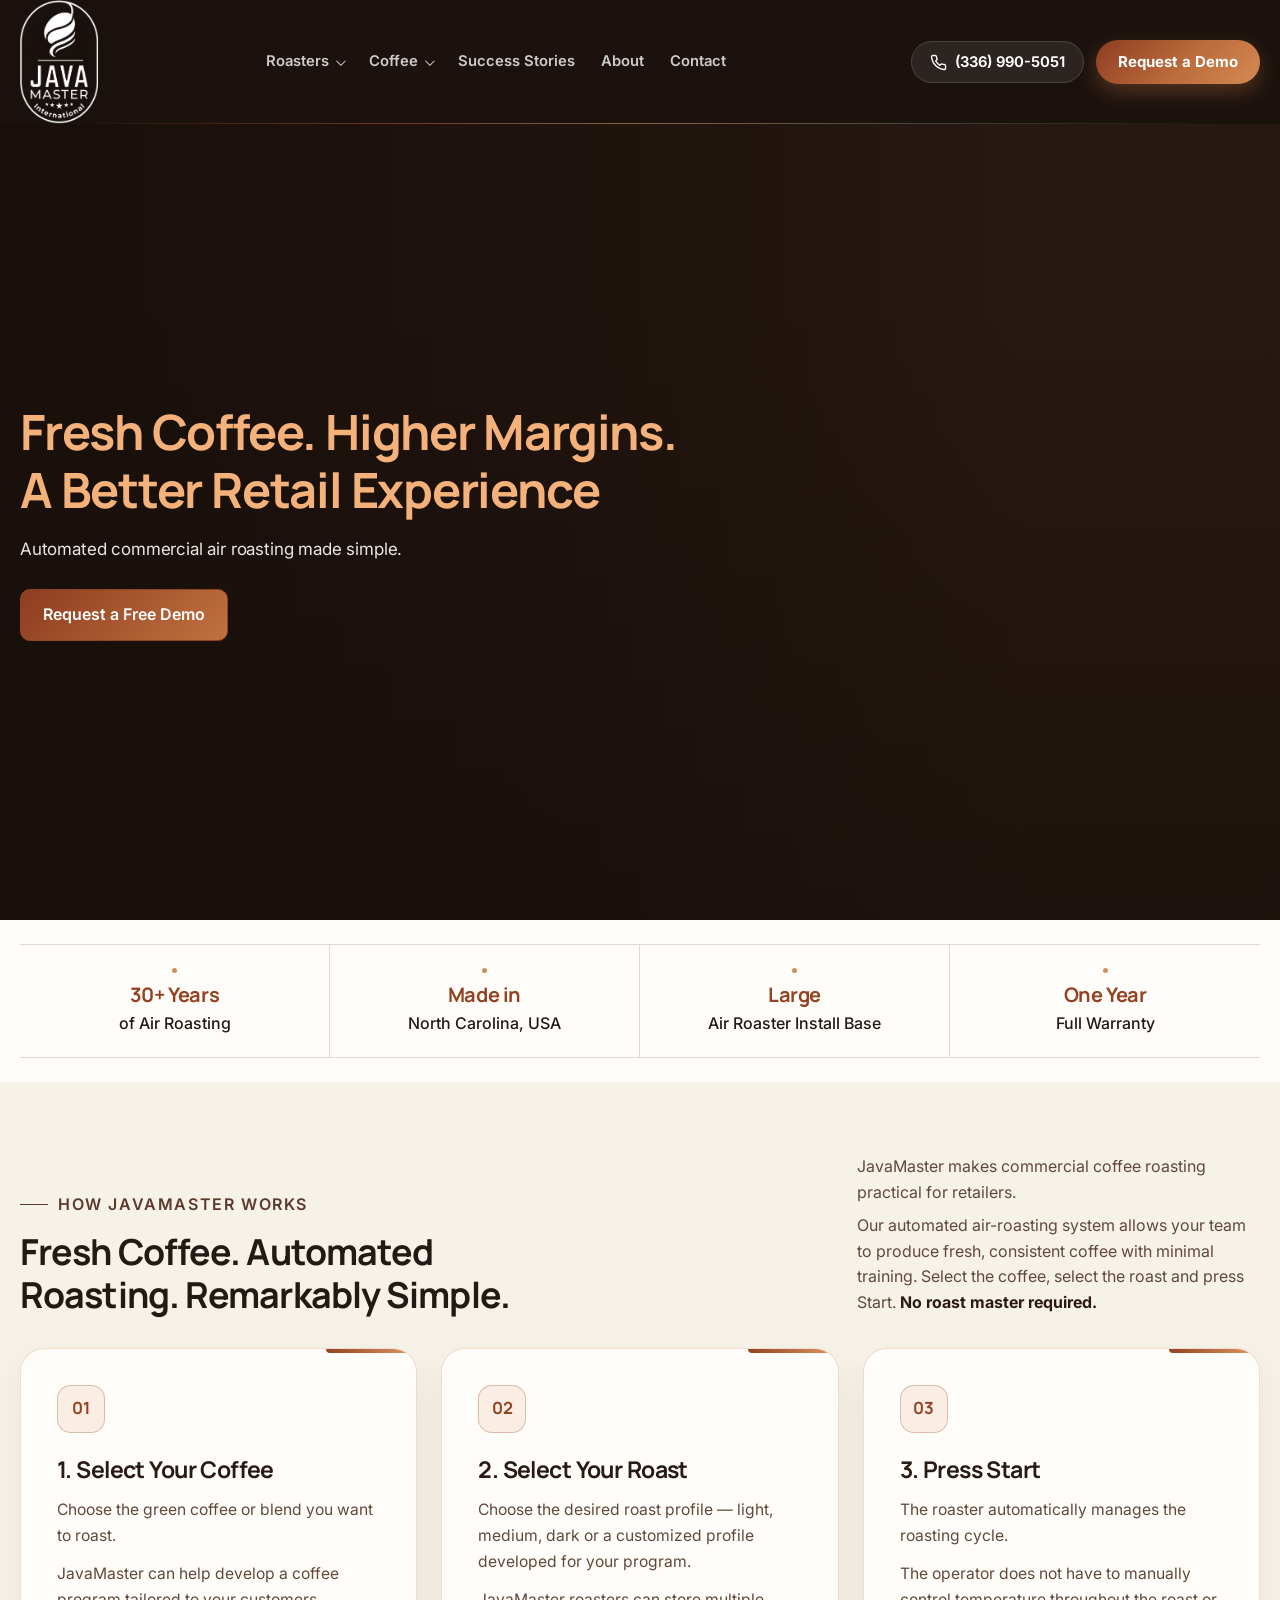
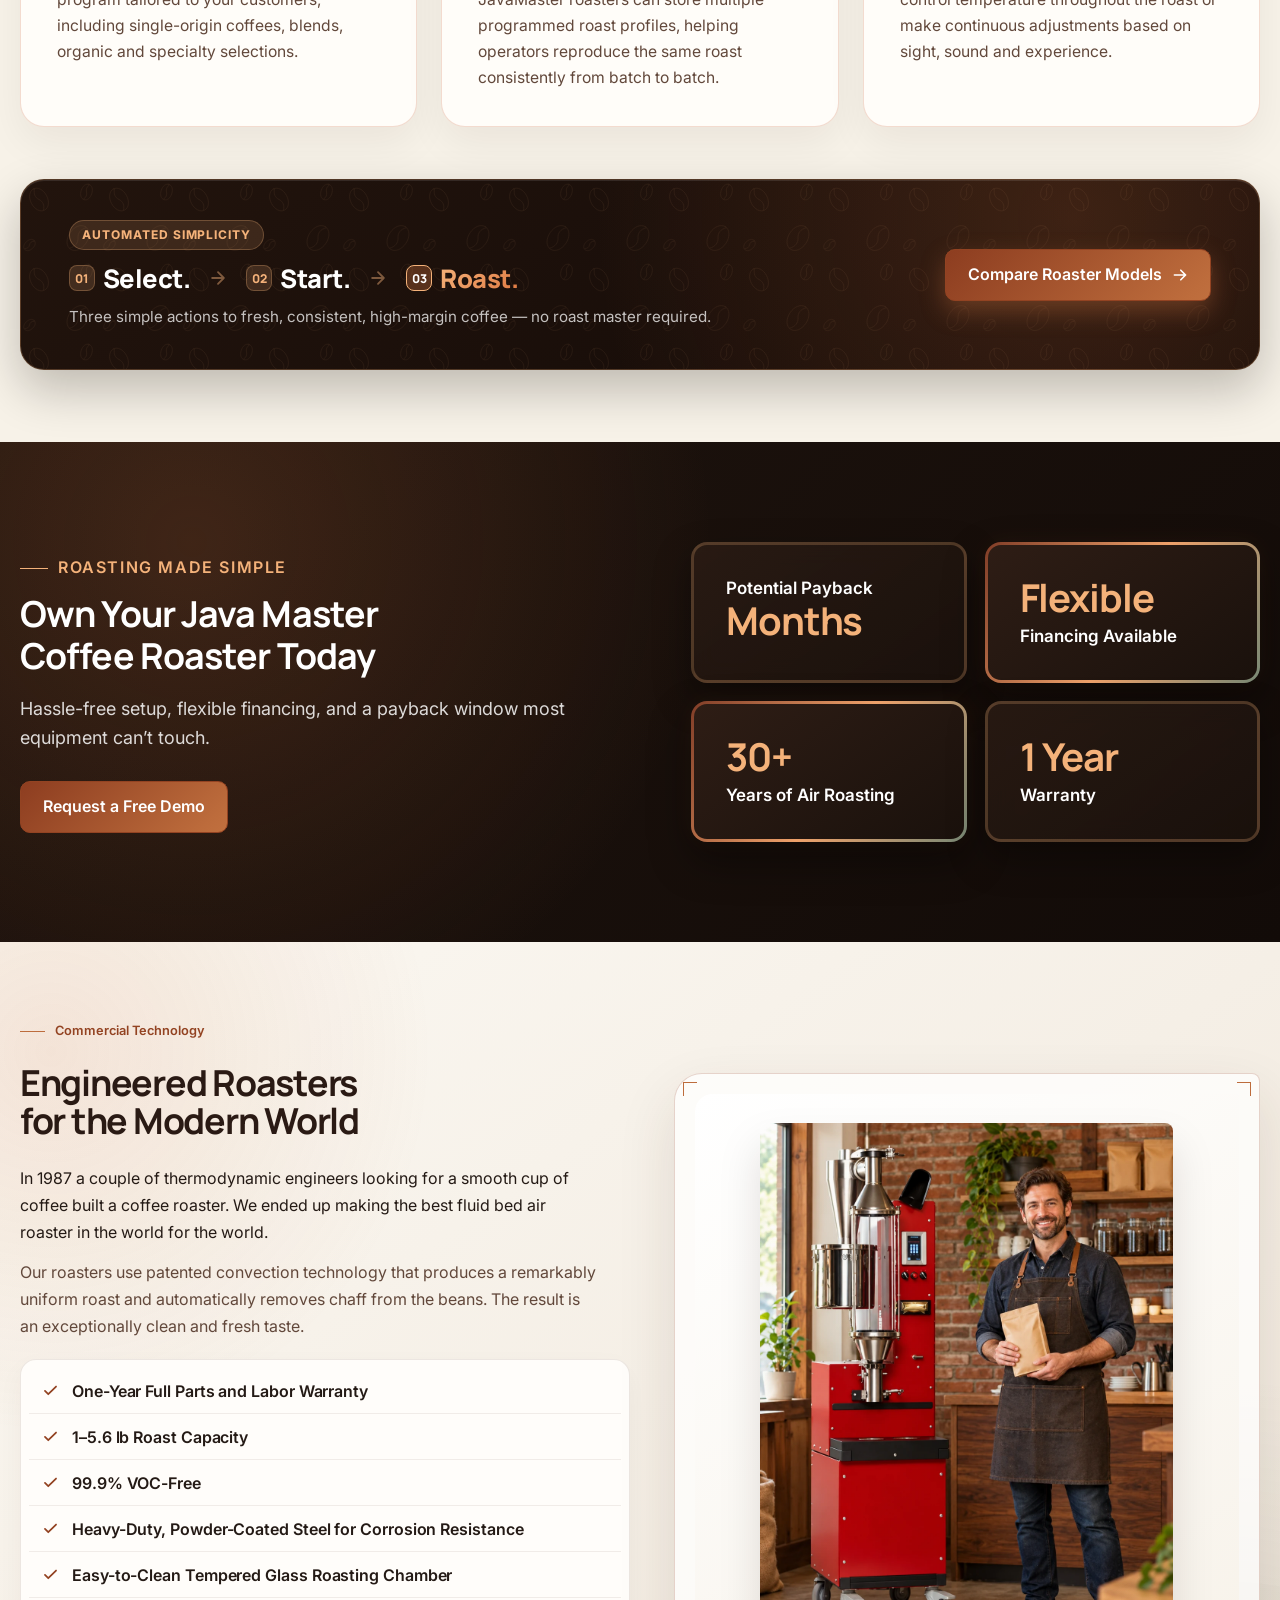
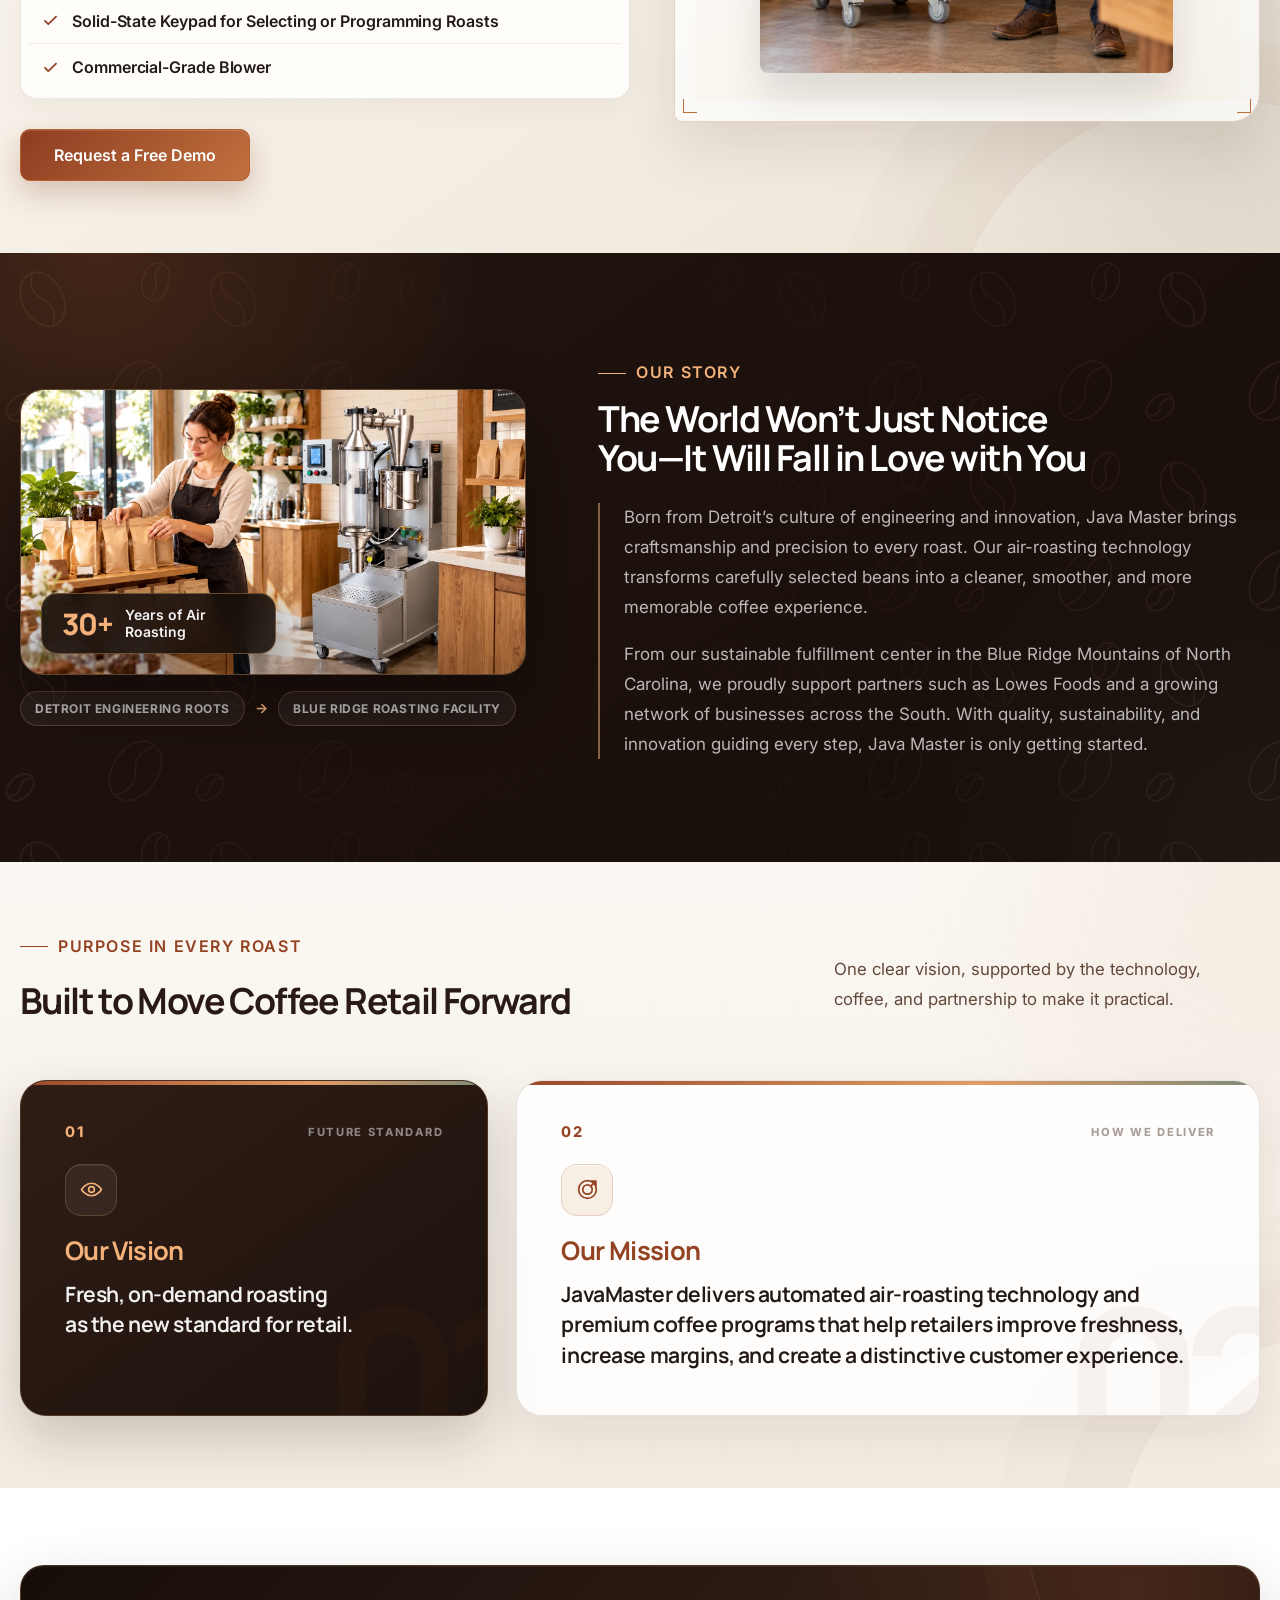
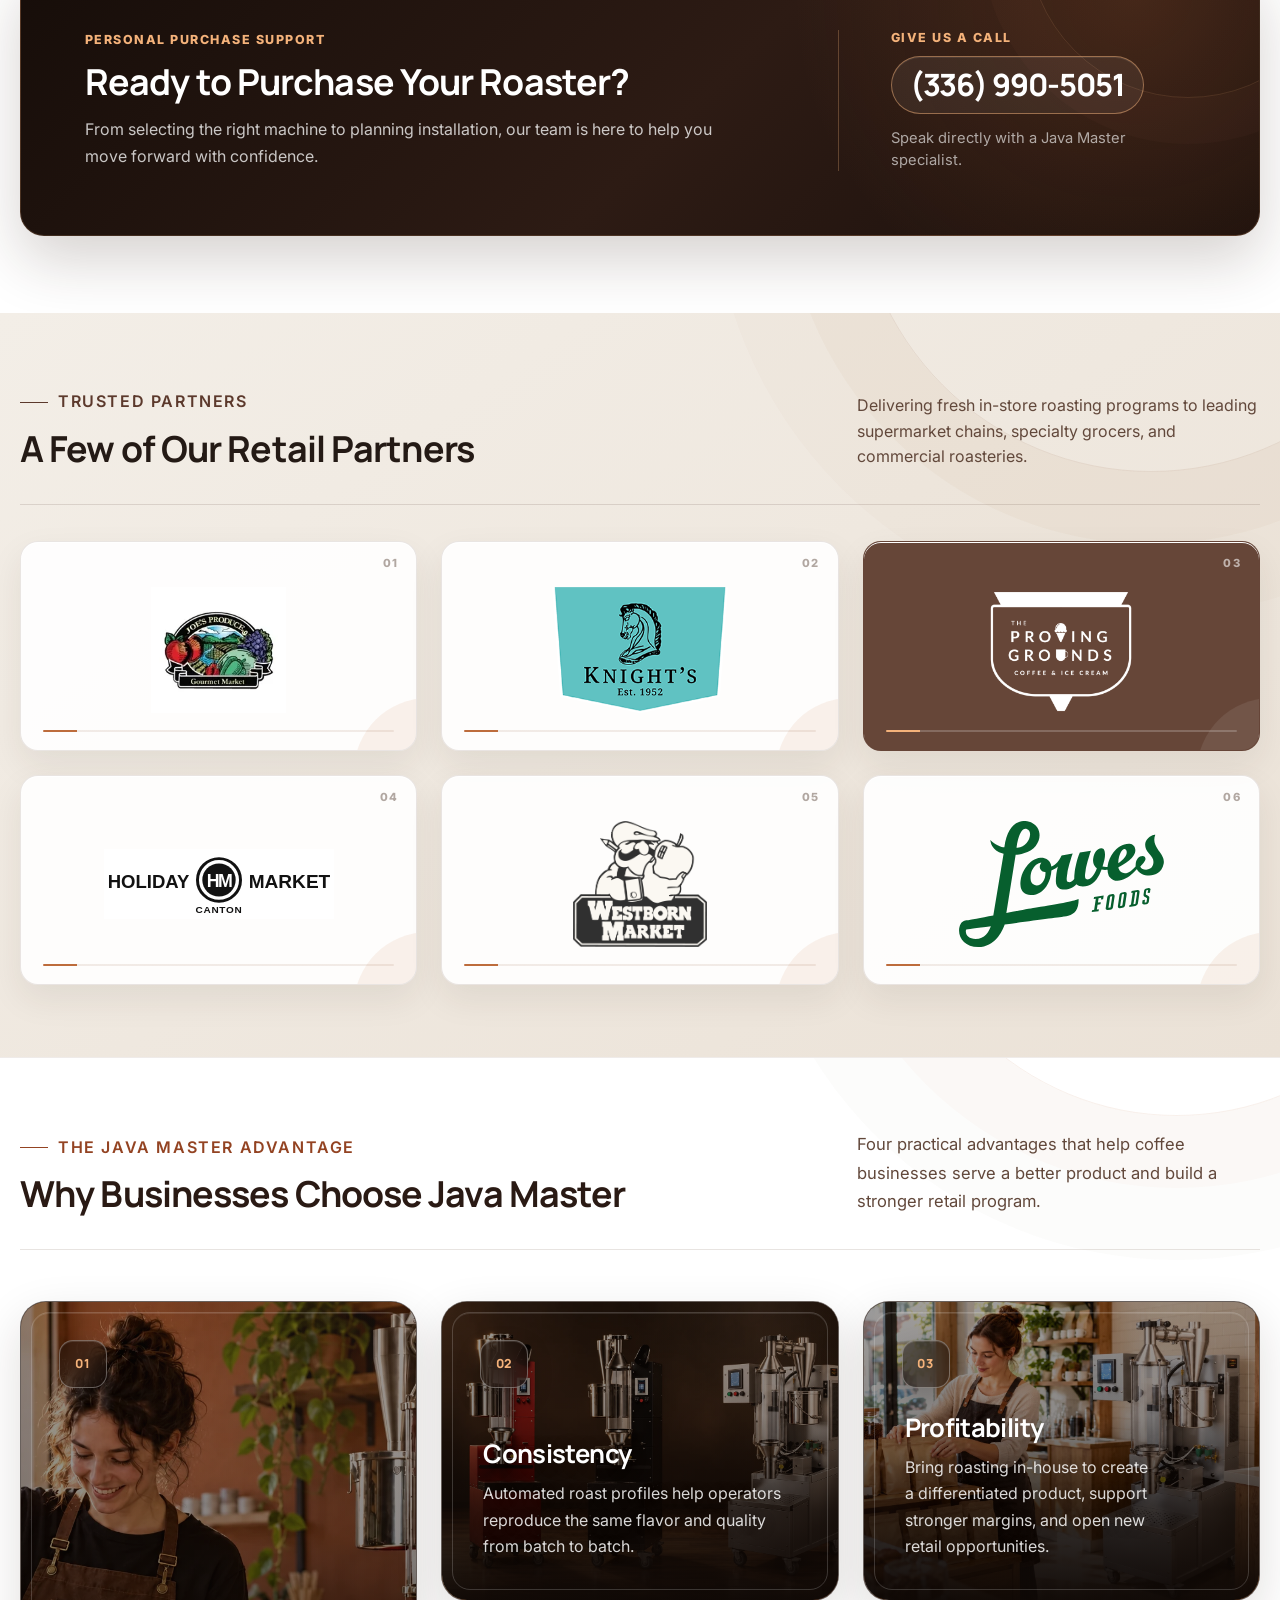
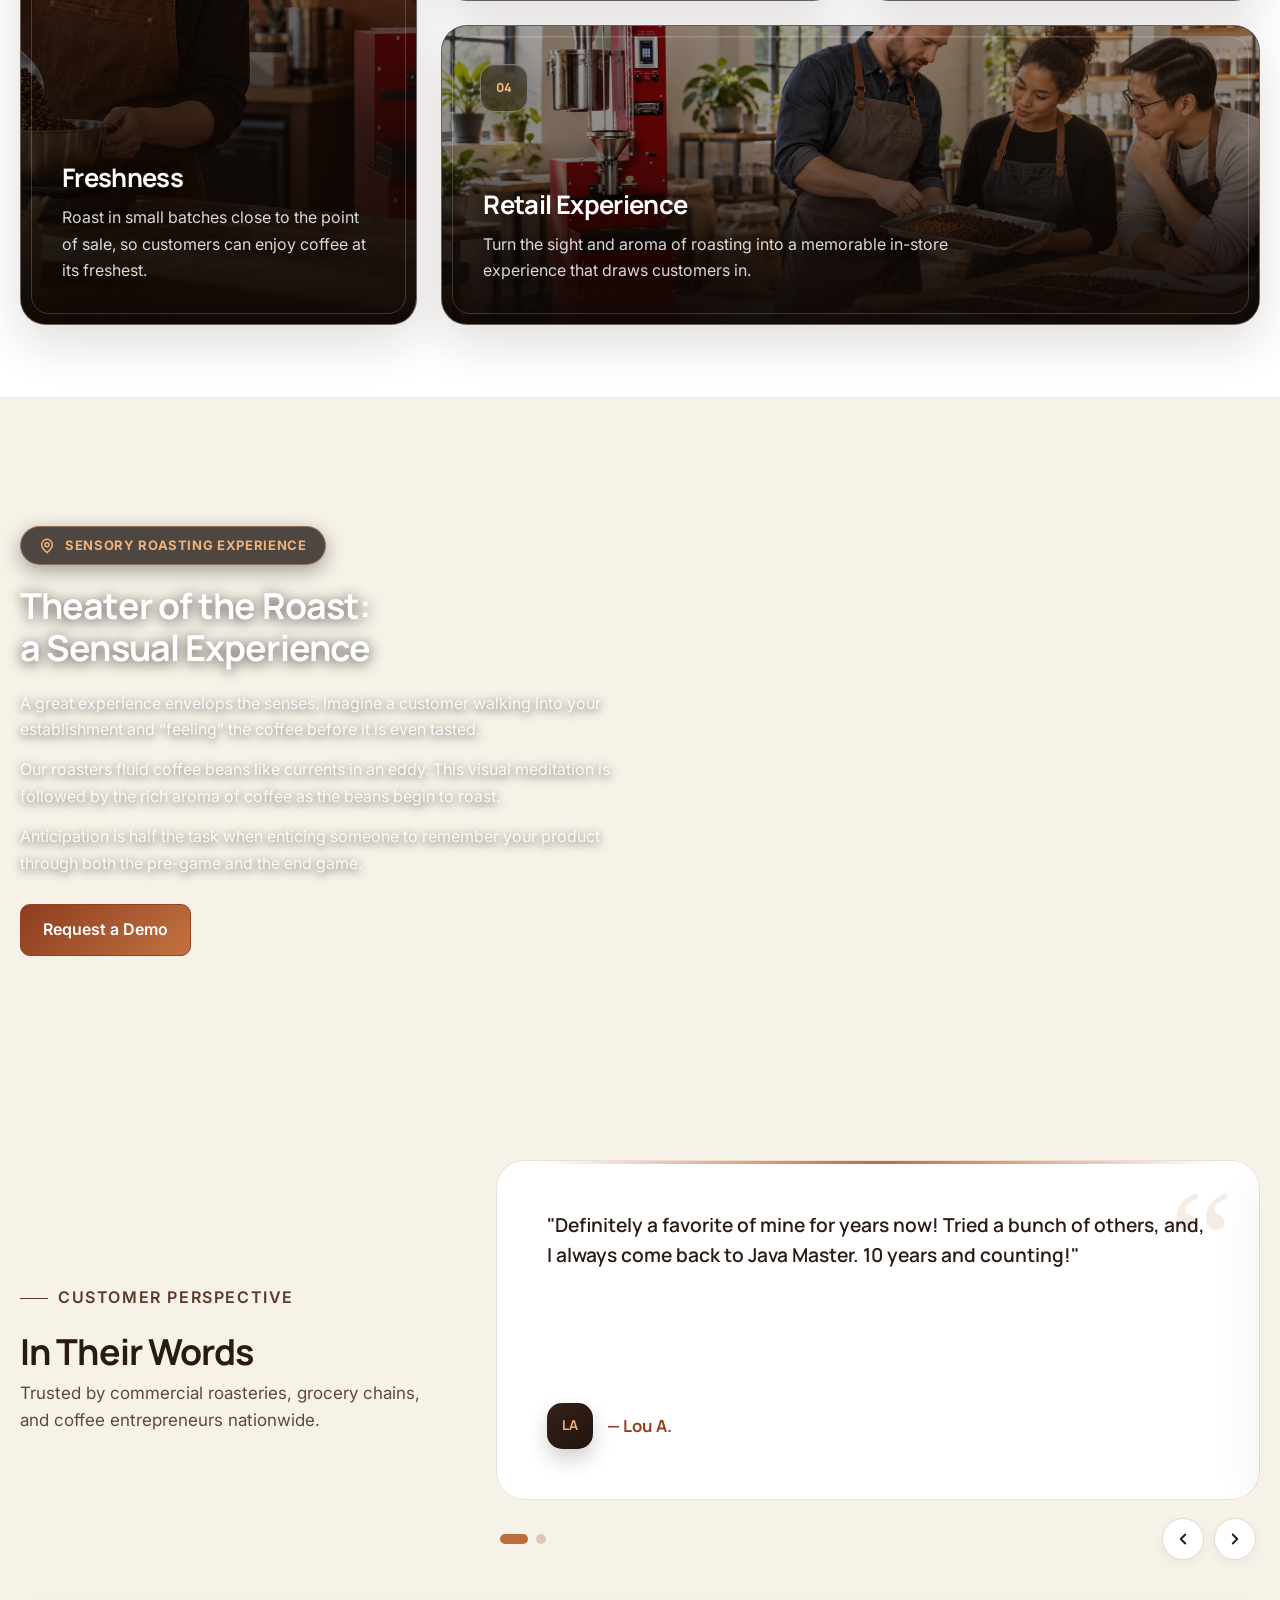
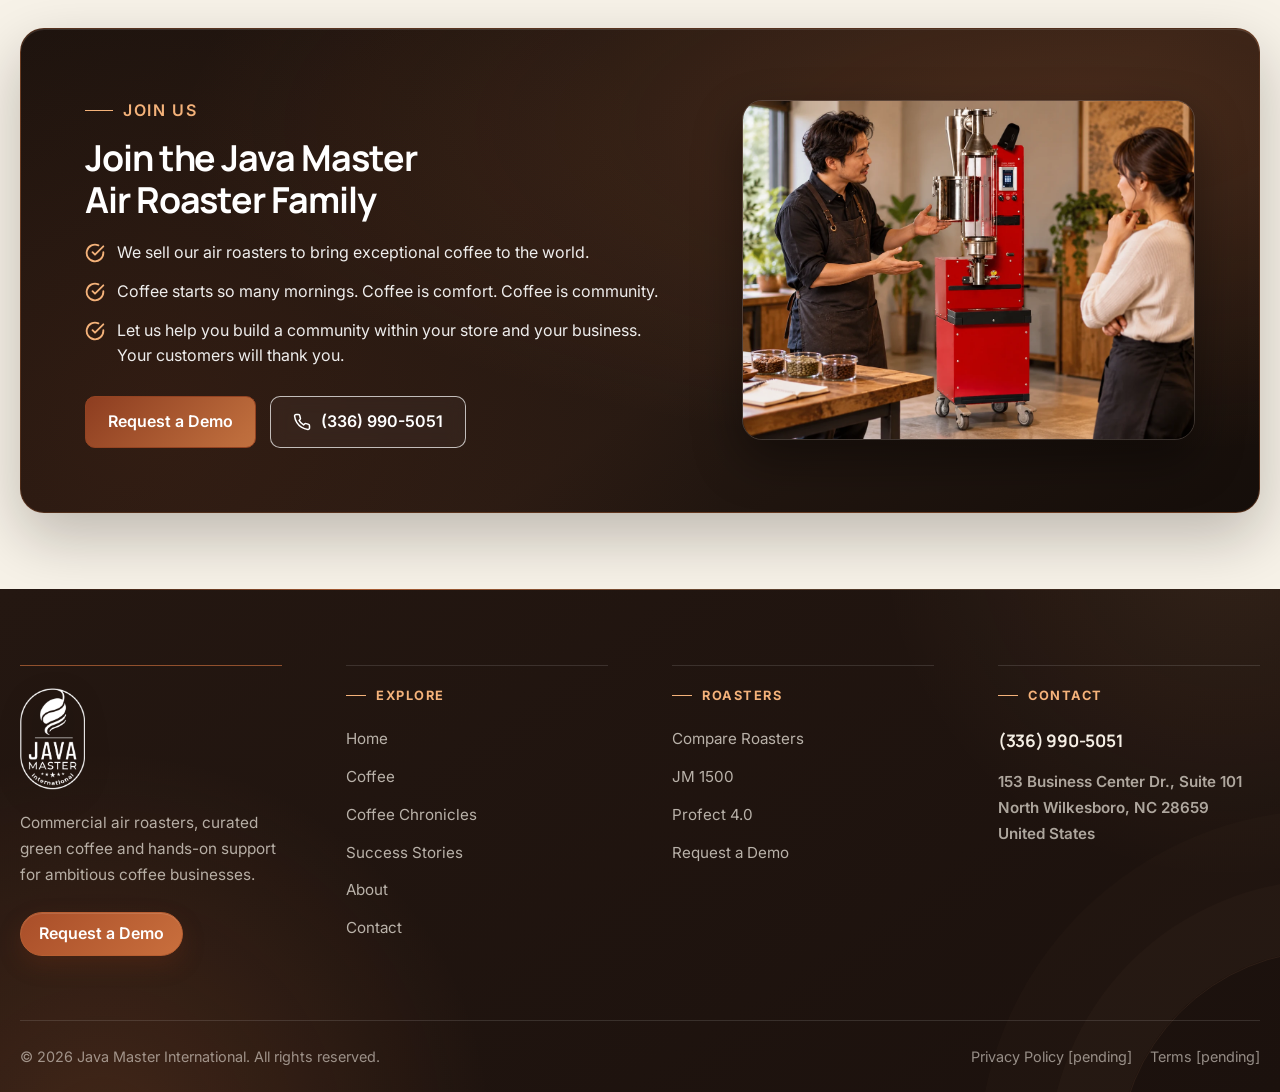
<file: index.html>
<!doctype html>
<html lang="en">
<head>
  <meta charset="utf-8">
  <meta name="viewport" content="width=device-width, initial-scale=1"><link rel="icon" href="assets/images/java-master-favicon-updated.png" type="image/png">
  <title>Java Master International | Build & Grow Your Coffee Business</title>
  <meta name="description" content="Build a memorable coffee program with Java Master commercial air roasters, green coffee, installation, training and ongoing support.">
  <link rel="canonical" href="https://example.com/java-master/">
  <meta property="og:title" content="Build & Grow Your Coffee Business | Java Master">
  <meta property="og:description" content="Commercial air roasting equipment and complete coffee business support.">
  <meta property="og:image" content="https://example.com/assets/images/og-home.jpg">
  <meta property="og:type" content="website">
  <link rel="preload" as="image" href="assets/images/Java-master-hero-bg.png" media="(min-width: 901px)">
  <link rel="preload" as="image" href="assets/images/java-master-hero-tablet-768.webp" media="(max-width: 900px)" type="image/webp">
  <link rel="stylesheet" href="assets/css/style.css">
  <link rel="stylesheet" href="assets/css/responsive.css">
  <!-- Client confirmation required: replace canonical and Open Graph placeholder URLs before launch. -->
  <script type="application/ld+json">{"@context":"https://schema.org","@type":"Organization","name":"Java Master International","url":"https://javamaster.com/","telephone":"+1-336-990-5051","address":{"@type":"PostalAddress","streetAddress":"153 Business Center Dr. Suite 101","addressLocality":"North Wilkesboro","addressRegion":"NC","addressCountry":"US"}}</script>
  <script src="assets/js/main.js" defer></script>
</head>
<body>
  <a class="skip-link" href="#main-content">Skip to content</a>
  <header class="site-header">
  <nav class="nav container" aria-label="Primary navigation">
    <a class="brand" href="index.html" aria-label="Java Master International home"><img class="brand__logo" src="assets/images/java-master-logo-updated-600.png" alt="Java Master International" width="379" height="600"></a>
    <ul class="nav__menu" id="primary-menu">
      <li class="dropdown"><button class="dropdown__toggle" type="button" aria-expanded="false" aria-controls="roaster-menu">Roasters</button><ul class="dropdown__menu" id="roaster-menu"><li><a href="roasters.html">Compare Roasters</a></li><li><a href="jm-1500.html">JM 1500</a></li><li><a href="profect.html">Profect 4.0</a></li></ul></li>
      <li class="dropdown"><button class="dropdown__toggle" type="button" aria-expanded="false" aria-controls="coffee-menu">Coffee</button><ul class="dropdown__menu" id="coffee-menu"><li><a href="coffee.html">Coffee Collections</a></li><li><a href="coffee-chronicles.html">Coffee Chronicles</a></li></ul></li>
      <li><a class="nav__link" href="success-stories.html">Success Stories</a></li>
      <li><a class="nav__link" href="about.html">About</a></li>
      <li><a class="nav__link" href="contact.html">Contact</a></li>
      <li class="nav__mobile-contact"><a href="tel:+13369905051" aria-label="Call (336) 990-5051"><svg aria-hidden="true" viewBox="0 0 24 24" width="18" height="18" fill="none" stroke="currentColor" stroke-width="2" stroke-linecap="round" stroke-linejoin="round"><path d="M22 16.92v3a2 2 0 0 1-2.18 2 19.79 19.79 0 0 1-8.63-3.07 19.5 19.5 0 0 1-6-6 19.79 19.79 0 0 1-3.07-8.67A2 2 0 0 1 4.11 2h3a2 2 0 0 1 2 1.72 12.84 12.84 0 0 0 .7 2.81 2 2 0 0 1-.45 2.11L8.09 9.91a16 16 0 0 0 6 6l1.27-1.27a2 2 0 0 1 2.11-.45 12.84 12.84 0 0 0 2.81.7A2 2 0 0 1 22 16.92z"/></svg><span>(336) 990-5051</span></a></li>
      <li class="nav__mobile-cta"><a class="button button--accent" href="contact.html#demo-form">Request a Demo</a></li>
    </ul>
    <div class="nav__actions">
      <a class="header-phone" href="tel:+13369905051" aria-label="Call Java Master at (336) 990-5051"><svg aria-hidden="true" viewBox="0 0 24 24" width="18" height="18" fill="none" stroke="currentColor" stroke-width="2" stroke-linecap="round" stroke-linejoin="round"><path d="M22 16.92v3a2 2 0 0 1-2.18 2 19.79 19.79 0 0 1-8.63-3.07 19.5 19.5 0 0 1-6-6 19.79 19.79 0 0 1-3.07-8.67A2 2 0 0 1 4.11 2h3a2 2 0 0 1 2 1.72 12.84 12.84 0 0 0 .7 2.81 2 2 0 0 1-.45 2.11L8.09 9.91a16 16 0 0 0 6 6l1.27-1.27a2 2 0 0 1 2.11-.45 12.84 12.84 0 0 0 2.81.7A2 2 0 0 1 22 16.92z"/></svg><span>(336) 990-5051</span></a>
      <a class="button button--small button--accent" href="contact.html#demo-form">Request a Demo</a>
    </div>
    <button class="nav-toggle" type="button" aria-expanded="false" aria-controls="primary-menu" aria-label="Open navigation"><span></span></button>
  </nav>
  <div class="site-search" id="site-search" hidden>
    <div class="site-search__panel">
      <form class="site-search__form" role="search" novalidate>
        <label class="visually-hidden" for="site-search-input">Search Java Master</label>
        <input class="site-search__input" id="site-search-input" type="search" name="q" placeholder="Search roasters, coffee, support…" autocomplete="off">
        <button class="site-search__submit" type="submit">Search</button>
        <button class="search-close" type="button" aria-label="Close site search"><svg aria-hidden="true" viewBox="0 0 24 24"><path d="M6 6l12 12M18 6 6 18"></path></svg></button>
      </form>
      <div class="site-search__results" role="status" aria-live="polite" aria-label="Search results"></div>
    </div>
  </div>
</header>

  <main id="main-content">
    <section class="hero" aria-labelledby="home-title">
      <div class="hero__grid">
        <div class="hero__content">
          <h1 class="hero__title" id="home-title">Fresh Coffee. Higher Margins. A Better Retail Experience</h1>
          <p class="hero__description">Automated commercial air roasting made simple.</p>
          <div class="button-row"><a class="button button--accent" href="contact.html#demo-form">Request a Free Demo</a></div>
        </div>
        <div class="hero__media">
          <picture>
            <source media="(max-width: 900px)" type="image/webp" srcset="assets/images/java-master-hero-tablet-768.webp">
            <img src="assets/images/Java-master-hero-bg.png" alt="Barista working beside a Java Master commercial air roaster in a modern coffee shop" width="2880" height="1280" fetchpriority="high" decoding="async">
          </picture>
        </div>
      </div>
    </section>

    <section class="feature-highlights" aria-label="Java Master highlights">
      <div class="stats container">
        <div class="stat"><strong>30+ Years</strong><span>of Air Roasting</span></div>
        <div class="stat"><strong>Made in</strong><span>North Carolina, USA</span></div>
        <div class="stat"><strong>Large</strong><span>Air Roaster Install Base</span></div>
        <div class="stat"><strong>One Year</strong><span>Full Warranty</span></div>
      </div>
      <!-- Client confirmation required: verify all statistics and warranty wording against current signed product documentation before launch. -->
    </section>

    <section class="section" aria-labelledby="process-title">
      <div class="container">
        <div class="section__head">
          <div>
            <span class="eyebrow">HOW JAVAMASTER WORKS</span>
            <h2 id="process-title">Fresh Coffee. Automated Roasting. Remarkably Simple.</h2>
          </div>
          <div class="section__head-desc">
            <p>JavaMaster makes commercial coffee roasting practical for retailers.</p>
            <p>Our automated air-roasting system allows your team to produce fresh, consistent coffee with minimal training. Select the coffee, select the roast and press Start. <strong>No roast master required.</strong></p>
          </div>
        </div>
        <div class="process reveal">
          <article class="process__item">
            <h3>1. Select Your Coffee</h3>
            <p>Choose the green coffee or blend you want to roast.</p>
            <p>JavaMaster can help develop a coffee program tailored to your customers, including single-origin coffees, blends, organic and specialty selections.</p>
          </article>
          <article class="process__item">
            <h3>2. Select Your Roast</h3>
            <p>Choose the desired roast profile — light, medium, dark or a customized profile developed for your program.</p>
            <p>JavaMaster roasters can store multiple programmed roast profiles, helping operators reproduce the same roast consistently from batch to batch.</p>
          </article>
          <article class="process__item">
            <h3>3. Press Start</h3>
            <p>The roaster automatically manages the roasting cycle.</p>
            <p>The operator does not have to manually control temperature throughout the roast or make continuous adjustments based on sight, sound and experience.</p>
          </article>
        </div>
        <div class="process__tagline-banner">
          <div class="process__tagline-info">
            <span class="process__tagline-badge">Automated Simplicity</span>
            <div class="process__tagline-sequence" aria-label="Process steps: Select, Start, Roast">
              <div class="tagline-step">
                <span class="step-num">01</span>
                <span class="step-label">Select.</span>
              </div>
              <span class="step-arrow" aria-hidden="true">
                <svg viewBox="0 0 24 24"><path d="M5 12h14M12 5l7 7-7 7"/></svg>
              </span>
              <div class="tagline-step">
                <span class="step-num">02</span>
                <span class="step-label">Start.</span>
              </div>
              <span class="step-arrow" aria-hidden="true">
                <svg viewBox="0 0 24 24"><path d="M5 12h14M12 5l7 7-7 7"/></svg>
              </span>
              <div class="tagline-step tagline-step--highlight">
                <span class="step-num">03</span>
                <span class="step-label">Roast.</span>
              </div>
            </div>
            <p class="process__tagline-note">Three simple actions to fresh, consistent, high-margin coffee — no roast master required.</p>
          </div>
          <div class="process__tagline-action">
            <a class="button button--accent" href="roasters.html">
              <span>Compare Roaster Models</span>
              <svg class="button__arrow" viewBox="0 0 20 20" width="16" height="16" fill="currentColor" aria-hidden="true"><path fill-rule="evenodd" d="M10.293 3.293a1 1 0 011.414 0l6 6a1 1 0 010 1.414l-6 6a1 1 0 01-1.414-1.414L14.586 11H3a1 1 0 110-2h11.586l-4.293-4.293a1 1 0 010-1.414z" clip-rule="evenodd"/></svg>
            </a>
          </div>
        </div>
      </div>
    </section>

    <!-- SECTION 3 — Roasting Made Simple -->
    <section class="section section--dark section--simple-roast-dark" aria-labelledby="simple-roast-title">
      <div class="container">
        <div class="split split--simple-roast">
          <div class="simple-roast__content">
            <span class="eyebrow">Roasting Made Simple</span>
            <h2 id="simple-roast-title">Own Your Java Master Coffee Roaster Today</h2>
            <p class="simple-roast__desc">Hassle-free setup, flexible financing, and a payback window most equipment can’t touch.</p>
            <div class="button-row">
              <a class="button button--accent" href="contact.html#demo-form">Request a Free Demo</a>
            </div>
          </div>
          <div class="payback-grid">
            <article class="payback-card">
              <span class="payback-card__label">Potential Payback</span>
              <strong class="payback-card__value">Months</strong>
            </article>
            <article class="payback-card">
              <strong class="payback-card__value">Flexible </strong>
              <span class="payback-card__label">Financing Available</span>
            </article>
            <article class="payback-card">
              <strong class="payback-card__value">30+</strong>
              <span class="payback-card__label">Years of Air Roasting</span>
            </article>
            <article class="payback-card">
              <strong class="payback-card__value">1 Year</strong>
              <span class="payback-card__label">Warranty</span>
            </article>
          </div>
        </div>
      </div>
    </section>

    <!-- SECTION 4 — Engineered Roasters -->
    <section class="section section--paper section--tech-roasters" aria-labelledby="engineered-roasters-title">
      <div class="container">
        <div class="tech-roasters-layout">
          <figure class="tech-roasters__visual">
            <div class="tech-blueprint-frame">
              <span class="tech-frame-corner tech-frame-corner--tl" aria-hidden="true"></span>
              <span class="tech-frame-corner tech-frame-corner--tr" aria-hidden="true"></span>
              <span class="tech-frame-corner tech-frame-corner--bl" aria-hidden="true"></span>
              <span class="tech-frame-corner tech-frame-corner--br" aria-hidden="true"></span>
              <div class="tech-roasters__image-matte">
                <img src="assets/images/engineered-roasters-modern-world.webp" alt="Coffee shop owner standing beside a red Java Master commercial air roaster" width="1086" height="1448" loading="lazy" decoding="async">
              </div>
            </div>
          </figure>

          <div class="tech-roasters__content">
            <span class="eyebrow">Commercial Technology</span>
            <h2 id="engineered-roasters-title">Engineered Roasters for the Modern World</h2>
            <div class="tech-roasters__summary">
              <p class="tech-roasters__intro">In 1987 a couple of thermodynamic engineers looking for a smooth cup of coffee built a coffee roaster. We ended up making the best fluid bed air roaster in the world for the world.</p>
              <p class="tech-roasters__intro-sub">Our roasters use patented convection technology that produces a remarkably uniform roast and automatically removes chaff from the beans. The result is an exceptionally clean and fresh taste.</p>
            </div>
            <ul class="tech-spec-list" role="list">
              <li><svg class="spec-icon" aria-hidden="true" viewBox="0 0 24 24"><path d="m5 12.5 4.2 4.2L19 7"/></svg><strong>One-Year Full Parts and Labor Warranty</strong></li>
              <li><svg class="spec-icon" aria-hidden="true" viewBox="0 0 24 24"><path d="m5 12.5 4.2 4.2L19 7"/></svg><strong>1–5.6 lb Roast Capacity</strong></li>
              <li><svg class="spec-icon" aria-hidden="true" viewBox="0 0 24 24"><path d="m5 12.5 4.2 4.2L19 7"/></svg><strong>99.9% VOC-Free</strong></li>
              <li><svg class="spec-icon" aria-hidden="true" viewBox="0 0 24 24"><path d="m5 12.5 4.2 4.2L19 7"/></svg><strong>Heavy-Duty, Powder-Coated Steel for Corrosion Resistance</strong></li>
              <li><svg class="spec-icon" aria-hidden="true" viewBox="0 0 24 24"><path d="m5 12.5 4.2 4.2L19 7"/></svg><strong>Easy-to-Clean Tempered Glass Roasting Chamber</strong></li>
              <li><svg class="spec-icon" aria-hidden="true" viewBox="0 0 24 24"><path d="m5 12.5 4.2 4.2L19 7"/></svg><strong>Solid-State Keypad for Selecting or Programming Roasts</strong></li>
              <li><svg class="spec-icon" aria-hidden="true" viewBox="0 0 24 24"><path d="m5 12.5 4.2 4.2L19 7"/></svg><strong>Commercial-Grade Blower</strong></li>
            </ul>
            <div class="specs-panel__footer">
              <a class="button button--accent" href="contact.html#demo-form">Request a Free Demo</a>
            </div>
          </div>
        </div>
      </div>
    </section>

    <!-- SECTION 5 — Our Story -->
    <section class="section section--story-brand" aria-labelledby="story-editorial-title">
      <div class="container">
        <div class="story-brand">
          <div class="story-brand__media-col">
            <div class="story-brand__image-wrap">
              <img src="assets/images/11-profect-shop-owner.webp" alt="Coffee shop owner packaging freshly roasted coffee beside a Java Master Profect roaster" width="1680" height="945" loading="lazy">
              <div class="story-brand__stat-badge" aria-label="30 plus years of air roasting leadership">
                <span class="stat-badge__num">30+</span>
                <span class="stat-badge__label">Years of Air Roasting</span>
              </div>
            </div>
            <div class="story-brand__heritage-strip">
              <span class="heritage-pill">Detroit Engineering Roots</span>
              <span class="heritage-sep" aria-hidden="true">→</span>
              <span class="heritage-pill">Blue Ridge Roasting Facility</span>
            </div>
          </div>
          <div class="story-brand__content-col">
            <span class="eyebrow">Our Story</span>
            <h2 id="story-editorial-title">The World Won’t Just Notice You—It Will Fall in Love with You</h2>
            <div class="story-brand__body">
              <p>Born from Detroit’s culture of engineering and innovation, Java Master brings craftsmanship and precision to every roast. Our air-roasting technology transforms carefully selected beans into a cleaner, smoother, and more memorable coffee experience.</p>
              <p>From our sustainable fulfillment center in the Blue Ridge Mountains of North Carolina, we proudly support partners such as Lowes Foods and a growing network of businesses across the South. With quality, sustainability, and innovation guiding every step, Java Master is only getting started.</p>
            </div>
          </div>
        </div>
      </div>
    </section>

    <!-- SECTION 6 — Vision and Mission -->
    <section class="section vision-mission" aria-labelledby="vision-mission-title">
      <div class="container vision-mission__layout">
        <header class="vision-mission__intro">
          <span class="eyebrow">Purpose in Every Roast</span>
          <h2 id="vision-mission-title">Built to Move Coffee Retail Forward</h2>
          <p>One clear vision, supported by the technology, coffee, and partnership to make it practical.</p>
        </header>
        <div class="vision-mission__cards">
          <article class="purpose-card purpose-card--vision">
            <div class="purpose-card__meta"><span>01</span><span>Future Standard</span></div>
            <div class="purpose-card__icon" aria-hidden="true"><svg viewBox="0 0 24 24"><path d="M2.5 12s3.5-6 9.5-6 9.5 6 9.5 6-3.5 6-9.5 6-9.5-6-9.5-6Z"/><circle cx="12" cy="12" r="2.75"/></svg></div>
            <h3>Our Vision</h3>
            <p>Fresh, on-demand roasting as the new standard for retail.</p>
          </article>
          <article class="purpose-card purpose-card--mission">
            <div class="purpose-card__meta"><span>02</span><span>How We Deliver</span></div>
            <div class="purpose-card__icon" aria-hidden="true"><svg viewBox="0 0 24 24"><circle cx="12" cy="12" r="8.5"/><circle cx="12" cy="12" r="4.5"/><path d="m15 9 5-5m0 0v4m0-4h-4"/></svg></div>
            <h3>Our Mission</h3>
            <p>JavaMaster delivers automated air-roasting technology and premium coffee programs that help retailers improve freshness, increase margins, and create a distinctive customer experience.</p>
          </article>
        </div>
      </div>
    </section>

    <!-- SECTION 7 — Purchase Assistance CTA -->
    <section class="section--tight section--purchase-cta" aria-labelledby="purchase-cta-title">
      <div class="container">
        <div class="purchase-cta">
          <div class="purchase-cta__content">
            <span class="purchase-cta__eyebrow">Personal Purchase Support</span>
            <h2 id="purchase-cta-title">Ready to Purchase Your Roaster?</h2>
            <p class="purchase-cta__sub">From selecting the right machine to planning installation, our team is here to help you move forward with confidence.</p>
          </div>
          <div class="purchase-cta__contact">
            <span class="purchase-cta__label">Give Us a Call</span>
            <a class="purchase-cta__phone-link" href="tel:+13369905051" aria-label="Call Java Master at (336) 990-5051">(336) 990-5051</a>
            <span class="purchase-cta__note">Speak directly with a Java Master specialist.</span>
          </div>
        </div>
      </div>
    </section>

    <!-- SECTION 8 — Retail Partners -->
    <section class="section section--sage section--retail-partners" aria-labelledby="partners-title">
      <div class="container">
        <div class="section__head">
          <div>
            <span class="eyebrow">Trusted Partners</span>
            <h2 id="partners-title">A Few of Our Retail Partners</h2>
          </div>
          <p>Delivering fresh in-store roasting programs to leading supermarket chains, specialty grocers, and commercial roasteries.</p>
        </div>
        <div class="partner-image-grid" role="list" aria-label="Featured retail partners">
          <article class="partner-logo-card" role="listitem">
            <span class="partner-logo-card__index" aria-hidden="true">01</span>
            <div class="partner-logo-card__logo"><img src="assets/images/partners/joes-produce.webp" alt="Joe’s Produce Gourmet Market" width="200" height="187" loading="lazy"></div>
          </article>
          <article class="partner-logo-card" role="listitem">
            <span class="partner-logo-card__index" aria-hidden="true">02</span>
            <div class="partner-logo-card__logo"><img src="assets/images/partners/knights-market.png" alt="Knight’s Market, established 1952" width="292" height="187" loading="lazy"></div>
          </article>
          <article class="partner-logo-card partner-logo-card--proving" role="listitem">
            <span class="partner-logo-card__index" aria-hidden="true">03</span>
            <div class="partner-logo-card__logo partner-logo-card__logo--crop"><img src="assets/images/partners/proving-grounds.png" alt="The Proving Grounds Coffee and Ice Cream" width="1000" height="1000" loading="lazy"></div>
          </article>
          <article class="partner-logo-card" role="listitem">
            <span class="partner-logo-card__index" aria-hidden="true">04</span>
            <div class="partner-logo-card__logo"><img src="assets/images/partners/holiday-market-canton.svg" alt="Holiday Market Canton" width="620" height="190" loading="lazy"></div>
          </article>
          <article class="partner-logo-card" role="listitem">
            <span class="partner-logo-card__index" aria-hidden="true">05</span>
            <div class="partner-logo-card__logo"><img src="assets/images/partners/westborn-market.png" alt="Westborn Market" width="633" height="592" loading="lazy"></div>
          </article>
          <article class="partner-logo-card" role="listitem">
            <span class="partner-logo-card__index" aria-hidden="true">06</span>
            <div class="partner-logo-card__logo"><img src="assets/images/partners/lowes-foods.svg" alt="Lowes Foods" width="185" height="114" loading="lazy"></div>
          </article>
        </div>
      </div>
    </section>

    <!-- SECTION 9 — Benefits -->
    <section class="section section--why-choose" aria-labelledby="why-choose-title">
      <div class="container">
        <div class="section__head">
          <div>
            <span class="eyebrow">The Java Master Advantage</span>
            <h2 id="why-choose-title">Why Businesses Choose Java Master</h2>
          </div>
          <p>Four practical advantages that help coffee businesses serve a better product and build a stronger retail program.</p>
        </div>
        <div class="feature-grid">
          <article class="feature-card">
            <div class="feature-card__media">
              <img src="assets/images/02-red-retail-counter.webp" alt="Coffee professional preparing freshly roasted beans beside a red Java Master roaster" width="1536" height="1024" loading="lazy">
            </div>
            <div class="feature-card__body">
              <h3>Freshness</h3>
              <p>Roast in small batches close to the point of sale, so customers can enjoy coffee at its freshest.</p>
            </div>
          </article>
          <article class="feature-card">
            <div class="feature-card__media">
              <img src="assets/images/consistency-businesses.webp" alt="Red, black, and stainless Java Master commercial air roasters presented together" width="1672" height="941" loading="lazy">
            </div>
            <div class="feature-card__body">
              <h3>Consistency</h3>
              <p>Automated roast profiles help operators reproduce the same flavor and quality from batch to batch.</p>
            </div>
          </article>
          <article class="feature-card">
            <div class="feature-card__media">
              <img src="assets/images/11-profect-shop-owner.webp" alt="Coffee shop owner packaging coffee beside a Java Master Profect roaster" width="1680" height="945" loading="lazy">
            </div>
            <div class="feature-card__body">
              <h3>Profitability</h3>
              <p>Bring roasting in-house to create a differentiated product, support stronger margins, and open new retail opportunities.</p>
            </div>
          </article>
          <article class="feature-card">
            <div class="feature-card__media">
              <img src="assets/images/retail-experience-businesses.webp" alt="Coffee professionals evaluating roasted beans beside a red Java Master air roaster" width="1672" height="941" loading="lazy">
            </div>
            <div class="feature-card__body">
              <h3>Retail Experience</h3>
              <p>Turn the sight and aroma of roasting into a memorable in-store experience that draws customers in.</p>
            </div>
          </article>
        </div>
      </div>
    </section>

    <!-- SECTION 10 — The Roasting Experience -->
    <section class="section section--theater-cinematic" aria-labelledby="theater-title">
      <div class="container">
        <div class="theater-cinematic__card">
          <div class="theater-cinematic__sensory-badge">
            <svg class="sensory-icon" aria-hidden="true" viewBox="0 0 24 24"><path d="M12 2a8 8 0 0 0-8 8c0 5 8 12 8 12s8-7 8-12a8 8 0 0 0-8-8z"/><circle cx="12" cy="10" r="3"/></svg>
            <span>Sensory Roasting Experience</span>
          </div>
          <h2 id="theater-title" class="theater-cinematic__title">Theater of the Roast: a Sensual Experience</h2>
          <div class="theater-cinematic__paragraphs">
            <p class="theater-cinematic__lead">A great experience envelops the senses. Imagine a customer walking into your establishment and “feeling” the coffee before it is even tasted.</p>
            <p>Our roasters fluid coffee beans like currents in an eddy. This visual meditation is followed by the rich aroma of coffee as the beans begin to roast.</p>
            <p>Anticipation is half the task when enticing someone to remember your product through both the pre-game and the end game.</p>
          </div>
          <div class="theater-cinematic__action">
            <a class="button button--accent" href="contact.html#demo-form">Request a Demo</a>
          </div>
        </div>
      </div>
    </section>

    <!-- SECTION 11 — Curated Coffee Beans -->
    <section class="section section--paper section--curated-beans" aria-labelledby="curated-beans-title">
      <div class="container">
        <div class="split split--curated-beans">
          <div class="curated-beans__content">
            <span class="eyebrow">Green Bean Program</span>
            <h2 id="curated-beans-title">Curated Beans,<br>Our Expertise to You</h2>
            <p>Our Green Bean Team is attentive to every important element involved in farming our beans. They consider harvest time, drying processes, soil, and climate conditions to ensure the finest flavors—beans that can stand alone or contribute to the perfect blend.</p>
            <p>Establishing exactly the right flavor mix and roast parameters for every bean is like alchemy. Our coffee alchemists iterate to find the formula that creates a full-flavored profile capable of delighting even the most refined palate. They craft coffee gold.</p>
            <p>We know how our beans are farmed, who farms them, and that the flavors are something they love—and that you and your customers will love too.</p>
            <ul class="bean-highlights" role="list">
              <li class="bean-badge"><svg class="badge-icon" aria-hidden="true" viewBox="0 0 24 24"><path d="m6.5 12.5 3.5 3.5 7.5-8"/></svg><span>Fresh Roasted</span></li>
              <li class="bean-badge"><svg class="badge-icon" aria-hidden="true" viewBox="0 0 24 24"><path d="m6.5 12.5 3.5 3.5 7.5-8"/></svg><span>Finest 100% Arabica Coffee Beans</span></li>
            </ul>
            <div class="button-row">
              <a class="button button--accent" href="coffee.html">View Green Coffee Collections</a>
            </div>
          </div>
          <div class="curated-beans__media">
            <img src="assets/images/curated-coffee-cherries-v2.jpg" alt="Coffee farmers hand-sorting freshly harvested red coffee cherries" width="1800" height="2700" loading="lazy" decoding="async">
          </div>
        </div>
      </div>
    </section>

    <!-- SECTION 12 — Customer Support Benefits -->
    <section class="section section--dark section--support-dark" aria-labelledby="start-roasting-title">
      <div class="container">
        <div class="section__head">
          <div>
            <span class="eyebrow">Complete Business Support</span>
            <h2 id="start-roasting-title">Everything You Need to Start Roasting</h2>
          </div>
          <p>Comprehensive turnkey support from equipment financing to delivery, setup, and lifelong durability.</p>
        </div>
        <div class="support-cards-grid">
          <article class="support-feature-card">
            <div class="support-feature-card__icon" aria-hidden="true">
              <svg viewBox="0 0 24 24"><line x1="12" y1="1" x2="12" y2="23"/><path d="M17 5H9.5a3.5 3.5 0 0 0 0 7h5a3.5 3.5 0 0 1 0 7H6"/></svg>
            </div>
            <h3>Financing Available</h3>
            <p>We’ve partnered with Specialty Coffee Finance to make financing easy and convenient for you.</p>
          </article>
          <article class="support-feature-card">
            <div class="support-feature-card__icon" aria-hidden="true">
              <svg viewBox="0 0 24 24"><rect x="1" y="3" width="15" height="13"/><polygon points="16 8 20 8 23 11 23 16 16 16 8"/><circle cx="5.5" cy="18.5" r="2.5"/><circle cx="18.5" cy="18.5" r="2.5"/></svg>
            </div>
            <h3>Easy Installation</h3>
            <p>We ship and deliver within weeks through our exclusive all-inclusive service.</p>
          </article>
          <article class="support-feature-card">
            <div class="support-feature-card__icon" aria-hidden="true">
              <svg viewBox="0 0 24 24"><path d="M12 22s8-4 8-10V5l-8-3-8 3v7c0 6 8 10 8 10z"/></svg>
            </div>
            <h3>One Year Warranty</h3>
            <p>We have roasters in the field that have been running for over 20 years.</p>
          </article>
        </div>
      </div>
    </section>

    <!-- SECTION 13 — Customer Testimonial -->
    <section class="section testimonial-section" aria-labelledby="testimonial-title">
      <div class="container testimonial__layout">
        <div class="testimonial__heading">
          <span class="eyebrow">Customer Perspective</span>
          <h2 id="testimonial-title">In Their Words</h2>
          <p class="testimonial__sub">Trusted by commercial roasteries, grocery chains, and coffee entrepreneurs nationwide.</p>
        </div>
        <div class="testimonial-slider reveal" data-testimonial-slider aria-roledescription="carousel" aria-label="Customer testimonials">
          <div class="testimonial-slider__viewport">
            <div class="testimonial-slider__track" data-slider-track>
              <figure class="coffee-quote testimonial-slider__slide is-active" role="group" aria-roledescription="slide" aria-label="1 of 2">
                <span class="coffee-quote__mark" aria-hidden="true">“</span>
                <blockquote><p>"Definitely a favorite of mine for years now! Tried a bunch of others, and, I always come back to Java Master. 10 years and counting!"</p></blockquote>
                <figcaption><span class="coffee-quote__avatar" aria-hidden="true">LA</span><span>— Lou A.</span></figcaption>
              </figure>
              <figure class="coffee-quote testimonial-slider__slide" role="group" aria-roledescription="slide" aria-label="2 of 2" aria-hidden="true">
                <span class="coffee-quote__mark" aria-hidden="true">“</span>
                <blockquote><p>"First cup of coffee this morning, it was amazing. Absolutely loved it. Very clean and full of flavor. The bloom on with the pour-over was stunning, a dead give away to a freshly roasted coffee. I also stuck my brew time right on 2 minutes 30 seconds. What a way to start the day. Thank you .... Thank you."</p></blockquote>
                <figcaption><span class="coffee-quote__avatar" aria-hidden="true">B</span><span>— Brandon</span></figcaption>
              </figure>
            </div>
          </div>
          <div class="testimonial-slider__controls">
            <div class="testimonial-slider__dots" role="tablist" aria-label="Testimonial slides">
              <button type="button" role="tab" class="testimonial-slider__dot is-active" aria-label="Go to slide 1" aria-selected="true" data-slide-index="0"></button>
              <button type="button" role="tab" class="testimonial-slider__dot" aria-label="Go to slide 2" aria-selected="false" data-slide-index="1"></button>
            </div>
            <div class="testimonial-slider__arrows">
              <button type="button" class="testimonial-slider__arrow testimonial-slider__arrow--prev" aria-label="Previous testimonial" data-slider-prev>
                <svg viewBox="0 0 24 24" width="18" height="18" fill="none" stroke="currentColor" stroke-width="2.5" stroke-linecap="round" stroke-linejoin="round" aria-hidden="true"><polyline points="15 18 9 12 15 6"/></svg>
              </button>
              <button type="button" class="testimonial-slider__arrow testimonial-slider__arrow--next" aria-label="Next testimonial" data-slider-next>
                <svg viewBox="0 0 24 24" width="18" height="18" fill="none" stroke="currentColor" stroke-width="2.5" stroke-linecap="round" stroke-linejoin="round" aria-hidden="true"><polyline points="9 18 15 12 9 6"/></svg>
              </button>
            </div>
          </div>
        </div>
      </div>
    </section>

    <!-- SECTION 14 — Join the Java Master Family -->
    <section class="section section--demo-showcase" aria-labelledby="request-demo-title">
      <div class="container">
        <div class="demo-showcase reveal">
          <div class="demo-showcase__content">
            <span class="eyebrow">Join Us</span>
            <h2 id="request-demo-title">Join the Java Master Air Roaster Family</h2>
            <ul class="family-points" role="list">
              <li><svg class="point-icon" aria-hidden="true" viewBox="0 0 24 24"><path d="M22 11.08V12a10 10 0 1 1-5.93-9.14"/><polyline points="22 4 12 14.01 9 11.01"/></svg><span>We sell our air roasters to bring exceptional coffee to the world.</span></li>
              <li><svg class="point-icon" aria-hidden="true" viewBox="0 0 24 24"><path d="M22 11.08V12a10 10 0 1 1-5.93-9.14"/><polyline points="22 4 12 14.01 9 11.01"/></svg><span>Coffee starts so many mornings. Coffee is comfort. Coffee is community.</span></li>
              <li><svg class="point-icon" aria-hidden="true" viewBox="0 0 24 24"><path d="M22 11.08V12a10 10 0 1 1-5.93-9.14"/><polyline points="22 4 12 14.01 9 11.01"/></svg><span>Let us help you build a community within your store and your business. Your customers will thank you.</span></li>
            </ul>
            <div class="button-row">
              <a class="button button--accent" href="contact.html#demo-form">Request a Demo</a>
              <a class="button button--ghost-light" href="tel:+13369905051" aria-label="Call (336) 990-5051"><svg class="button__icon" aria-hidden="true" viewBox="0 0 24 24" width="18" height="18" fill="none" stroke="currentColor" stroke-width="2" stroke-linecap="round" stroke-linejoin="round"><path d="M22 16.92v3a2 2 0 0 1-2.18 2 19.79 19.79 0 0 1-8.63-3.07 19.5 19.5 0 0 1-6-6 19.79 19.79 0 0 1-3.07-8.67A2 2 0 0 1 4.11 2h3a2 2 0 0 1 2 1.72 12.84 12.84 0 0 0 .7 2.81 2 2 0 0 1-.45 2.11L8.09 9.91a16 16 0 0 0 6 6l1.27-1.27a2 2 0 0 1 2.11-.45 12.84 12.84 0 0 0 2.81.7A2 2 0 0 1 22 16.92z"></path></svg><span>(336) 990-5051</span></a>
            </div>
          </div>
          <div class="demo-showcase__media">
            <div class="demo-showcase__frame">
              <img src="assets/images/05-red-demo.webp" alt="Java Master specialist demonstrating a red commercial air roaster" width="1680" height="945" loading="lazy" decoding="async">
              <!-- <div class="demo-showcase__badge">
                <span class="badge-dot"></span>
                <span>Crafted in North Carolina</span>
              </div> -->
            </div>
          </div>
        </div>
      </div>
    </section>

    <!-- SECTION 15 — Latest Articles -->
    <section class="section section--paper section--blog" aria-labelledby="insights-title">
      <div class="container">
        <div class="section__head">
          <div>
            <span class="eyebrow">Educational Resources</span>
            <h2 id="insights-title">Fresh Insights from the World of Coffee</h2>
          </div>
          <p>Expert articles on specialty coffee sourcing, fluid-bed air roasting technology, and commercial roaster operations.</p>
        </div>
        <div class="blog-grid">
          <article class="blog-card">
            <div class="blog-card__media">
              <img src="assets/images/11-profect-shop-owner.webp" alt="Coffee shop owner packaging fresh coffee beside a Java Master roaster" width="1680" height="945" loading="lazy">
            </div>
            <div class="blog-card__body">
              <span class="card-meta">Industry Knowledge</span>
              <h3>What Is Specialty Coffee?</h3>
              <p>At its core, specialty coffee represents the highest grade of coffee available. Specialty coffee is crafted with precision...</p>
              <a class="card-link" href="coffee.html">Read More</a>
            </div>
          </article>
          <article class="blog-card">
            <div class="blog-card__media">
              <img src="assets/images/05-red-demo.webp" alt="Coffee professional explaining a Java Master roaster to a customer" width="1680" height="945" loading="lazy">
            </div>
            <div class="blog-card__body">
              <span class="card-meta">Roasting Science</span>
              <h3>Why Air Roasting Is Different</h3>
              <p>As a coffee shop or grocery store owner, the quality of your coffee can make or break your customers’ experience...</p>
              <a class="card-link" href="about.html">Read More</a>
            </div>
          </article>
          <article class="blog-card">
            <div class="blog-card__media">
              <img src="assets/images/10-red-roasting-detail.webp" alt="Fresh coffee beans roasting inside a Java Master air roaster" width="1536" height="1024" loading="lazy">
            </div>
            <div class="blog-card__body">
              <span class="card-meta">Master Roaster</span>
              <h3>The Coffee Roasting Process</h3>
              <p>Simply put, coffee roasting involves adding heat to green coffee beans to produce chemical and physical changes. However, roasting...</p>
              <a class="card-link" href="roasters.html">Read More</a>
            </div>
          </article>
        </div>
      </div>
    </section>
  </main>

  <footer class="site-footer">
  <div class="container">
    <div class="footer__grid">
      <div class="footer__intro"><a class="brand" href="index.html" aria-label="Java Master International home"><img class="brand__logo" src="assets/images/java-master-logo-updated-600.png" alt="Java Master International" width="379" height="600"></a><p>Commercial air roasters, curated green coffee and hands-on support for ambitious coffee businesses.</p><a class="button button--accent" href="contact.html#demo-form">Request a Demo</a></div>
      <div class="footer__column"><h2 class="footer__title">Explore</h2><ul class="footer__links"><li><a href="index.html">Home</a></li><li><a href="coffee.html">Coffee</a></li><li><a href="coffee-chronicles.html">Coffee Chronicles</a></li><li><a href="success-stories.html">Success Stories</a></li><li><a href="about.html">About</a></li><li><a href="contact.html">Contact</a></li></ul></div>
      <div class="footer__column"><h2 class="footer__title">Roasters</h2><ul class="footer__links"><li><a href="roasters.html">Compare Roasters</a></li><li><a href="jm-1500.html">JM 1500</a></li><li><a href="profect.html">Profect 4.0</a></li><li><a href="contact.html#demo-form">Request a Demo</a></li></ul></div>
      <div class="footer__column footer__contact"><h2 class="footer__title">Contact</h2><ul class="footer__links"><li><a class="footer__phone" href="tel:+13369905051">(336) 990-5051</a></li><li><a class="footer__address" href="https://www.google.com/maps/search/?api=1&amp;query=153%20Business%20Center%20Dr.%2C%20Suite%20101%2C%20North%20Wilkesboro%2C%20NC%2028659%2C%20United%20States" target="_blank" rel="noopener noreferrer" aria-label="View Java Master at 153 Business Center Drive, Suite 101, North Wilkesboro, North Carolina 28659 on Google Maps"><strong>153 Business Center Dr., Suite 101</strong><br><strong>North Wilkesboro, NC 28659</strong><br><strong>United States</strong></a></li></ul></div>
    </div>
    <div class="footer__bottom"><span>© 2026 Java Master International. All rights reserved.</span><div class="footer__legal"><span>Privacy Policy [pending]</span><span>Terms [pending]</span></div></div>
  </div>
</footer>
</body>
</html>
</file>
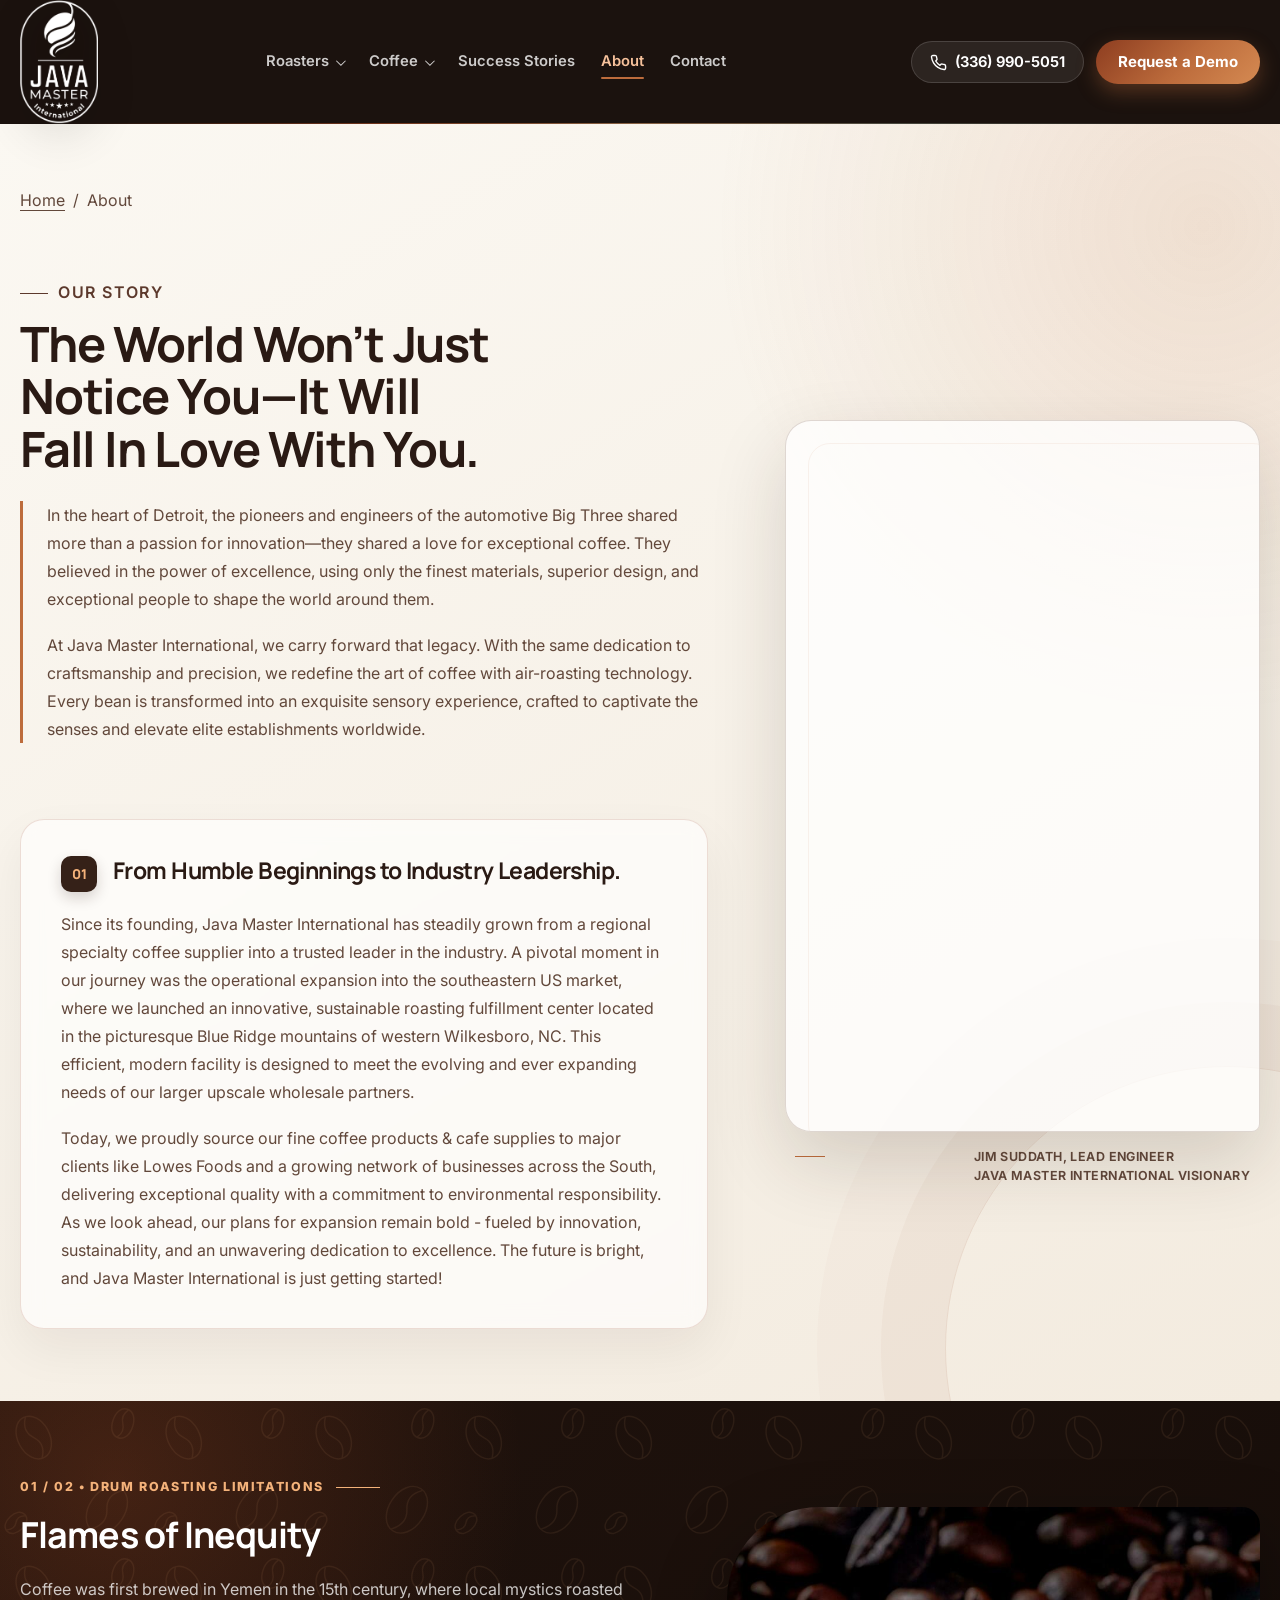
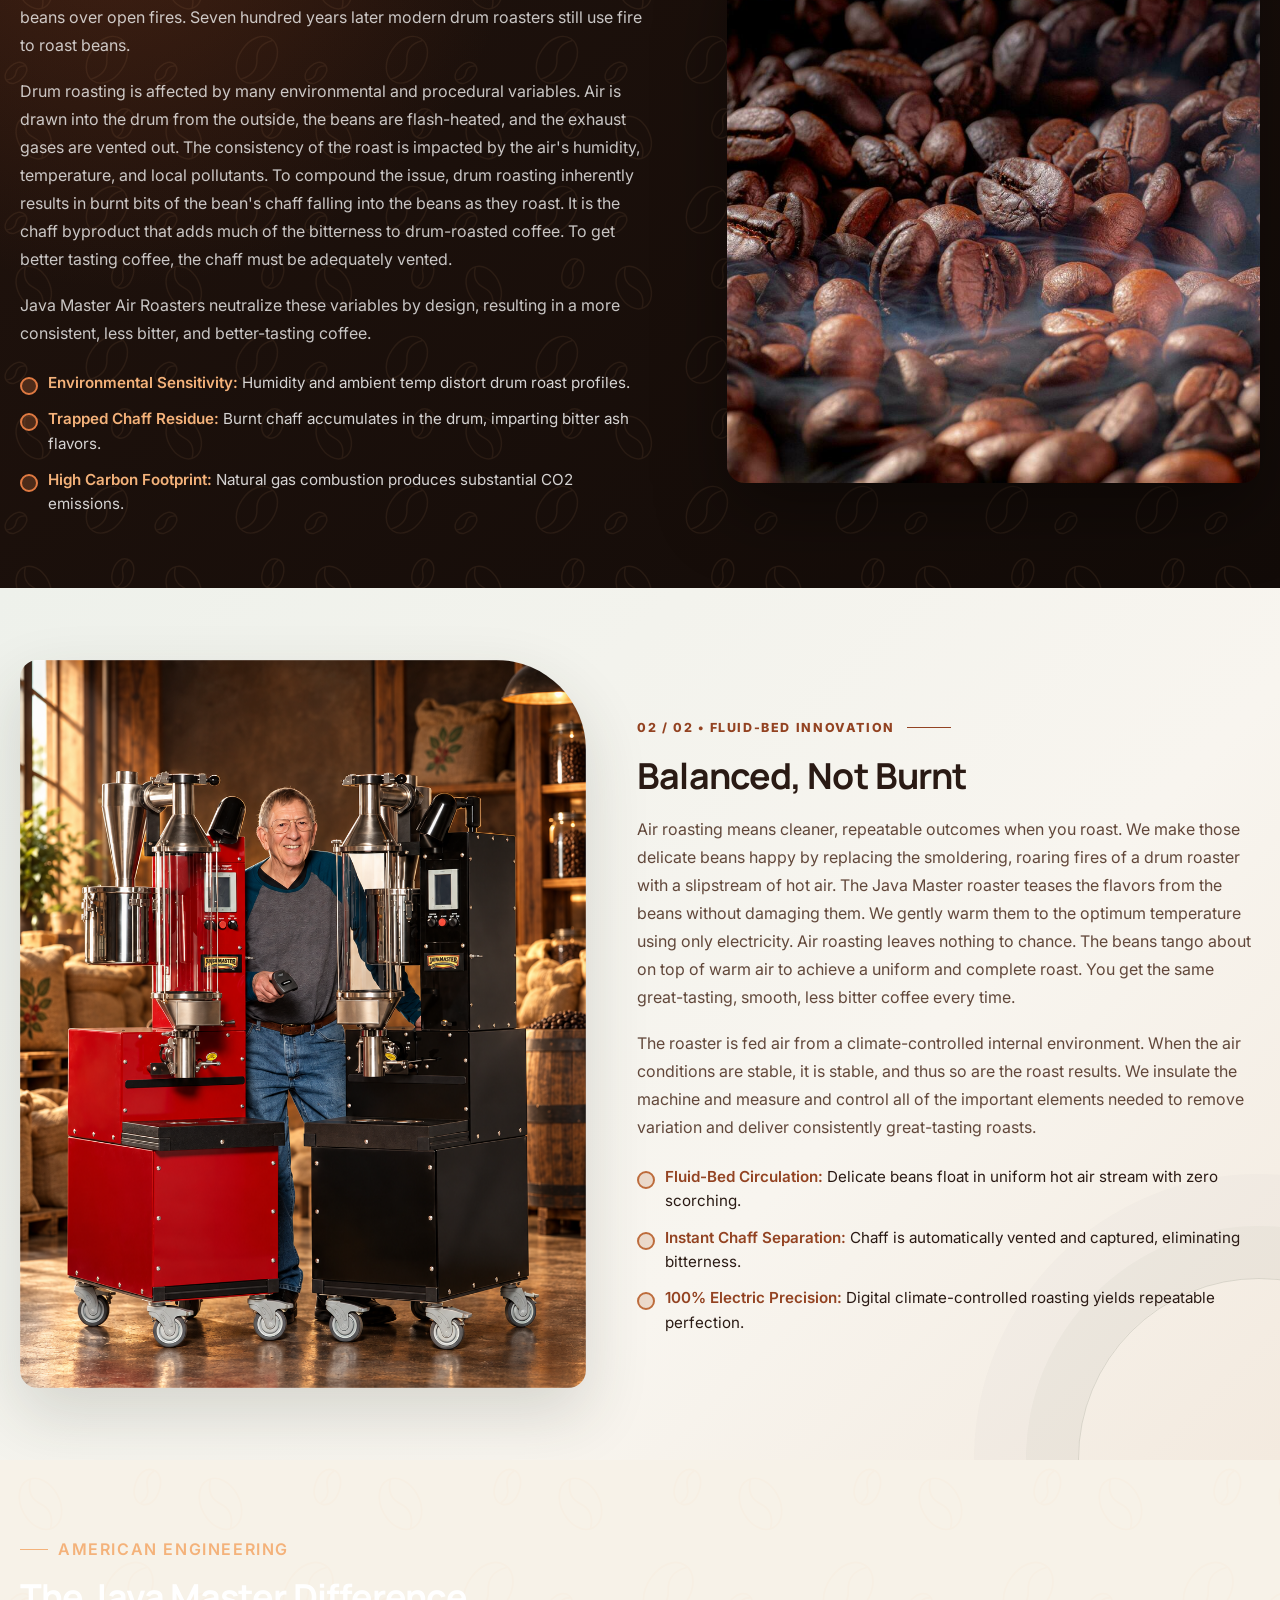
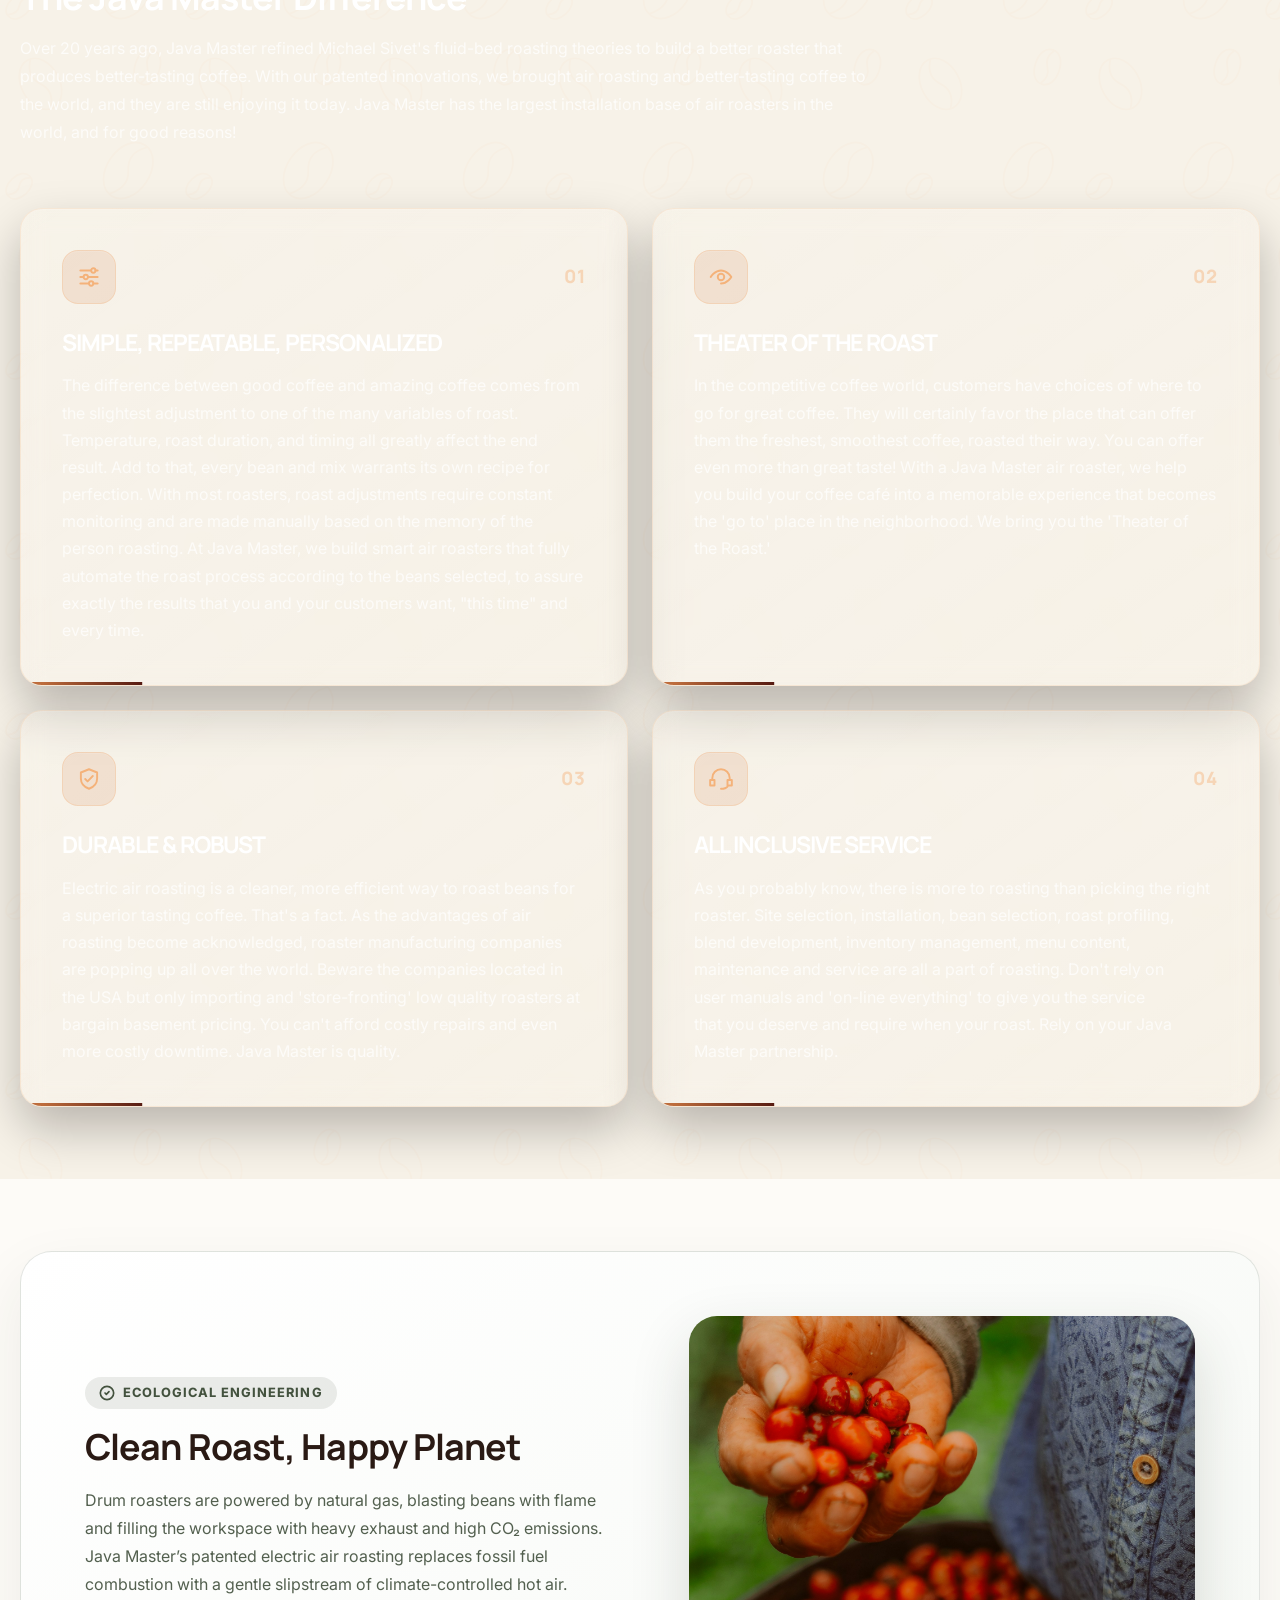
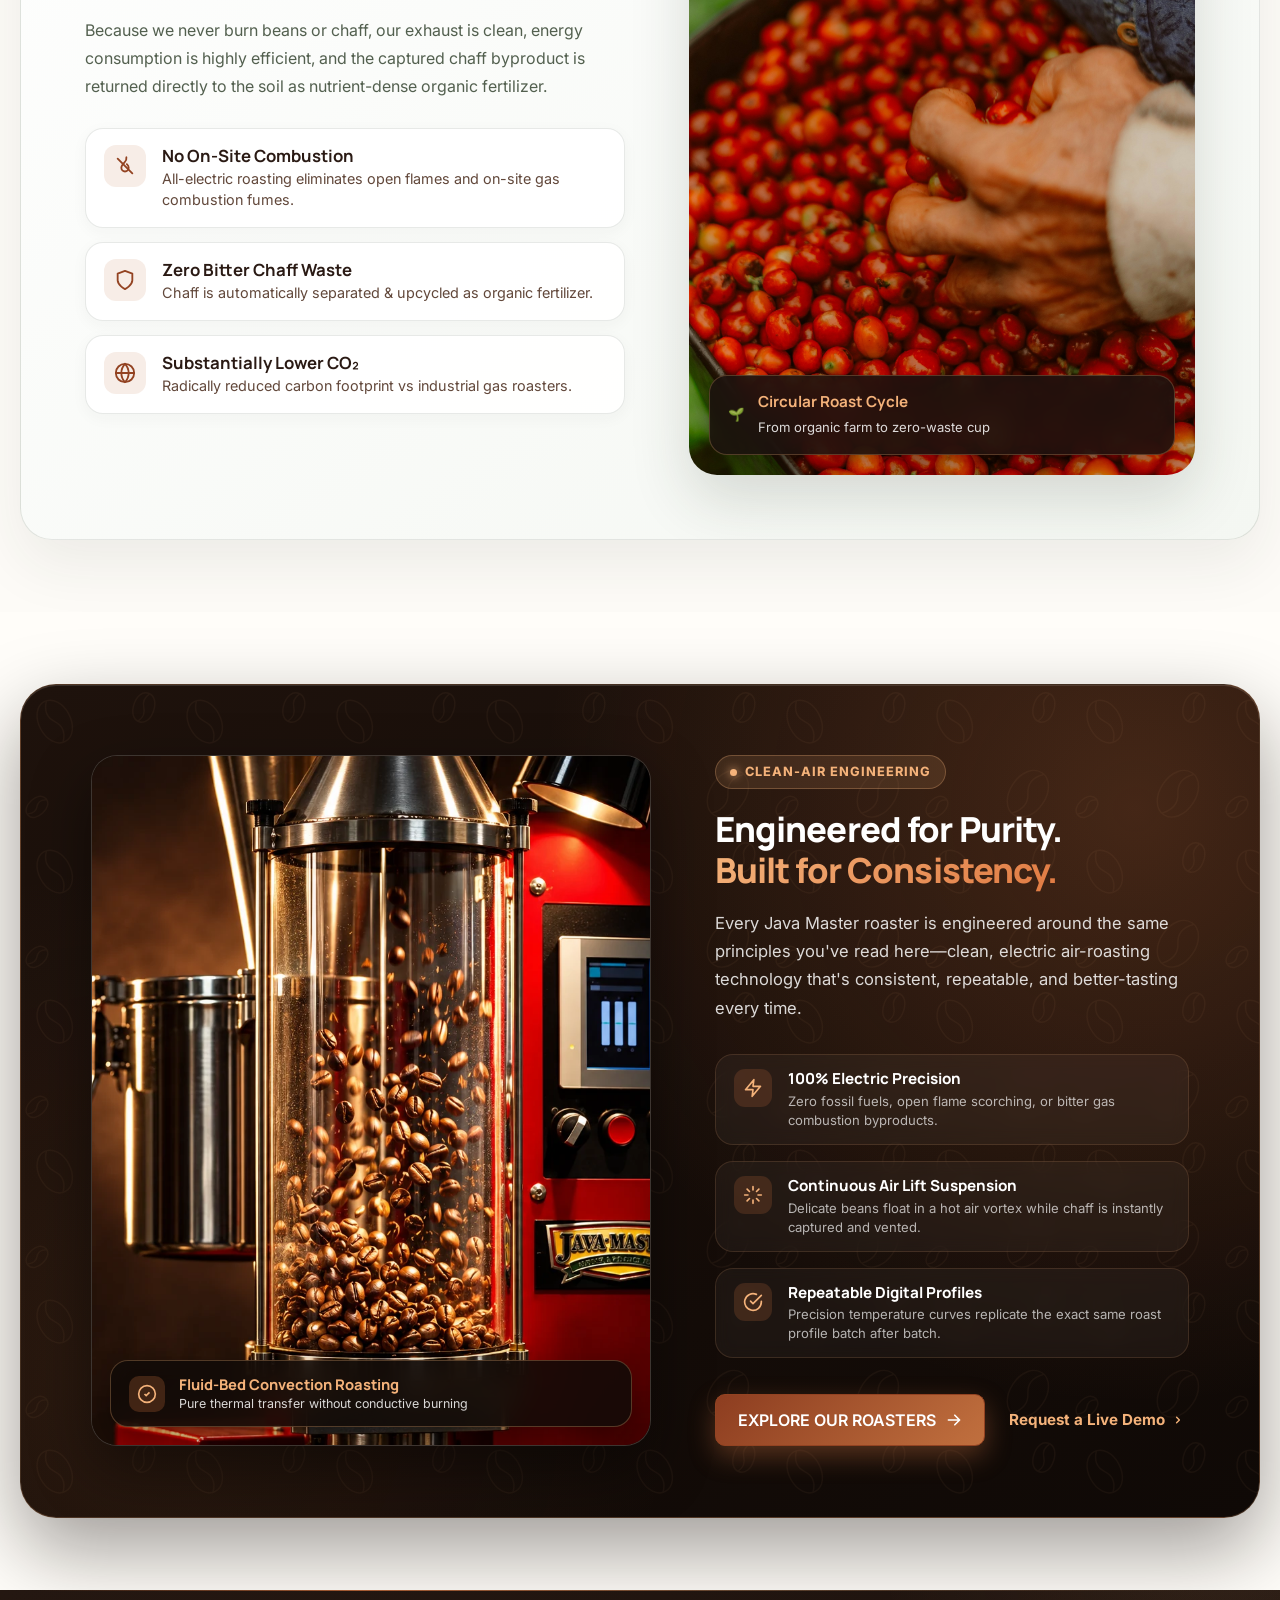
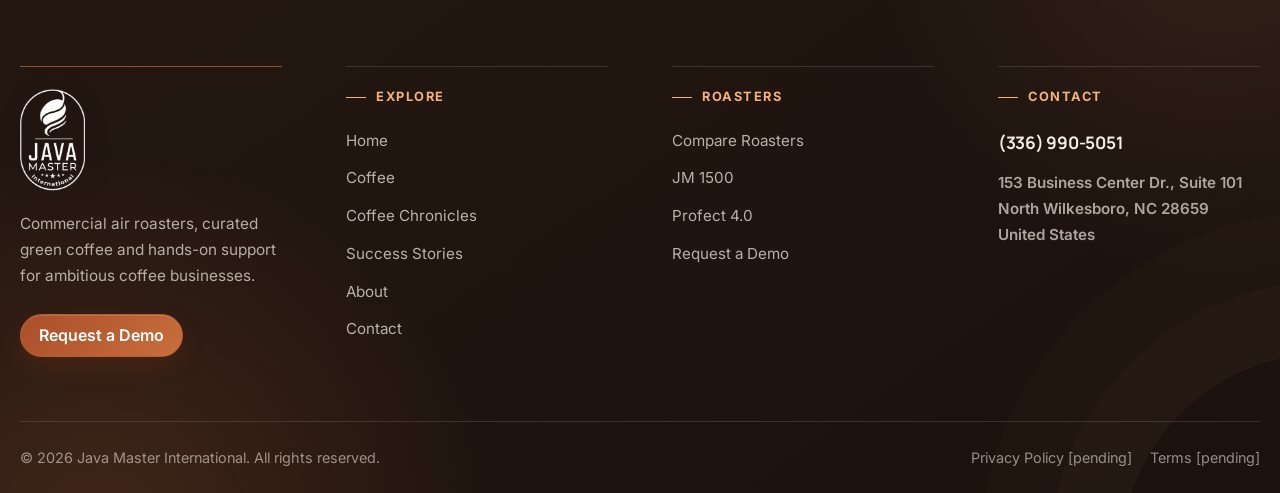
<file: about.html>
<!doctype html><html lang="en"><head><meta charset="utf-8"><meta name="viewport" content="width=device-width,initial-scale=1"><link rel="icon" href="assets/images/java-master-favicon-updated.png" type="image/png"><title>About</title><meta name="description" content="Discover the Java Master International story, air-roasting innovation, American engineering, sustainability and service."><link rel="canonical" href="https://example.com/java-master/about.html"><meta property="og:title" content="About"><meta property="og:description" content="The story, engineering and air-roasting principles behind Java Master International."><meta property="og:image" content="https://example.com/assets/images/about-jim-suddath.jpg"><link rel="stylesheet" href="assets/css/style.css"><link rel="stylesheet" href="assets/css/responsive.css"><script src="assets/js/main.js" defer></script><script type="application/ld+json">{"@context":"https://schema.org","@type":"Organization","name":"Java Master International","foundingDate":"1987","address":{"@type":"PostalAddress","addressLocality":"North Wilkesboro","addressRegion":"NC","addressCountry":"US"}}</script></head><body><a class="skip-link" href="#main-content">Skip to content</a>
<header class="site-header">
  <nav class="nav container" aria-label="Primary navigation">
    <a class="brand" href="index.html" aria-label="Java Master International home"><img class="brand__logo" src="assets/images/java-master-logo-updated-600.png" alt="Java Master International" width="379" height="600"></a>
    <ul class="nav__menu" id="primary-menu">
      <li class="dropdown"><button class="dropdown__toggle" type="button" aria-expanded="false" aria-controls="roaster-menu">Roasters</button><ul class="dropdown__menu" id="roaster-menu"><li><a href="roasters.html">Compare Roasters</a></li><li><a href="jm-1500.html">JM 1500</a></li><li><a href="profect.html">Profect 4.0</a></li></ul></li>
      <li class="dropdown"><button class="dropdown__toggle" type="button" aria-expanded="false" aria-controls="coffee-menu">Coffee</button><ul class="dropdown__menu" id="coffee-menu"><li><a href="coffee.html">Coffee Collections</a></li><li><a href="coffee-chronicles.html">Coffee Chronicles</a></li></ul></li>
      <li><a class="nav__link" href="success-stories.html">Success Stories</a></li>
      <li><a class="nav__link" href="about.html">About</a></li>
      <li><a class="nav__link" href="contact.html">Contact</a></li>
      <li class="nav__mobile-contact"><a href="tel:+13369905051" aria-label="Call (336) 990-5051"><svg aria-hidden="true" viewBox="0 0 24 24" width="18" height="18" fill="none" stroke="currentColor" stroke-width="2" stroke-linecap="round" stroke-linejoin="round"><path d="M22 16.92v3a2 2 0 0 1-2.18 2 19.79 19.79 0 0 1-8.63-3.07 19.5 19.5 0 0 1-6-6 19.79 19.79 0 0 1-3.07-8.67A2 2 0 0 1 4.11 2h3a2 2 0 0 1 2 1.72 12.84 12.84 0 0 0 .7 2.81 2 2 0 0 1-.45 2.11L8.09 9.91a16 16 0 0 0 6 6l1.27-1.27a2 2 0 0 1 2.11-.45 12.84 12.84 0 0 0 2.81.7A2 2 0 0 1 22 16.92z"/></svg><span>(336) 990-5051</span></a></li>
      <li class="nav__mobile-cta"><a class="button button--accent" href="contact.html#demo-form">Request a Demo</a></li>
    </ul>
    <div class="nav__actions">
      <a class="header-phone" href="tel:+13369905051" aria-label="Call Java Master at (336) 990-5051"><svg aria-hidden="true" viewBox="0 0 24 24" width="18" height="18" fill="none" stroke="currentColor" stroke-width="2" stroke-linecap="round" stroke-linejoin="round"><path d="M22 16.92v3a2 2 0 0 1-2.18 2 19.79 19.79 0 0 1-8.63-3.07 19.5 19.5 0 0 1-6-6 19.79 19.79 0 0 1-3.07-8.67A2 2 0 0 1 4.11 2h3a2 2 0 0 1 2 1.72 12.84 12.84 0 0 0 .7 2.81 2 2 0 0 1-.45 2.11L8.09 9.91a16 16 0 0 0 6 6l1.27-1.27a2 2 0 0 1 2.11-.45 12.84 12.84 0 0 0 2.81.7A2 2 0 0 1 22 16.92z"/></svg><span>(336) 990-5051</span></a>
      <a class="button button--small button--accent" href="contact.html#demo-form">Request a Demo</a>
    </div>
    <button class="nav-toggle" type="button" aria-expanded="false" aria-controls="primary-menu" aria-label="Open navigation"><span></span></button>
  </nav>
  <div class="site-search" id="site-search" hidden>
    <div class="site-search__panel">
      <form class="site-search__form" role="search" novalidate>
        <label class="visually-hidden" for="site-search-input">Search Java Master</label>
        <input class="site-search__input" id="site-search-input" type="search" name="q" placeholder="Search roasters, coffee, support…" autocomplete="off">
        <button class="site-search__submit" type="submit">Search</button>
        <button class="search-close" type="button" aria-label="Close site search"><svg aria-hidden="true" viewBox="0 0 24 24"><path d="M6 6l12 12M18 6 6 18"></path></svg></button>
      </form>
      <div class="site-search__results" role="status" aria-live="polite" aria-label="Search results"></div>
    </div>
  </div>
</header>
<main class="page--about" id="main-content">
  <section class="section about-story" aria-labelledby="about-story-title">
    <div class="container">
      <ol class="breadcrumb about-story__breadcrumb" aria-label="Breadcrumb"><li><a href="index.html">Home</a></li><li aria-current="page">About</li></ol>
      <div class="about-story__layout">
        <div class="about-story__content">
          <span class="eyebrow">Our Story</span>
          <h1 id="about-story-title">The World Won’t Just Notice You—It Will Fall In Love With You.</h1>
          <div class="about-copy about-story__opening">
            <p>In the heart of Detroit, the pioneers and engineers of the automotive Big Three shared more than a passion for innovation—they shared a love for exceptional coffee. They believed in the power of excellence, using only the finest materials, superior design, and exceptional people to shape the world around them.</p>
            <p>At Java Master International, we carry forward that legacy. With the same dedication to craftsmanship and precision, we redefine the art of coffee with air-roasting technology. Every bean is transformed into an exquisite sensory experience, crafted to captivate the senses and elevate elite establishments worldwide.</p>
          </div>
          <div class="about-story__chapter">
            <div class="about-story__chapter-header">
              <span class="about-story__chapter-index" aria-hidden="true">01</span>
              <h2>From Humble Beginnings to Industry Leadership.</h2>
            </div>
            <div class="about-copy">
              <p>Since its founding, Java Master International has steadily grown from a regional specialty coffee supplier into a trusted leader in the industry. A pivotal moment in our journey was the operational expansion into the southeastern US market, where we launched an innovative, sustainable roasting fulfillment center located in the picturesque Blue Ridge mountains of western Wilkesboro, NC. This efficient, modern facility is designed to meet the evolving and ever expanding needs of our larger upscale wholesale partners.</p>
              <p>Today, we proudly source our fine coffee products &amp; cafe supplies to major clients like Lowes Foods and a growing network of businesses across the South, delivering exceptional quality with a commitment to environmental responsibility. As we look ahead, our plans for expansion remain bold - fueled by innovation, sustainability, and an unwavering dedication to excellence. The future is bright, and Java Master International is just getting started!</p>
            </div>
          </div>
        </div>
        <figure class="about-story__portrait">
          <div class="about-story__portrait-frame">
            <picture>
              <source type="image/webp" media="(max-width: 680px)" srcset="assets/images/about-jim-suddath-640.webp">
              <source media="(max-width: 680px)" srcset="assets/images/about-jim-suddath-640.jpg">
              <source type="image/webp" srcset="assets/images/about-jim-suddath.webp">
              <img src="assets/images/about-jim-suddath.jpg" alt="Jim Suddath, Lead Engineer and Java Master International visionary, with coffee-roasting equipment" width="1200" height="1804" decoding="async" fetchpriority="high">
            </picture>
          </div>
          <figcaption>Jim Suddath, Lead Engineer<br>Java Master International Visionary</figcaption>
        </figure>
      </div>
    </div>
  </section>

  <section class="section about-comparison about-comparison--fire" aria-labelledby="flames-title">
    <div class="container about-comparison__layout">
      <div class="about-comparison__content">
        <span class="about-comparison__number" aria-hidden="true">01 / 02 • Drum Roasting Limitations</span>
        <h2 id="flames-title">Flames of Inequity</h2>
        <div class="about-copy">
          <p>Coffee was first brewed in Yemen in the 15th century, where local mystics roasted beans over open fires. Seven hundred years later modern drum roasters still use fire to roast beans.</p>
          <p>Drum roasting is affected by many environmental and procedural variables. Air is drawn into the drum from the outside, the beans are flash-heated, and the exhaust gases are vented out. The consistency of the roast is impacted by the air's humidity, temperature, and local pollutants. To compound the issue, drum roasting inherently results in burnt bits of the bean's chaff falling into the beans as they roast. It is the chaff byproduct that adds much of the bitterness to drum-roasted coffee. To get better tasting coffee, the chaff must be adequately vented.</p>
          <p>Java Master Air Roasters neutralize these variables by design, resulting in a more consistent, less bitter, and better-tasting coffee.</p>
        </div>
        <ul class="about-points about-points--fire" role="list">
          <li><strong>Environmental Sensitivity:</strong> Humidity and ambient temp distort drum roast profiles.</li>
          <li><strong>Trapped Chaff Residue:</strong> Burnt chaff accumulates in the drum, imparting bitter ash flavors.</li>
          <li><strong>High Carbon Footprint:</strong> Natural gas combustion produces substantial CO2 emissions.</li>
        </ul>
      </div>
      <figure class="about-comparison__media about-comparison__media--fire">
        <div class="about-comparison__fire-collage">
          <img class="about-comparison__fire-primary" src="assets/images/about-cta-smoked-beans-35237992.jpg" alt="Freshly roasted coffee beans releasing delicate wisps of steam" width="1509" height="980" loading="lazy" decoding="async">
        </div>
      </figure>
    </div>
  </section>

  <section class="section about-comparison about-comparison--air" aria-labelledby="balanced-title">
    <div class="container about-comparison__air-layout">
      <figure class="about-comparison__media about-comparison__media--air">
        <picture>
          <img src="assets/images/balanced-not-burnt.png" alt="Java Master founder standing between red and black commercial air roasters" width="1024" height="1536" loading="lazy" decoding="async">
        </picture>
      </figure>
      <div class="about-comparison__content about-comparison__content--air">
        <span class="about-comparison__number" aria-hidden="true">02 / 02 • Fluid-Bed Innovation</span>
        <h2 id="balanced-title">Balanced, Not Burnt</h2>
        <div class="about-copy">
          <p>Air roasting means cleaner, repeatable outcomes when you roast. We make those delicate beans happy by replacing the smoldering, roaring fires of a drum roaster with a slipstream of hot air. The Java Master roaster teases the flavors from the beans without damaging them. We gently warm them to the optimum temperature using only electricity. Air roasting leaves nothing to chance. The beans tango about on top of warm air to achieve a uniform and complete roast. You get the same great-tasting, smooth, less bitter coffee every time.</p>
          <p>The roaster is fed air from a climate-controlled internal environment. When the air conditions are stable, it is stable, and thus so are the roast results. We insulate the machine and measure and control all of the important elements needed to remove variation and deliver consistently great-tasting roasts.</p>
        </div>
        <ul class="about-points about-points--air" role="list">
          <li><strong>Fluid-Bed Circulation:</strong> Delicate beans float in uniform hot air stream with zero scorching.</li>
          <li><strong>Instant Chaff Separation:</strong> Chaff is automatically vented and captured, eliminating bitterness.</li>
          <li><strong>100% Electric Precision:</strong> Digital climate-controlled roasting yields repeatable perfection.</li>
        </ul>
      </div>
    </div>
  </section>

  <section class="section about-difference" aria-labelledby="difference-title">
    <div class="container">
      <div class="about-difference__intro">
        <span class="eyebrow">American Engineering</span>
        <h2 id="difference-title">The Java Master Difference</h2>
        <p>Over 20 years ago, Java Master refined Michael Sivet's fluid-bed roasting theories to build a better roaster that produces better-tasting coffee. With our patented innovations, we brought air roasting and better-tasting coffee to the world, and they are still enjoying it today. Java Master has the largest installation base of air roasters in the world, and for good reasons!</p>
      </div>
      <div class="about-difference__grid">
        <article class="about-benefit-card about-benefit-card--automation">
          <div class="about-benefit-card__top">
            <div class="about-benefit-card__icon" aria-hidden="true"><svg viewBox="0 0 24 24"><path d="M4 6h10M18 6h2M4 12h3M11 12h9M4 18h8M16 18h4"/><circle cx="16" cy="6" r="2"/><circle cx="9" cy="12" r="2"/><circle cx="14" cy="18" r="2"/></svg></div>
            <span class="about-benefit-card__num" aria-hidden="true">01</span>
          </div>
          <h3>SIMPLE, <span class="about-benefit-card__keep">REPEATABLE, PERSONALIZED</span></h3>
          <p>The difference between good coffee and amazing coffee comes from the slightest adjustment to one of the many variables of roast. Temperature, roast duration, and timing all greatly affect the end result. Add to that, every bean and mix warrants its own recipe for perfection. With most roasters, roast adjustments require constant monitoring and are made manually based on the memory of the person roasting. At Java Master, we build smart air roasters that fully automate the roast process according to the beans selected, to assure exactly the results that you and your customers want, "this time" and every time.</p>
        </article>
        <article class="about-benefit-card about-benefit-card--theater">
          <div class="about-benefit-card__top">
            <div class="about-benefit-card__icon" aria-hidden="true"><svg viewBox="0 0 24 24"><path d="M2.5 12s3.5-6 9.5-6 9.5 6 9.5 6-3.5 6-9.5 6-9.5-6z"/><circle cx="12" cy="12" r="3"/></svg></div>
            <span class="about-benefit-card__num" aria-hidden="true">02</span>
          </div>
          <h3>THEATER OF THE ROAST</h3>
          <p>In the competitive coffee world, customers have choices of where to go for great coffee. They will certainly favor the place that can offer them the freshest, smoothest coffee, roasted their way. You can offer even more than great taste! With a Java Master air roaster, we help you build your coffee café into a memorable experience that becomes the 'go to' place in the neighborhood. We bring you the 'Theater of the Roast.'</p>
        </article>
        <article class="about-benefit-card about-benefit-card--durable">
          <div class="about-benefit-card__top">
            <div class="about-benefit-card__icon" aria-hidden="true"><svg viewBox="0 0 24 24"><path d="M12 3 4.5 6v5.5c0 4.8 3 7.8 7.5 9.5 4.5-1.7 7.5-4.7 7.5-9.5V6L12 3z"/><path d="m8.5 12 2.2 2.2 4.8-5"/></svg></div>
            <span class="about-benefit-card__num" aria-hidden="true">03</span>
          </div>
          <h3>DURABLE &amp; ROBUST</h3>
          <p>Electric air roasting is a cleaner, more efficient way to roast beans for a superior tasting coffee. That's a fact. As the advantages of air roasting become acknowledged, roaster manufacturing companies are popping up all over the world. Beware the companies located in the USA but only importing and 'store-fronting' low quality roasters at bargain basement pricing. You can't afford costly repairs and even more costly downtime. Java Master is quality.</p>
        </article>
        <article class="about-benefit-card about-benefit-card--service">
          <div class="about-benefit-card__top">
            <div class="about-benefit-card__icon" aria-hidden="true"><svg viewBox="0 0 24 24"><path d="M4 13v-2a8 8 0 0 1 16 0v2"/><path d="M4 13H2v5h4v-5H4zm16 0h2v5h-4v-5h2zM18 19c-1 1.3-3 2-6 2"/></svg></div>
            <span class="about-benefit-card__num" aria-hidden="true">04</span>
          </div>
          <h3>ALL <span class="about-benefit-card__keep">INCLUSIVE SERVICE</span></h3>
          <p>As you probably know, there is more to roasting than picking the right roaster. Site selection, installation, bean selection, roast profiling, blend development, inventory management, menu content, maintenance and service are all a part of roasting. Don't rely on user manuals and 'on-line everything' to give you the service that you deserve and require when your roast. Rely on your Java Master partnership.</p>
        </article>
      </div>
    </div>
  </section>

  <section class="section about-sustainability" aria-labelledby="sustainability-title">
    <div class="container">
      <div class="about-sustainability__card">
        <div class="about-sustainability__layout">
          <div class="about-sustainability__content">
            <div class="about-sustainability__tag">
              <svg viewBox="0 0 24 24" width="16" height="16" fill="none" stroke="currentColor" stroke-width="2.5" stroke-linecap="round" stroke-linejoin="round" aria-hidden="true"><path d="M12 22c5.523 0 10-4.477 10-10S17.523 2 12 2 2 6.477 2 12s4.477 10 10 10z"/><path d="m9 12 2 2 4-4"/></svg>
              <span>Ecological Engineering</span>
            </div>
            <h2 id="sustainability-title">Clean Roast, Happy Planet</h2>
            <div class="about-copy">
              <p>Drum roasters are powered by natural gas, blasting beans with flame and filling the workspace with heavy exhaust and high CO₂ emissions. Java Master’s patented electric air roasting replaces fossil fuel combustion with a gentle slipstream of climate-controlled hot air.</p>
              <p>Because we never burn beans or chaff, our exhaust is clean, energy consumption is highly efficient, and the captured chaff byproduct is returned directly to the soil as nutrient-dense organic fertilizer.</p>
            </div>
            <div class="about-sustainability__highlights">
              <div class="sustainability-pill">
                <div class="sustainability-pill__icon" aria-hidden="true"><svg viewBox="0 0 24 24"><path d="M13.5 2.5s.5 3-2 5.5C9 10.5 8 12 8 14a4 4 0 0 0 8 0c0-1.6-.8-3-2-4"/><path d="m4 4 16 16"/></svg></div>
                <div class="sustainability-pill__text">
                  <strong>No On-Site Combustion</strong>
                  <span>All-electric roasting eliminates open flames and on-site gas combustion fumes.</span>
                </div>
              </div>
              <div class="sustainability-pill">
                <div class="sustainability-pill__icon" aria-hidden="true"><svg viewBox="0 0 24 24"><path d="M12 22s8-4 8-10V5l-8-3-8 3v7c0 6 8 10 8 10z"/></svg></div>
                <div class="sustainability-pill__text">
                  <strong>Zero Bitter Chaff Waste</strong>
                  <span>Chaff is automatically separated &amp; upcycled as organic fertilizer.</span>
                </div>
              </div>
              <div class="sustainability-pill">
                <div class="sustainability-pill__icon" aria-hidden="true"><svg viewBox="0 0 24 24"><circle cx="12" cy="12" r="10"/><path d="M12 2a14.5 14.5 0 0 0 0 20 14.5 14.5 0 0 0 0-20"/><path d="M2 12h20"/></svg></div>
                <div class="sustainability-pill__text">
                  <strong>Substantially Lower CO₂</strong>
                  <span>Radically reduced carbon footprint vs industrial gas roasters.</span>
                </div>
              </div>
            </div>
          </div>
          <figure class="about-sustainability__media">
            <img src="assets/images/curated-coffee-cherries-v2.jpg" alt="Freshly harvested coffee cherries held by coffee growers" width="1800" height="2700" loading="lazy" decoding="async">
            <div class="about-sustainability__badge-float">
              <span class="badge-float__icon" aria-hidden="true">🌱</span>
              <div>
                <strong>Circular Roast Cycle</strong>
                <span>From organic farm to zero-waste cup</span>
              </div>
            </div>
          </figure>
        </div>
      </div>
    </div>
  </section>

  <section class="section about-roasters-cta" id="about-roasters-cta" aria-label="Roaster Models and Technology">
    <div class="container">
      <div class="about-roasters-cta__panel">
        <div class="about-roasters-cta__content">
          <div class="about-roasters-cta__eyebrow">
            <span class="about-roasters-cta__dot" aria-hidden="true"></span>
            <span>Clean-Air Engineering</span>
          </div>
          <h2 class="about-roasters-cta__title">Engineered for Purity. <span class="about-roasters-cta__title-accent">Built for Consistency.</span></h2>
          <p class="about-roasters-cta__text">Every Java Master roaster is engineered around the same principles you've read here—clean, electric air-roasting technology that's consistent, repeatable, and better-tasting every time.</p>
          
          <div class="about-roasters-cta__features">
            <div class="cta-feature-item">
              <div class="cta-feature-item__icon" aria-hidden="true">
                <svg viewBox="0 0 24 24"><polygon points="13 2 3 14 12 14 11 22 21 10 12 10 13 2"/></svg>
              </div>
              <div class="cta-feature-item__body">
                <strong>100% Electric Precision</strong>
                <p>Zero fossil fuels, open flame scorching, or bitter gas combustion byproducts.</p>
              </div>
            </div>
            <div class="cta-feature-item">
              <div class="cta-feature-item__icon" aria-hidden="true">
                <svg viewBox="0 0 24 24"><path d="M12 2v4M12 18v4M4.93 4.93l2.83 2.83M16.24 16.24l2.83 2.83M2 12h4M18 12h4M4.93 19.07l2.83-2.83M16.24 7.76l2.83-2.83"/></svg>
              </div>
              <div class="cta-feature-item__body">
                <strong>Continuous Air Lift Suspension</strong>
                <p>Delicate beans float in a hot air vortex while chaff is instantly captured and vented.</p>
              </div>
            </div>
            <div class="cta-feature-item">
              <div class="cta-feature-item__icon" aria-hidden="true">
                <svg viewBox="0 0 24 24"><path d="M22 11.08V12a10 10 0 1 1-5.93-9.14"/><polyline points="22 4 12 14.01 9 11.01"/></svg>
              </div>
              <div class="cta-feature-item__body">
                <strong>Repeatable Digital Profiles</strong>
                <p>Precision temperature curves replicate the exact same roast profile batch after batch.</p>
              </div>
            </div>
          </div>

          <div class="about-roasters-cta__actions">
            <a class="button button--accent" href="roasters.html">
              <span>EXPLORE OUR ROASTERS</span>
              <svg class="button__arrow" viewBox="0 0 20 20" width="16" height="16" fill="currentColor" aria-hidden="true"><path fill-rule="evenodd" d="M10.293 3.293a1 1 0 011.414 0l6 6a1 1 0 010 1.414l-6 6a1 1 0 01-1.414-1.414L14.586 11H3a1 1 0 110-2h11.586l-4.293-4.293a1 1 0 010-1.414z" clip-rule="evenodd"/></svg>
            </a>
            <a class="about-roasters-cta__sublink" href="contact.html#demo-form">
              <span>Request a Live Demo</span>
              <svg viewBox="0 0 20 20" width="14" height="14" fill="currentColor" aria-hidden="true"><path fill-rule="evenodd" d="M7.293 14.707a1 1 0 010-1.414L10.586 10 7.293 6.707a1 1 0 011.414-1.414l4 4a1 1 0 010 1.414l-4 4a1 1 0 01-1.414 0z" clip-rule="evenodd"/></svg>
            </a>
          </div>
        </div>

        <div class="about-roasters-cta__showcase">
          <figure class="about-roasters-cta__showcase-card">
            <picture>
              <img src="assets/images/10-red-roasting-detail.webp" alt="Coffee beans swirling inside a Java Master fluid-bed air roaster" width="1536" height="1024" loading="lazy" decoding="async">
            </picture>
            <div class="about-roasters-cta__floating-badge">
              <div class="floating-badge__icon" aria-hidden="true">
                <svg viewBox="0 0 24 24" width="20" height="20" fill="none" stroke="currentColor" stroke-width="2"><circle cx="12" cy="12" r="10"/><path d="m9 12 2 2 4-4"/></svg>
              </div>
              <div class="floating-badge__text">
                <strong>Fluid-Bed Convection Roasting</strong>
                <span>Pure thermal transfer without conductive burning</span>
              </div>
            </div>
          </figure>
        </div>
      </div>
    </div>
  </section>

  <!-- <section class="section section--tight about-contact-panel" aria-labelledby="about-contact-title">
    <div class="container about-contact-panel__layout">
      <h2 id="about-contact-title"><span class="about-contact-panel__download" aria-disabled="true" title="Java Master Program PDF not available">Download</span> the Java Master Program &amp; Reserve Your Roaster Today</h2>
      <div class="about-contact-panel__links">
        <p>Looking for roasted coffee? Please <a href="contact.html">Contact Us Today.</a></p>
        <p>Sales &amp; Support: <a href="tel:+13369905051">336. 990. 5051</a></p>
      </div>
    </div>
  </section> -->
</main>
<footer class="site-footer">
  <div class="container">
    <div class="footer__grid">
      <div class="footer__intro"><a class="brand" href="index.html" aria-label="Java Master International home"><img class="brand__logo" src="assets/images/java-master-logo-updated-600.png" alt="Java Master International" width="379" height="600"></a><p>Commercial air roasters, curated green coffee and hands-on support for ambitious coffee businesses.</p><a class="button button--accent" href="contact.html#demo-form">Request a Demo</a></div>
      <div class="footer__column"><h2 class="footer__title">Explore</h2><ul class="footer__links"><li><a href="index.html">Home</a></li><li><a href="coffee.html">Coffee</a></li><li><a href="coffee-chronicles.html">Coffee Chronicles</a></li><li><a href="success-stories.html">Success Stories</a></li><li><a href="about.html">About</a></li><li><a href="contact.html">Contact</a></li></ul></div>
      <div class="footer__column"><h2 class="footer__title">Roasters</h2><ul class="footer__links"><li><a href="roasters.html">Compare Roasters</a></li><li><a href="jm-1500.html">JM 1500</a></li><li><a href="profect.html">Profect 4.0</a></li><li><a href="contact.html#demo-form">Request a Demo</a></li></ul></div>
      <div class="footer__column footer__contact"><h2 class="footer__title">Contact</h2><ul class="footer__links"><li><a class="footer__phone" href="tel:+13369905051">(336) 990-5051</a></li><li><a class="footer__address" href="https://www.google.com/maps/search/?api=1&amp;query=153%20Business%20Center%20Dr.%2C%20Suite%20101%2C%20North%20Wilkesboro%2C%20NC%2028659%2C%20United%20States" target="_blank" rel="noopener noreferrer" aria-label="View Java Master at 153 Business Center Drive, Suite 101, North Wilkesboro, North Carolina 28659 on Google Maps"><strong>153 Business Center Dr., Suite 101</strong><br><strong>North Wilkesboro, NC 28659</strong><br><strong>United States</strong></a></li></ul></div>
    </div>
    <div class="footer__bottom"><span>© 2026 Java Master International. All rights reserved.</span><div class="footer__legal"><span>Privacy Policy [pending]</span><span>Terms [pending]</span></div></div>
  </div>
</footer></body></html>
</file>
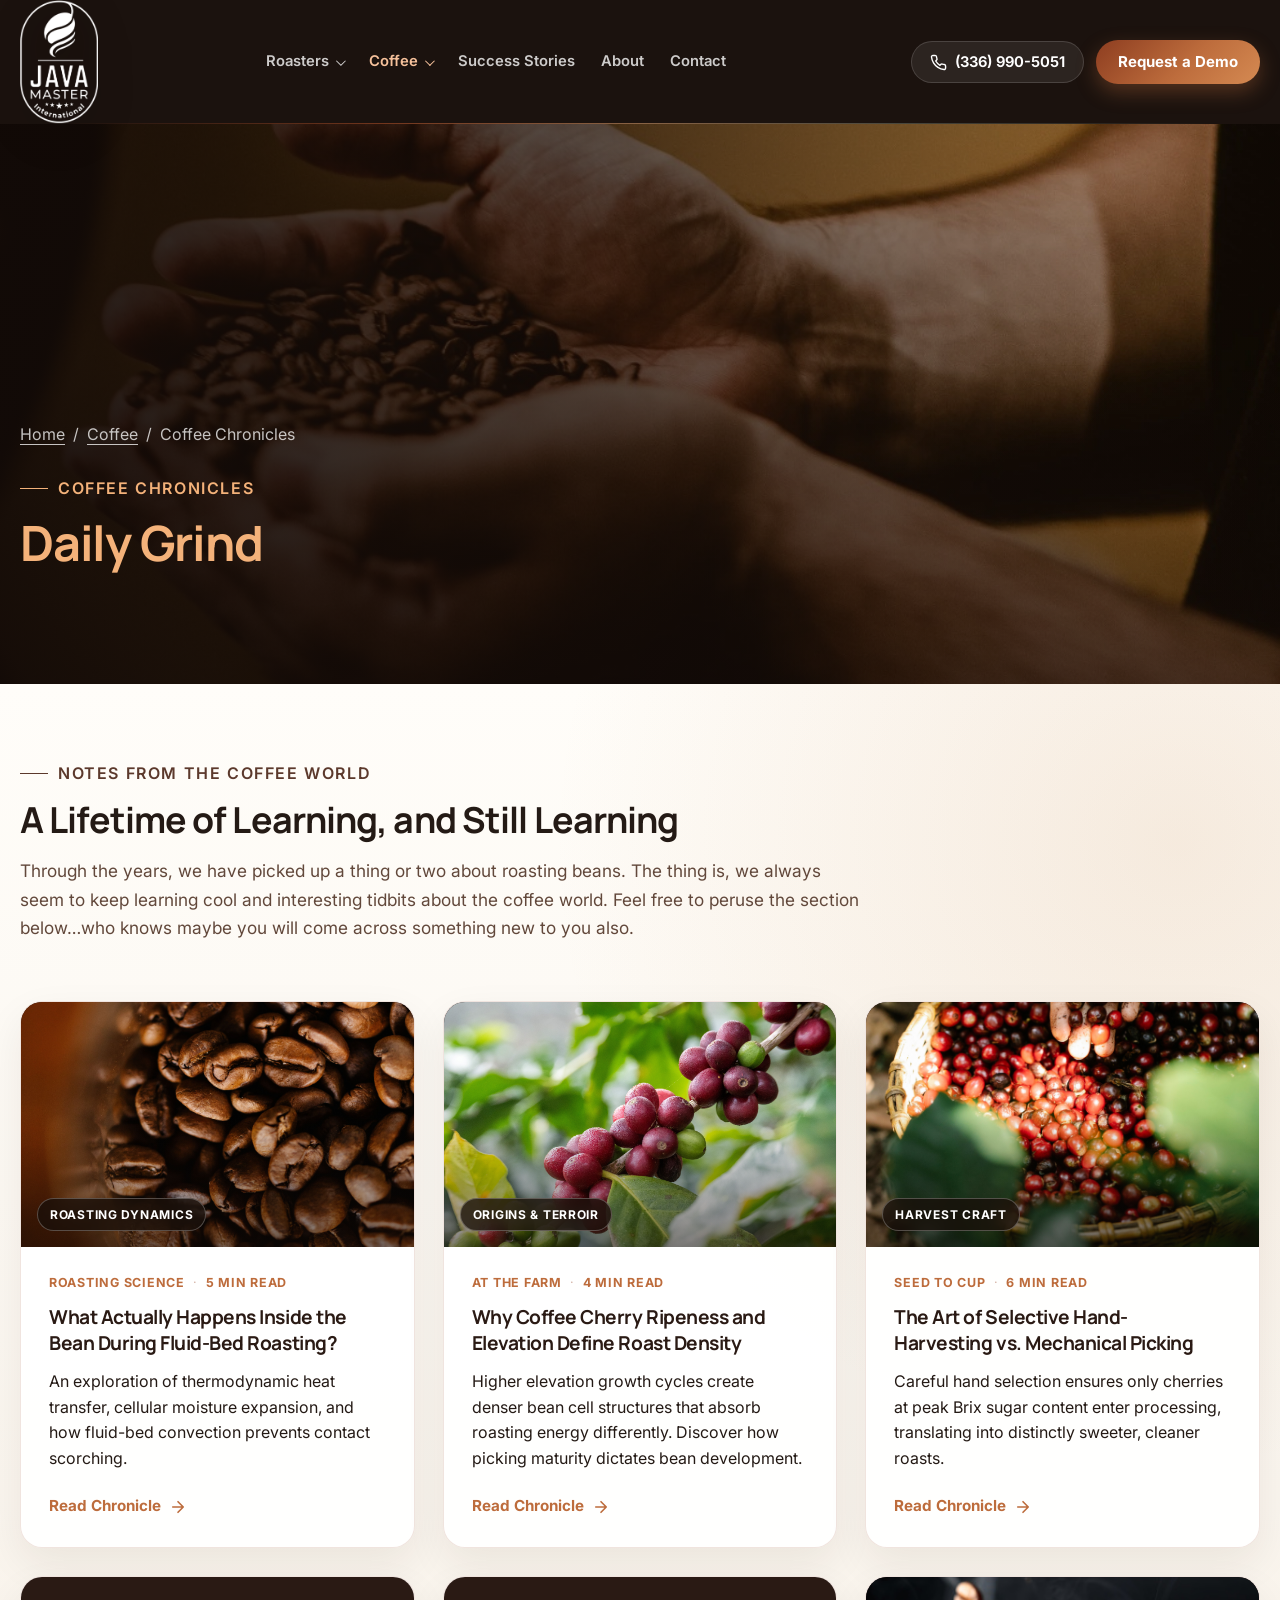
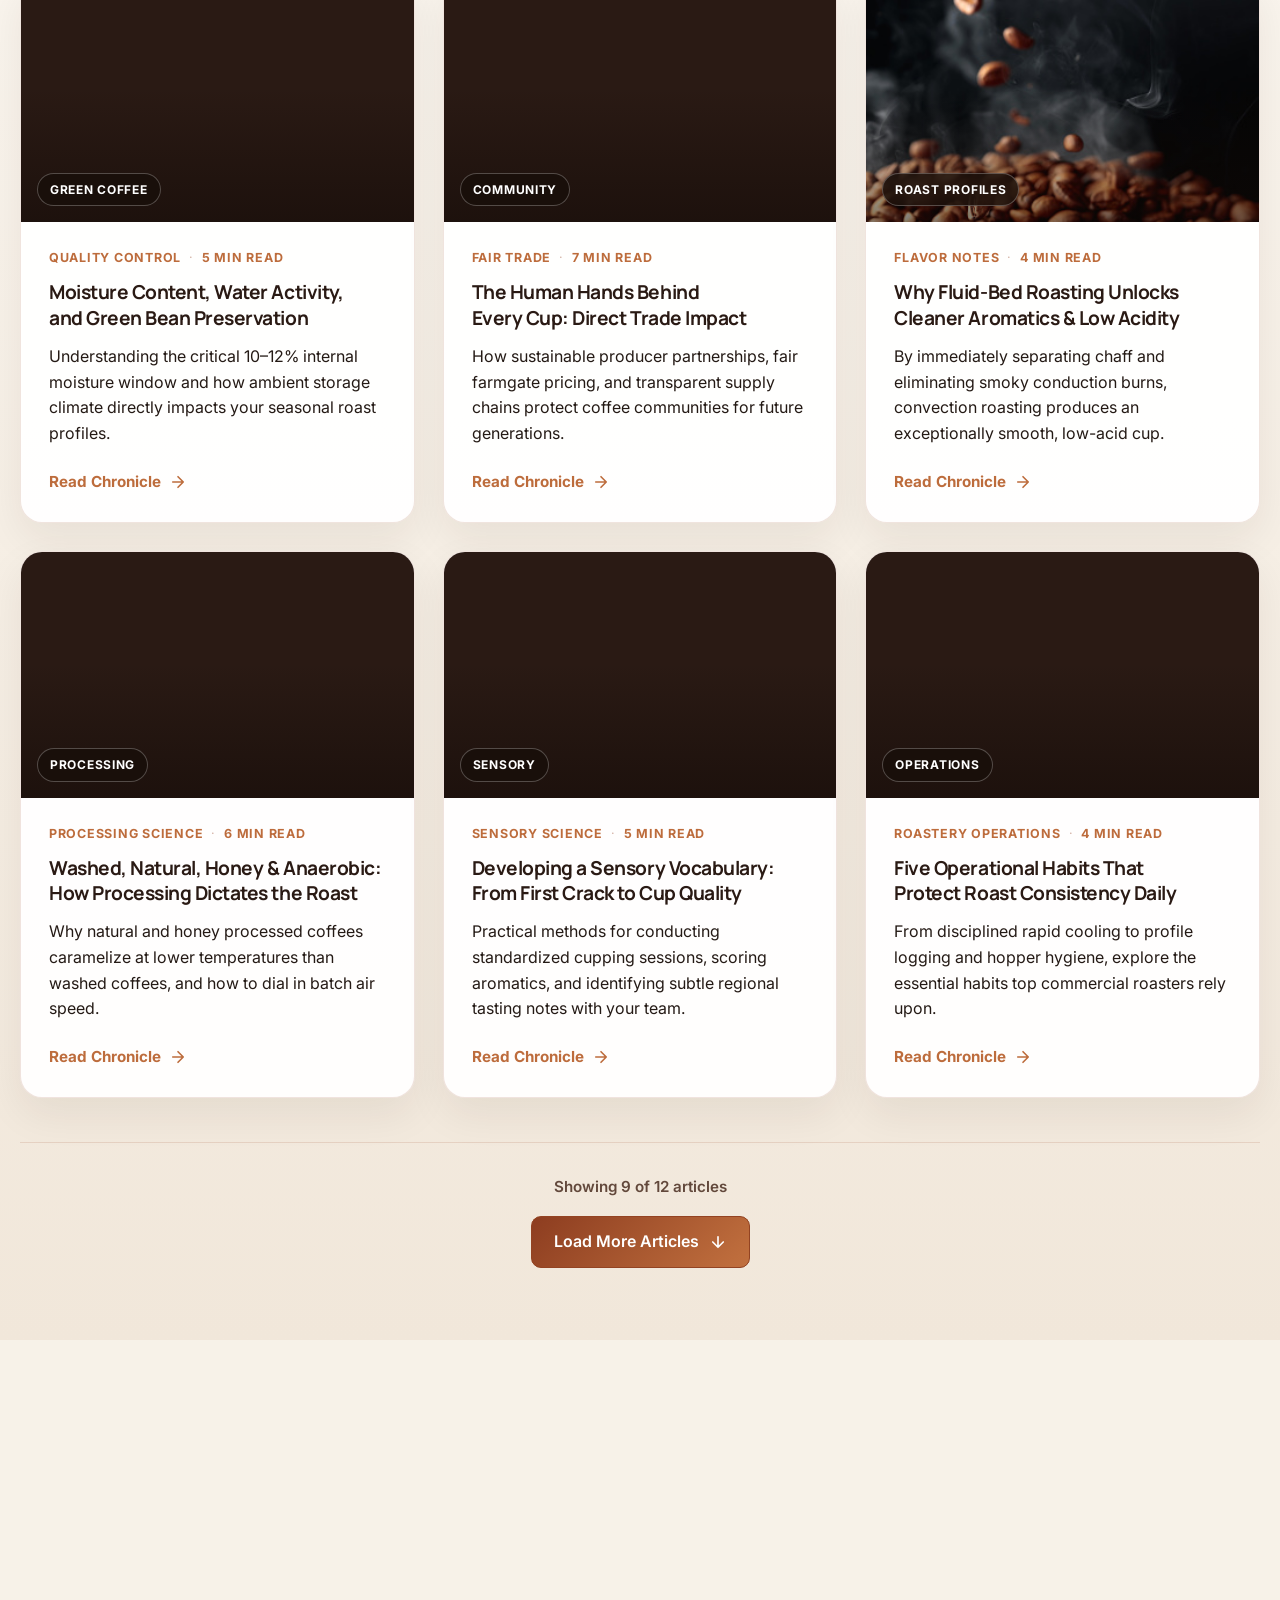
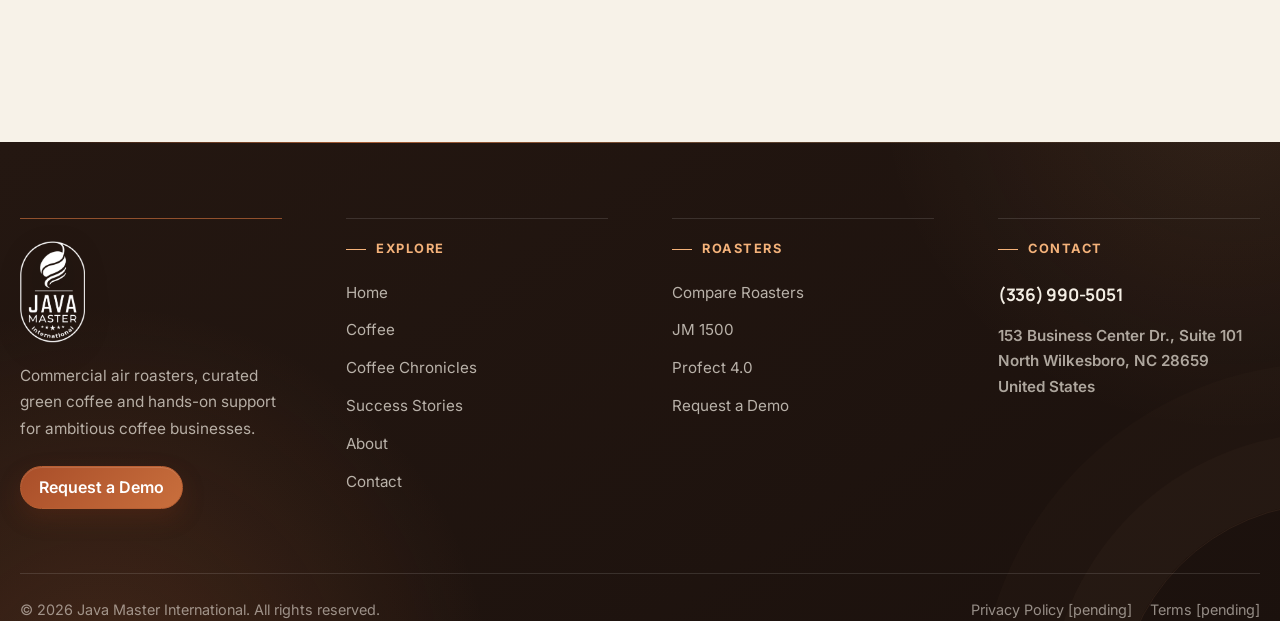
<file: coffee-chronicles.html>
<!doctype html>
<html lang="en">
<head>
  <meta charset="utf-8">
  <meta name="viewport" content="width=device-width,initial-scale=1">
  <link rel="icon" href="assets/images/java-master-favicon-updated.png" type="image/png">
  <title>Coffee Chronicles | Daily Grind | Java Master International</title>
  <meta name="description" content="Coffee Chronicles from Java Master: notes, discoveries, roasting science, and stories from decades of commercial air roasting.">
  <link rel="canonical" href="https://example.com/java-master/coffee-chronicles.html">
  <meta property="og:title" content="Daily Grind | Coffee Chronicles by Java Master">
  <meta property="og:description" content="A Lifetime of Learning: Discoveries, roasting science, origin insights, and tidbits from the coffee world.">
  <meta property="og:image" content="https://example.com/assets/images/chronicle-harvest-hands.jpg">
  <link rel="preload" as="image" href="assets/images/chronicle-harvest-hands.jpg">
  <link rel="stylesheet" href="assets/css/style.css">
  <link rel="stylesheet" href="assets/css/responsive.css">
  <script src="assets/js/main.js" defer></script>
  <script type="application/ld+json">
  {
    "@context": "https://schema.org",
    "@type": "Blog",
    "name": "Coffee Chronicles – Daily Grind",
    "publisher": {
      "@type": "Organization",
      "name": "Java Master International"
    }
  }
  </script>
</head>
<body class="page--chronicles">
<a class="skip-link" href="#main-content">Skip to content</a>
<header class="site-header">
  <nav class="nav container" aria-label="Primary navigation">
    <a class="brand" href="index.html" aria-label="Java Master International home"><img class="brand__logo" src="assets/images/java-master-logo-updated-600.png" alt="Java Master International" width="379" height="600"></a>
    <ul class="nav__menu" id="primary-menu">
      <li class="dropdown"><button class="dropdown__toggle" type="button" aria-expanded="false" aria-controls="roaster-menu">Roasters</button><ul class="dropdown__menu" id="roaster-menu"><li><a href="roasters.html">Compare Roasters</a></li><li><a href="jm-1500.html">JM 1500</a></li><li><a href="profect.html">Profect 4.0</a></li></ul></li>
      <li class="dropdown"><button class="dropdown__toggle" type="button" aria-expanded="false" aria-controls="coffee-menu">Coffee</button><ul class="dropdown__menu" id="coffee-menu"><li><a href="coffee.html">Coffee Collections</a></li><li><a href="coffee-chronicles.html">Coffee Chronicles</a></li></ul></li>
      <li><a class="nav__link" href="success-stories.html">Success Stories</a></li>
      <li><a class="nav__link" href="about.html">About</a></li>
      <li><a class="nav__link" href="contact.html">Contact</a></li>
      <li class="nav__mobile-contact"><a href="tel:+13369905051" aria-label="Call (336) 990-5051"><svg aria-hidden="true" viewBox="0 0 24 24" width="18" height="18" fill="none" stroke="currentColor" stroke-width="2" stroke-linecap="round" stroke-linejoin="round"><path d="M22 16.92v3a2 2 0 0 1-2.18 2 19.79 19.79 0 0 1-8.63-3.07 19.5 19.5 0 0 1-6-6 19.79 19.79 0 0 1-3.07-8.67A2 2 0 0 1 4.11 2h3a2 2 0 0 1 2 1.72 12.84 12.84 0 0 0 .7 2.81 2 2 0 0 1-.45 2.11L8.09 9.91a16 16 0 0 0 6 6l1.27-1.27a2 2 0 0 1 2.11-.45 12.84 12.84 0 0 0 2.81.7A2 2 0 0 1 22 16.92z"/></svg><span>(336) 990-5051</span></a></li>
      <li class="nav__mobile-cta"><a class="button button--accent" href="contact.html#demo-form">Request a Demo</a></li>
    </ul>
    <div class="nav__actions">
      <a class="header-phone" href="tel:+13369905051" aria-label="Call Java Master at (336) 990-5051"><svg aria-hidden="true" viewBox="0 0 24 24" width="18" height="18" fill="none" stroke="currentColor" stroke-width="2" stroke-linecap="round" stroke-linejoin="round"><path d="M22 16.92v3a2 2 0 0 1-2.18 2 19.79 19.79 0 0 1-8.63-3.07 19.5 19.5 0 0 1-6-6 19.79 19.79 0 0 1-3.07-8.67A2 2 0 0 1 4.11 2h3a2 2 0 0 1 2 1.72 12.84 12.84 0 0 0 .7 2.81 2 2 0 0 1-.45 2.11L8.09 9.91a16 16 0 0 0 6 6l1.27-1.27a2 2 0 0 1 2.11-.45 12.84 12.84 0 0 0 2.81.7A2 2 0 0 1 22 16.92z"/></svg><span>(336) 990-5051</span></a>
      <a class="button button--small button--accent" href="contact.html#demo-form">Request a Demo</a>
    </div>
    <button class="nav-toggle" type="button" aria-expanded="false" aria-controls="primary-menu" aria-label="Open navigation"><span></span></button>
  </nav>
  <div class="site-search" id="site-search" hidden>
    <div class="site-search__panel">
      <form class="site-search__form" role="search" novalidate>
        <label class="visually-hidden" for="site-search-input">Search Java Master</label>
        <input class="site-search__input" id="site-search-input" type="search" name="q" placeholder="Search roasters, coffee, support…" autocomplete="off">
        <button class="site-search__submit" type="submit">Search</button>
        <button class="search-close" type="button" aria-label="Close site search"><svg aria-hidden="true" viewBox="0 0 24 24"><path d="M6 6l12 12M18 6 6 18"></path></svg></button>
      </form>
      <div class="site-search__results" role="status" aria-live="polite" aria-label="Search results"></div>
    </div>
  </div>
</header>

<main id="main-content">
  <!-- Banner / Hero Section: Daily Grind (similar to success stories hero layout) -->
  <section class="chronicles-hero" aria-labelledby="chronicles-title">
    <div class="chronicles-hero__media" aria-hidden="true">
      <picture>
        <source srcset="assets/images/chronicle-harvest-hands.webp" type="image/webp">
        <img src="assets/images/chronicle-harvest-hands.jpg" alt="Artisan coffee roaster holding roasted coffee beans" width="1920" height="1280" fetchpriority="high">
      </picture>
    </div>
    <div class="container chronicles-hero__content">
      <ol class="breadcrumb" aria-label="Breadcrumb">
        <li><a href="index.html">Home</a></li>
        <li><a href="coffee.html">Coffee</a></li>
        <li aria-current="page">Coffee Chronicles</li>
      </ol>
      <span class="eyebrow">Coffee Chronicles</span>
      <h1 id="chronicles-title">Daily Grind</h1>
    </div>
  </section>

  <!-- Section 1: A Lifetime of Learning, and Still Learning -->
  <section class="section chronicles-journal" aria-labelledby="chronicles-journal-title">
    <div class="container">
      <div class="chronicles-journal__intro">
        <span class="eyebrow">Notes from the coffee world</span>
        <h2 id="chronicles-journal-title">A Lifetime of Learning, and Still Learning</h2>
        <p>Through the years, we have picked up a thing or two about roasting beans. The thing is, we always seem to keep learning cool and interesting tidbits about the coffee world. Feel free to peruse the section below…who knows maybe you will come across something new to you also.</p>
      </div>

      <!-- Nine Modern Blog Boxes (+ 3 expandable on load more) -->
      <div class="chronicles-grid" data-chronicle-grid>
        
        <!-- Blog Box 1 -->
        <article class="chronicle-card">
          <div class="chronicle-card__media">
            <img src="assets/images/chronicle-roasted-beans.jpg" alt="Close view of freshly roasted fluid-bed coffee beans" width="4160" height="6240" loading="lazy" decoding="async">
            <span class="chronicle-card__tag">Roasting Dynamics</span>
          </div>
          <div class="chronicle-card__body">
            <div class="chronicle-card__meta"><span>Roasting Science</span><span class="chronicle-card__dot">·</span><span>5 min read</span></div>
            <h3>What Actually Happens Inside the Bean During Fluid-Bed Roasting?</h3>
            <p>An exploration of thermodynamic heat transfer, cellular moisture expansion, and how fluid-bed convection prevents contact scorching.</p>
            <div class="chronicle-card__action">
              <span class="chronicle-card__link"><span>Read Chronicle</span> <svg aria-hidden="true" viewBox="0 0 24 24" fill="none" stroke="currentColor" stroke-width="2.2" stroke-linecap="round" stroke-linejoin="round"><path d="M5 12h14M12 5l7 7-7 7"/></svg></span>
            </div>
          </div>
        </article>

        <!-- Blog Box 2 -->
        <article class="chronicle-card">
          <div class="chronicle-card__media">
            <img src="assets/images/chronicle-ripe-cherries.jpg" alt="Ripe red coffee cherries clustered on tree branches" width="5568" height="3712" loading="lazy" decoding="async">
            <span class="chronicle-card__tag">Origins &amp; Terroir</span>
          </div>
          <div class="chronicle-card__body">
            <div class="chronicle-card__meta"><span>At the Farm</span><span class="chronicle-card__dot">·</span><span>4 min read</span></div>
            <h3>Why Coffee Cherry Ripeness and Elevation Define Roast Density</h3>
            <p>Higher elevation growth cycles create denser bean cell structures that absorb roasting energy differently. Discover how picking maturity dictates bean development.</p>
            <div class="chronicle-card__action">
              <span class="chronicle-card__link"><span>Read Chronicle</span> <svg aria-hidden="true" viewBox="0 0 24 24" fill="none" stroke="currentColor" stroke-width="2.2" stroke-linecap="round" stroke-linejoin="round"><path d="M5 12h14M12 5l7 7-7 7"/></svg></span>
            </div>
          </div>
        </article>

        <!-- Blog Box 3 -->
        <article class="chronicle-card">
          <div class="chronicle-card__media">
            <img src="assets/images/chronicle-harvest-basket.jpg" alt="Hand selecting ripe coffee cherries above a woven harvest basket" width="3360" height="5040" loading="lazy" decoding="async">
            <span class="chronicle-card__tag">Harvest Craft</span>
          </div>
          <div class="chronicle-card__body">
            <div class="chronicle-card__meta"><span>Seed to Cup</span><span class="chronicle-card__dot">·</span><span>6 min read</span></div>
            <h3>The Art of Selective Hand-Harvesting vs. Mechanical Picking</h3>
            <p>Careful hand selection ensures only cherries at peak Brix sugar content enter processing, translating into distinctly sweeter, cleaner roasts.</p>
            <div class="chronicle-card__action">
              <span class="chronicle-card__link"><span>Read Chronicle</span> <svg aria-hidden="true" viewBox="0 0 24 24" fill="none" stroke="currentColor" stroke-width="2.2" stroke-linecap="round" stroke-linejoin="round"><path d="M5 12h14M12 5l7 7-7 7"/></svg></span>
            </div>
          </div>
        </article>

        <!-- Blog Box 4 -->
        <article class="chronicle-card">
          <div class="chronicle-card__media">
            <img src="assets/images/chronicle-coffee-plant.jpg" alt="Vibrant green coffee plant foliage and growing cherries" width="4288" height="2848" loading="lazy" decoding="async">
            <span class="chronicle-card__tag">Green Coffee</span>
          </div>
          <div class="chronicle-card__body">
            <div class="chronicle-card__meta"><span>Quality Control</span><span class="chronicle-card__dot">·</span><span>5 min read</span></div>
            <h3>Moisture Content, Water Activity, and Green Bean Preservation</h3>
            <p>Understanding the critical 10–12% internal moisture window and how ambient storage climate directly impacts your seasonal roast profiles.</p>
            <div class="chronicle-card__action">
              <span class="chronicle-card__link"><span>Read Chronicle</span> <svg aria-hidden="true" viewBox="0 0 24 24" fill="none" stroke="currentColor" stroke-width="2.2" stroke-linecap="round" stroke-linejoin="round"><path d="M5 12h14M12 5l7 7-7 7"/></svg></span>
            </div>
          </div>
        </article>

        <!-- Blog Box 5 -->
        <article class="chronicle-card">
          <div class="chronicle-card__media">
            <img src="assets/images/chronicle-harvest-hands.jpg" alt="Farmers gathering ripe coffee cherries with care" width="5040" height="3360" loading="lazy" decoding="async">
            <span class="chronicle-card__tag">Community</span>
          </div>
          <div class="chronicle-card__body">
            <div class="chronicle-card__meta"><span>Fair Trade</span><span class="chronicle-card__dot">·</span><span>7 min read</span></div>
            <h3>The Human Hands Behind Every Cup: Direct Trade Impact</h3>
            <p>How sustainable producer partnerships, fair farmgate pricing, and transparent supply chains protect coffee communities for future generations.</p>
            <div class="chronicle-card__action">
              <span class="chronicle-card__link"><span>Read Chronicle</span> <svg aria-hidden="true" viewBox="0 0 24 24" fill="none" stroke="currentColor" stroke-width="2.2" stroke-linecap="round" stroke-linejoin="round"><path d="M5 12h14M12 5l7 7-7 7"/></svg></span>
            </div>
          </div>
        </article>

        <!-- Blog Box 6 -->
        <article class="chronicle-card">
          <div class="chronicle-card__media">
            <img src="assets/images/about-flames-steaming-beans-1472821027.jpg" alt="Aromatic steaming beans fresh from the roasting chamber" width="1200" height="800" loading="lazy" decoding="async">
            <span class="chronicle-card__tag">Roast Profiles</span>
          </div>
          <div class="chronicle-card__body">
            <div class="chronicle-card__meta"><span>Flavor Notes</span><span class="chronicle-card__dot">·</span><span>4 min read</span></div>
            <h3>Why Fluid-Bed Roasting Unlocks Cleaner Aromatics &amp; Low Acidity</h3>
            <p>By immediately separating chaff and eliminating smoky conduction burns, convection roasting produces an exceptionally smooth, low-acid cup.</p>
            <div class="chronicle-card__action">
              <span class="chronicle-card__link"><span>Read Chronicle</span> <svg aria-hidden="true" viewBox="0 0 24 24" fill="none" stroke="currentColor" stroke-width="2.2" stroke-linecap="round" stroke-linejoin="round"><path d="M5 12h14M12 5l7 7-7 7"/></svg></span>
            </div>
          </div>
        </article>

        <!-- Blog Box 7 -->
        <article class="chronicle-card">
          <div class="chronicle-card__media">
            <img src="assets/images/coffee-origin-ethiopia1.jpg" alt="Single origin Ethiopian specialty green coffee beans" width="1000" height="667" loading="lazy" decoding="async">
            <span class="chronicle-card__tag">Processing</span>
          </div>
          <div class="chronicle-card__body">
            <div class="chronicle-card__meta"><span>Processing Science</span><span class="chronicle-card__dot">·</span><span>6 min read</span></div>
            <h3>Washed, Natural, Honey &amp; Anaerobic: How Processing Dictates the Roast</h3>
            <p>Why natural and honey processed coffees caramelize at lower temperatures than washed coffees, and how to dial in batch air speed.</p>
            <div class="chronicle-card__action">
              <span class="chronicle-card__link"><span>Read Chronicle</span> <svg aria-hidden="true" viewBox="0 0 24 24" fill="none" stroke="currentColor" stroke-width="2.2" stroke-linecap="round" stroke-linejoin="round"><path d="M5 12h14M12 5l7 7-7 7"/></svg></span>
            </div>
          </div>
        </article>

        <!-- Blog Box 8 -->
        <article class="chronicle-card">
          <div class="chronicle-card__media">
            <img src="assets/images/coffee-beans-heart-hands-hd.webp" alt="Cupping and grading specialty coffee beans" width="1536" height="1024" loading="lazy" decoding="async">
            <span class="chronicle-card__tag">Sensory</span>
          </div>
          <div class="chronicle-card__body">
            <div class="chronicle-card__meta"><span>Sensory Science</span><span class="chronicle-card__dot">·</span><span>5 min read</span></div>
            <h3>Developing a Sensory Vocabulary: From First Crack to Cup Quality</h3>
            <p>Practical methods for conducting standardized cupping sessions, scoring aromatics, and identifying subtle regional tasting notes with your team.</p>
            <div class="chronicle-card__action">
              <span class="chronicle-card__link"><span>Read Chronicle</span> <svg aria-hidden="true" viewBox="0 0 24 24" fill="none" stroke="currentColor" stroke-width="2.2" stroke-linecap="round" stroke-linejoin="round"><path d="M5 12h14M12 5l7 7-7 7"/></svg></span>
            </div>
          </div>
        </article>

        <!-- Blog Box 9 -->
        <article class="chronicle-card">
          <div class="chronicle-card__media">
            <img src="assets/images/10-red-roasting-detail.webp" alt="Fresh coffee beans roasting inside a Java Master air roaster" width="1536" height="1024" loading="lazy" decoding="async">
            <span class="chronicle-card__tag">Operations</span>
          </div>
          <div class="chronicle-card__body">
            <div class="chronicle-card__meta"><span>Roastery Operations</span><span class="chronicle-card__dot">·</span><span>4 min read</span></div>
            <h3>Five Operational Habits That Protect Roast Consistency Daily</h3>
            <p>From disciplined rapid cooling to profile logging and hopper hygiene, explore the essential habits top commercial roasters rely upon.</p>
            <div class="chronicle-card__action">
              <span class="chronicle-card__link"><span>Read Chronicle</span> <svg aria-hidden="true" viewBox="0 0 24 24" fill="none" stroke="currentColor" stroke-width="2.2" stroke-linecap="round" stroke-linejoin="round"><path d="M5 12h14M12 5l7 7-7 7"/></svg></span>
            </div>
          </div>
        </article>

        <!-- Expandable Box 10 (Hidden initially, revealed via Load More) -->
        <article class="chronicle-card" hidden>
          <div class="chronicle-card__media">
            <img src="assets/images/coffee-origin-guatemala1.jpg" alt="Guatemalan high-altitude arabica coffee beans" width="1000" height="667" loading="lazy" decoding="async">
            <span class="chronicle-card__tag">Varieties</span>
          </div>
          <div class="chronicle-card__body">
            <div class="chronicle-card__meta"><span>Botanical Lineage</span><span class="chronicle-card__dot">·</span><span>5 min read</span></div>
            <h3>Bourbon, Typica, Geisha &amp; Pacamara: Understanding Arabica Varietals</h3>
            <p>How botanical lineage influences cherry development, sucrose density, and the optimal heat application for distinct varietals.</p>
            <div class="chronicle-card__action">
              <span class="chronicle-card__link"><span>Read Chronicle</span> <svg aria-hidden="true" viewBox="0 0 24 24" fill="none" stroke="currentColor" stroke-width="2.2" stroke-linecap="round" stroke-linejoin="round"><path d="M5 12h14M12 5l7 7-7 7"/></svg></span>
            </div>
          </div>
        </article>

        <!-- Expandable Box 11 (Hidden initially, revealed via Load More) -->
        <article class="chronicle-card" hidden>
          <div class="chronicle-card__media">
            <img src="assets/images/coffee-origin-colombia1.jpg" alt="Colombian Supremo arabica beans being brewed" width="1000" height="667" loading="lazy" decoding="async">
            <span class="chronicle-card__tag">Brew Science</span>
          </div>
          <div class="chronicle-card__body">
            <div class="chronicle-card__meta"><span>Brew Chemistry</span><span class="chronicle-card__dot">·</span><span>4 min read</span></div>
            <h3>The Extraction Equation: How Roast Freshness Interacts with Water</h3>
            <p>Degassing timelines and mineral hardness: optimizing the chemistry between freshly air-roasted beans and espresso extraction.</p>
            <div class="chronicle-card__action">
              <span class="chronicle-card__link"><span>Read Chronicle</span> <svg aria-hidden="true" viewBox="0 0 24 24" fill="none" stroke="currentColor" stroke-width="2.2" stroke-linecap="round" stroke-linejoin="round"><path d="M5 12h14M12 5l7 7-7 7"/></svg></span>
            </div>
          </div>
        </article>

        <!-- Expandable Box 12 (Hidden initially, revealed via Load More) -->
        <article class="chronicle-card" hidden>
          <div class="chronicle-card__media">
            <img src="assets/images/coffee-origin-costa-rica1.jpg" alt="Eco-friendly green coffee lot in storage" width="1000" height="667" loading="lazy" decoding="async">
            <span class="chronicle-card__tag">Sustainability</span>
          </div>
          <div class="chronicle-card__body">
            <div class="chronicle-card__meta"><span>Clean Technology</span><span class="chronicle-card__dot">·</span><span>5 min read</span></div>
            <h3>Eco-Friendly Roasting: Lowering Energy Consumption in Commercial Roasters</h3>
            <p>How modern fluid-bed air roasting eliminates afterburners and reduces thermal waste while maintaining maximum production efficiency.</p>
            <div class="chronicle-card__action">
              <span class="chronicle-card__link"><span>Read Chronicle</span> <svg aria-hidden="true" viewBox="0 0 24 24" fill="none" stroke="currentColor" stroke-width="2.2" stroke-linecap="round" stroke-linejoin="round"><path d="M5 12h14M12 5l7 7-7 7"/></svg></span>
            </div>
          </div>
        </article>

      </div>

      <!-- Modern Load More Container -->
      <div class="chronicles-journal__footer">
        <p data-chronicle-status aria-live="polite">Showing 9 of 12 articles</p>
        <button class="button button--accent" type="button" data-chronicle-more>
          <span>Load More Articles</span>
          <svg class="button__icon" aria-hidden="true" viewBox="0 0 24 24" fill="none" stroke="currentColor" stroke-width="2.2" stroke-linecap="round" stroke-linejoin="round"><path d="M12 5v14M5 12l7 7 7-7"/></svg>
        </button>
      </div>
    </div>
  </section>

  <!-- Bottom Conversion CTA Panel (similar to success stories) -->
  <section class="section chronicles-cta">
    <div class="container">
      <div class="cta-panel">
        <div>
          <span class="eyebrow">Experience In-House Roasting</span>
          <h2>See How Fluid-Bed Air Roasting Elevates Your Coffee Business</h2>
        </div>
        <a class="button button--light" href="contact.html#demo-form">Request a Demo</a>
      </div>
    </div>
  </section>
</main>

<footer class="site-footer">
  <div class="container">
    <div class="footer__grid">
      <div class="footer__intro"><a class="brand" href="index.html" aria-label="Java Master International home"><img class="brand__logo" src="assets/images/java-master-logo-updated-600.png" alt="Java Master International" width="379" height="600"></a><p>Commercial air roasters, curated green coffee and hands-on support for ambitious coffee businesses.</p><a class="button button--accent" href="contact.html#demo-form">Request a Demo</a></div>
      <div class="footer__column"><h2 class="footer__title">Explore</h2><ul class="footer__links"><li><a href="index.html">Home</a></li><li><a href="coffee.html">Coffee</a></li><li><a href="coffee-chronicles.html">Coffee Chronicles</a></li><li><a href="success-stories.html">Success Stories</a></li><li><a href="about.html">About</a></li><li><a href="contact.html">Contact</a></li></ul></div>
      <div class="footer__column"><h2 class="footer__title">Roasters</h2><ul class="footer__links"><li><a href="roasters.html">Compare Roasters</a></li><li><a href="jm-1500.html">JM 1500</a></li><li><a href="profect.html">Profect 4.0</a></li><li><a href="contact.html#demo-form">Request a Demo</a></li></ul></div>
      <div class="footer__column footer__contact"><h2 class="footer__title">Contact</h2><ul class="footer__links"><li><a class="footer__phone" href="tel:+13369905051">(336) 990-5051</a></li><li><a class="footer__address" href="https://www.google.com/maps/search/?api=1&amp;query=153%20Business%20Center%20Dr.%2C%20Suite%20101%2C%20North%20Wilkesboro%2C%20NC%2028659%2C%20United%20States" target="_blank" rel="noopener noreferrer" aria-label="View Java Master at 153 Business Center Drive, Suite 101, North Wilkesboro, North Carolina 28659 on Google Maps"><strong>153 Business Center Dr., Suite 101</strong><br><strong>North Wilkesboro, NC 28659</strong><br><strong>United States</strong></a></li></ul></div>
    </div>
    <div class="footer__bottom"><span>© 2026 Java Master International. All rights reserved.</span><div class="footer__legal"><span>Privacy Policy [pending]</span><span>Terms [pending]</span></div></div>
  </div>
</footer>
</body>
</html>
</file>
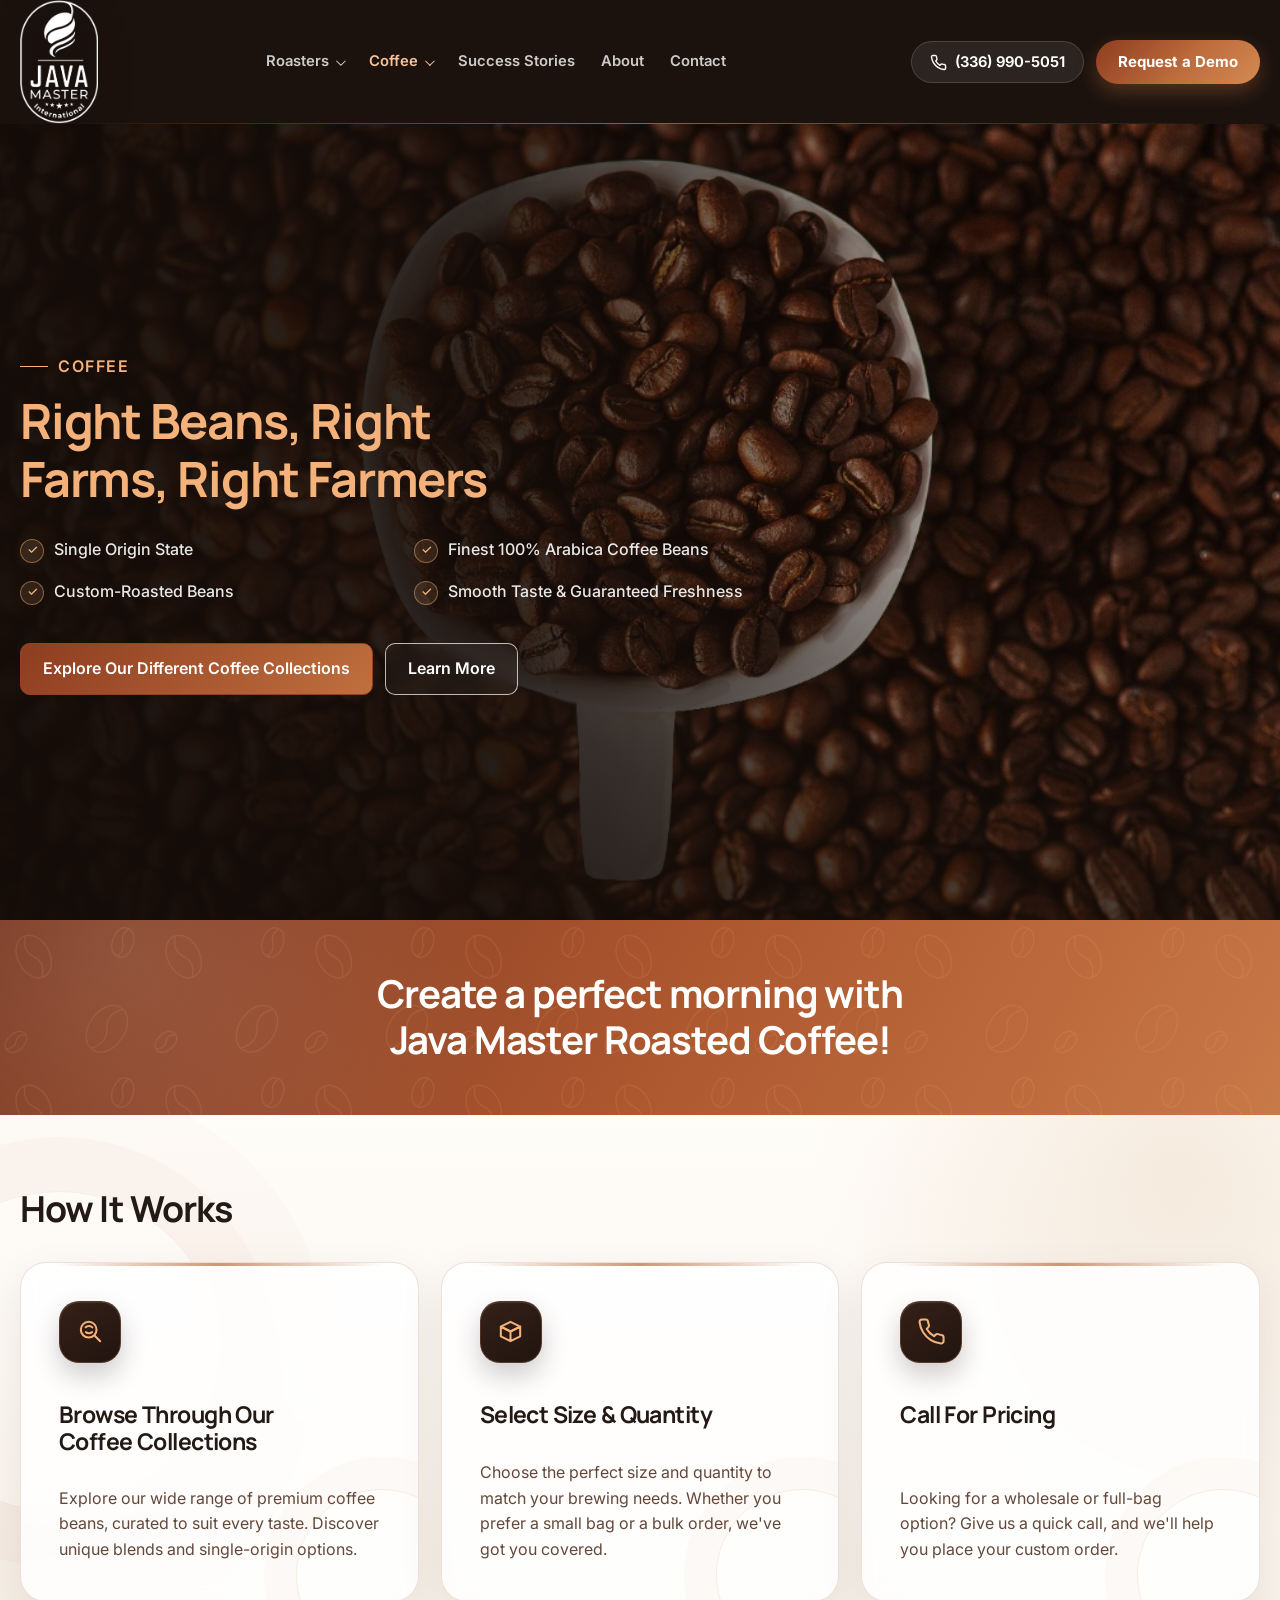
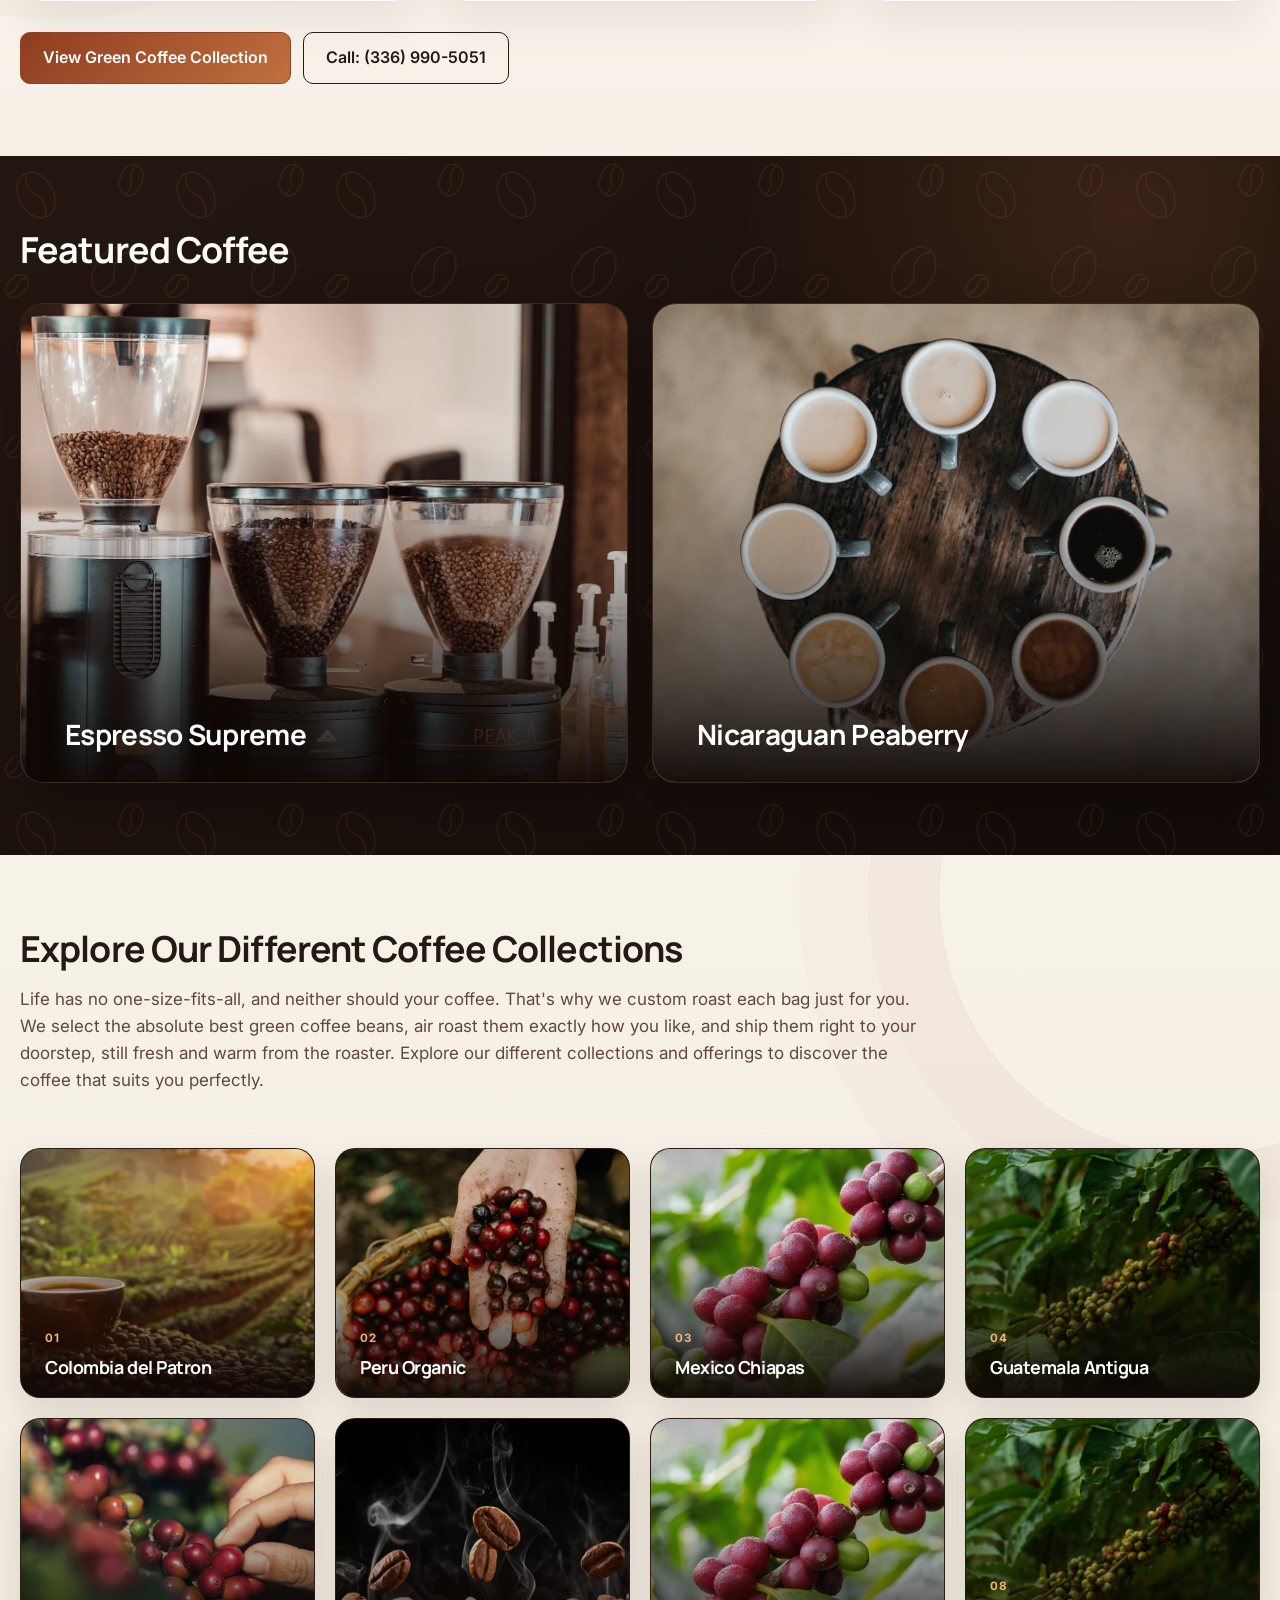
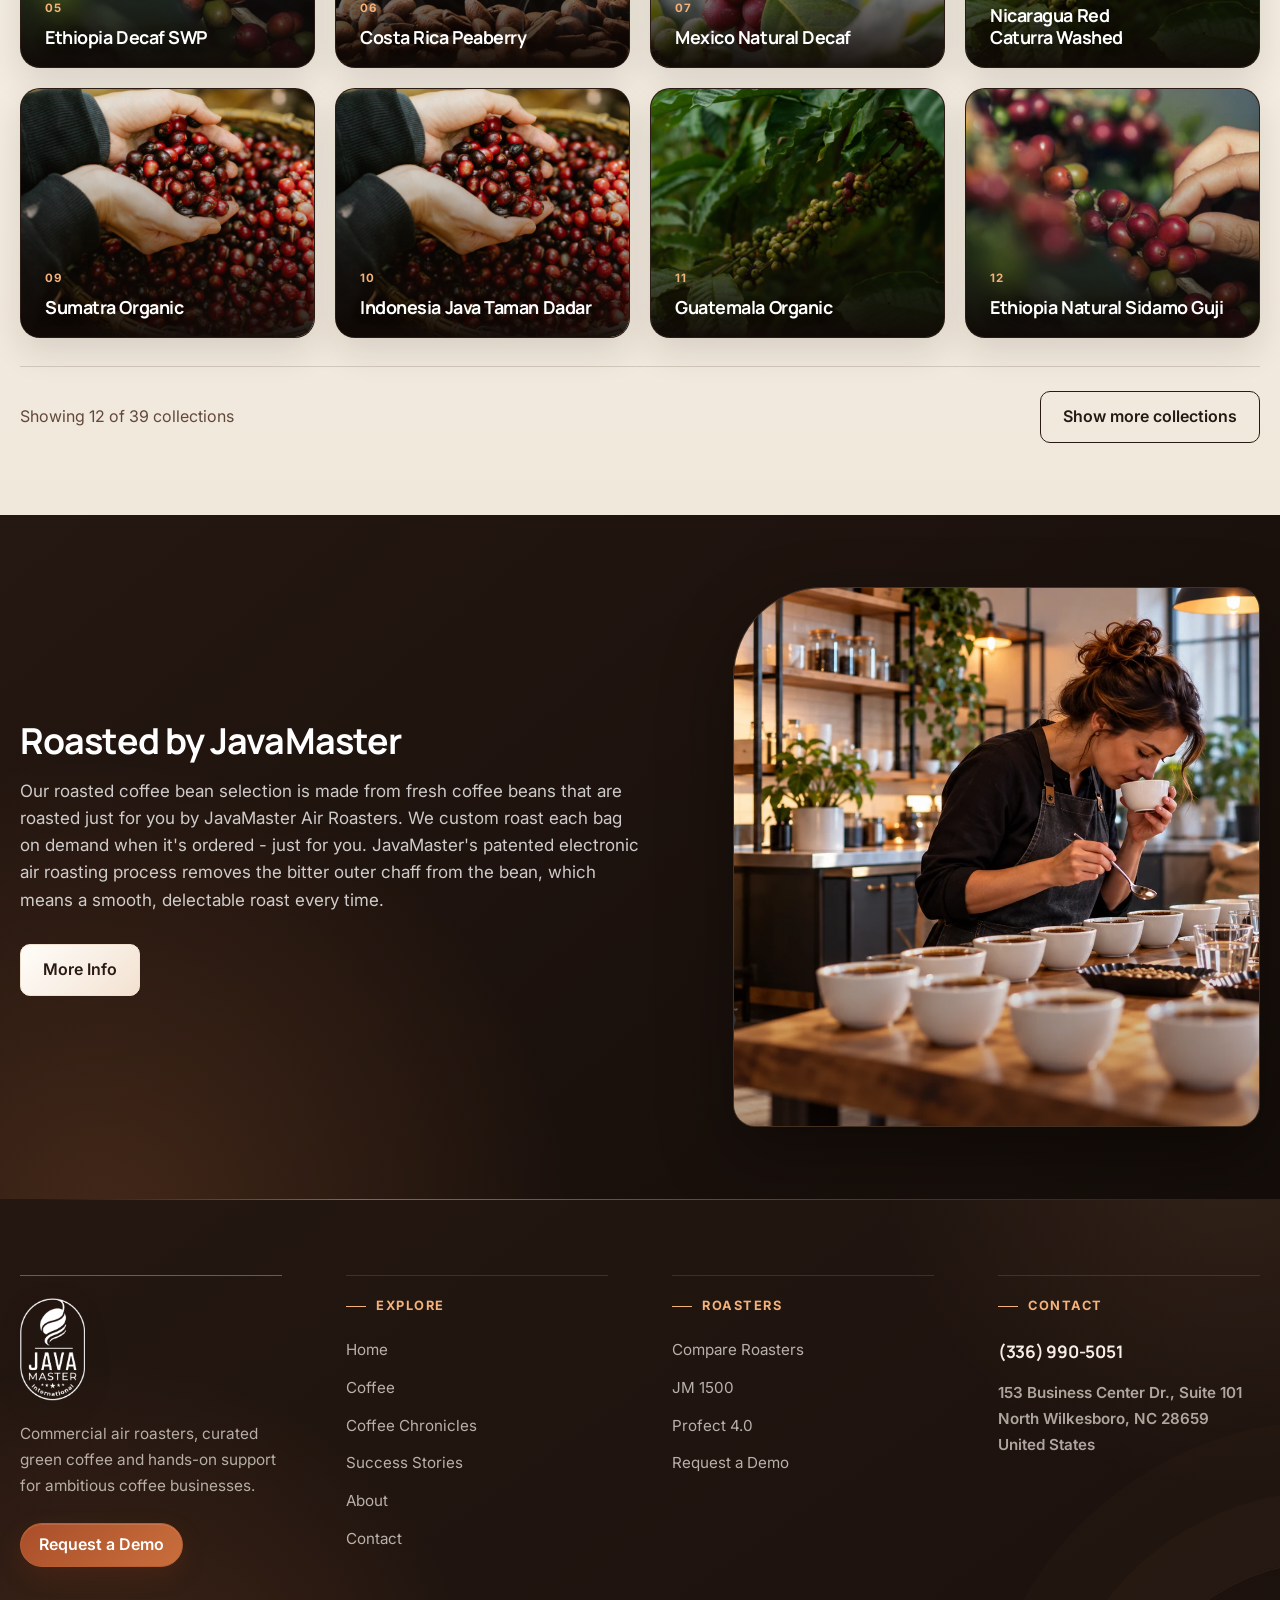
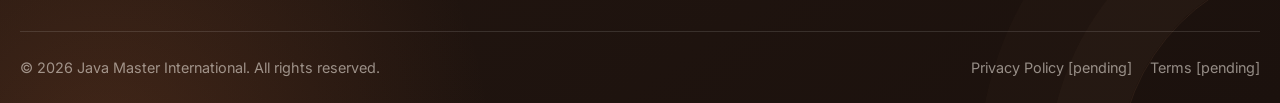
<file: coffee.html>
<!doctype html>
<html lang="en">
<head>
  <meta charset="utf-8">
  <meta name="viewport" content="width=device-width,initial-scale=1">
  <link rel="icon" href="assets/images/java-master-favicon-updated.png" type="image/png">
  <title>Coffee | Java Master International</title>
  <meta name="description" content="Explore Java Master roasted coffee collections, featured coffees, and custom-roasted beans made fresh for you.">
  <link rel="canonical" href="https://example.com/java-master/coffee.html">
  <meta property="og:title" content="Coffee | Java Master International">
  <meta property="og:description" content="Right beans, right farms, right farmers—custom roasted fresh by Java Master.">
  <meta property="og:image" content="https://example.com/assets/images/coffee-hero-heart-hands-enhanced.png">
  <link rel="preload" as="image" href="assets/images/coffee-hero-heart-hands-enhanced.png">
  <link rel="stylesheet" href="assets/css/style.css">
  <link rel="stylesheet" href="assets/css/responsive.css">
  <script src="assets/js/main.js" defer></script>
  <script type="application/ld+json">{"@context":"https://schema.org","@type":"CollectionPage","name":"Coffee","isPartOf":{"@type":"WebSite","name":"Java Master International"}}</script>
</head>
<body>
<a class="skip-link" href="#main-content">Skip to content</a>
<header class="site-header">
  <nav class="nav container" aria-label="Primary navigation">
    <a class="brand" href="index.html" aria-label="Java Master International home"><img class="brand__logo" src="assets/images/java-master-logo-updated-600.png" alt="Java Master International" width="379" height="600"></a>
    <ul class="nav__menu" id="primary-menu">
      <li class="dropdown"><button class="dropdown__toggle" type="button" aria-expanded="false" aria-controls="roaster-menu">Roasters</button><ul class="dropdown__menu" id="roaster-menu"><li><a href="roasters.html">Compare Roasters</a></li><li><a href="jm-1500.html">JM 1500</a></li><li><a href="profect.html">Profect 4.0</a></li></ul></li>
      <li class="dropdown"><button class="dropdown__toggle" type="button" aria-expanded="false" aria-controls="coffee-menu">Coffee</button><ul class="dropdown__menu" id="coffee-menu"><li><a href="coffee.html">Coffee Collections</a></li><li><a href="coffee-chronicles.html">Coffee Chronicles</a></li></ul></li>
      <li><a class="nav__link" href="success-stories.html">Success Stories</a></li>
      <li><a class="nav__link" href="about.html">About</a></li>
      <li><a class="nav__link" href="contact.html">Contact</a></li>
      <li class="nav__mobile-contact"><a href="tel:+13369905051" aria-label="Call (336) 990-5051"><svg aria-hidden="true" viewBox="0 0 24 24" width="18" height="18" fill="none" stroke="currentColor" stroke-width="2" stroke-linecap="round" stroke-linejoin="round"><path d="M22 16.92v3a2 2 0 0 1-2.18 2 19.79 19.79 0 0 1-8.63-3.07 19.5 19.5 0 0 1-6-6 19.79 19.79 0 0 1-3.07-8.67A2 2 0 0 1 4.11 2h3a2 2 0 0 1 2 1.72 12.84 12.84 0 0 0 .7 2.81 2 2 0 0 1-.45 2.11L8.09 9.91a16 16 0 0 0 6 6l1.27-1.27a2 2 0 0 1 2.11-.45 12.84 12.84 0 0 0 2.81.7A2 2 0 0 1 22 16.92z"/></svg><span>(336) 990-5051</span></a></li>
      <li class="nav__mobile-cta"><a class="button button--accent" href="contact.html#demo-form">Request a Demo</a></li>
    </ul>
    <div class="nav__actions">
      <a class="header-phone" href="tel:+13369905051" aria-label="Call Java Master at (336) 990-5051"><svg aria-hidden="true" viewBox="0 0 24 24" width="18" height="18" fill="none" stroke="currentColor" stroke-width="2" stroke-linecap="round" stroke-linejoin="round"><path d="M22 16.92v3a2 2 0 0 1-2.18 2 19.79 19.79 0 0 1-8.63-3.07 19.5 19.5 0 0 1-6-6 19.79 19.79 0 0 1-3.07-8.67A2 2 0 0 1 4.11 2h3a2 2 0 0 1 2 1.72 12.84 12.84 0 0 0 .7 2.81 2 2 0 0 1-.45 2.11L8.09 9.91a16 16 0 0 0 6 6l1.27-1.27a2 2 0 0 1 2.11-.45 12.84 12.84 0 0 0 2.81.7A2 2 0 0 1 22 16.92z"/></svg><span>(336) 990-5051</span></a>
      <a class="button button--small button--accent" href="contact.html#demo-form">Request a Demo</a>
    </div>
    <button class="nav-toggle" type="button" aria-expanded="false" aria-controls="primary-menu" aria-label="Open navigation"><span></span></button>
  </nav>
  <div class="site-search" id="site-search" hidden>
    <div class="site-search__panel">
      <form class="site-search__form" role="search" novalidate>
        <label class="visually-hidden" for="site-search-input">Search Java Master</label>
        <input class="site-search__input" id="site-search-input" type="search" name="q" placeholder="Search roasters, coffee, support…" autocomplete="off">
        <button class="site-search__submit" type="submit">Search</button>
        <button class="search-close" type="button" aria-label="Close site search"><svg aria-hidden="true" viewBox="0 0 24 24"><path d="M6 6l12 12M18 6 6 18"></path></svg></button>
      </form>
      <div class="site-search__results" role="status" aria-live="polite" aria-label="Search results"></div>
    </div>
  </div>
</header>

<main id="main-content" class="coffee-page">
  <section class="coffee-hero" aria-labelledby="coffee-title">
    <div class="coffee-hero__media" aria-hidden="true">
      <picture>
        <source srcset="assets/images/coffee-cup-beans.jpg" type="image/webp">
        <img src="assets/images/coffee-cup-beans.jpg" alt="Hands holding freshly roasted coffee beans in a heart shape over roaster tray" width="1920" height="1280" fetchpriority="high">
      </picture>
    </div>
    <div class="container coffee-hero__inner">
      <div class="coffee-hero__content">
        <span class="eyebrow">Coffee</span>
        <h1 id="coffee-title">Right Beans, Right Farms, Right Farmers</h1>
        <ul class="coffee-hero__features" aria-label="Coffee highlights">
          <li>Single Origin State</li>
          <li>Finest 100% Arabica Coffee Beans</li>
          <li>Custom-Roasted Beans</li>
          <li>Smooth Taste &amp; Guaranteed Freshness</li>
        </ul>
        <div class="button-row">
          <a class="button button--accent" href="#coffee-collections">Explore Our Different Coffee Collections</a>
          <a class="button button--ghost-light" href="contact.html">Learn More</a>
        </div>
      </div>
    </div>
  </section>

  <section class="coffee-tagline" aria-label="Java Master roasted coffee">
    <div class="container">
      <p>Create a perfect morning with Java Master Roasted Coffee!</p>
    </div>
  </section>

  <section class="section coffee-process section--paper" aria-labelledby="coffee-process-title">
    <div class="container">
      <div class="section__head coffee-section-head">
        <div><h2 id="coffee-process-title">How It Works</h2></div>
      </div>
      <div class="coffee-process__grid">
        <article class="coffee-process__step"><div class="coffee-process__icon" aria-hidden="true"><svg viewBox="0 0 24 24"><circle cx="10.5" cy="10.5" r="6.5"></circle><path d="m15.5 15.5 4.5 4.5M8 8.5c1.5-1.4 4.1-1.4 5.5.1M8.2 12.5c1.3 1.1 3.6 1.2 5.1 0"></path></svg></div><h3>Browse Through Our Coffee Collections</h3><p>Explore our wide range of premium coffee beans, curated to suit every taste. Discover unique blends and single-origin options.</p></article>
        <article class="coffee-process__step"><div class="coffee-process__icon" aria-hidden="true"><svg viewBox="0 0 24 24"><path d="m4 8 8-4 8 4-8 4-8-4Z"></path><path d="m4 8 8 4 8-4v8l-8 4-8-4V8Zm8 4v8"></path></svg></div><h3>Select Size &amp; Quantity</h3><p>Choose the perfect size and quantity to match your brewing needs. Whether you prefer a small bag or a bulk order, we've got you covered.</p></article>
        <article class="coffee-process__step"><div class="coffee-process__icon" aria-hidden="true"><svg viewBox="0 0 24 24"><path d="M22 16.92v3a2 2 0 0 1-2.18 2 19.79 19.79 0 0 1-8.63-3.07 19.5 19.5 0 0 1-6-6 19.79 19.79 0 0 1-3.07-8.67A2 2 0 0 1 4.11 2h3a2 2 0 0 1 2 1.72c.12.9.35 1.78.7 2.61a2 2 0 0 1-.45 2.11L8.09 9.91a16 16 0 0 0 6 6l1.27-1.27a2 2 0 0 1 2.11-.45c.83.35 1.71.58 2.61.7A2 2 0 0 1 22 16.92Z"></path></svg></div><h3>Call For Pricing</h3><p>Looking for a wholesale or full-bag option? Give us a quick call, and we'll help you place your custom order.</p></article>
      </div>
      <div class="button-row coffee-process__actions">
        <a class="button button--accent" href="#coffee-collections">View Green Coffee Collection</a>
        <a class="button button--ghost" href="contact.html">Call: (336) 990-5051</a>
      </div>
    </div>
  </section>

  <section class="section coffee-featured section--dark" aria-labelledby="featured-coffee-title">
    <div class="container">
      <div class="section__head coffee-section-head">
        <div><h2 id="featured-coffee-title">Featured Coffee</h2></div>
      </div>
      <div class="coffee-featured__grid">
        <article class="coffee-magic-card">
          <img src="assets/images/pexels-roasted-beans-grinder-13272708.jpg" alt="Fresh roasted coffee beans for Espresso Supreme" width="1280" height="853" loading="lazy">
          <div class="coffee-magic-card__overlay"><h3>Espresso Supreme</h3></div>
        </article>
        <article class="coffee-magic-card">
          <img src="assets/images/coffee-origin-costa-rica.jpg" alt="Fresh coffee beans for Nicaraguan Peaberry" width="800" height="600" loading="lazy">
          <div class="coffee-magic-card__overlay"><h3>Nicaraguan Peaberry</h3></div>
        </article>
      </div>
    </div>
  </section>

  <section class="section coffee-collections" id="coffee-collections" aria-labelledby="coffee-collections-title">
    <div class="container">
      <div class="coffee-collections__intro">
        <h2 id="coffee-collections-title">Explore Our Different Coffee Collections</h2>
        <p>Life has no one-size-fits-all, and neither should your coffee. That's why we custom roast each bag just for you. We select the absolute best green coffee beans, air roast them exactly how you like, and ship them right to your doorstep, still fresh and warm from the roaster. Explore our different collections and offerings to discover the coffee that suits you perfectly.</p>
      </div>
      <ol class="coffee-collection-grid" data-collection-grid>
        <li class="coffee-collection-card"><img src="assets/images/coffee-origin-colombia1.jpg" alt="Coffee collection presentation for Colombia del Patron" width="800" height="600" loading="lazy"><div class="coffee-collection-card__overlay"><h3>Colombia del Patron</h3></div></li>
        <li class="coffee-collection-card"><img src="assets/images/coffee-origin-peru1.jpg" alt="Coffee collection presentation for Peru Organic" width="800" height="600" loading="lazy"><div class="coffee-collection-card__overlay"><h3>Peru Organic</h3></div></li>
        <li class="coffee-collection-card"><img src="assets/images/coffee-origin-decaf1.jpg" alt="Coffee collection presentation for Mexico Chiapas" width="800" height="600" loading="lazy"><div class="coffee-collection-card__overlay"><h3>Mexico Chiapas</h3></div></li>
        <li class="coffee-collection-card"><img src="assets/images/coffee-origin-guatemala1.jpg" alt="Coffee collection presentation for Guatemala Antigua" width="800" height="600" loading="lazy"><div class="coffee-collection-card__overlay"><h3>Guatemala Antigua</h3></div></li>
        <li class="coffee-collection-card"><img src="assets/images/coffee-origin-ethiopia1.jpg" alt="Coffee collection presentation for Ethiopia Decaf SWP" width="800" height="600" loading="lazy"><div class="coffee-collection-card__overlay"><h3>Ethiopia Decaf SWP</h3></div></li>
        <li class="coffee-collection-card"><img src="assets/images/coffee-origin-costa-rica1.jpg" alt="Coffee collection presentation for Costa Rica Peaberry" width="800" height="600" loading="lazy"><div class="coffee-collection-card__overlay"><h3>Costa Rica Peaberry</h3></div></li>
        <li class="coffee-collection-card"><img src="assets/images/coffee-origin-decaf1.jpg" alt="Coffee collection presentation for Mexico Natural Decaf" width="800" height="600" loading="lazy"><div class="coffee-collection-card__overlay"><h3>Mexico Natural Decaf</h3></div></li>
        <li class="coffee-collection-card"><img src="assets/images/coffee-origin-guatemala1.jpg" alt="Coffee collection presentation for Nicaragua Red Caturra Washed" width="800" height="600" loading="lazy"><div class="coffee-collection-card__overlay"><h3>Nicaragua Red Caturra Washed</h3></div></li>
        <li class="coffee-collection-card"><img src="assets/images/coffee-origin-sumatra1.jpg" alt="Coffee collection presentation for Sumatra Organic" width="800" height="600" loading="lazy"><div class="coffee-collection-card__overlay"><h3>Sumatra Organic</h3></div></li>
        <li class="coffee-collection-card"><img src="assets/images/coffee-origin-sumatra1.jpg" alt="Coffee collection presentation for Indonesia Java Taman Dadar" width="800" height="600" loading="lazy"><div class="coffee-collection-card__overlay"><h3>Indonesia Java Taman Dadar</h3></div></li>
        <li class="coffee-collection-card"><img src="assets/images/coffee-origin-guatemala1.jpg" alt="Coffee collection presentation for Guatemala Organic" width="800" height="600" loading="lazy"><div class="coffee-collection-card__overlay"><h3>Guatemala Organic</h3></div></li>
        <li class="coffee-collection-card"><img src="assets/images/coffee-origin-ethiopia1.jpg" alt="Coffee collection presentation for Ethiopia Natural Sidamo Guji" width="800" height="600" loading="lazy"><div class="coffee-collection-card__overlay"><h3>Ethiopia Natural Sidamo Guji</h3></div></li>
        <li class="coffee-collection-card"><img src="assets/images/coffee-origin-guatemala1.jpg" alt="Coffee collection presentation for Honduras Organic" width="800" height="600" loading="lazy"><div class="coffee-collection-card__overlay"><h3>Honduras Organic</h3></div></li>
        <li class="coffee-collection-card"><img src="assets/images/coffee-origin-brazil1.jpg" alt="Coffee collection presentation for Brazil Organic Peaberry" width="800" height="600" loading="lazy"><div class="coffee-collection-card__overlay"><h3>Brazil Organic Peaberry</h3></div></li>
        <li class="coffee-collection-card"><img src="assets/images/coffee-origin-costa-rica1.jpg" alt="Coffee collection presentation for Costa Rica El Indo" width="800" height="600" loading="lazy"><div class="coffee-collection-card__overlay"><h3>Costa Rica El Indo</h3></div></li>
        <li class="coffee-collection-card"><img src="assets/images/coffee-origin-guatemala1.jpg" alt="Coffee collection presentation for Guatemala Decaf MC" width="800" height="600" loading="lazy"><div class="coffee-collection-card__overlay"><h3>Guatemala Decaf MC</h3></div></li>
        <li class="coffee-collection-card"><img src="assets/images/coffee-origin-kenya1.png" alt="Coffee collection presentation for Papua New Guinea" width="800" height="600" loading="lazy"><div class="coffee-collection-card__overlay"><h3>Papua New Guinea</h3></div></li>
        <li class="coffee-collection-card"><img src="assets/images/coffee-origin-kenya1.png" alt="Coffee collection presentation for Tanzania Peaberry" width="800" height="600" loading="lazy"><div class="coffee-collection-card__overlay"><h3>Tanzania Peaberry</h3></div></li>
        <li class="coffee-collection-card"><img src="assets/images/coffee-origin-sumatra1.jpg" alt="Coffee collection presentation for Sumatra Raji Batak Peaberry" width="800" height="600" loading="lazy"><div class="coffee-collection-card__overlay"><h3>Sumatra Raji Batak Peaberry</h3></div></li>
        <li class="coffee-collection-card"><img src="assets/images/coffee-origin-sumatra1.jpg" alt="Coffee collection presentation for Sumatra Raji Batak" width="800" height="600" loading="lazy"><div class="coffee-collection-card__overlay"><h3>Sumatra Raji Batak</h3></div></li>
        <li class="coffee-collection-card"><img src="assets/images/coffee-origin-sumatra1.jpg" alt="Coffee collection presentation for Sumatra Mandeling" width="800" height="600" loading="lazy"><div class="coffee-collection-card__overlay"><h3>Sumatra Mandeling</h3></div></li>
        <li class="coffee-collection-card"><img src="assets/images/coffee-origin-decaf1.jpg" alt="Coffee collection presentation for Sumatra Decaf SWP" width="800" height="600" loading="lazy"><div class="coffee-collection-card__overlay"><h3>Sumatra Decaf SWP</h3></div></li>
        <li class="coffee-collection-card"><img src="assets/images/coffee-origin-kenya1.png" alt="Coffee collection presentation for Rwanda Misozi Kopakaki" width="800" height="600" loading="lazy"><div class="coffee-collection-card__overlay"><h3>Rwanda Misozi Kopakaki</h3></div></li>
        <li class="coffee-collection-card"><img src="assets/images/coffee-origin-peru1.jpg" alt="Coffee collection presentation for Mexico Organic" width="800" height="600" loading="lazy"><div class="coffee-collection-card__overlay"><h3>Mexico Organic</h3></div></li>
        <li class="coffee-collection-card"><img src="assets/images/coffee-origin-kenya1.png" alt="Coffee collection presentation for Kenya Peaberry" width="800" height="600" loading="lazy"><div class="coffee-collection-card__overlay"><h3>Kenya Peaberry</h3></div></li>
        <li class="coffee-collection-card"><img src="assets/images/coffee-origin-kenya1.png" alt="Coffee collection presentation for Kenya AA" width="800" height="600" loading="lazy"><div class="coffee-collection-card__overlay"><h3>Kenya AA</h3></div></li>
        <li class="coffee-collection-card"><img src="assets/images/coffee-origin-colombia1.jpg" alt="Coffee collection presentation for Jamaica Blue Mountain" width="800" height="600" loading="lazy"><div class="coffee-collection-card__overlay"><h3>Jamaica Blue Mountain</h3></div></li>
        <li class="coffee-collection-card"><img src="assets/images/coffee-origin-sumatra1.jpg" alt="Coffee collection presentation for Indonesia Sulawesi" width="800" height="600" loading="lazy"><div class="coffee-collection-card__overlay"><h3>Indonesia Sulawesi</h3></div></li>
        <li class="coffee-collection-card"><img src="assets/images/coffee-origin-sumatra1.jpg" alt="Coffee collection presentation for Indonesia Bali Blue Moon" width="800" height="600" loading="lazy"><div class="coffee-collection-card__overlay"><h3>Indonesia Bali Blue Moon</h3></div></li>
        <li class="coffee-collection-card"><img src="assets/images/coffee-origin-guatemala1.jpg" alt="Coffee collection presentation for Guatemala Peaberry" width="800" height="600" loading="lazy"><div class="coffee-collection-card__overlay"><h3>Guatemala Peaberry</h3></div></li>
        <li class="coffee-collection-card"><img src="assets/images/coffee-origin-ethiopia1.jpg" alt="Coffee collection presentation for Ethiopia Yirgacheffe" width="800" height="600" loading="lazy"><div class="coffee-collection-card__overlay"><h3>Ethiopia Yirgacheffe</h3></div></li>
        <li class="coffee-collection-card"><img src="assets/images/coffee-origin-ethiopia1.jpg" alt="Coffee collection presentation for Ethiopia Organic" width="800" height="600" loading="lazy"><div class="coffee-collection-card__overlay"><h3>Ethiopia Organic</h3></div></li>
        <li class="coffee-collection-card"><img src="assets/images/coffee-origin-costa-rica1.jpg" alt="Coffee collection presentation for Costa Rica La Minita" width="800" height="600" loading="lazy"><div class="coffee-collection-card__overlay"><h3>Costa Rica La Minita</h3></div></li>
        <li class="coffee-collection-card"><img src="assets/images/coffee-origin-costa-rica1.jpg" alt="Coffee collection presentation for Costa Rica La Amistad Organic" width="800" height="600" loading="lazy"><div class="coffee-collection-card__overlay"><h3>Costa Rica La Amistad Organic</h3></div></li>
        <li class="coffee-collection-card"><img src="assets/images/coffee-origin-colombia1.jpg" alt="Coffee collection presentation for Colombia Supremo" width="800" height="600" loading="lazy"><div class="coffee-collection-card__overlay"><h3>Colombia Supremo</h3></div></li>
        <li class="coffee-collection-card"><img src="assets/images/coffee-origin-colombia1.jpg" alt="Coffee collection presentation for Colombia Organic" width="800" height="600" loading="lazy"><div class="coffee-collection-card__overlay"><h3>Colombia Organic</h3></div></li>
        <li class="coffee-collection-card"><img src="assets/images/coffee-origin-decaf1.jpg" alt="Coffee collection presentation for Colombia Decaf MWP" width="800" height="600" loading="lazy"><div class="coffee-collection-card__overlay"><h3>Colombia Decaf MWP</h3></div></li>
        <li class="coffee-collection-card"><img src="assets/images/coffee-origin-brazil1.jpg" alt="Coffee collection presentation for Brazil Minas Gerais Organic" width="800" height="600" loading="lazy"><div class="coffee-collection-card__overlay"><h3>Brazil Minas Gerais Organic</h3></div></li>
        <li class="coffee-collection-card"><img src="assets/images/coffee-origin-brazil1.jpg" alt="Coffee collection presentation for Brazil Cerrado Blend 56" width="800" height="600" loading="lazy"><div class="coffee-collection-card__overlay"><h3>Brazil Cerrado Blend 56</h3></div></li>
      </ol>
      <div class="coffee-collections__footer">
        <p class="coffee-collections__status" data-collection-status aria-live="polite">Showing all 39 collections</p>
        <button class="button button--ghost" type="button" data-collection-more hidden>Show more collections</button>
      </div>
    </div>
  </section>

  <section class="section coffee-testimonials section--paper" aria-labelledby="coffee-testimonials-title">
    <div class="container">
      <div class="section__head coffee-section-head">
        <div><h2 id="coffee-testimonials-title">Testimonials</h2></div>
      </div>
      <div class="coffee-testimonials__grid">
        <figure class="coffee-quote">
          <span class="coffee-quote__mark" aria-hidden="true">“</span>
          <blockquote><p>"Definitely a favorite of mine for years now! Tried a bunch of others, and, I always come back to Java Master. 10 years and counting!"</p></blockquote>
          <figcaption><span class="coffee-quote__avatar" aria-hidden="true">LA</span><span>— Lou A.</span></figcaption>
        </figure>
        <figure class="coffee-quote">
          <span class="coffee-quote__mark" aria-hidden="true">“</span>
          <blockquote><p>"First cup of coffee this morning, it was amazing. Absolutely loved it. Very clean and full of flavor. The bloom on with the pour-over was stunning, a dead give away to a freshly roasted coffee. I also stuck my brew time right on 2 minutes 30 seconds. What a way to start the day. Thank you .... Thank you."</p></blockquote>
          <figcaption><span class="coffee-quote__avatar" aria-hidden="true">B</span><span>— Brandon</span></figcaption>
        </figure>
      </div>
    </div>
  </section>

  <section class="section coffee-story section--dark" aria-labelledby="coffee-story-title">
    <div class="container coffee-story__grid">
      <div class="coffee-story__content">
        <h2 id="coffee-story-title">Roasted by JavaMaster</h2>
        <p>Our roasted coffee bean selection is made from fresh coffee beans that are roasted just for you by JavaMaster Air Roasters. We custom roast each bag on demand when it's ordered - just for you. JavaMaster's patented electronic air roasting process removes the bitter outer chaff from the bean, which means a smooth, delectable roast every time.</p>
        <a class="button button--light" href="#coffee-collections">More Info</a>
      </div>
      <div class="coffee-story__media"><img src="assets/images/roasted-by-javamaster.webp" alt="Coffee professional cupping fresh roasts beside a black Java Master air roaster" width="1672" height="941" loading="lazy"></div>
    </div>
  </section>
</main>

<footer class="site-footer">
  <div class="container">
    <div class="footer__grid">
      <div class="footer__intro"><a class="brand" href="index.html" aria-label="Java Master International home"><img class="brand__logo" src="assets/images/java-master-logo-updated-600.png" alt="Java Master International" width="379" height="600"></a><p>Commercial air roasters, curated green coffee and hands-on support for ambitious coffee businesses.</p><a class="button button--accent" href="contact.html#demo-form">Request a Demo</a></div>
      <div class="footer__column"><h2 class="footer__title">Explore</h2><ul class="footer__links"><li><a href="index.html">Home</a></li><li><a href="coffee.html">Coffee</a></li><li><a href="coffee-chronicles.html">Coffee Chronicles</a></li><li><a href="success-stories.html">Success Stories</a></li><li><a href="about.html">About</a></li><li><a href="contact.html">Contact</a></li></ul></div>
      <div class="footer__column"><h2 class="footer__title">Roasters</h2><ul class="footer__links"><li><a href="roasters.html">Compare Roasters</a></li><li><a href="jm-1500.html">JM 1500</a></li><li><a href="profect.html">Profect 4.0</a></li><li><a href="contact.html#demo-form">Request a Demo</a></li></ul></div>
      <div class="footer__column footer__contact"><h2 class="footer__title">Contact</h2><ul class="footer__links"><li><a class="footer__phone" href="tel:+13369905051">(336) 990-5051</a></li><li><a class="footer__address" href="https://www.google.com/maps/search/?api=1&amp;query=153%20Business%20Center%20Dr.%2C%20Suite%20101%2C%20North%20Wilkesboro%2C%20NC%2028659%2C%20United%20States" target="_blank" rel="noopener noreferrer" aria-label="View Java Master at 153 Business Center Drive, Suite 101, North Wilkesboro, North Carolina 28659 on Google Maps"><strong>153 Business Center Dr., Suite 101</strong><br><strong>North Wilkesboro, NC 28659</strong><br><strong>United States</strong></a></li></ul></div>
    </div>
    <div class="footer__bottom"><span>© 2026 Java Master International. All rights reserved.</span><div class="footer__legal"><span>Privacy Policy [pending]</span><span>Terms [pending]</span></div></div>
  </div>
</footer>
</body>
</html>
</file>
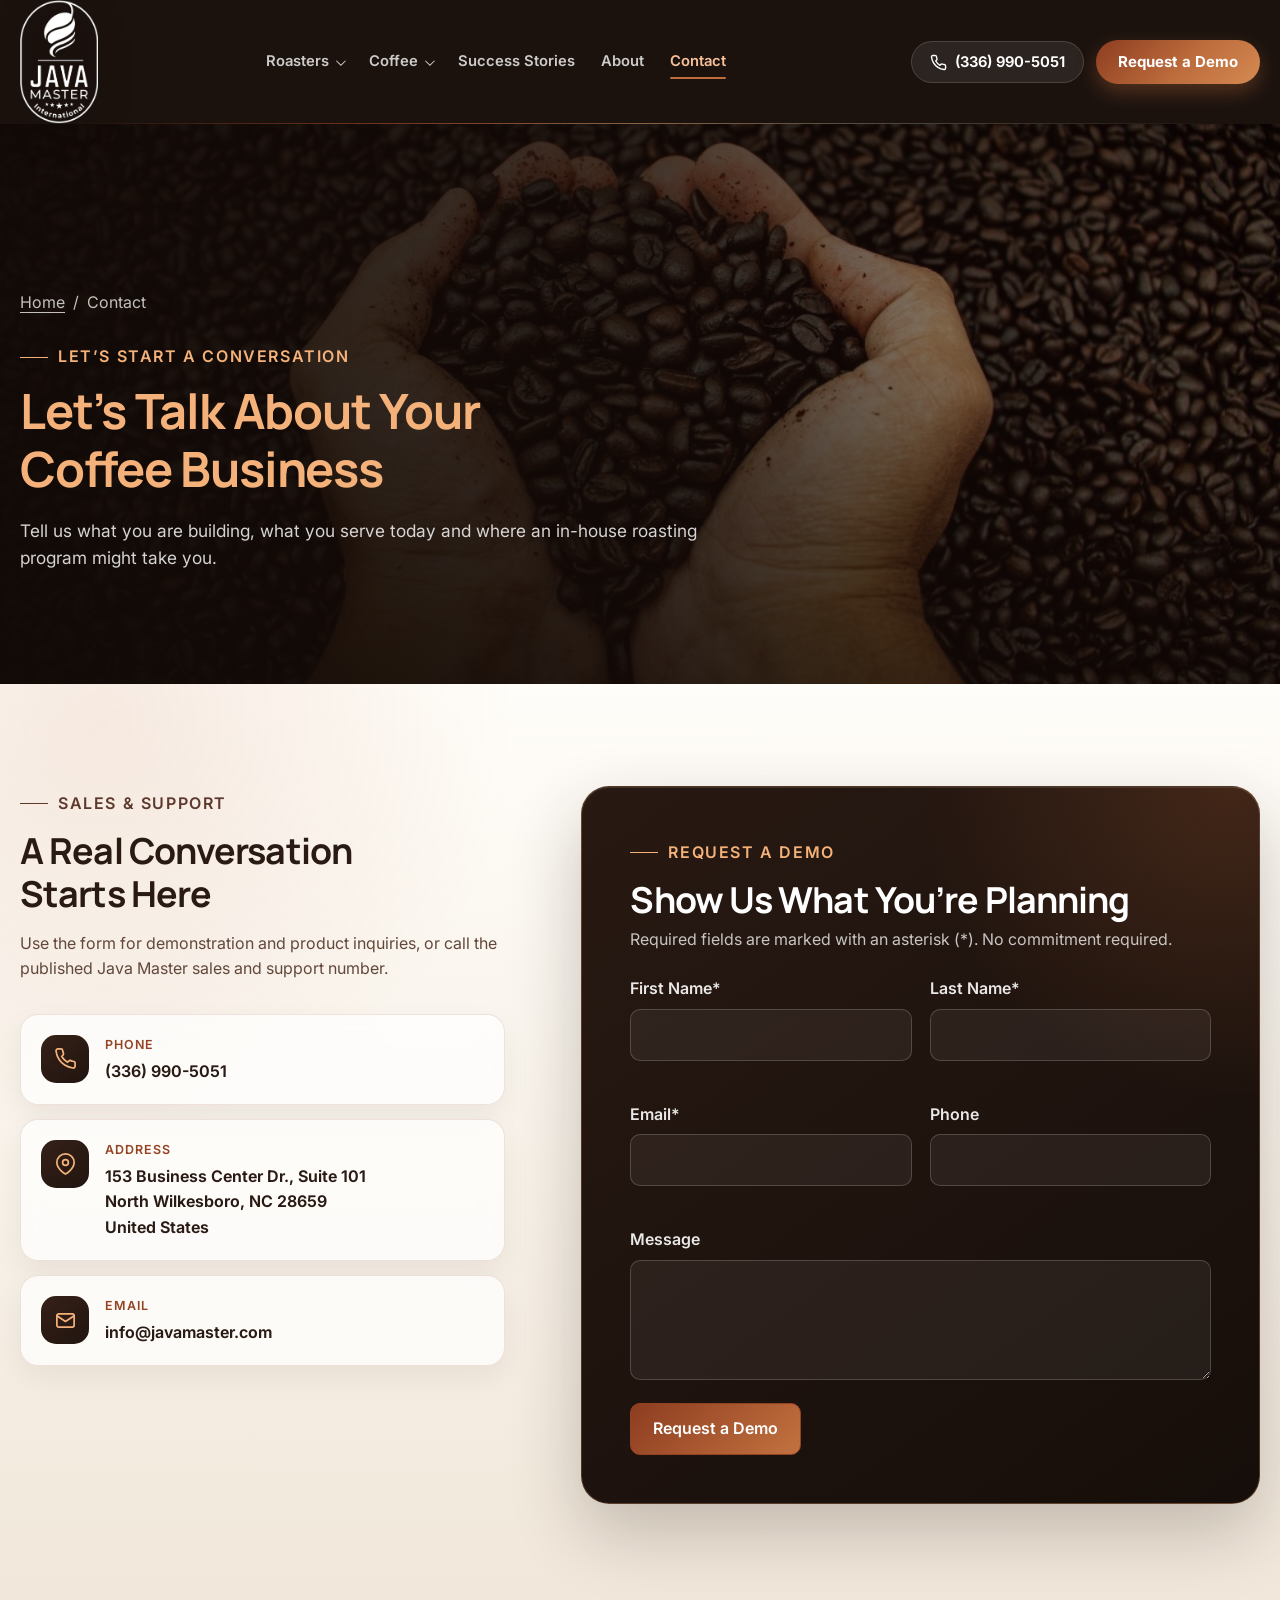
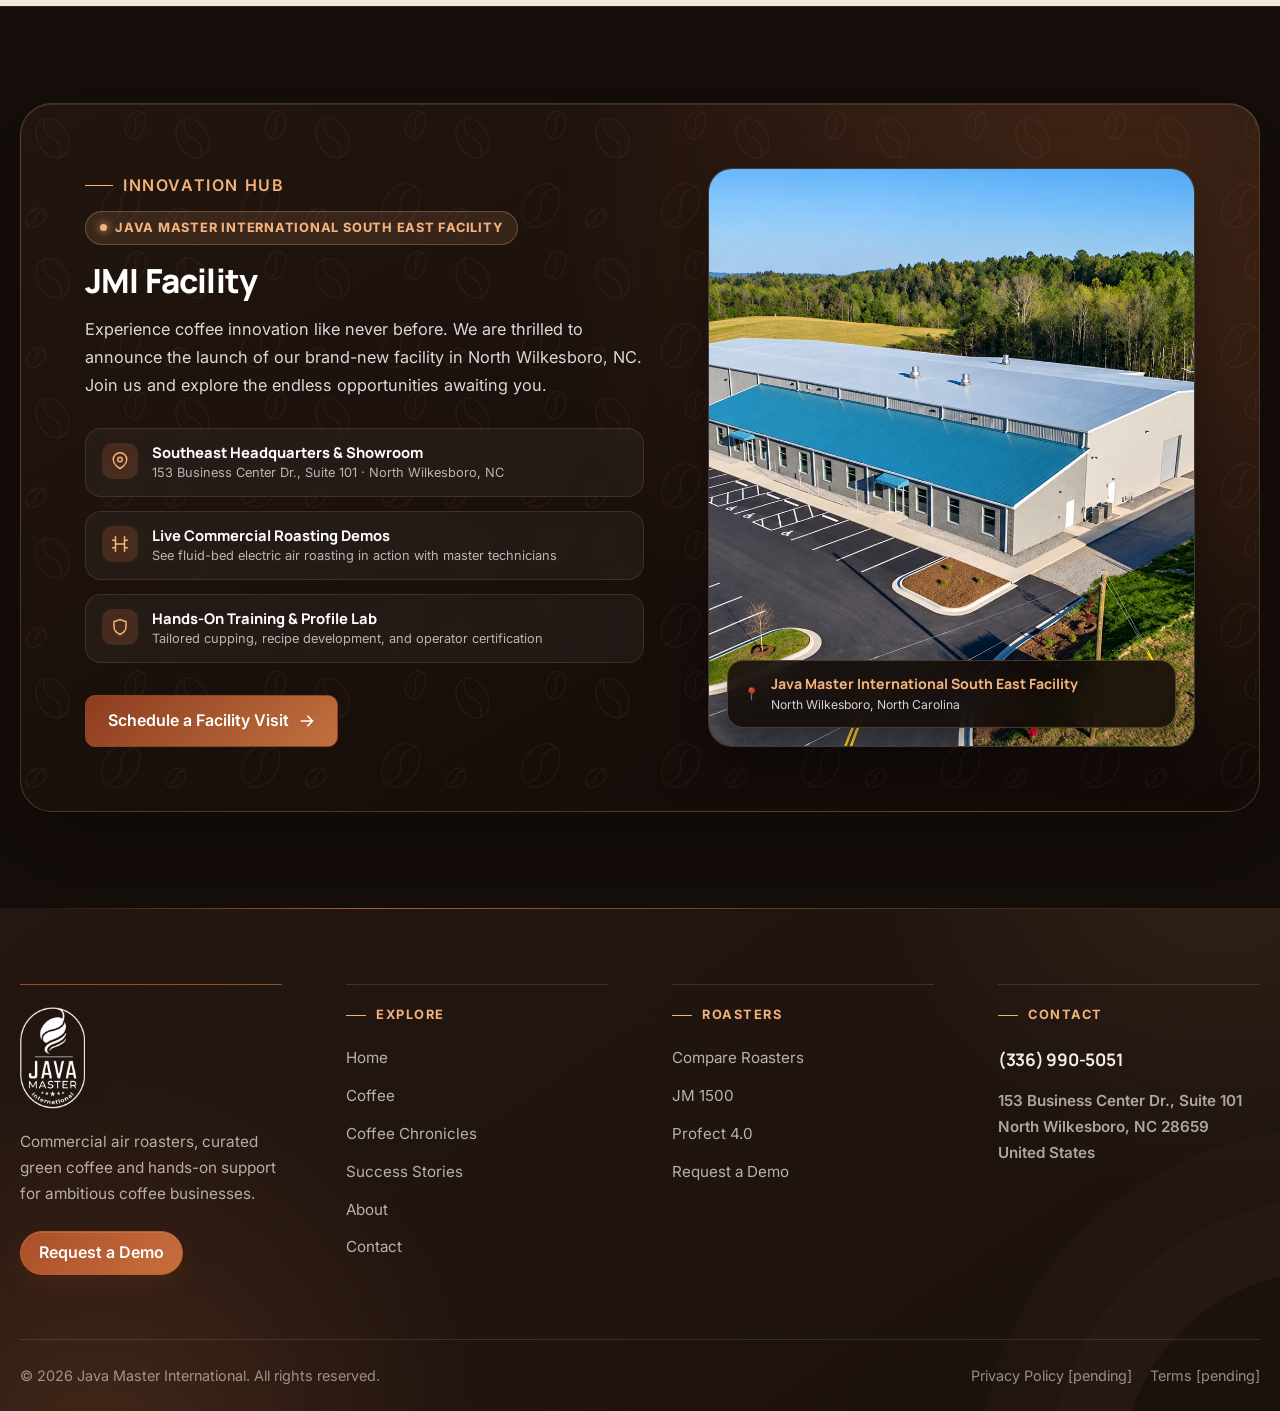
<file: contact.html>
<!doctype html><html lang="en"><head><meta charset="utf-8"><meta name="viewport" content="width=device-width,initial-scale=1"><link rel="icon" href="assets/images/java-master-favicon-updated.png" type="image/png"><title>Request a Java Master Demonstration | Contact</title><meta name="description" content="Request a Java Master air roaster demonstration and discuss your coffee business, site and product interests."><link rel="canonical" href="https://example.com/java-master/contact.html"><meta property="og:title" content="Request a Java Master Demonstration"><meta property="og:description" content="Tell Java Master about your coffee business and product needs."><meta property="og:image" content="https://example.com/assets/images/og-contact.jpg"><link rel="stylesheet" href="assets/css/style.css"><link rel="stylesheet" href="assets/css/responsive.css"><script src="assets/js/main.js" defer></script><script type="application/ld+json">{"@context":"https://schema.org","@type":"LocalBusiness","name":"Java Master International","telephone":"+1-336-990-5051","address":{"@type":"PostalAddress","streetAddress":"153 Business Center Dr. Suite 101","addressLocality":"North Wilkesboro","addressRegion":"NC","addressCountry":"US"}}</script></head><body class="page--contact"><a class="skip-link" href="#main-content">Skip to content</a>
<header class="site-header">
  <nav class="nav container" aria-label="Primary navigation">
    <a class="brand" href="index.html" aria-label="Java Master International home"><img class="brand__logo" src="assets/images/java-master-logo-updated-600.png" alt="Java Master International" width="379" height="600"></a>
    <ul class="nav__menu" id="primary-menu">
      <li class="dropdown"><button class="dropdown__toggle" type="button" aria-expanded="false" aria-controls="roaster-menu">Roasters</button><ul class="dropdown__menu" id="roaster-menu"><li><a href="roasters.html">Compare Roasters</a></li><li><a href="jm-1500.html">JM 1500</a></li><li><a href="profect.html">Profect 4.0</a></li></ul></li>
      <li class="dropdown"><button class="dropdown__toggle" type="button" aria-expanded="false" aria-controls="coffee-menu">Coffee</button><ul class="dropdown__menu" id="coffee-menu"><li><a href="coffee.html">Coffee Collections</a></li><li><a href="coffee-chronicles.html">Coffee Chronicles</a></li></ul></li>
      <li><a class="nav__link" href="success-stories.html">Success Stories</a></li>
      <li><a class="nav__link" href="about.html">About</a></li>
      <li><a class="nav__link" href="contact.html">Contact</a></li>
      <li class="nav__mobile-contact"><a href="tel:+13369905051" aria-label="Call (336) 990-5051"><svg aria-hidden="true" viewBox="0 0 24 24" width="18" height="18" fill="none" stroke="currentColor" stroke-width="2" stroke-linecap="round" stroke-linejoin="round"><path d="M22 16.92v3a2 2 0 0 1-2.18 2 19.79 19.79 0 0 1-8.63-3.07 19.5 19.5 0 0 1-6-6 19.79 19.79 0 0 1-3.07-8.67A2 2 0 0 1 4.11 2h3a2 2 0 0 1 2 1.72 12.84 12.84 0 0 0 .7 2.81 2 2 0 0 1-.45 2.11L8.09 9.91a16 16 0 0 0 6 6l1.27-1.27a2 2 0 0 1 2.11-.45 12.84 12.84 0 0 0 2.81.7A2 2 0 0 1 22 16.92z"/></svg><span>(336) 990-5051</span></a></li>
      <li class="nav__mobile-cta"><a class="button button--accent" href="contact.html#demo-form">Request a Demo</a></li>
    </ul>
    <div class="nav__actions">
      <a class="header-phone" href="tel:+13369905051" aria-label="Call Java Master at (336) 990-5051"><svg aria-hidden="true" viewBox="0 0 24 24" width="18" height="18" fill="none" stroke="currentColor" stroke-width="2" stroke-linecap="round" stroke-linejoin="round"><path d="M22 16.92v3a2 2 0 0 1-2.18 2 19.79 19.79 0 0 1-8.63-3.07 19.5 19.5 0 0 1-6-6 19.79 19.79 0 0 1-3.07-8.67A2 2 0 0 1 4.11 2h3a2 2 0 0 1 2 1.72 12.84 12.84 0 0 0 .7 2.81 2 2 0 0 1-.45 2.11L8.09 9.91a16 16 0 0 0 6 6l1.27-1.27a2 2 0 0 1 2.11-.45 12.84 12.84 0 0 0 2.81.7A2 2 0 0 1 22 16.92z"/></svg><span>(336) 990-5051</span></a>
      <a class="button button--small button--accent" href="contact.html#demo-form">Request a Demo</a>
    </div>
    <button class="nav-toggle" type="button" aria-expanded="false" aria-controls="primary-menu" aria-label="Open navigation"><span></span></button>
  </nav>
  <div class="site-search" id="site-search" hidden>
    <div class="site-search__panel">
      <form class="site-search__form" role="search" novalidate>
        <label class="visually-hidden" for="site-search-input">Search Java Master</label>
        <input class="site-search__input" id="site-search-input" type="search" name="q" placeholder="Search roasters, coffee, support…" autocomplete="off">
        <button class="site-search__submit" type="submit">Search</button>
        <button class="search-close" type="button" aria-label="Close site search"><svg aria-hidden="true" viewBox="0 0 24 24"><path d="M6 6l12 12M18 6 6 18"></path></svg></button>
      </form>
      <div class="site-search__results" role="status" aria-live="polite" aria-label="Search results"></div>
    </div>
  </div>
</header>
<main id="main-content">
  <section class="contact-hero" aria-labelledby="contact-title">
    <div class="contact-hero__media" aria-hidden="true">
      <picture>
        <source srcset="assets/images/contact-hero-banner.webp" type="image/webp">
        <img src="assets/images/contact-hero-banner.jpg" alt="Hands holding freshly roasted coffee beans" width="1920" height="1080" fetchpriority="high">
      </picture>
    </div>
    <div class="container contact-hero__content">
      <ol class="breadcrumb" aria-label="Breadcrumb"><li><a href="index.html">Home</a></li><li aria-current="page">Contact</li></ol>
      <span class="eyebrow">Let’s start a conversation</span>
      <h1 id="contact-title">Let’s Talk About Your Coffee Business</h1>
      <p>Tell us what you are building, what you serve today and where an in-house roasting program might take you.</p>
    </div>
  </section>

  <section class="section section--contact-main" aria-labelledby="contact-conversation-title">
    <div class="container contact-experience">
      <aside class="contact-experience__details">
        <span class="eyebrow">Sales &amp; support</span>
        <h2 id="contact-conversation-title">A Real Conversation Starts Here</h2>
        <p>Use the form for demonstration and product inquiries, or call the published Java Master sales and support number.</p>
        <ul class="contact-list">
          <li><span class="contact-list__icon" aria-hidden="true"><svg viewBox="0 0 24 24"><path d="M22 16.92v3a2 2 0 0 1-2.18 2 19.8 19.8 0 0 1-8.63-3.07 19.5 19.5 0 0 1-6-6 19.8 19.8 0 0 1-3.07-8.67A2 2 0 0 1 4.11 2h3a2 2 0 0 1 2 1.72c.12.9.35 1.78.7 2.61a2 2 0 0 1-.45 2.11L8.09 9.91a16 16 0 0 0 6 6l1.27-1.27a2 2 0 0 1 2.11-.45c.83.35 1.71.58 2.61.7A2 2 0 0 1 22 16.92Z"></path></svg></span><span><strong>Phone</strong><a href="tel:+13369905051">(336) 990-5051</a></span></li>
          <li><span class="contact-list__icon" aria-hidden="true"><svg viewBox="0 0 24 24"><path d="M21 10c0 7-9 12-9 12S3 17 3 10a9 9 0 1 1 18 0Z"></path><circle cx="12" cy="10" r="3"></circle></svg></span><span><strong>Address</strong><a href="https://www.google.com/maps/search/?api=1&amp;query=153%20Business%20Center%20Dr.%2C%20Suite%20101%2C%20North%20Wilkesboro%2C%20NC%2028659%2C%20United%20States" target="_blank" rel="noopener noreferrer">153 Business Center Dr., Suite 101<br>North Wilkesboro, NC 28659<br>United States</a></span></li>
          <li><span class="contact-list__icon" aria-hidden="true"><svg viewBox="0 0 24 24"><rect x="3" y="5" width="18" height="14" rx="2"></rect><path d="m3 7 9 6 9-6"></path></svg></span><span><strong>Email</strong><a href="mailto:info@javamaster.com">info@javamaster.com</a></span></li>
        </ul>
      </aside>

      <div class="contact-form contact-experience__form" id="demo-form">
        <span class="eyebrow">Request a Demo</span>
        <h2>Show Us What You’re Planning</h2>
        <p>Required fields are marked with an asterisk (*). No commitment required.</p>
        <form data-validate data-integration-pending novalidate>
          <div class="form-grid">
            <div class="field"><label for="contact-first-name">First Name*</label><input id="contact-first-name" name="first_name" type="text" autocomplete="given-name" required aria-describedby="contact-first-name-error"><span class="field__error" id="contact-first-name-error"></span></div>
            <div class="field"><label for="contact-last-name">Last Name*</label><input id="contact-last-name" name="last_name" type="text" autocomplete="family-name" required aria-describedby="contact-last-name-error"><span class="field__error" id="contact-last-name-error"></span></div>
            <div class="field"><label for="contact-email">Email*</label><input id="contact-email" name="email" type="email" autocomplete="email" required aria-describedby="contact-email-error"><span class="field__error" id="contact-email-error"></span></div>
            <div class="field"><label for="contact-phone">Phone</label><input id="contact-phone" name="phone" type="tel" autocomplete="tel" pattern="[0-9+() .-]{7,}" aria-describedby="contact-phone-error"><span class="field__error" id="contact-phone-error"></span></div>
            <div class="field field--full"><label for="contact-message">Message</label><textarea id="contact-message" name="message" autocomplete="off"></textarea><span class="field__error"></span></div>
          </div>
          <div class="form-status" role="status" aria-live="polite"></div>
          <button class="button button--accent" type="submit">Request a Demo</button>
        </form>
      </div>
    </div>
  </section>

  <section class="section section--facility" aria-labelledby="facility-title">
    <div class="container">
      <div class="facility-card">
        <div class="facility-card__layout">
          <div class="facility-card__content">
            <span class="eyebrow">Innovation Hub</span>
            <div class="facility-card__badge">
              <span class="facility-badge__dot" aria-hidden="true"></span>
              <span>Java Master International South East Facility</span>
            </div>
            <h2 id="facility-title">JMI Facility</h2>
            <p class="facility-card__lead">Experience coffee innovation like never before. We are thrilled to announce the launch of our brand-new facility in North Wilkesboro, NC. Join us and explore the endless opportunities awaiting you.</p>
            <div class="facility-card__features">
              <div class="facility-feature">
                <div class="facility-feature__icon" aria-hidden="true">
                  <svg viewBox="0 0 24 24"><path d="M21 10c0 7-9 12-9 12S3 17 3 10a9 9 0 1 1 18 0Z"/><circle cx="12" cy="10" r="3"/></svg>
                </div>
                <div class="facility-feature__text">
                  <strong>Southeast Headquarters &amp; Showroom</strong>
                  <span>153 Business Center Dr., Suite 101 &middot; North Wilkesboro, NC</span>
                </div>
              </div>
              <div class="facility-feature">
                <div class="facility-feature__icon" aria-hidden="true">
                  <svg viewBox="0 0 24 24"><path d="M6 2v20M18 2v20M6 12h12M2 7h4M18 7h4M2 17h4M18 17h4"/></svg>
                </div>
                <div class="facility-feature__text">
                  <strong>Live Commercial Roasting Demos</strong>
                  <span>See fluid-bed electric air roasting in action with master technicians</span>
                </div>
              </div>
              <div class="facility-feature">
                <div class="facility-feature__icon" aria-hidden="true">
                  <svg viewBox="0 0 24 24"><path d="M12 22s8-4 8-10V5l-8-3-8 3v7c0 6 8 10 8 10z"/></svg>
                </div>
                <div class="facility-feature__text">
                  <strong>Hands-On Training &amp; Profile Lab</strong>
                  <span>Tailored cupping, recipe development, and operator certification</span>
                </div>
              </div>
            </div>
            <div class="facility-card__action">
              <a class="button button--accent" href="#demo-form">
                <span>Schedule a Facility Visit</span>
                <svg class="button__arrow" viewBox="0 0 20 20" width="16" height="16" fill="currentColor" aria-hidden="true"><path fill-rule="evenodd" d="M10.293 3.293a1 1 0 011.414 0l6 6a1 1 0 010 1.414l-6 6a1 1 0 01-1.414-1.414L14.586 11H3a1 1 0 110-2h11.586l-4.293-4.293a1 1 0 010-1.414z" clip-rule="evenodd"/></svg>
              </a>
            </div>
          </div>
          <figure class="facility-card__media">
            <picture>
              <img src="assets/images/jmi-facility.png" alt="Aerial view of the Java Master International South East Facility in North Wilkesboro, North Carolina" width="1435" height="1096" loading="lazy" decoding="async">
            </picture>
            <div class="facility-card__floating-tag">
              <span class="floating-tag__pin" aria-hidden="true">📍</span>
              <div class="floating-tag__details">
                <strong>Java Master International South East Facility</strong>
                <span>North Wilkesboro, North Carolina</span>
              </div>
            </div>
          </figure>
        </div>
      </div>
    </div>
  </section>
</main>
<footer class="site-footer">
  <div class="container">
    <div class="footer__grid">
      <div class="footer__intro"><a class="brand" href="index.html" aria-label="Java Master International home"><img class="brand__logo" src="assets/images/java-master-logo-updated-600.png" alt="Java Master International" width="379" height="600"></a><p>Commercial air roasters, curated green coffee and hands-on support for ambitious coffee businesses.</p><a class="button button--accent" href="contact.html#demo-form">Request a Demo</a></div>
      <div class="footer__column"><h2 class="footer__title">Explore</h2><ul class="footer__links"><li><a href="index.html">Home</a></li><li><a href="coffee.html">Coffee</a></li><li><a href="coffee-chronicles.html">Coffee Chronicles</a></li><li><a href="success-stories.html">Success Stories</a></li><li><a href="about.html">About</a></li><li><a href="contact.html">Contact</a></li></ul></div>
      <div class="footer__column"><h2 class="footer__title">Roasters</h2><ul class="footer__links"><li><a href="roasters.html">Compare Roasters</a></li><li><a href="jm-1500.html">JM 1500</a></li><li><a href="profect.html">Profect 4.0</a></li><li><a href="contact.html#demo-form">Request a Demo</a></li></ul></div>
      <div class="footer__column footer__contact"><h2 class="footer__title">Contact</h2><ul class="footer__links"><li><a class="footer__phone" href="tel:+13369905051">(336) 990-5051</a></li><li><a class="footer__address" href="https://www.google.com/maps/search/?api=1&amp;query=153%20Business%20Center%20Dr.%2C%20Suite%20101%2C%20North%20Wilkesboro%2C%20NC%2028659%2C%20United%20States" target="_blank" rel="noopener noreferrer" aria-label="View Java Master at 153 Business Center Drive, Suite 101, North Wilkesboro, North Carolina 28659 on Google Maps"><strong>153 Business Center Dr., Suite 101</strong><br><strong>North Wilkesboro, NC 28659</strong><br><strong>United States</strong></a></li></ul></div>
    </div>
    <div class="footer__bottom"><span>© 2026 Java Master International. All rights reserved.</span><div class="footer__legal"><span>Privacy Policy [pending]</span><span>Terms [pending]</span></div></div>
  </div>
</footer></body></html>
</file>
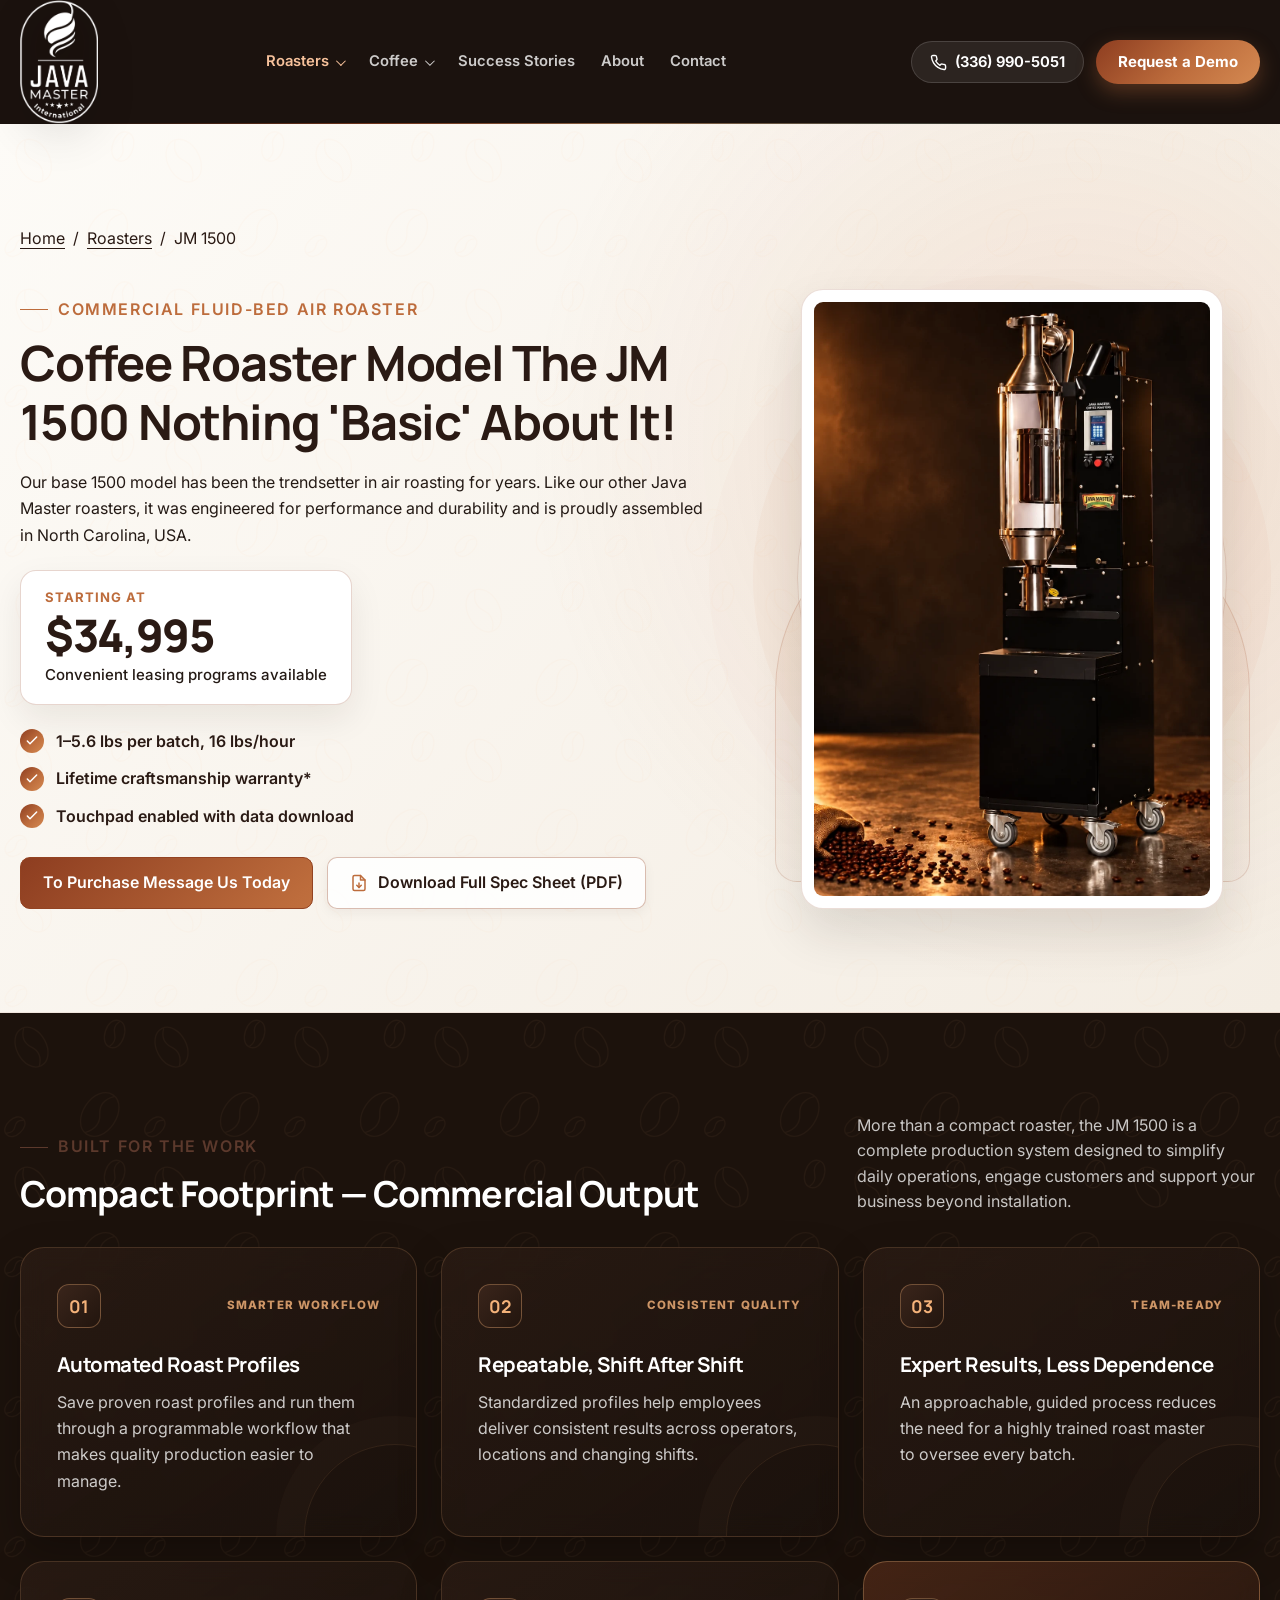
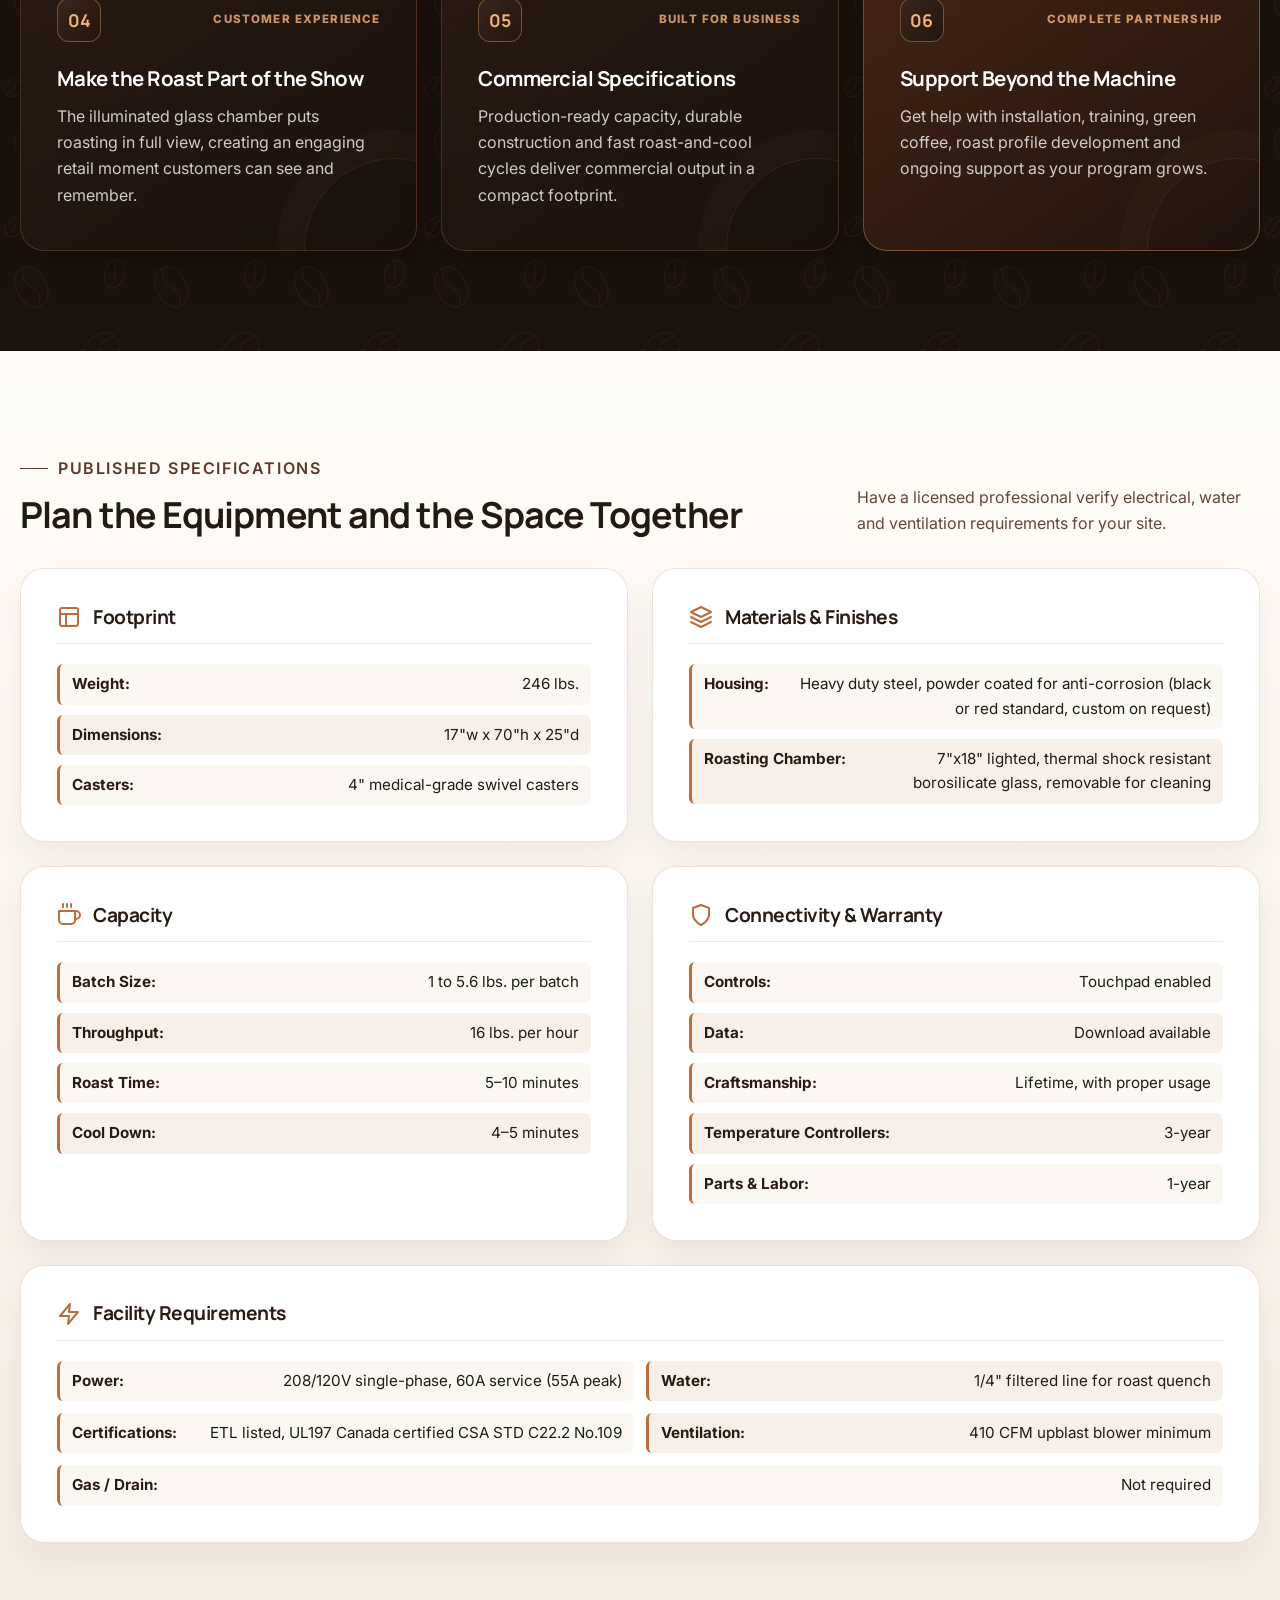
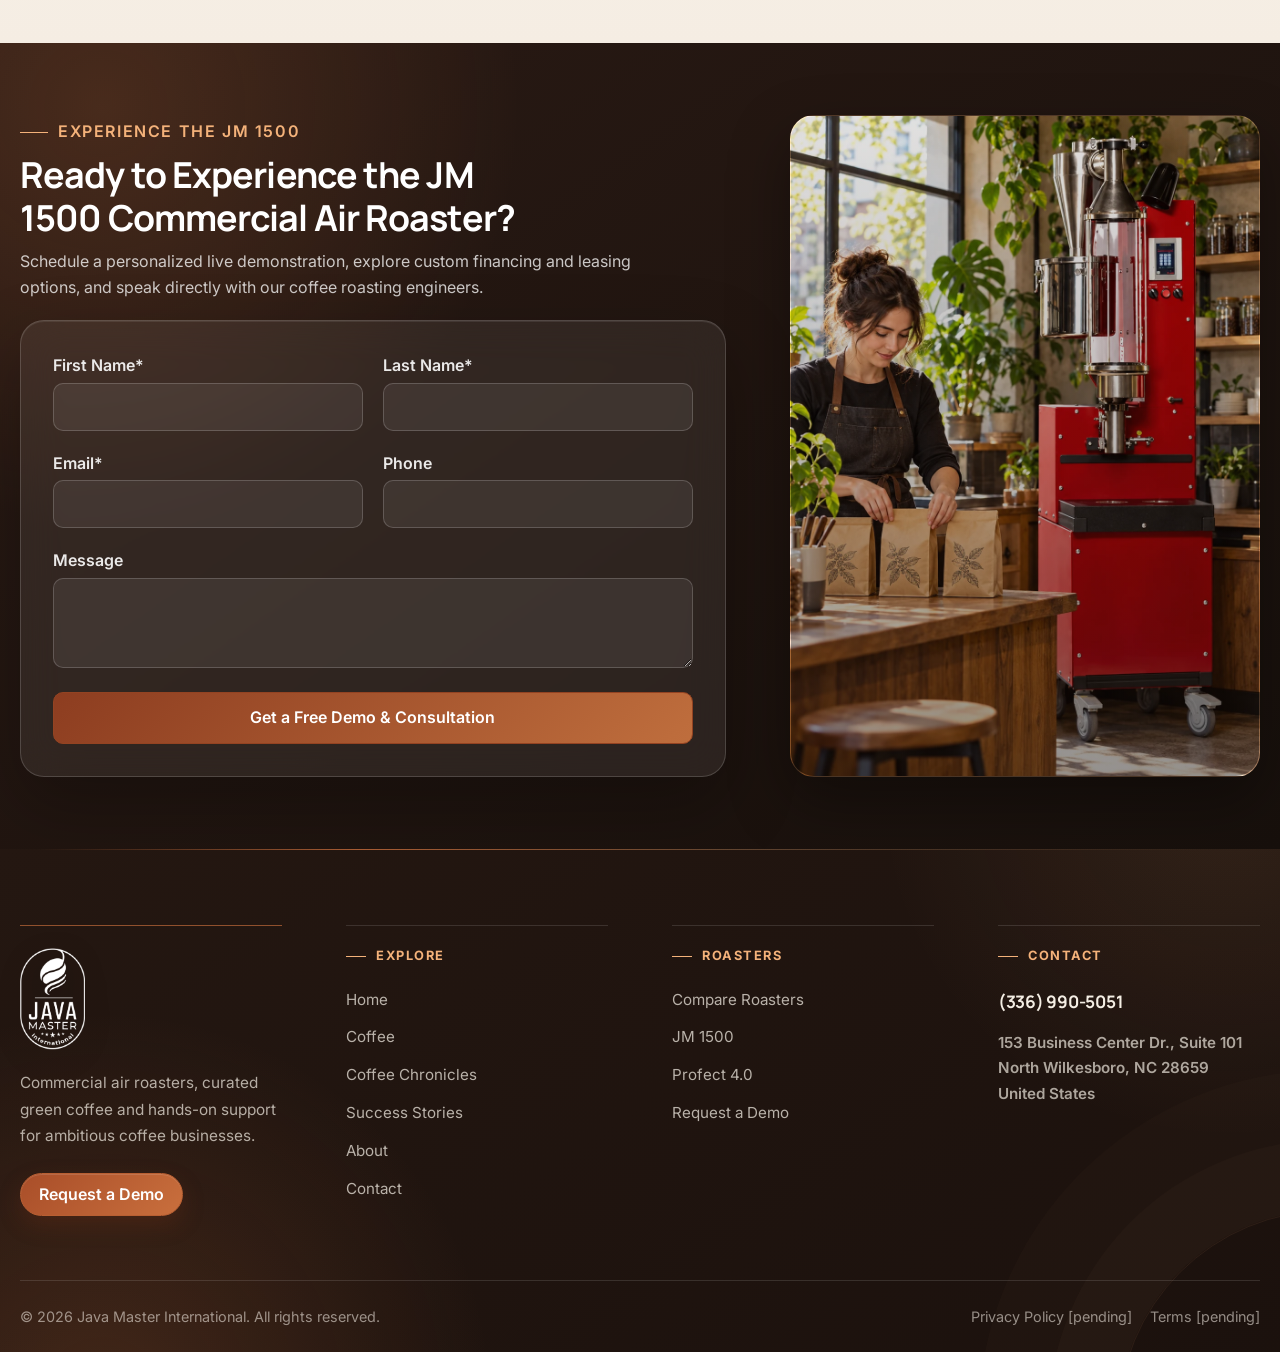
<file: jm-1500.html>
<!doctype html><html lang="en"><head><meta charset="utf-8"><meta name="viewport" content="width=device-width,initial-scale=1"><link rel="icon" href="assets/images/java-master-favicon-updated.png" type="image/png"><title>JM 1500 Commercial Air Roaster | Java Master</title><meta name="description" content="Explore published specifications and benefits of the Java Master JM 1500 commercial air coffee roaster."><link rel="canonical" href="https://example.com/java-master/jm-1500.html"><meta property="og:title" content="JM 1500 Air Roaster | Java Master"><meta property="og:description" content="A durable commercial air roaster for 1–5.6 pound batches."><meta property="og:image" content="https://example.com/assets/images/og-jm-1500.jpg"><link rel="stylesheet" href="assets/css/style.css"><link rel="stylesheet" href="assets/css/responsive.css"><script src="assets/js/main.js" defer></script><script type="application/ld+json">{"@context":"https://schema.org","@type":"Product","name":"Java Master JM 1500","brand":{"@type":"Brand","name":"Java Master"},"description":"Commercial electric air coffee roaster with 1 to 4 pound batch capacity."}</script><!-- Confirm product schema, offers and approved imagery before launch. --></head><body class="page--jm1500"><a class="skip-link" href="#main-content">Skip to content</a>
<header class="site-header">
  <nav class="nav container" aria-label="Primary navigation">
    <a class="brand" href="index.html" aria-label="Java Master International home"><img class="brand__logo" src="assets/images/java-master-logo-updated-600.png" alt="Java Master International" width="379" height="600"></a>
    <ul class="nav__menu" id="primary-menu">
      <li class="dropdown"><button class="dropdown__toggle" type="button" aria-expanded="false" aria-controls="roaster-menu">Roasters</button><ul class="dropdown__menu" id="roaster-menu"><li><a href="roasters.html">Compare Roasters</a></li><li><a href="jm-1500.html">JM 1500</a></li><li><a href="profect.html">Profect 4.0</a></li></ul></li>
      <li class="dropdown"><button class="dropdown__toggle" type="button" aria-expanded="false" aria-controls="coffee-menu">Coffee</button><ul class="dropdown__menu" id="coffee-menu"><li><a href="coffee.html">Coffee Collections</a></li><li><a href="coffee-chronicles.html">Coffee Chronicles</a></li></ul></li>
      <li><a class="nav__link" href="success-stories.html">Success Stories</a></li>
      <li><a class="nav__link" href="about.html">About</a></li>
      <li><a class="nav__link" href="contact.html">Contact</a></li>
      <li class="nav__mobile-contact"><a href="tel:+13369905051" aria-label="Call (336) 990-5051"><svg aria-hidden="true" viewBox="0 0 24 24" width="18" height="18" fill="none" stroke="currentColor" stroke-width="2" stroke-linecap="round" stroke-linejoin="round"><path d="M22 16.92v3a2 2 0 0 1-2.18 2 19.79 19.79 0 0 1-8.63-3.07 19.5 19.5 0 0 1-6-6 19.79 19.79 0 0 1-3.07-8.67A2 2 0 0 1 4.11 2h3a2 2 0 0 1 2 1.72 12.84 12.84 0 0 0 .7 2.81 2 2 0 0 1-.45 2.11L8.09 9.91a16 16 0 0 0 6 6l1.27-1.27a2 2 0 0 1 2.11-.45 12.84 12.84 0 0 0 2.81.7A2 2 0 0 1 22 16.92z"/></svg><span>(336) 990-5051</span></a></li>
      <li class="nav__mobile-cta"><a class="button button--accent" href="contact.html#demo-form">Request a Demo</a></li>
    </ul>
    <div class="nav__actions">
      <a class="header-phone" href="tel:+13369905051" aria-label="Call Java Master at (336) 990-5051"><svg aria-hidden="true" viewBox="0 0 24 24" width="18" height="18" fill="none" stroke="currentColor" stroke-width="2" stroke-linecap="round" stroke-linejoin="round"><path d="M22 16.92v3a2 2 0 0 1-2.18 2 19.79 19.79 0 0 1-8.63-3.07 19.5 19.5 0 0 1-6-6 19.79 19.79 0 0 1-3.07-8.67A2 2 0 0 1 4.11 2h3a2 2 0 0 1 2 1.72 12.84 12.84 0 0 0 .7 2.81 2 2 0 0 1-.45 2.11L8.09 9.91a16 16 0 0 0 6 6l1.27-1.27a2 2 0 0 1 2.11-.45 12.84 12.84 0 0 0 2.81.7A2 2 0 0 1 22 16.92z"/></svg><span>(336) 990-5051</span></a>
      <a class="button button--small button--accent" href="contact.html#demo-form">Request a Demo</a>
    </div>
    <button class="nav-toggle" type="button" aria-expanded="false" aria-controls="primary-menu" aria-label="Open navigation"><span></span></button>
  </nav>
  <div class="site-search" id="site-search" hidden>
    <div class="site-search__panel">
      <form class="site-search__form" role="search" novalidate>
        <label class="visually-hidden" for="site-search-input">Search Java Master</label>
        <input class="site-search__input" id="site-search-input" type="search" name="q" placeholder="Search roasters, coffee, support…" autocomplete="off">
        <button class="site-search__submit" type="submit">Search</button>
        <button class="search-close" type="button" aria-label="Close site search"><svg aria-hidden="true" viewBox="0 0 24 24"><path d="M6 6l12 12M18 6 6 18"></path></svg></button>
      </form>
      <div class="site-search__results" role="status" aria-live="polite" aria-label="Search results"></div>
    </div>
  </div>
</header>
<main id="main-content">
  <!-- Section 1 – Product Hero -->
  <section class="jm1500-hero" aria-labelledby="jm1500-hero-title">
    <div class="container jm1500-hero__layout">
      <div class="jm1500-hero__content">
        <ol class="breadcrumb jm1500-hero__breadcrumb" aria-label="Breadcrumb">
          <li><a href="index.html">Home</a></li>
          <li><a href="roasters.html">Roasters</a></li>
          <li aria-current="page">JM 1500</li>
        </ol>
        <span class="eyebrow jm1500-hero__eyebrow">Commercial Fluid-Bed Air Roaster</span>
        <h1 id="jm1500-hero-title">Coffee Roaster Model The JM 1500 Nothing 'Basic' About It!</h1>
        <p class="jm1500-hero__description">Our base 1500 model has been the trendsetter in air roasting for years. Like our other Java Master roasters, it was engineered for performance and durability and is proudly assembled in North Carolina, USA.</p>
        
        <div class="jm1500-hero__pricing">
          <div class="jm1500-hero__price-box">
            <span class="jm1500-hero__price-label">Starting at</span>
            <span class="jm1500-hero__price">$34,995</span>
            <span class="jm1500-hero__financing">Convenient leasing programs available</span>
          </div>
        </div>

        <ul class="jm1500-hero__points">
          <li>
            <svg aria-hidden="true" viewBox="0 0 24 24"><path d="m5 12 4 4L19 6"/></svg>
            <span>1–5.6 lbs per batch, 16 lbs/hour</span>
          </li>
          <li>
            <svg aria-hidden="true" viewBox="0 0 24 24"><path d="m5 12 4 4L19 6"/></svg>
            <span>Lifetime craftsmanship warranty*</span>
          </li>
          <li>
            <svg aria-hidden="true" viewBox="0 0 24 24"><path d="m5 12 4 4L19 6"/></svg>
            <span>Touchpad enabled with data download</span>
          </li>
        </ul>

        <div class="button-row jm1500-hero__actions">
          <a class="button button--accent" href="#request-demo">To Purchase Message Us Today</a>
          <a class="button button--ghost jm1500-hero__download-btn" href="assets/documents/jm-1500-spec-sheet.pdf" download="Java-Master-JM-1500-Specifications.pdf" aria-label="Download Full Spec Sheet (PDF)">
            <svg class="button__icon" aria-hidden="true" viewBox="0 0 24 24" fill="none" stroke="currentColor" stroke-width="2" stroke-linecap="round" stroke-linejoin="round">
              <path d="M14 2H6a2 2 0 0 0-2 2v16a2 2 0 0 0 2 2h12a2 2 0 0 0 2-2V8z"/>
              <polyline points="14 2 14 8 20 8"/>
              <line x1="12" y1="18" x2="12" y2="12"/>
              <polyline points="9 15 12 18 15 15"/>
            </svg>
            <span>Download Full Spec Sheet (PDF)</span>
          </a>
        </div>
      </div>
      <div class="jm1500-hero__visual" aria-hidden="true">
        <span class="jm1500-hero__halo"></span>
        <picture>
          <img src="assets/images/03-black-studio-product.webp" alt="Black Java Master JM 1500 commercial coffee roaster" width="1024" height="1536" fetchpriority="high">
        </picture>
      </div>
    </div>
  </section>

  <!-- Section 2 – Compact Footprint and Commercial Output -->
  <section class="section jm1500-compact" aria-labelledby="jm1500-compact-title">
    <div class="container">
      <div class="section__head jm1500-compact__head">
        <div>
          <span class="eyebrow">Built for the Work</span>
          <h2 id="jm1500-compact-title">Compact Footprint — Commercial Output</h2>
        </div>
        <p>More than a compact roaster, the JM 1500 is a complete production system designed to simplify daily operations, engage customers and support your business beyond installation.</p>
      </div>
      <div class="jm1500-features-grid">
        <article class="jm1500-feature-card">
          <div class="jm1500-feature-card__top">
            <span class="jm1500-feature-card__num">01</span>
            <span class="jm1500-feature-card__label">Smarter workflow</span>
          </div>
          <h3>Automated Roast Profiles</h3>
          <p>Save proven roast profiles and run them through a programmable workflow that makes quality production easier to manage.</p>
        </article>
        <article class="jm1500-feature-card">
          <div class="jm1500-feature-card__top">
            <span class="jm1500-feature-card__num">02</span>
            <span class="jm1500-feature-card__label">Consistent quality</span>
          </div>
          <h3>Repeatable, Shift After Shift</h3>
          <p>Standardized profiles help employees deliver consistent results across operators, locations and changing shifts.</p>
        </article>
        <article class="jm1500-feature-card">
          <div class="jm1500-feature-card__top">
            <span class="jm1500-feature-card__num">03</span>
            <span class="jm1500-feature-card__label">Team-ready</span>
          </div>
          <h3>Expert Results, Less Dependence</h3>
          <p>An approachable, guided process reduces the need for a highly trained roast master to oversee every batch.</p>
        </article>
        <article class="jm1500-feature-card">
          <div class="jm1500-feature-card__top">
            <span class="jm1500-feature-card__num">04</span>
            <span class="jm1500-feature-card__label">Customer experience</span>
          </div>
          <h3>Make the Roast Part of the Show</h3>
          <p>The illuminated glass chamber puts roasting in full view, creating an engaging retail moment customers can see and remember.</p>
        </article>
        <article class="jm1500-feature-card">
          <div class="jm1500-feature-card__top">
            <span class="jm1500-feature-card__num">05</span>
            <span class="jm1500-feature-card__label">Built for business</span>
          </div>
          <h3>Commercial Specifications</h3>
          <p>Production-ready capacity, durable construction and fast roast-and-cool cycles deliver commercial output in a compact footprint.</p>
        </article>
        <article class="jm1500-feature-card jm1500-feature-card--support">
          <div class="jm1500-feature-card__top">
            <span class="jm1500-feature-card__num">06</span>
            <span class="jm1500-feature-card__label">Complete partnership</span>
          </div>
          <h3>Support Beyond the Machine</h3>
          <p>Get help with installation, training, green coffee, roast profile development and ongoing support as your program grows.</p>
        </article>
      </div>
    </div>
  </section>

  <!-- Section 3 – Equipment and Facility Specifications -->
  <section class="section jm1500-specs" id="specifications" aria-labelledby="jm1500-specs-title">
    <div class="container">
      <div class="section__head jm1500-specs__head">
        <div>
          <span class="eyebrow">Published Specifications</span>
          <h2 id="jm1500-specs-title">Plan the Equipment and the Space Together</h2>
        </div>
        <p>Have a licensed professional verify electrical, water and ventilation requirements for your site.</p>
      </div>
      
      <div class="jm1500-bento">
        <!-- Box 1: Footprint -->
        <div class="jm1500-bento__card jm1500-bento__card--footprint">
          <div class="jm1500-bento__header">
            <svg class="jm1500-bento__icon" aria-hidden="true" viewBox="0 0 24 24" fill="none" stroke="currentColor" stroke-width="2" stroke-linecap="round" stroke-linejoin="round">
              <rect x="3" y="3" width="18" height="18" rx="2" ry="2"/>
              <line x1="3" y1="9" x2="21" y2="9"/>
              <line x1="9" y1="21" x2="9" y2="9"/>
            </svg>
            <h3>Footprint</h3>
          </div>
          <dl class="jm1500-bento__dl">
            <div><dt>Weight:</dt> <dd>246 lbs.</dd></div>
            <div><dt>Dimensions:</dt> <dd>17"w x 70"h x 25"d</dd></div>
            <div><dt>Casters:</dt> <dd>4" medical-grade swivel casters</dd></div>
          </dl>
        </div>

        <!-- Box 2: Materials & Finishes -->
        <div class="jm1500-bento__card jm1500-bento__card--materials">
          <div class="jm1500-bento__header">
            <svg class="jm1500-bento__icon" aria-hidden="true" viewBox="0 0 24 24" fill="none" stroke="currentColor" stroke-width="2" stroke-linecap="round" stroke-linejoin="round">
              <path d="M12 2L2 7l10 5 10-5-10-5zM2 17l10 5 10-5M2 12l10 5 10-5"/>
            </svg>
            <h3>Materials &amp; Finishes</h3>
          </div>
          <dl class="jm1500-bento__dl">
            <div><dt>Housing:</dt> <dd>Heavy duty steel, powder coated for anti-corrosion (black or red standard, custom on request)</dd></div>
            <div><dt>Roasting Chamber:</dt> <dd>7"x18" lighted, thermal shock resistant borosilicate glass, removable for cleaning</dd></div>
          </dl>
        </div>

        <!-- Box 3: Capacity -->
        <div class="jm1500-bento__card jm1500-bento__card--capacity">
          <div class="jm1500-bento__header">
            <svg class="jm1500-bento__icon" aria-hidden="true" viewBox="0 0 24 24" fill="none" stroke="currentColor" stroke-width="2" stroke-linecap="round" stroke-linejoin="round">
              <path d="M18 8h1a4 4 0 0 1 0 8h-1"/>
              <path d="M2 8h16v9a4 4 0 0 1-4 4H6a4 4 0 0 1-4-4V8z"/>
              <line x1="6" y1="1" x2="6" y2="4"/>
              <line x1="10" y1="1" x2="10" y2="4"/>
              <line x1="14" y1="1" x2="14" y2="4"/>
            </svg>
            <h3>Capacity</h3>
          </div>
          <dl class="jm1500-bento__dl">
            <div><dt>Batch Size:</dt> <dd>1 to 5.6 lbs. per batch</dd></div>
            <div><dt>Throughput:</dt> <dd>16 lbs. per hour</dd></div>
            <div><dt>Roast Time:</dt> <dd>5–10 minutes</dd></div>
            <div><dt>Cool Down:</dt> <dd>4–5 minutes</dd></div>
          </dl>
        </div>

        <!-- Box 4: Connectivity & Warranty -->
        <div class="jm1500-bento__card jm1500-bento__card--connectivity">
          <div class="jm1500-bento__header">
            <svg class="jm1500-bento__icon" aria-hidden="true" viewBox="0 0 24 24" fill="none" stroke="currentColor" stroke-width="2" stroke-linecap="round" stroke-linejoin="round">
              <path d="M12 22s8-4 8-10V5l-8-3-8 3v7c0 6 8 10 8 10z"/>
            </svg>
            <h3>Connectivity &amp; Warranty</h3>
          </div>
          <dl class="jm1500-bento__dl">
            <div><dt>Controls:</dt> <dd>Touchpad enabled</dd></div>
            <div><dt>Data:</dt> <dd>Download available</dd></div>
            <div><dt>Craftsmanship:</dt> <dd>Lifetime, with proper usage</dd></div>
            <div><dt>Temperature Controllers:</dt> <dd>3-year</dd></div>
            <div><dt>Parts &amp; Labor:</dt> <dd>1-year</dd></div>
          </dl>
        </div>

        <!-- Box 5: Facility Requirements -->
        <div class="jm1500-bento__card jm1500-bento__card--facility">
          <div class="jm1500-bento__header">
            <svg class="jm1500-bento__icon" aria-hidden="true" viewBox="0 0 24 24" fill="none" stroke="currentColor" stroke-width="2" stroke-linecap="round" stroke-linejoin="round">
              <path d="M13 2L3 14h9l-1 8 10-12h-9l1-8z"/>
            </svg>
            <h3>Facility Requirements</h3>
          </div>
          <dl class="jm1500-bento__dl jm1500-bento__dl--facility">
            <div><dt>Power:</dt> <dd>208/120V single-phase, 60A service (55A peak)</dd></div>
            <div><dt>Water:</dt> <dd>1/4" filtered line for roast quench</dd></div>
            <div><dt>Certifications:</dt> <dd>ETL listed, UL197 Canada certified CSA STD C22.2 No.109</dd></div>
            <div><dt>Ventilation:</dt> <dd>410 CFM upblast blower minimum</dd></div>
            <div><dt>Gas / Drain:</dt> <dd>Not required</dd></div>
          </dl>
        </div>
      </div>
    </div>
  </section>

  <!-- Section 4 – Request a Demo Form -->
  <section class="section roaster-request jm1500-request" id="request-demo" aria-labelledby="request-demo-title">
    <div class="container roaster-request__layout">
      <div class="roaster-request__content">
        <div class="roaster-request__intro">
          <span class="eyebrow">Experience the JM 1500</span>
          <h2 id="request-demo-title" tabindex="-1">Ready to Experience the JM 1500 Commercial Air Roaster?</h2>
          <p>Schedule a personalized live demonstration, explore custom financing and leasing options, and speak directly with our coffee roasting engineers.</p>
        </div>
        <div class="contact-form roaster-request__form"><form data-validate data-integration-pending novalidate>
          <div class="form-grid">
            <div class="field"><label for="request-first-name">First Name*</label><input id="request-first-name" name="first_name" type="text" autocomplete="given-name" required aria-describedby="request-first-name-error"><span class="field__error" id="request-first-name-error"></span></div>
            <div class="field"><label for="request-last-name">Last Name*</label><input id="request-last-name" name="last_name" type="text" autocomplete="family-name" required aria-describedby="request-last-name-error"><span class="field__error" id="request-last-name-error"></span></div>
            <div class="field"><label for="request-email">Email*</label><input id="request-email" name="email" type="email" autocomplete="email" required aria-describedby="request-email-error"><span class="field__error" id="request-email-error"></span></div>
            <div class="field"><label for="request-phone">Phone</label><input id="request-phone" name="phone" type="tel" autocomplete="tel" pattern="[0-9+() .-]{7,}" aria-describedby="request-phone-error"><span class="field__error" id="request-phone-error"></span></div>
            <div class="field field--full"><label for="request-message">Message</label><textarea id="request-message" name="message" autocomplete="off"></textarea><span class="field__error"></span></div>
          </div>
          <div class="form-status" role="status" aria-live="polite"></div><button class="button button--accent" type="submit">Get a Free Demo &amp; Consultation</button>
        </form></div>
      </div>
      <div class="roaster-request__visual" aria-hidden="true"></div>
    </div>
  </section>
</main>
<footer class="site-footer">
  <div class="container">
    <div class="footer__grid">
      <div class="footer__intro"><a class="brand" href="index.html" aria-label="Java Master International home"><img class="brand__logo" src="assets/images/java-master-logo-updated-600.png" alt="Java Master International" width="379" height="600"></a><p>Commercial air roasters, curated green coffee and hands-on support for ambitious coffee businesses.</p><a class="button button--accent" href="contact.html#demo-form">Request a Demo</a></div>
      <div class="footer__column"><h2 class="footer__title">Explore</h2><ul class="footer__links"><li><a href="index.html">Home</a></li><li><a href="coffee.html">Coffee</a></li><li><a href="coffee-chronicles.html">Coffee Chronicles</a></li><li><a href="success-stories.html">Success Stories</a></li><li><a href="about.html">About</a></li><li><a href="contact.html">Contact</a></li></ul></div>
      <div class="footer__column"><h2 class="footer__title">Roasters</h2><ul class="footer__links"><li><a href="roasters.html">Compare Roasters</a></li><li><a href="jm-1500.html">JM 1500</a></li><li><a href="profect.html">Profect 4.0</a></li><li><a href="contact.html#demo-form">Request a Demo</a></li></ul></div>
      <div class="footer__column footer__contact"><h2 class="footer__title">Contact</h2><ul class="footer__links"><li><a class="footer__phone" href="tel:+13369905051">(336) 990-5051</a></li><li><a class="footer__address" href="https://www.google.com/maps/search/?api=1&amp;query=153%20Business%20Center%20Dr.%2C%20Suite%20101%2C%20North%20Wilkesboro%2C%20NC%2028659%2C%20United%20States" target="_blank" rel="noopener noreferrer" aria-label="View Java Master at 153 Business Center Drive, Suite 101, North Wilkesboro, North Carolina 28659 on Google Maps"><strong>153 Business Center Dr., Suite 101</strong><br><strong>North Wilkesboro, NC 28659</strong><br><strong>United States</strong></a></li></ul></div>
    </div>
    <div class="footer__bottom"><span>© 2026 Java Master International. All rights reserved.</span><div class="footer__legal"><span>Privacy Policy [pending]</span><span>Terms [pending]</span></div></div>
  </div>
</footer></body></html>
</file>
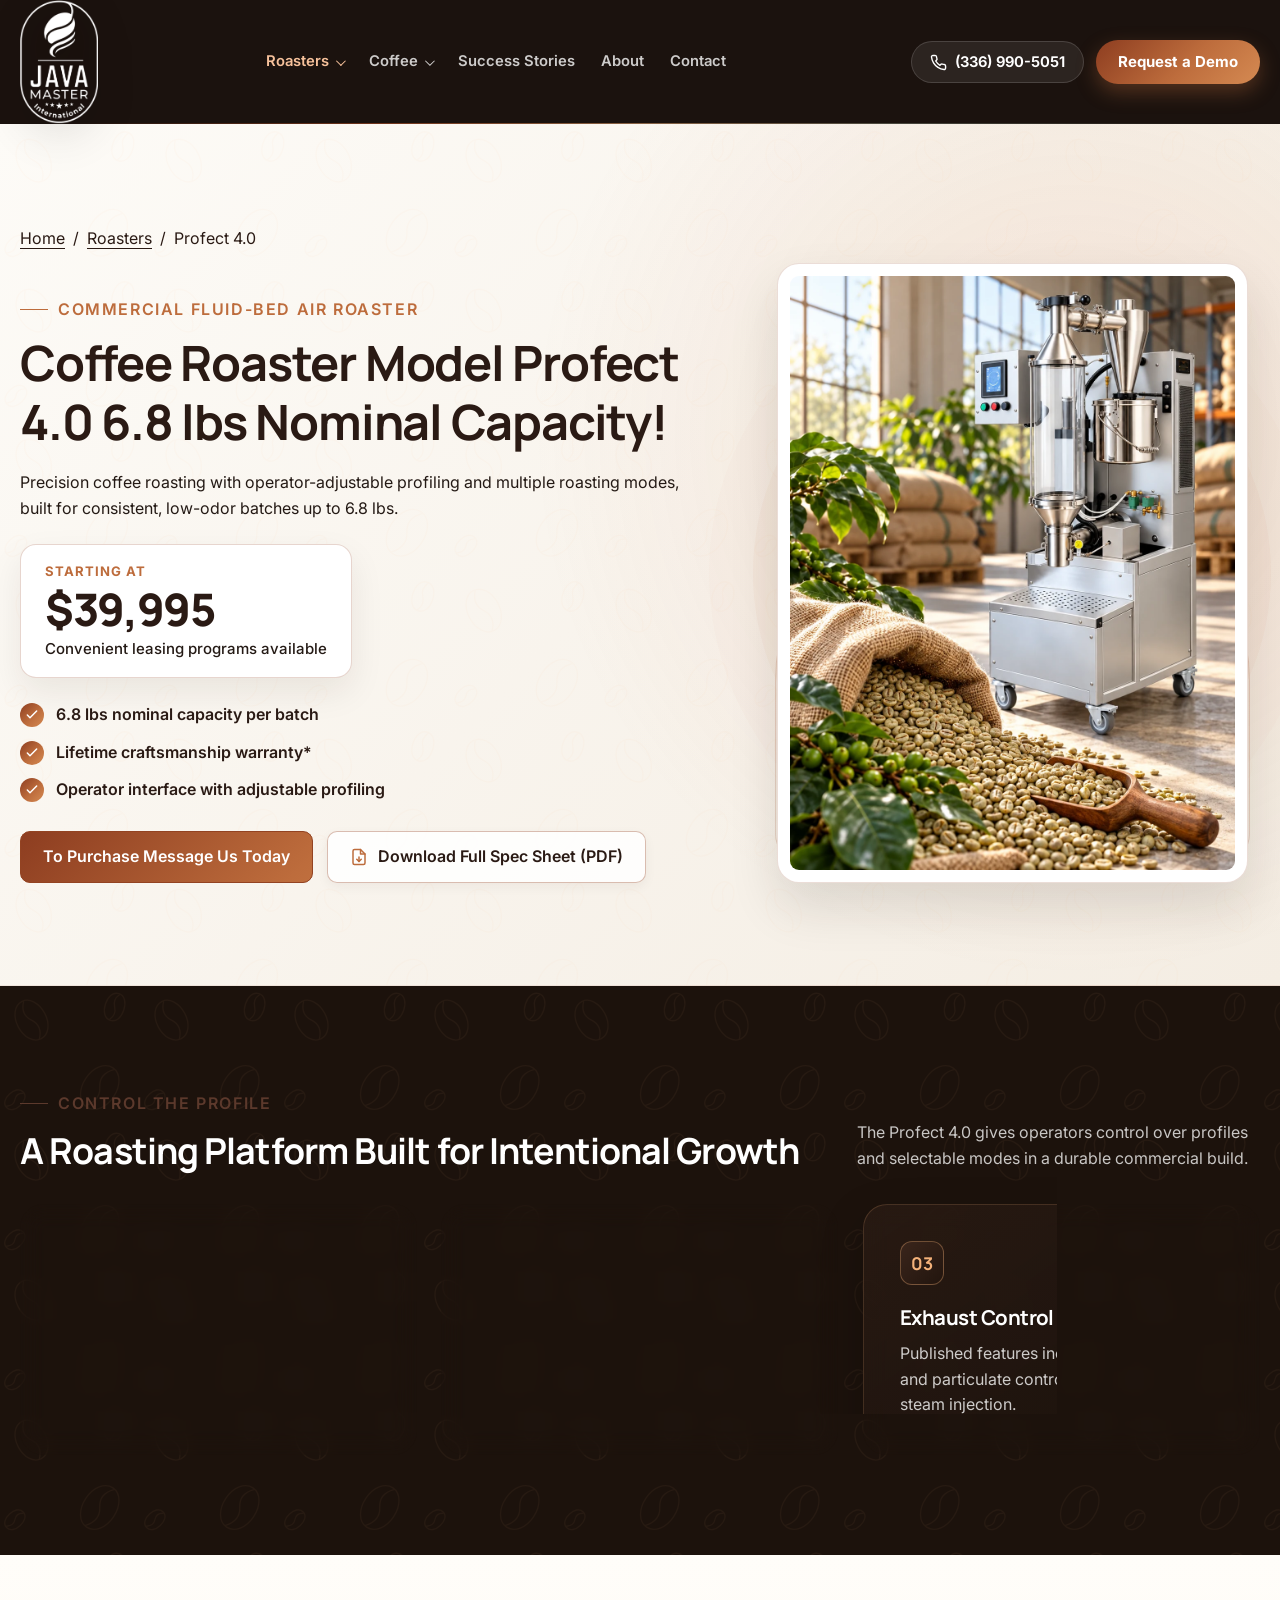
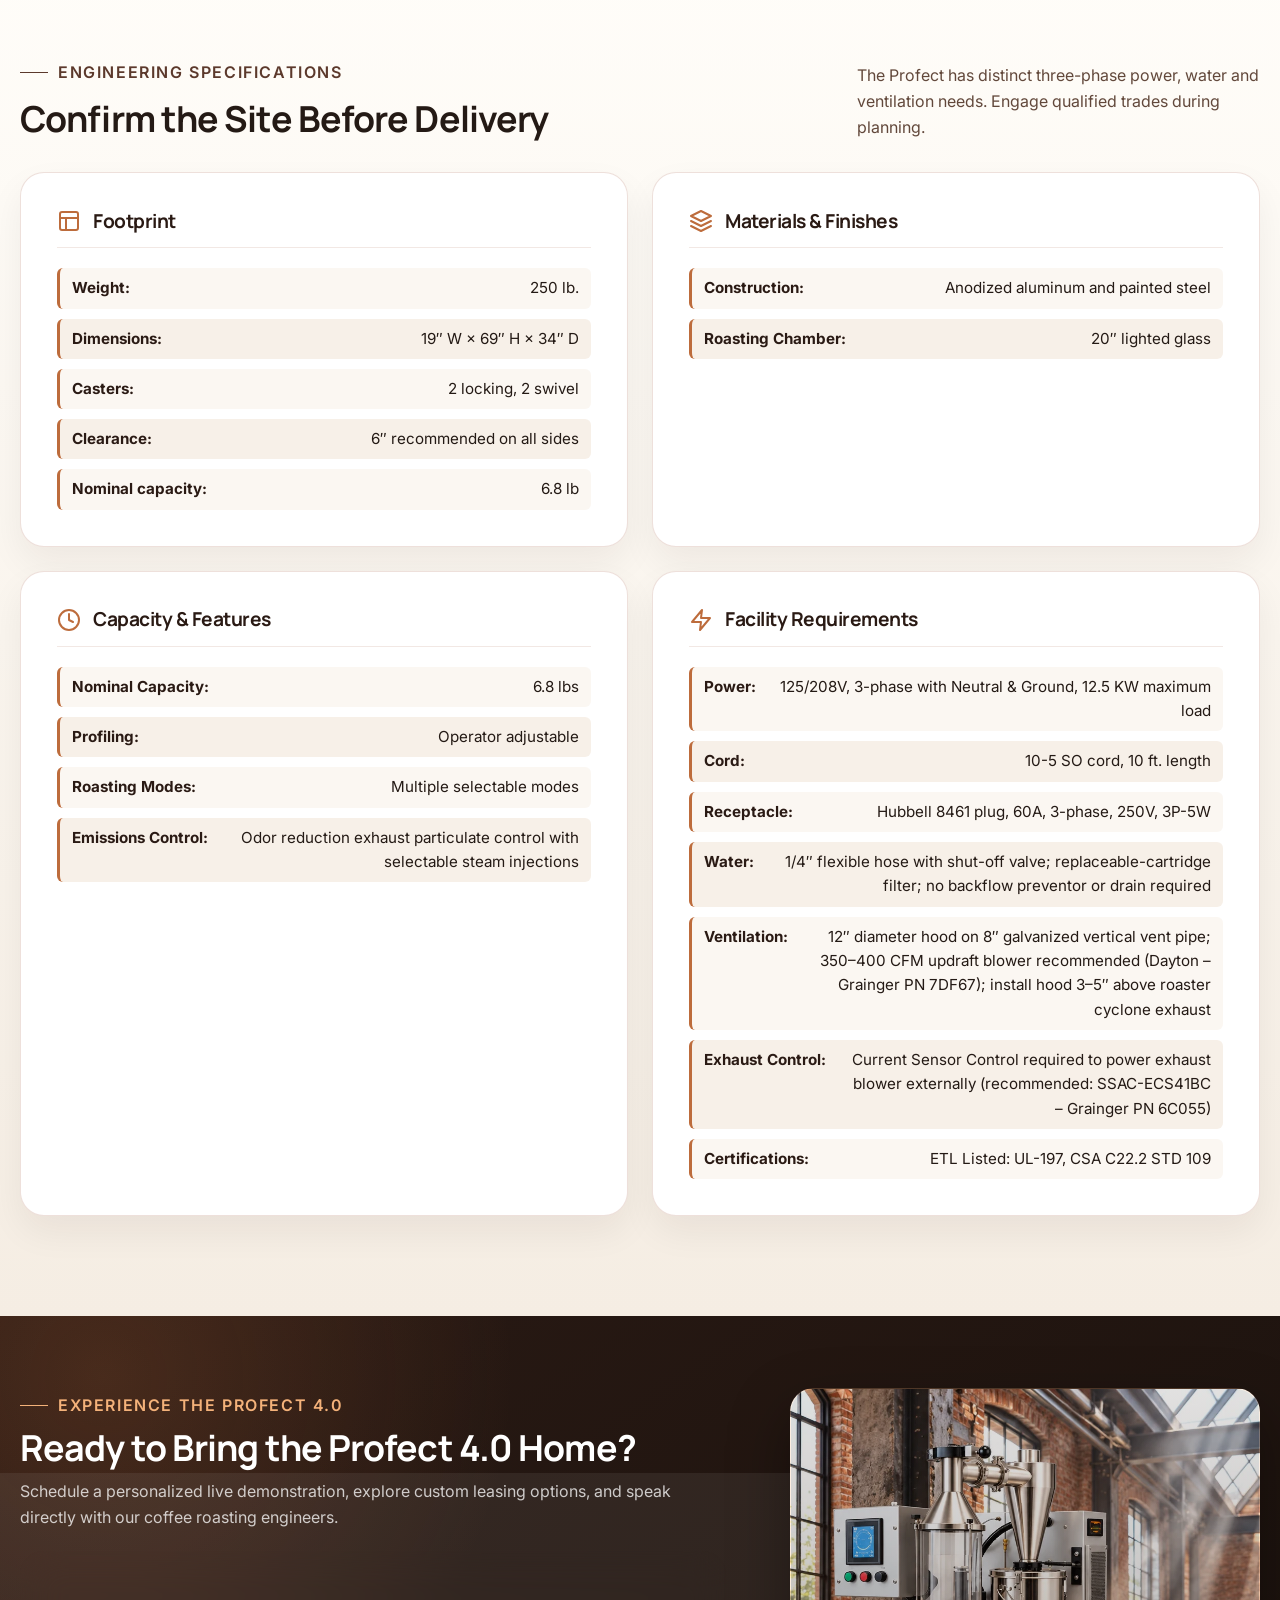
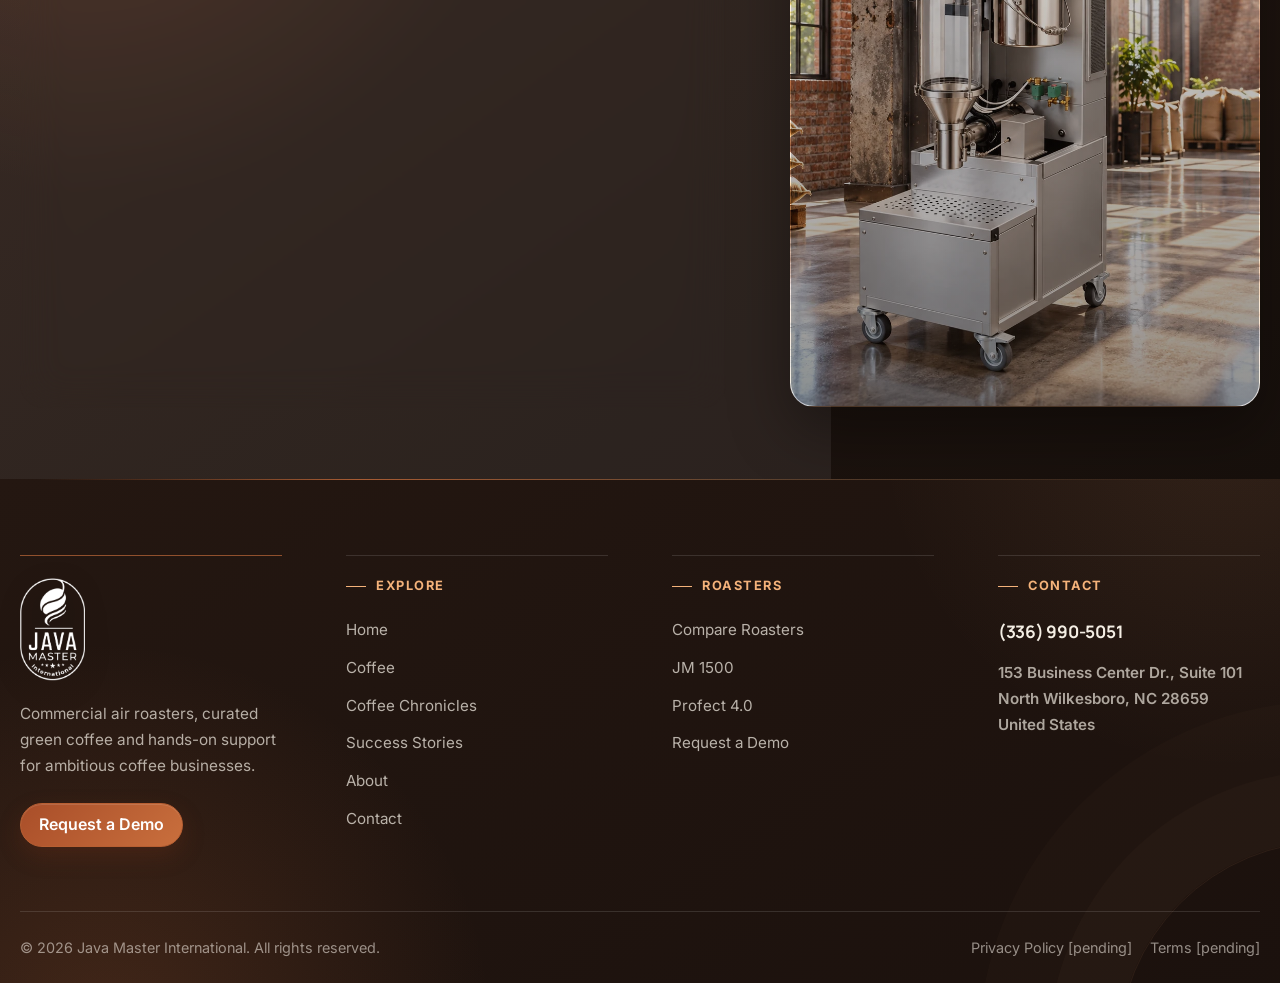
<file: profect.html>
<!doctype html>
<html lang="en">
<head>
  <meta charset="utf-8">
  <meta name="viewport" content="width=device-width,initial-scale=1">
  <link rel="icon" href="assets/images/java-master-favicon-updated.png" type="image/png">
  <title>Profect 4.0 Commercial Air Roaster | Java Master</title>
  <meta name="description" content="Explore published specifications and benefits of the Java Master Profect 4.0 commercial coffee roaster with 6.8 lb nominal capacity.">
  <link rel="canonical" href="https://example.com/java-master/profect.html">
  <meta property="og:title" content="Profect 4.0 Commercial Air Roaster | Java Master">
  <meta property="og:description" content="Precision coffee roasting with operator-adjustable profiling and 6.8-pound nominal batch capacity.">
  <meta property="og:image" content="https://example.com/assets/images/og-profect.jpg">
  <link rel="stylesheet" href="assets/css/style.css">
  <link rel="stylesheet" href="assets/css/responsive.css">
  <script src="assets/js/main.js" defer></script>
  <script type="application/ld+json">
  {
    "@context": "https://schema.org",
    "@type": "Product",
    "name": "Java Master Profect 4.0",
    "brand": {
      "@type": "Brand",
      "name": "Java Master"
    },
    "description": "Commercial coffee roaster with 6.8-pound nominal capacity and adjustable profiling."
  }
  </script>
</head>
<body class="page--profect">
  <a class="skip-link" href="#main-content">Skip to content</a>
  
  <header class="site-header">
  <nav class="nav container" aria-label="Primary navigation">
    <a class="brand" href="index.html" aria-label="Java Master International home"><img class="brand__logo" src="assets/images/java-master-logo-updated-600.png" alt="Java Master International" width="379" height="600"></a>
    <ul class="nav__menu" id="primary-menu">
      <li class="dropdown"><button class="dropdown__toggle" type="button" aria-expanded="false" aria-controls="roaster-menu">Roasters</button><ul class="dropdown__menu" id="roaster-menu"><li><a href="roasters.html">Compare Roasters</a></li><li><a href="jm-1500.html">JM 1500</a></li><li><a href="profect.html">Profect 4.0</a></li></ul></li>
      <li class="dropdown"><button class="dropdown__toggle" type="button" aria-expanded="false" aria-controls="coffee-menu">Coffee</button><ul class="dropdown__menu" id="coffee-menu"><li><a href="coffee.html">Coffee Collections</a></li><li><a href="coffee-chronicles.html">Coffee Chronicles</a></li></ul></li>
      <li><a class="nav__link" href="success-stories.html">Success Stories</a></li>
      <li><a class="nav__link" href="about.html">About</a></li>
      <li><a class="nav__link" href="contact.html">Contact</a></li>
      <li class="nav__mobile-contact"><a href="tel:+13369905051" aria-label="Call (336) 990-5051"><svg aria-hidden="true" viewBox="0 0 24 24" width="18" height="18" fill="none" stroke="currentColor" stroke-width="2" stroke-linecap="round" stroke-linejoin="round"><path d="M22 16.92v3a2 2 0 0 1-2.18 2 19.79 19.79 0 0 1-8.63-3.07 19.5 19.5 0 0 1-6-6 19.79 19.79 0 0 1-3.07-8.67A2 2 0 0 1 4.11 2h3a2 2 0 0 1 2 1.72 12.84 12.84 0 0 0 .7 2.81 2 2 0 0 1-.45 2.11L8.09 9.91a16 16 0 0 0 6 6l1.27-1.27a2 2 0 0 1 2.11-.45 12.84 12.84 0 0 0 2.81.7A2 2 0 0 1 22 16.92z"/></svg><span>(336) 990-5051</span></a></li>
      <li class="nav__mobile-cta"><a class="button button--accent" href="contact.html#demo-form">Request a Demo</a></li>
    </ul>
    <div class="nav__actions">
      <a class="header-phone" href="tel:+13369905051" aria-label="Call Java Master at (336) 990-5051"><svg aria-hidden="true" viewBox="0 0 24 24" width="18" height="18" fill="none" stroke="currentColor" stroke-width="2" stroke-linecap="round" stroke-linejoin="round"><path d="M22 16.92v3a2 2 0 0 1-2.18 2 19.79 19.79 0 0 1-8.63-3.07 19.5 19.5 0 0 1-6-6 19.79 19.79 0 0 1-3.07-8.67A2 2 0 0 1 4.11 2h3a2 2 0 0 1 2 1.72 12.84 12.84 0 0 0 .7 2.81 2 2 0 0 1-.45 2.11L8.09 9.91a16 16 0 0 0 6 6l1.27-1.27a2 2 0 0 1 2.11-.45 12.84 12.84 0 0 0 2.81.7A2 2 0 0 1 22 16.92z"/></svg><span>(336) 990-5051</span></a>
      <a class="button button--small button--accent" href="contact.html#demo-form">Request a Demo</a>
    </div>
    <button class="nav-toggle" type="button" aria-expanded="false" aria-controls="primary-menu" aria-label="Open navigation"><span></span></button>
  </nav>
  <div class="site-search" id="site-search" hidden>
    <div class="site-search__panel">
      <form class="site-search__form" role="search" novalidate>
        <label class="visually-hidden" for="site-search-input">Search Java Master</label>
        <input class="site-search__input" id="site-search-input" type="search" name="q" placeholder="Search roasters, coffee, support…" autocomplete="off">
        <button class="site-search__submit" type="submit">Search</button>
        <button class="search-close" type="button" aria-label="Close site search"><svg aria-hidden="true" viewBox="0 0 24 24"><path d="M6 6l12 12M18 6 6 18"></path></svg></button>
      </form>
      <div class="site-search__results" role="status" aria-live="polite" aria-label="Search results"></div>
    </div>
  </div>
</header>

  <main id="main-content">
    <!-- Section 1 — Hero -->
    <section class="profect-hero" aria-labelledby="profect-hero-title">
      <div class="container profect-hero__layout">
        <div class="profect-hero__content">
          <ol class="breadcrumb profect-hero__breadcrumb" aria-label="Breadcrumb">
            <li><a href="index.html">Home</a></li>
            <li><a href="roasters.html">Roasters</a></li>
            <li aria-current="page">Profect 4.0</li>
          </ol>
          <span class="eyebrow profect-hero__eyebrow">Commercial Fluid-Bed Air Roaster</span>
          <h1 id="profect-hero-title">Coffee Roaster Model Profect 4.0 6.8 lbs Nominal&nbsp;Capacity!</h1>
          <p class="profect-hero__description">Precision coffee roasting with operator-adjustable profiling and multiple roasting modes, built for consistent, low-odor batches up to 6.8 lbs.</p>
          
          <div class="profect-hero__pricing">
            <div class="profect-hero__price-box">
              <span class="profect-hero__price-label">Starting at</span>
              <span class="profect-hero__price">$39,995</span>
              <span class="profect-hero__financing">Convenient leasing programs available</span>
            </div>
          </div>

          <ul class="profect-hero__points">
            <li>
              <svg aria-hidden="true" viewBox="0 0 24 24"><path d="m5 12 4 4L19 6"/></svg>
              <span>6.8 lbs nominal capacity per batch</span>
            </li>
            <li>
              <svg aria-hidden="true" viewBox="0 0 24 24"><path d="m5 12 4 4L19 6"/></svg>
              <span>Lifetime craftsmanship warranty*</span>
            </li>
            <li>
              <svg aria-hidden="true" viewBox="0 0 24 24"><path d="m5 12 4 4L19 6"/></svg>
              <span>Operator interface with adjustable profiling</span>
            </li>
          </ul>

          <div class="button-row profect-hero__actions">
            <a class="button button--accent" href="#request-demo">To Purchase Message Us Today</a>
            <a class="button button--ghost profect-hero__download-btn" href="assets/documents/profect-40-spec-sheet.pdf" download="Java-Master-Profect-40-Specifications.pdf" aria-label="Download Full Spec Sheet (PDF)">
              <svg class="button__icon" aria-hidden="true" viewBox="0 0 24 24" fill="none" stroke="currentColor" stroke-width="2" stroke-linecap="round" stroke-linejoin="round">
                <path d="M14 2H6a2 2 0 0 0-2 2v16a2 2 0 0 0 2 2h12a2 2 0 0 0 2-2V8z"/>
                <polyline points="14 2 14 8 20 8"/>
                <line x1="12" y1="18" x2="12" y2="12"/>
                <polyline points="9 15 12 18 15 15"/>
              </svg>
              <span>Download Full Spec Sheet (PDF)</span>
            </a>
          </div>
        </div>
        <div class="profect-hero__visual" aria-hidden="true">
          <span class="profect-hero__halo"></span>
          <picture>
            <img src="assets/images/profect-40-hero.webp" alt="Stainless Profect 4.0 commercial air roaster with green coffee beans" width="1086" height="1448" fetchpriority="high">
          </picture>
        </div>
      </div>
    </section>

    <!-- Section 2 — Platform Story -->
    <section class="section profect-platform" aria-labelledby="profect-platform-title">
      <div class="container">
        <div class="section__head profect-platform__head">
          <div>
            <span class="eyebrow">Control the Profile</span>
            <h2 id="profect-platform-title">A Roasting Platform Built for Intentional Growth</h2>
          </div>
          <p>The Profect 4.0 gives operators control over profiles and selectable modes in a durable commercial build.</p>
        </div>
        <div class="profect-features-grid">
          <article class="profect-feature-card">
            <span class="profect-feature-card__num">01</span>
            <h3>Adjustable Profiling</h3>
            <p>Develop the roast approach that suits the coffee and customer experience.</p>
          </article>
          <article class="profect-feature-card">
            <span class="profect-feature-card__num">02</span>
            <h3>6.8 lb Nominal</h3>
            <p>A larger published batch size for businesses with growing coffee volume.</p>
          </article>
          <article class="profect-feature-card">
            <span class="profect-feature-card__num">03</span>
            <h3>Exhaust Control</h3>
            <p>Published features include odor reduction and particulate control with selectable steam injection.</p>
          </article>
        </div>
      </div>
    </section>

    <!-- Section 3 — Site Requirements (4-box spec grid) -->
    <section class="section profect-specs" id="specifications" aria-labelledby="profect-specs-title">
      <div class="container">
        <div class="section__head">
          <div>
            <span class="eyebrow">Engineering Specifications</span>
            <h2 id="profect-specs-title">Confirm the Site Before Delivery</h2>
          </div>
          <p>The Profect has distinct three-phase power, water and ventilation needs. Engage qualified trades during planning.</p>
        </div>
        
        <div class="profect-bento">
          <!-- Box 1 — Footprint -->
          <div class="profect-bento__card">
            <div class="profect-bento__header">
              <svg class="profect-bento__icon" aria-hidden="true" viewBox="0 0 24 24" fill="none" stroke="currentColor" stroke-width="2" stroke-linecap="round" stroke-linejoin="round">
                <rect x="3" y="3" width="18" height="18" rx="2" ry="2"/>
                <line x1="3" y1="9" x2="21" y2="9"/>
                <line x1="9" y1="21" x2="9" y2="9"/>
              </svg>
              <h3>Footprint</h3>
            </div>
            <dl class="profect-bento__dl">
              <div><dt>Weight:</dt> <dd>250 lb.</dd></div>
              <div><dt>Dimensions:</dt> <dd>19″ W × 69″ H × 34″ D</dd></div>
              <div><dt>Casters:</dt> <dd>2 locking, 2 swivel</dd></div>
              <div><dt>Clearance:</dt> <dd>6″ recommended on all sides</dd></div>
              <div><dt>Nominal capacity:</dt> <dd>6.8 lb</dd></div>
            </dl>
          </div>

          <!-- Box 2 — Materials & Finishes -->
          <div class="profect-bento__card">
            <div class="profect-bento__header">
              <svg class="profect-bento__icon" aria-hidden="true" viewBox="0 0 24 24" fill="none" stroke="currentColor" stroke-width="2" stroke-linecap="round" stroke-linejoin="round">
                <path d="M12 2L2 7l10 5 10-5-10-5zM2 17l10 5 10-5M2 12l10 5 10-5"/>
              </svg>
              <h3>Materials &amp; Finishes</h3>
            </div>
            <dl class="profect-bento__dl">
              <div><dt>Construction:</dt> <dd>Anodized aluminum and painted steel</dd></div>
              <div><dt>Roasting Chamber:</dt> <dd>20″ lighted glass</dd></div>
            </dl>
          </div>

          <!-- Box 3 — Capacity & Features -->
          <div class="profect-bento__card">
            <div class="profect-bento__header">
              <svg class="profect-bento__icon" aria-hidden="true" viewBox="0 0 24 24" fill="none" stroke="currentColor" stroke-width="2" stroke-linecap="round" stroke-linejoin="round">
                <circle cx="12" cy="12" r="10"/>
                <polyline points="12 6 12 12 16 14"/>
              </svg>
              <h3>Capacity &amp; Features</h3>
            </div>
            <dl class="profect-bento__dl">
              <div><dt>Nominal Capacity:</dt> <dd>6.8 lbs</dd></div>
              <div><dt>Profiling:</dt> <dd>Operator adjustable</dd></div>
              <div><dt>Roasting Modes:</dt> <dd>Multiple selectable modes</dd></div>
              <div><dt>Emissions Control:</dt> <dd>Odor reduction exhaust particulate control with selectable steam injections</dd></div>
            </dl>
          </div>

          <!-- Box 4 — Facility Requirements -->
          <div class="profect-bento__card">
            <div class="profect-bento__header">
              <svg class="profect-bento__icon" aria-hidden="true" viewBox="0 0 24 24" fill="none" stroke="currentColor" stroke-width="2" stroke-linecap="round" stroke-linejoin="round">
                <path d="M13 2L3 14h9l-1 8 10-12h-9l1-8z"/>
              </svg>
              <h3>Facility Requirements</h3>
            </div>
            <dl class="profect-bento__dl">
              <div><dt>Power:</dt> <dd>125/208V, 3-phase with Neutral &amp; Ground, 12.5 KW maximum load</dd></div>
              <div><dt>Cord:</dt> <dd>10-5 SO cord, 10 ft. length</dd></div>
              <div><dt>Receptacle:</dt> <dd>Hubbell 8461 plug, 60A, 3-phase, 250V, 3P-5W</dd></div>
              <div><dt>Water:</dt> <dd>1/4″ flexible hose with shut-off valve; replaceable-cartridge filter; no backflow preventor or drain required</dd></div>
              <div><dt>Ventilation:</dt> <dd>12″ diameter hood on 8″ galvanized vertical vent pipe; 350–400 CFM updraft blower recommended (Dayton – Grainger PN 7DF67); install hood 3–5″ above roaster cyclone exhaust</dd></div>
              <div><dt>Exhaust Control:</dt> <dd>Current Sensor Control required to power exhaust blower externally (recommended: SSAC-ECS41BC – Grainger PN 6C055)</dd></div>
              <div><dt>Certifications:</dt> <dd>ETL Listed: UL-197, CSA C22.2 STD 109</dd></div>
            </dl>
          </div>
        </div>
      </div>
    </section>

    <!-- Section 4 — Request a Demo Form -->
    <section class="section roaster-request profect-request" id="request-demo" aria-labelledby="request-demo-title">
      <div class="container roaster-request__layout">
        <div class="roaster-request__content">
          <div class="roaster-request__intro">
            <span class="eyebrow">Experience the Profect 4.0</span>
            <h2 id="request-demo-title" tabindex="-1">Ready to Bring the Profect 4.0 Home?</h2>
            <p>Schedule a personalized live demonstration, explore custom leasing options, and speak directly with our coffee roasting engineers.</p>
          </div>
          <div class="contact-form roaster-request__form"><form data-validate data-integration-pending novalidate>
            <div class="form-grid">
              <div class="field"><label for="request-first-name">First Name*</label><input id="request-first-name" name="first_name" type="text" autocomplete="given-name" required aria-describedby="request-first-name-error"><span class="field__error" id="request-first-name-error"></span></div>
              <div class="field"><label for="request-last-name">Last Name*</label><input id="request-last-name" name="last_name" type="text" autocomplete="family-name" required aria-describedby="request-last-name-error"><span class="field__error" id="request-last-name-error"></span></div>
              <div class="field"><label for="request-email">Email*</label><input id="request-email" name="email" type="email" autocomplete="email" required aria-describedby="request-email-error"><span class="field__error" id="request-email-error"></span></div>
              <div class="field"><label for="request-phone">Phone</label><input id="request-phone" name="phone" type="tel" autocomplete="tel" pattern="[0-9+() .-]{7,}" aria-describedby="request-phone-error"><span class="field__error" id="request-phone-error"></span></div>
              <div class="field field--full"><label for="request-message">Message</label><textarea id="request-message" name="message" autocomplete="off"></textarea><span class="field__error"></span></div>
            </div>
            <div class="form-status" role="status" aria-live="polite"></div><button class="button button--accent" type="submit">Request a Demo</button>
          </form></div>
        </div>
        <div class="roaster-request__visual" aria-hidden="true"></div>
      </div>
    </section>
  </main>

  <footer class="site-footer">
  <div class="container">
    <div class="footer__grid">
      <div class="footer__intro"><a class="brand" href="index.html" aria-label="Java Master International home"><img class="brand__logo" src="assets/images/java-master-logo-updated-600.png" alt="Java Master International" width="379" height="600"></a><p>Commercial air roasters, curated green coffee and hands-on support for ambitious coffee businesses.</p><a class="button button--accent" href="contact.html#demo-form">Request a Demo</a></div>
      <div class="footer__column"><h2 class="footer__title">Explore</h2><ul class="footer__links"><li><a href="index.html">Home</a></li><li><a href="coffee.html">Coffee</a></li><li><a href="coffee-chronicles.html">Coffee Chronicles</a></li><li><a href="success-stories.html">Success Stories</a></li><li><a href="about.html">About</a></li><li><a href="contact.html">Contact</a></li></ul></div>
      <div class="footer__column"><h2 class="footer__title">Roasters</h2><ul class="footer__links"><li><a href="roasters.html">Compare Roasters</a></li><li><a href="jm-1500.html">JM 1500</a></li><li><a href="profect.html">Profect 4.0</a></li><li><a href="contact.html#demo-form">Request a Demo</a></li></ul></div>
      <div class="footer__column footer__contact"><h2 class="footer__title">Contact</h2><ul class="footer__links"><li><a class="footer__phone" href="tel:+13369905051">(336) 990-5051</a></li><li><a class="footer__address" href="https://www.google.com/maps/search/?api=1&amp;query=153%20Business%20Center%20Dr.%2C%20Suite%20101%2C%20North%20Wilkesboro%2C%20NC%2028659%2C%20United%20States" target="_blank" rel="noopener noreferrer" aria-label="View Java Master at 153 Business Center Drive, Suite 101, North Wilkesboro, North Carolina 28659 on Google Maps"><strong>153 Business Center Dr., Suite 101</strong><br><strong>North Wilkesboro, NC 28659</strong><br><strong>United States</strong></a></li></ul></div>
    </div>
    <div class="footer__bottom"><span>© 2026 Java Master International. All rights reserved.</span><div class="footer__legal"><span>Privacy Policy [pending]</span><span>Terms [pending]</span></div></div>
  </div>
</footer>
</body>
</html>
</file>
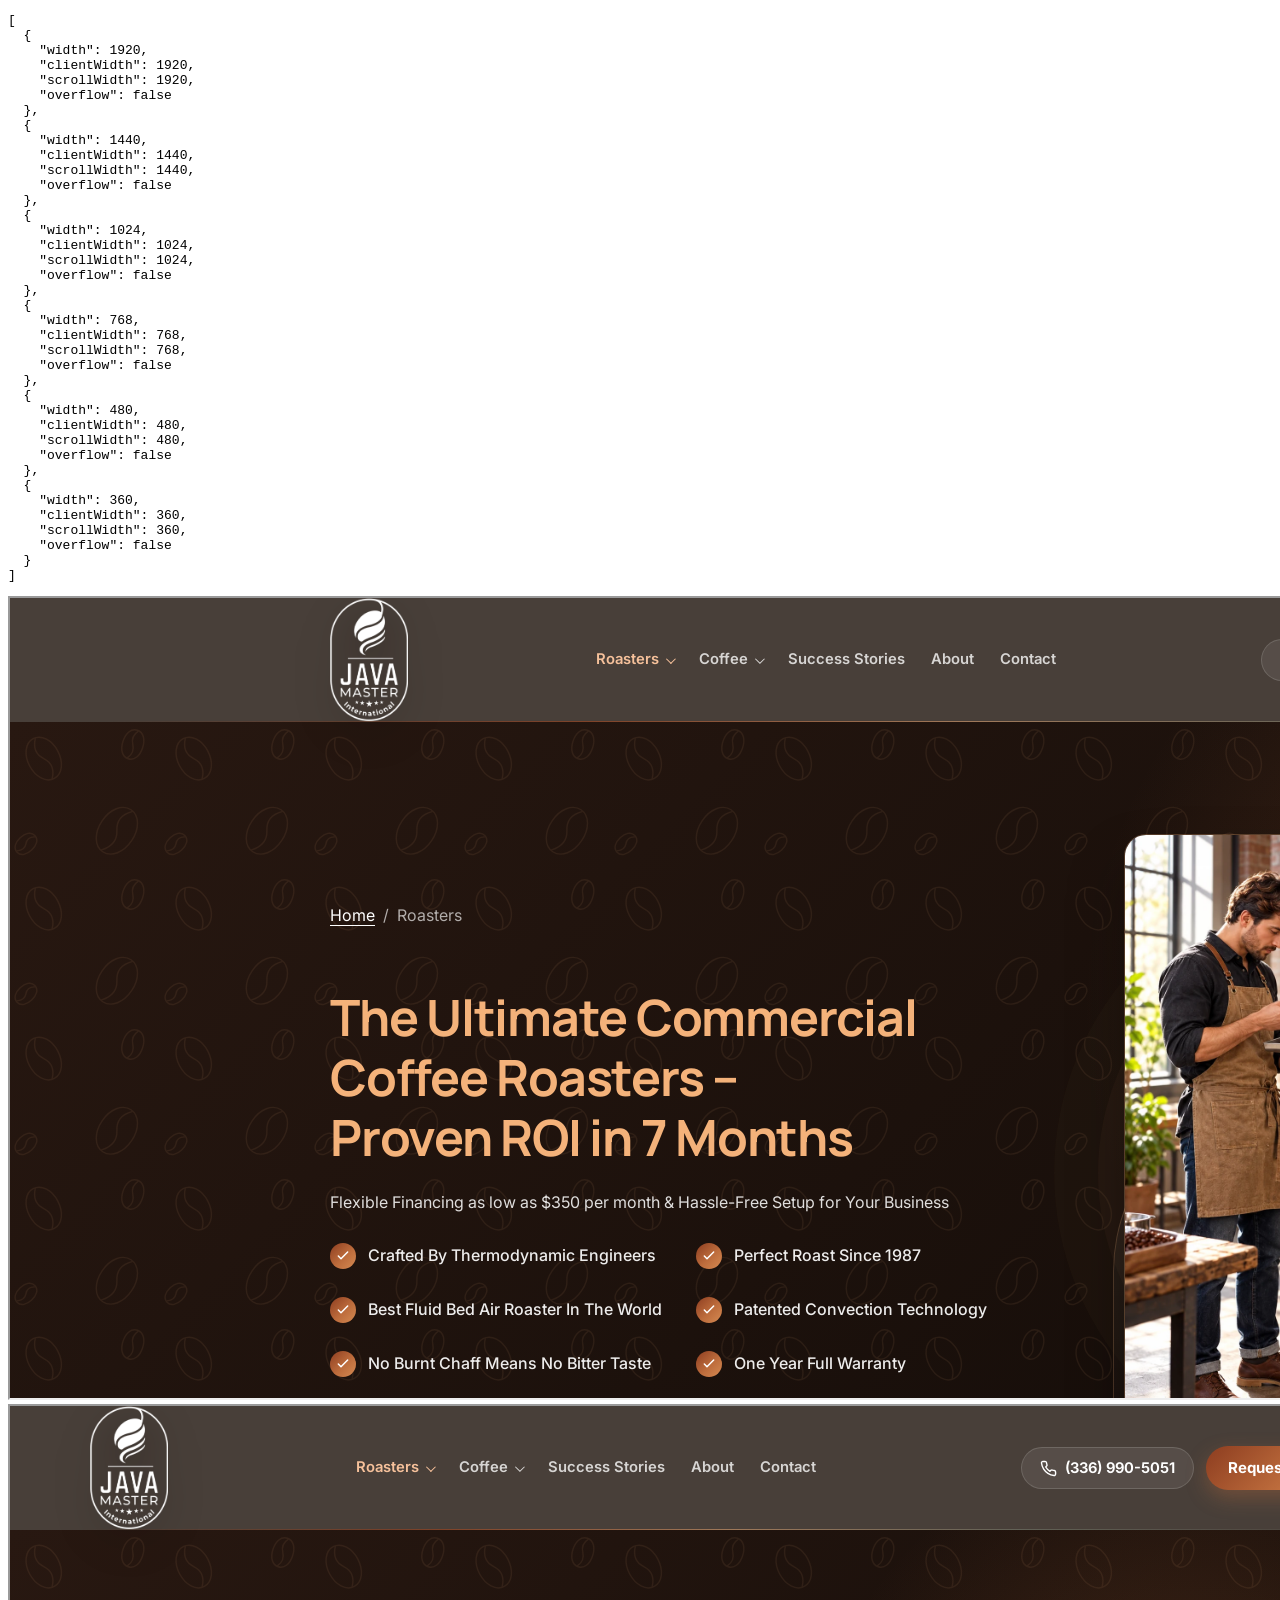
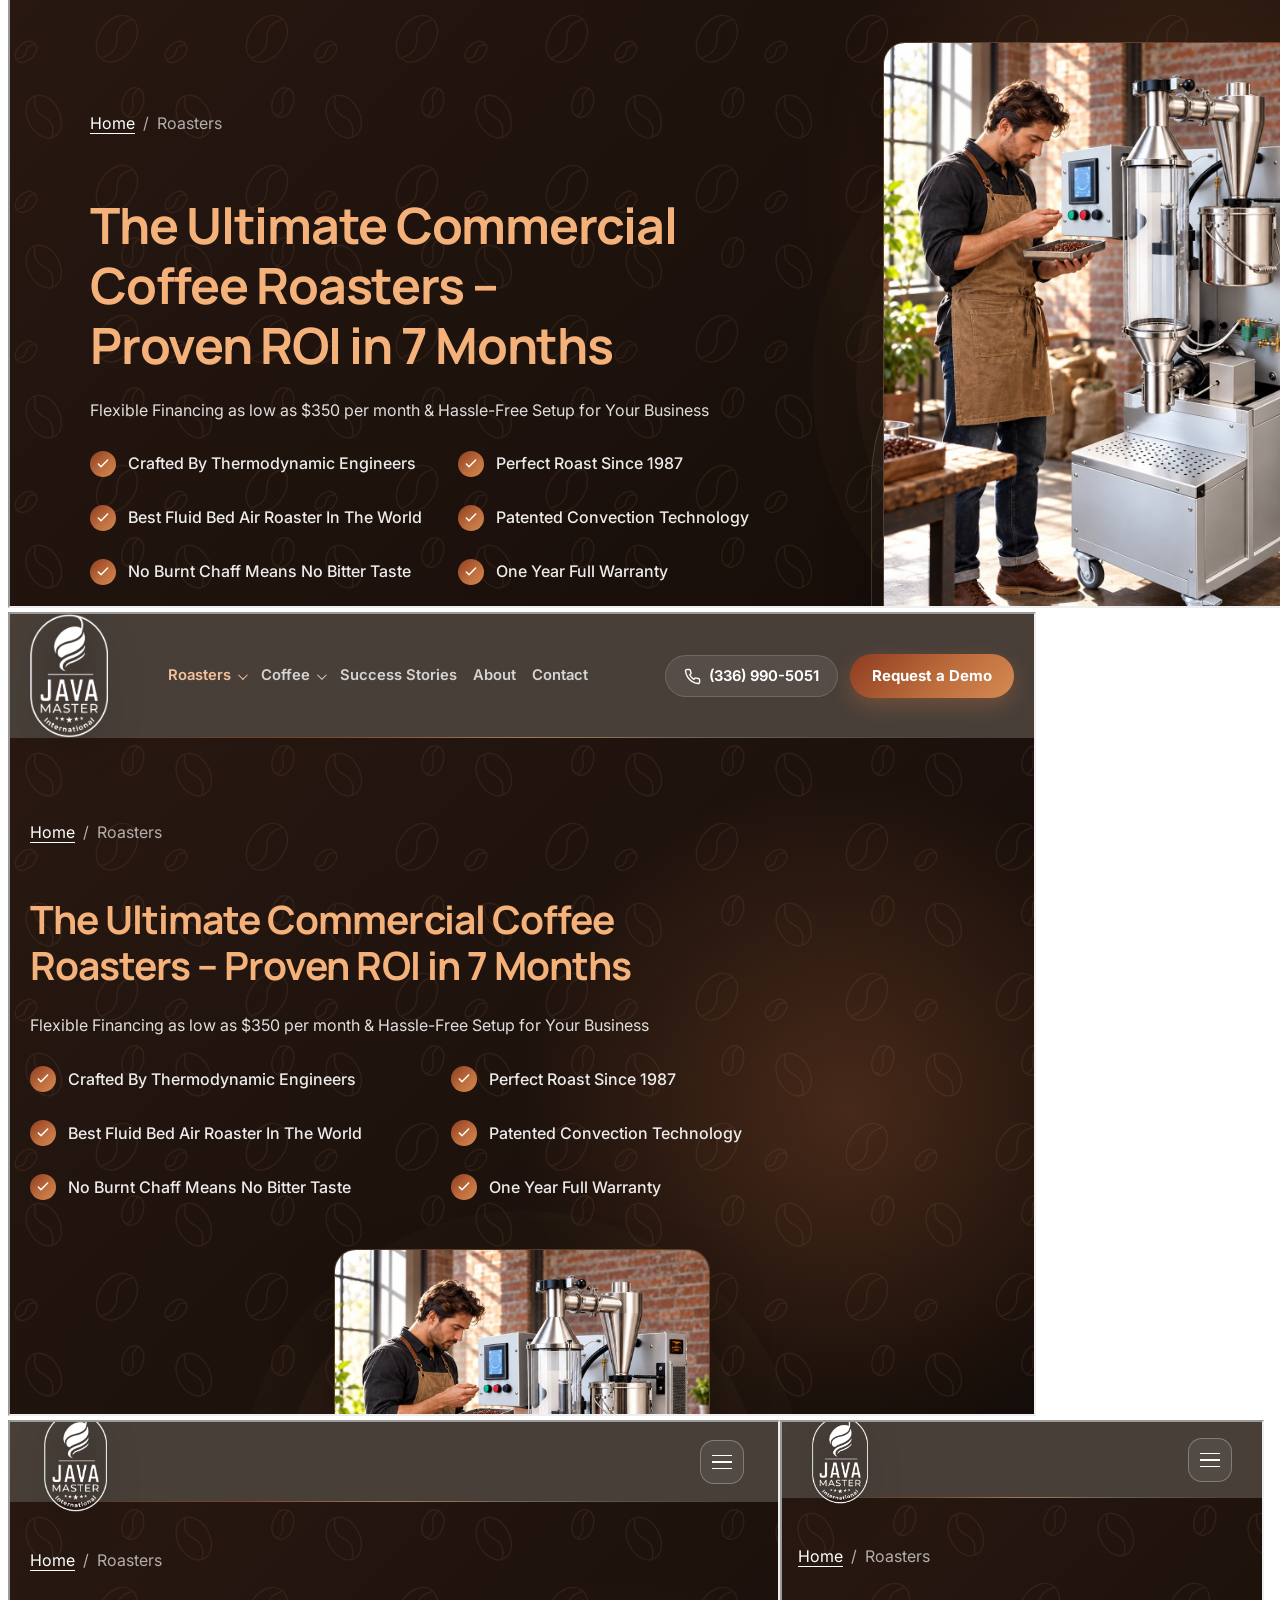
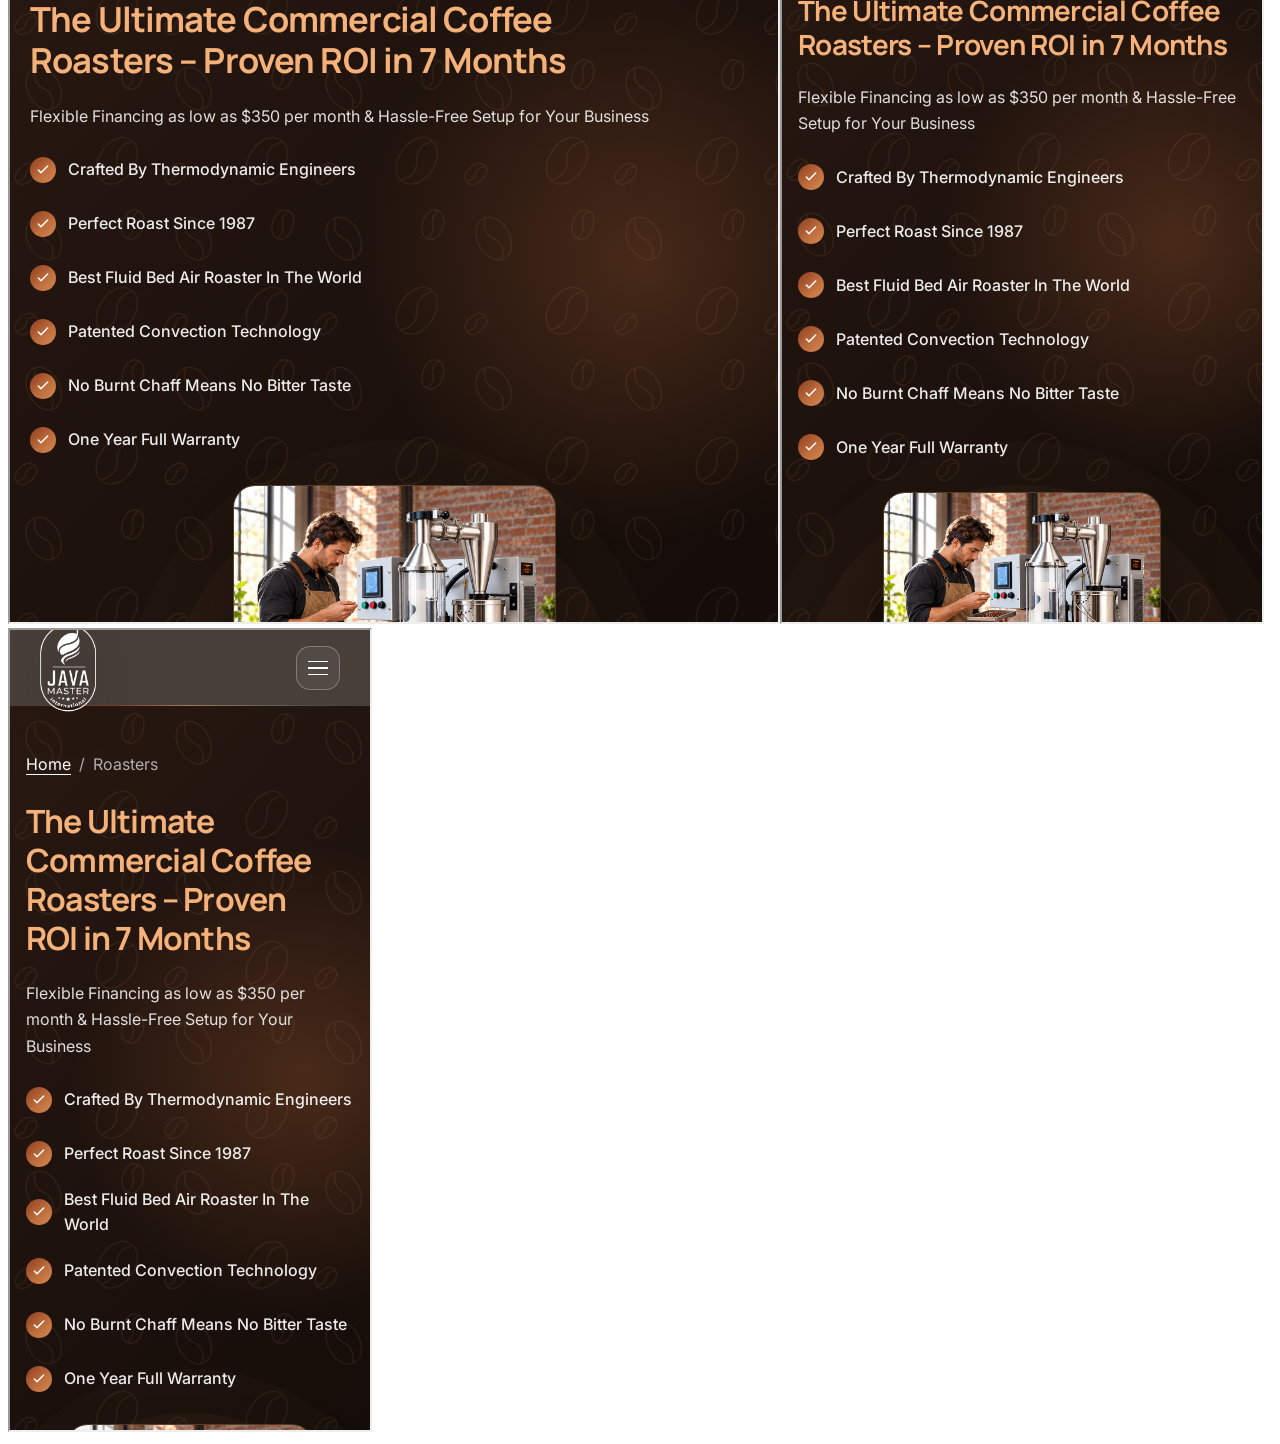
<file: qa-roasters-widths.html>
<!doctype html><html><head><meta charset="utf-8"><title>Width QA</title></head><body><pre id="results">running</pre><script>
const widths=[1920,1440,1024,768,480,360],results=[];let loaded=0;widths.forEach(width=>{const frame=document.createElement('iframe');frame.style.width=`${width}px`;frame.style.height='800px';frame.src=`roasters.html?width=${width}`;frame.onload=()=>{const root=frame.contentDocument.documentElement;results.push({width,clientWidth:root.clientWidth,scrollWidth:root.scrollWidth,overflow:root.scrollWidth>root.clientWidth});loaded++;if(loaded===widths.length)document.querySelector('#results').textContent=JSON.stringify(results.sort((a,b)=>b.width-a.width),null,2);};document.body.append(frame);});
</script></body></html>
</file>
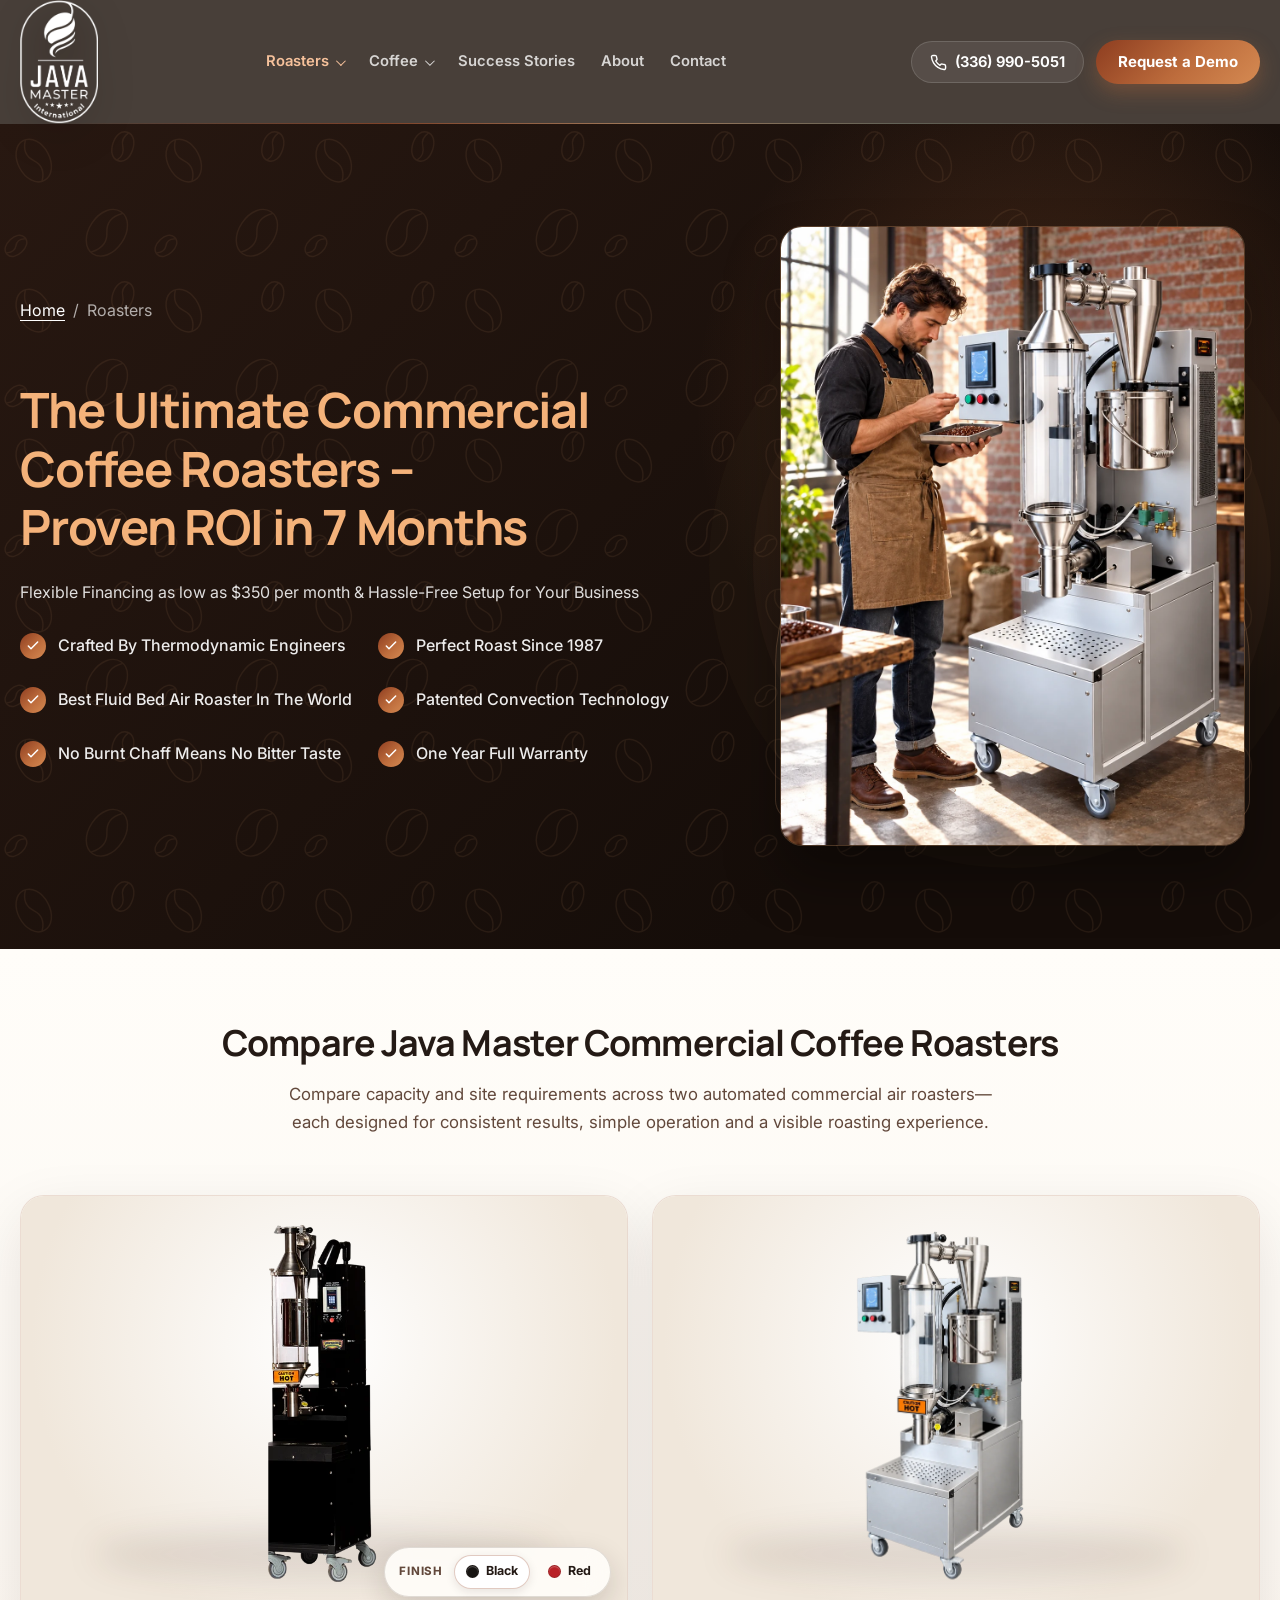
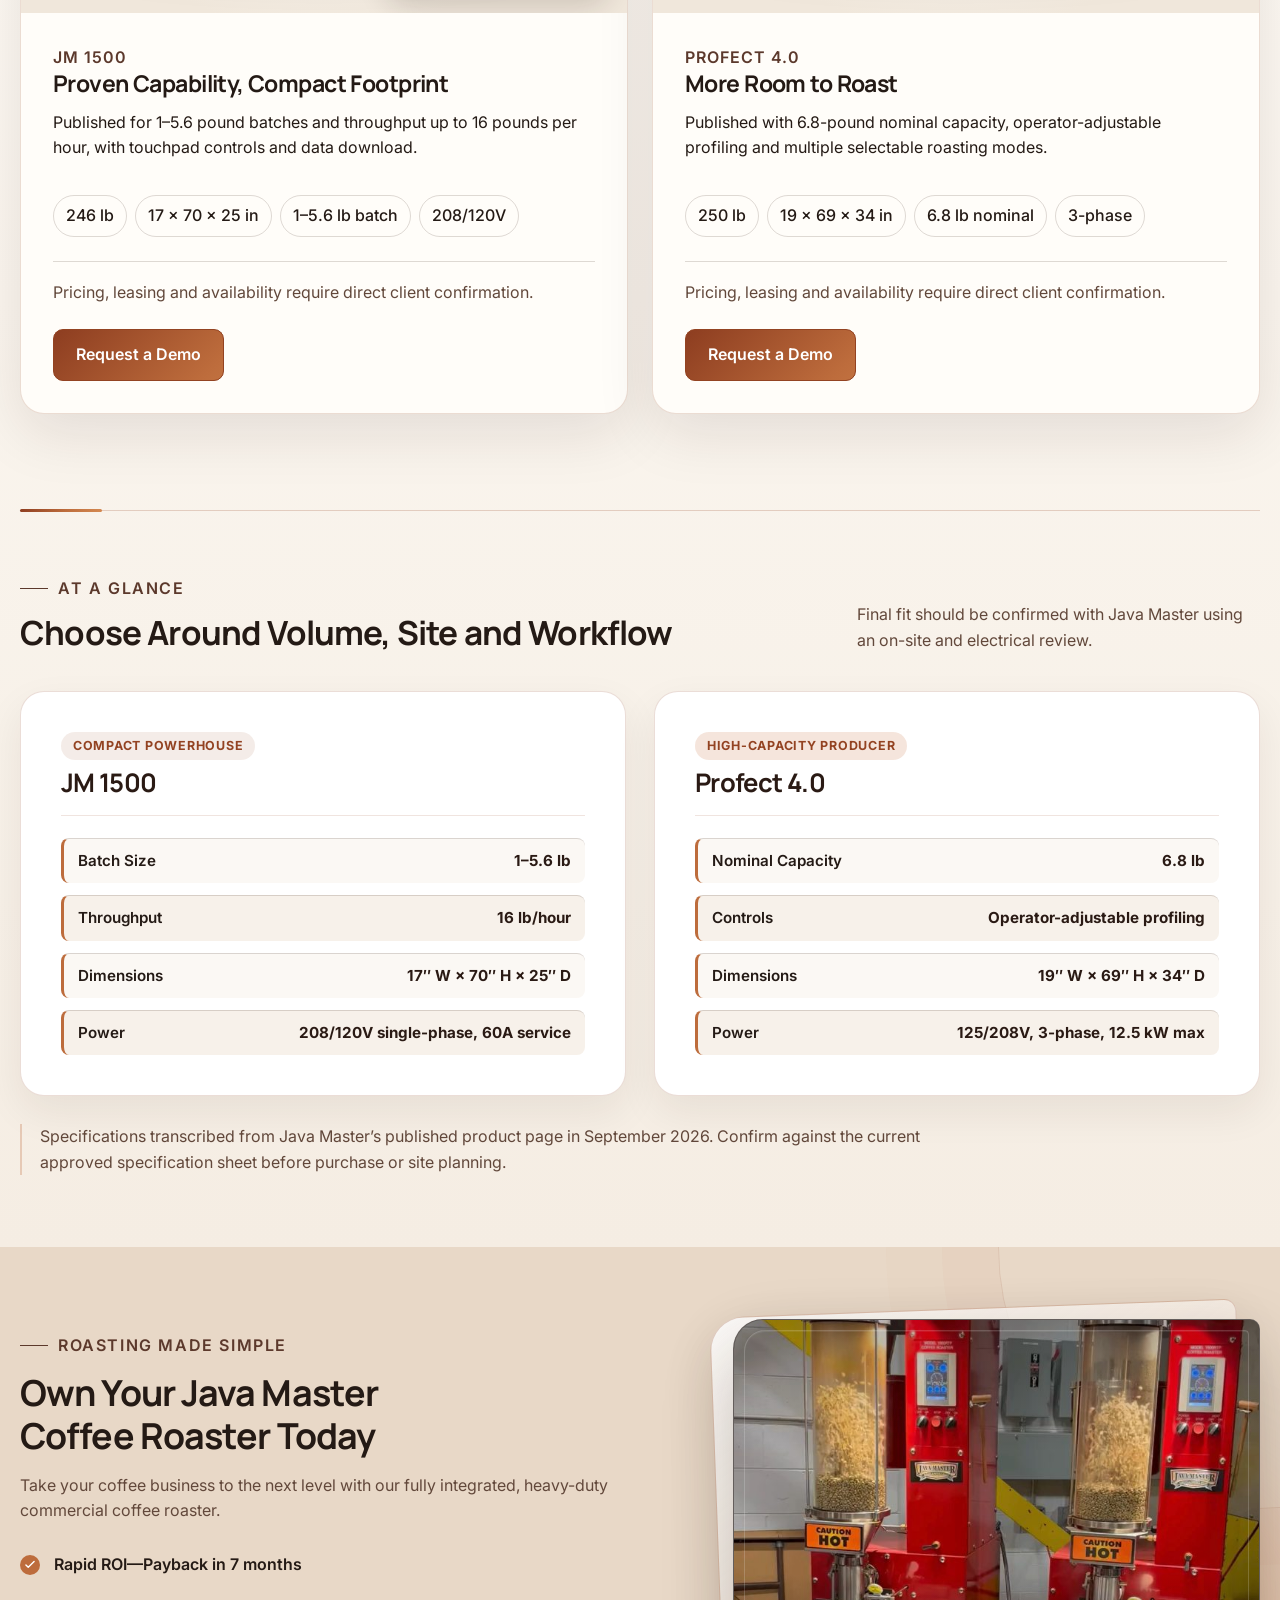
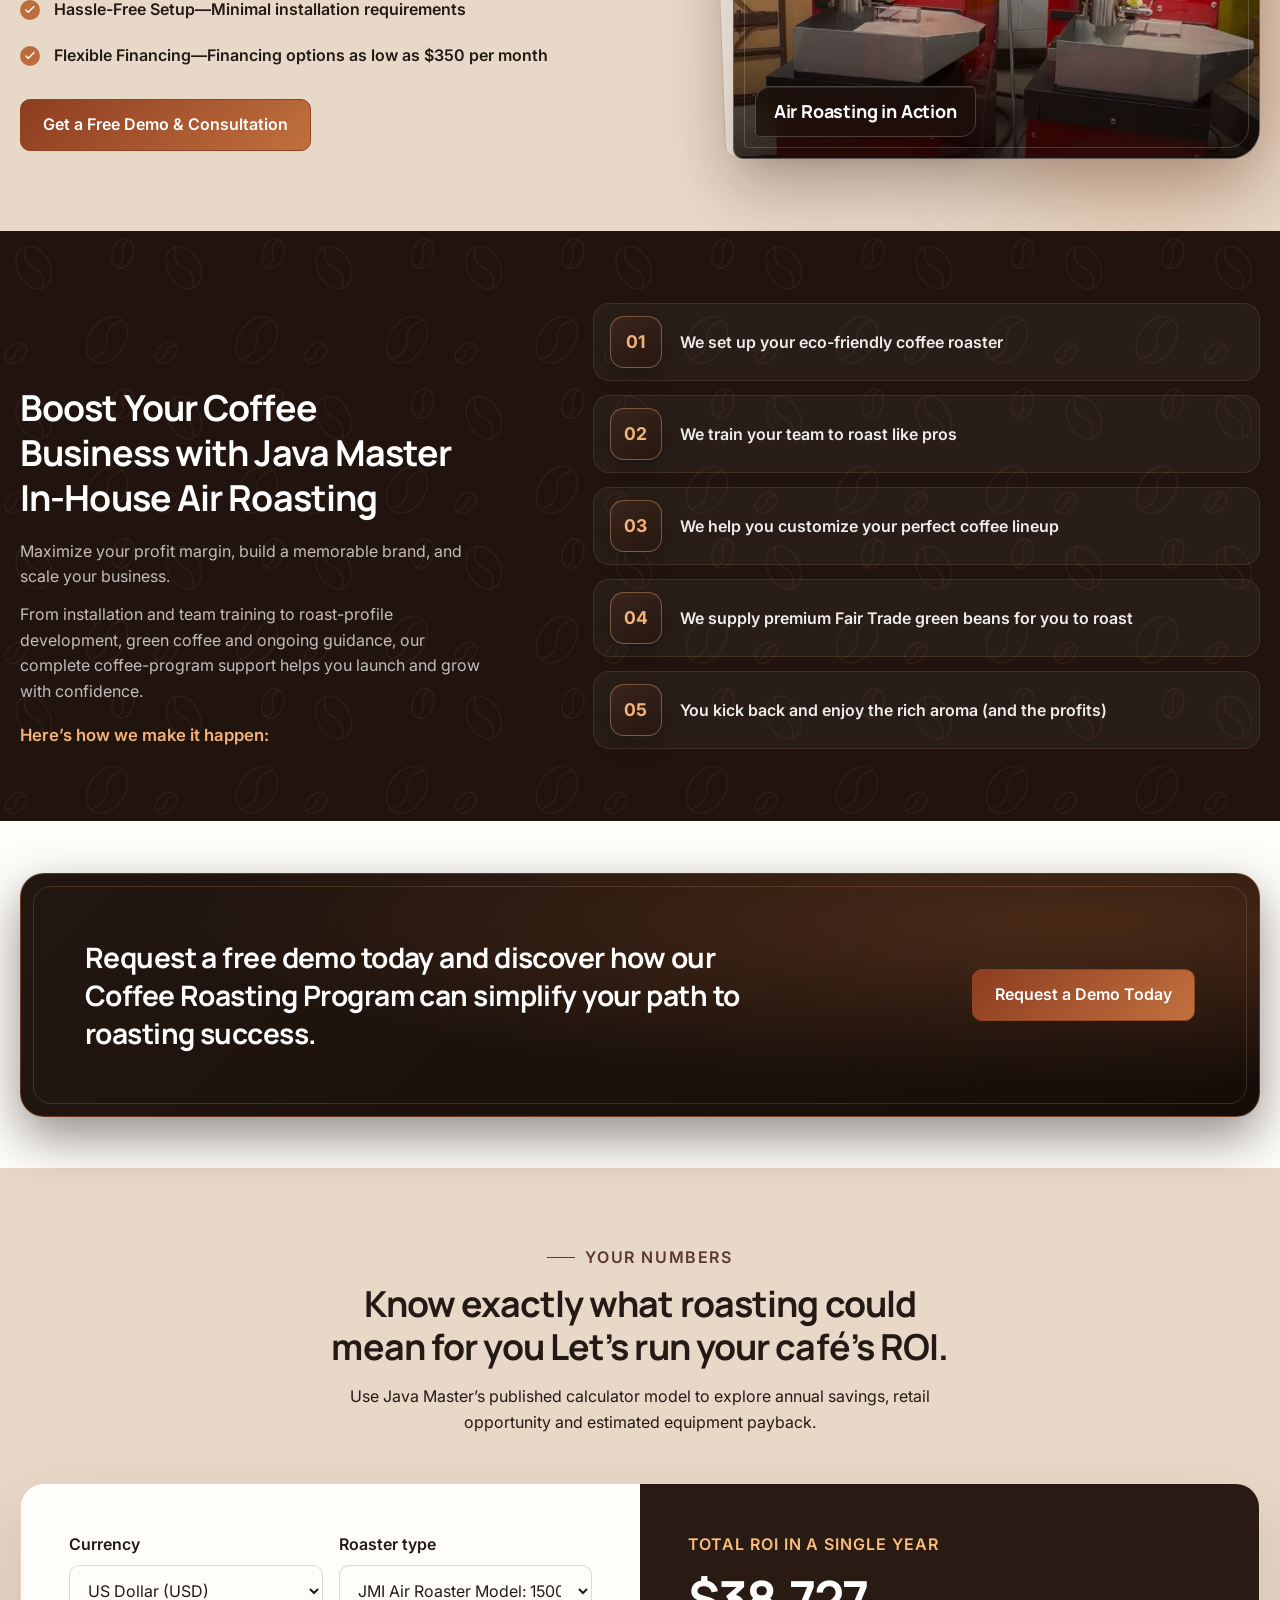
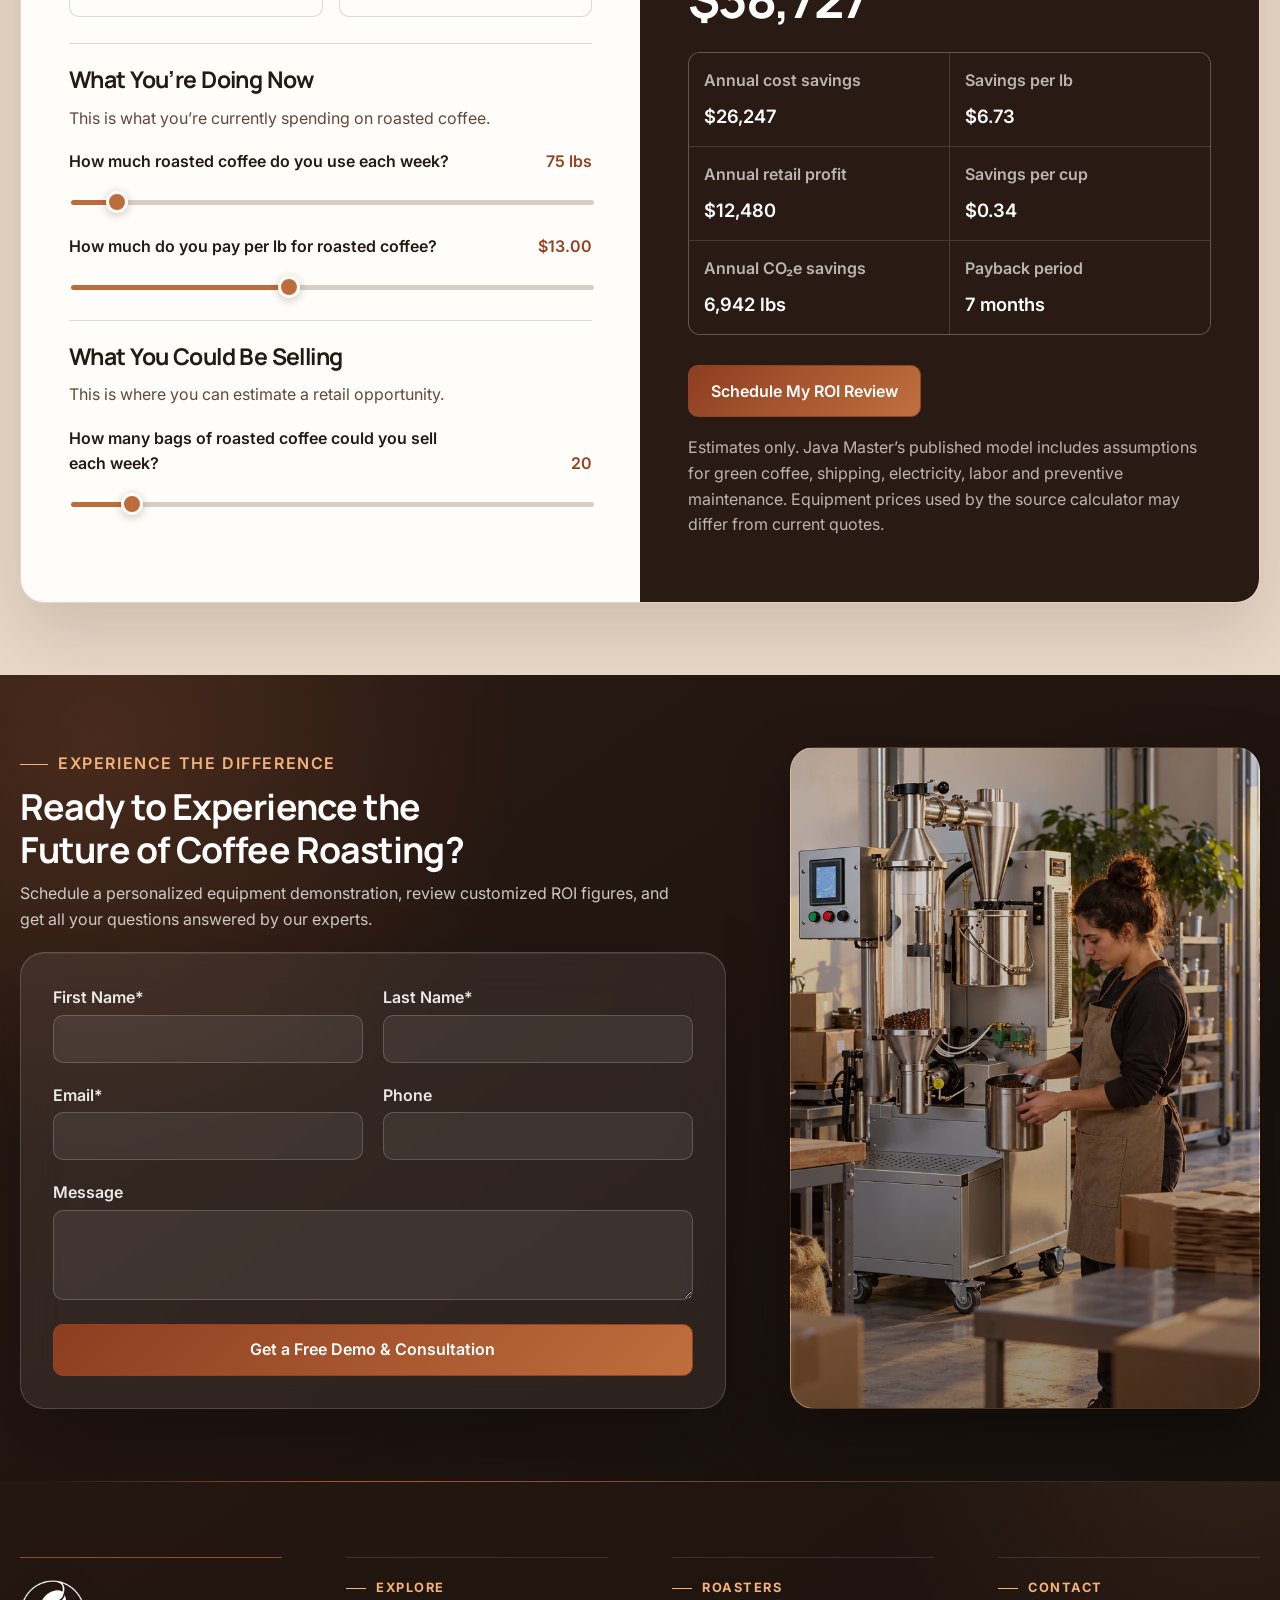
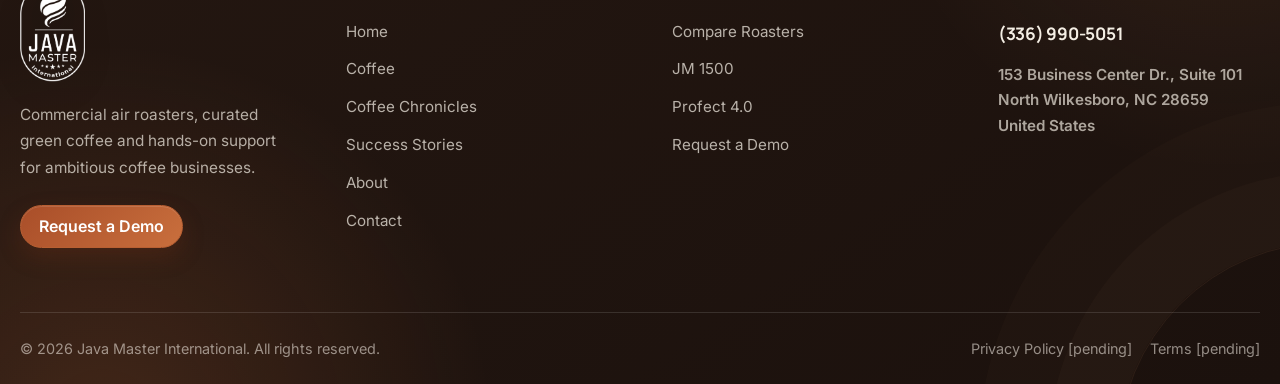
<file: roasters.html>
<!doctype html><html lang="en"><head>
<meta charset="utf-8"><meta name="viewport" content="width=device-width,initial-scale=1"><link rel="icon" href="assets/images/java-master-favicon-updated.png" type="image/png"><title>Commercial Air Roasters | Java Master International</title><meta name="description" content="Compare the Java Master JM 1500 and Profect 4.0 commercial air coffee roasters."><link rel="canonical" href="https://example.com/java-master/roasters.html"><meta property="og:title" content="Commercial Air Roasters | Java Master"><meta property="og:description" content="Compare Java Master commercial air-roasting equipment."><meta property="og:image" content="https://example.com/assets/images/og-roasters.jpg"><link rel="stylesheet" href="assets/css/style.css"><link rel="stylesheet" href="assets/css/responsive.css"><script src="assets/js/main.js" defer></script>
<script type="application/ld+json">{"@context":"https://schema.org","@type":"CollectionPage","name":"Java Master Commercial Air Roasters","mainEntity":{"@type":"ItemList","itemListElement":[{"@type":"Product","name":"JM 1500"},{"@type":"Product","name":"Profect 4.0"}]}}</script>
<!-- Client confirmation required: replace canonical and social image placeholders and validate product schema before launch. -->
</head><body class="page--roasters"><a class="skip-link" href="#main-content">Skip to content</a>
<header class="site-header">
  <nav class="nav container" aria-label="Primary navigation">
    <a class="brand" href="index.html" aria-label="Java Master International home"><img class="brand__logo" src="assets/images/java-master-logo-updated-600.png" alt="Java Master International" width="379" height="600"></a>
    <ul class="nav__menu" id="primary-menu">
      <li class="dropdown"><button class="dropdown__toggle" type="button" aria-expanded="false" aria-controls="roaster-menu">Roasters</button><ul class="dropdown__menu" id="roaster-menu"><li><a href="roasters.html">Compare Roasters</a></li><li><a href="jm-1500.html">JM 1500</a></li><li><a href="profect.html">Profect 4.0</a></li></ul></li>
      <li class="dropdown"><button class="dropdown__toggle" type="button" aria-expanded="false" aria-controls="coffee-menu">Coffee</button><ul class="dropdown__menu" id="coffee-menu"><li><a href="coffee.html">Coffee Collections</a></li><li><a href="coffee-chronicles.html">Coffee Chronicles</a></li></ul></li>
      <li><a class="nav__link" href="success-stories.html">Success Stories</a></li>
      <li><a class="nav__link" href="about.html">About</a></li>
      <li><a class="nav__link" href="contact.html">Contact</a></li>
      <li class="nav__mobile-contact"><a href="tel:+13369905051" aria-label="Call (336) 990-5051"><svg aria-hidden="true" viewBox="0 0 24 24" width="18" height="18" fill="none" stroke="currentColor" stroke-width="2" stroke-linecap="round" stroke-linejoin="round"><path d="M22 16.92v3a2 2 0 0 1-2.18 2 19.79 19.79 0 0 1-8.63-3.07 19.5 19.5 0 0 1-6-6 19.79 19.79 0 0 1-3.07-8.67A2 2 0 0 1 4.11 2h3a2 2 0 0 1 2 1.72 12.84 12.84 0 0 0 .7 2.81 2 2 0 0 1-.45 2.11L8.09 9.91a16 16 0 0 0 6 6l1.27-1.27a2 2 0 0 1 2.11-.45 12.84 12.84 0 0 0 2.81.7A2 2 0 0 1 22 16.92z"/></svg><span>(336) 990-5051</span></a></li>
      <li class="nav__mobile-cta"><a class="button button--accent" href="contact.html#demo-form">Request a Demo</a></li>
    </ul>
    <div class="nav__actions">
      <a class="header-phone" href="tel:+13369905051" aria-label="Call Java Master at (336) 990-5051"><svg aria-hidden="true" viewBox="0 0 24 24" width="18" height="18" fill="none" stroke="currentColor" stroke-width="2" stroke-linecap="round" stroke-linejoin="round"><path d="M22 16.92v3a2 2 0 0 1-2.18 2 19.79 19.79 0 0 1-8.63-3.07 19.5 19.5 0 0 1-6-6 19.79 19.79 0 0 1-3.07-8.67A2 2 0 0 1 4.11 2h3a2 2 0 0 1 2 1.72 12.84 12.84 0 0 0 .7 2.81 2 2 0 0 1-.45 2.11L8.09 9.91a16 16 0 0 0 6 6l1.27-1.27a2 2 0 0 1 2.11-.45 12.84 12.84 0 0 0 2.81.7A2 2 0 0 1 22 16.92z"/></svg><span>(336) 990-5051</span></a>
      <a class="button button--small button--accent" href="contact.html#demo-form">Request a Demo</a>
    </div>
    <button class="nav-toggle" type="button" aria-expanded="false" aria-controls="primary-menu" aria-label="Open navigation"><span></span></button>
  </nav>
  <div class="site-search" id="site-search" hidden>
    <div class="site-search__panel">
      <form class="site-search__form" role="search" novalidate>
        <label class="visually-hidden" for="site-search-input">Search Java Master</label>
        <input class="site-search__input" id="site-search-input" type="search" name="q" placeholder="Search roasters, coffee, support…" autocomplete="off">
        <button class="site-search__submit" type="submit">Search</button>
        <button class="search-close" type="button" aria-label="Close site search"><svg aria-hidden="true" viewBox="0 0 24 24"><path d="M6 6l12 12M18 6 6 18"></path></svg></button>
      </form>
      <div class="site-search__results" role="status" aria-live="polite" aria-label="Search results"></div>
    </div>
  </div>
</header>
<main id="main-content">
  <section class="roasters-hero" aria-labelledby="roasters-hero-title">
    <div class="container roasters-hero__layout">
      <div class="roasters-hero__content">
        <ol class="breadcrumb roasters-hero__breadcrumb" aria-label="Breadcrumb"><li><a href="index.html">Home</a></li><li aria-current="page">Roasters</li></ol>
        <h1 id="roasters-hero-title">The Ultimate Commercial Coffee Roasters – Proven ROI in 7 Months</h1>
        <p class="roasters-hero__description">Flexible Financing as low as $350 per month &amp; Hassle-Free Setup for Your Business</p>
        <ul class="roasters-hero__points">
          <li><svg aria-hidden="true" viewBox="0 0 24 24"><path d="m5 12 4 4L19 6"/></svg><span>Crafted By Thermodynamic Engineers</span></li>
          <li><svg aria-hidden="true" viewBox="0 0 24 24"><path d="m5 12 4 4L19 6"/></svg><span>Perfect Roast Since 1987</span></li>
          <li><svg aria-hidden="true" viewBox="0 0 24 24"><path d="m5 12 4 4L19 6"/></svg><span>Best Fluid Bed Air Roaster In The World</span></li>
          <li><svg aria-hidden="true" viewBox="0 0 24 24"><path d="m5 12 4 4L19 6"/></svg><span>Patented Convection Technology</span></li>
          <li><svg aria-hidden="true" viewBox="0 0 24 24"><path d="m5 12 4 4L19 6"/></svg><span>No Burnt Chaff Means No Bitter Taste</span></li>
          <li><svg aria-hidden="true" viewBox="0 0 24 24"><path d="m5 12 4 4L19 6"/></svg><span>One Year Full Warranty</span></li>
        </ul>
      </div>
      <div class="roasters-hero__visual" aria-hidden="true">
        <span class="roasters-hero__halo"></span>
        <picture>
          <img src="assets/images/commercial-roasters-roi.webp" alt="Coffee professional inspecting roasted beans beside a stainless Profect 4.0 air roaster" width="1086" height="1448" fetchpriority="high">
        </picture>
      </div>
    </div>
  </section>

  <section class="section roaster-compare" aria-labelledby="roaster-compare-title">
    <div class="container">
      <div class="roaster-compare__heading">
        <h2 id="roaster-compare-title">Compare Java Master Commercial Coffee Roasters</h2>
        <p>Compare capacity and site requirements across two automated commercial air roasters—each designed for consistent results, simple operation and a visible roasting experience.</p>
      </div>
      <div class="product-grid roaster-compare__products">
        <article class="product-card roaster-product-card roaster-product-card--jm">
          <div class="product-card__media" data-roaster-variants>
            <img src="assets/images/jm-1500-black.webp" alt="Black Java Master JM 1500 commercial air roaster" width="200" height="600" loading="lazy" decoding="async" data-roaster-variant-image>
            <div class="roaster-variant-picker" role="group" aria-label="Choose JM 1500 finish">
              <span class="roaster-variant-picker__label">Finish</span>
              <button class="roaster-variant-button is-active" type="button" aria-pressed="true" data-roaster-variant-src="assets/images/jm-1500-black.webp" data-roaster-variant-alt="Black Java Master JM 1500 commercial air roaster">
                <span class="roaster-variant-button__swatch roaster-variant-button__swatch--black" aria-hidden="true"></span>
                <span>Black</span>
              </button>
              <button class="roaster-variant-button" type="button" aria-pressed="false" data-roaster-variant-src="assets/images/jm-1500-red.webp" data-roaster-variant-alt="Red Java Master JM 1500 commercial air roaster">
                <span class="roaster-variant-button__swatch roaster-variant-button__swatch--red" aria-hidden="true"></span>
                <span>Red</span>
              </button>
            </div>
          </div>
          <div class="product-card__body"><span class="card-meta">JM 1500</span><h3>Proven Capability, Compact Footprint</h3><p>Published for 1–5.6 pound batches and throughput up to 16 pounds per hour, with touchpad controls and data download.</p><ul class="tags"><li>246 lb</li><li>17 × 70 × 25 in</li><li>1–5.6 lb batch</li><li>208/120V</li></ul><p class="fine-print roaster-product-card__fine-print">Pricing, leasing and availability require direct client confirmation.</p><div class="button-row"><a class="button button--accent" href="contact.html#demo-form">Request a Demo</a></div></div>
        </article>
        <article class="product-card roaster-product-card roaster-product-card--profect">
          <div class="product-card__media"><img src="assets/images/profect-4-0.webp" alt="Stainless Java Master Profect 4.0 commercial air roaster" width="1080" height="1440" loading="lazy" decoding="async"></div>
          <div class="product-card__body"><span class="card-meta">Profect 4.0</span><h3>More Room to Roast</h3><p>Published with 6.8-pound nominal capacity, operator-adjustable profiling and multiple selectable roasting modes.</p><ul class="tags"><li>250 lb</li><li>19 × 69 × 34 in</li><li>6.8 lb nominal</li><li>3-phase</li></ul><p class="fine-print roaster-product-card__fine-print">Pricing, leasing and availability require direct client confirmation.</p><div class="button-row"><a class="button button--accent" href="contact.html#demo-form">Request a Demo</a></div></div>
        </article>
      </div>

      <div class="roaster-compare__specification">
        <div class="section__head"><div><span class="eyebrow">At a Glance</span><h3>Choose Around Volume, Site and Workflow</h3></div><p>Final fit should be confirmed with Java Master using an on-site and electrical review.</p></div>
        <div class="specs">
          <div class="specs__group">
            <div class="specs__group-header">
              <span class="specs__badge">Compact Powerhouse</span>
              <h3>JM 1500</h3>
            </div>
            <dl>
              <div><dt>Batch Size</dt><dd>1–5.6 lb</dd></div>
              <div><dt>Throughput</dt><dd>16 lb/hour</dd></div>
              <div><dt>Dimensions</dt><dd>17″ W × 70″ H × 25″ D</dd></div>
              <div><dt>Power</dt><dd>208/120V single-phase, 60A service</dd></div>
            </dl>
          </div>
          <div class="specs__group">
            <div class="specs__group-header">
              <span class="specs__badge specs__badge--highlight">High-Capacity Producer</span>
              <h3>Profect 4.0</h3>
            </div>
            <dl>
              <div><dt>Nominal Capacity</dt><dd>6.8 lb</dd></div>
              <div><dt>Controls</dt><dd>Operator-adjustable profiling</dd></div>
              <div><dt>Dimensions</dt><dd>19″ W × 69″ H × 34″ D</dd></div>
              <div><dt>Power</dt><dd>125/208V, 3-phase, 12.5 kW max</dd></div>
            </dl>
          </div>
        </div>
        <p class="fine-print">Specifications transcribed from Java Master’s published product page in September 2026. Confirm against the current approved specification sheet before purchase or site planning.</p>
      </div>

    </div>
  </section>

  <section class="section roaster-ownership" aria-labelledby="roaster-ownership-title">
    <div class="container roaster-ownership__layout">
      <div class="roaster-ownership__content"><span class="eyebrow">Roasting Made Simple</span><h2 id="roaster-ownership-title">Own Your Java Master Coffee Roaster Today</h2><p>Take your coffee business to the next level with our fully integrated, heavy-duty commercial coffee roaster.</p>
        <ul class="roaster-ownership__benefits">
          <li><svg aria-hidden="true" viewBox="0 0 24 24"><path d="m5 12 4 4L19 6"/></svg><span>Rapid ROI—Payback in 7 months</span></li>
          <li><svg aria-hidden="true" viewBox="0 0 24 24"><path d="m5 12 4 4L19 6"/></svg><span>Hassle-Free Setup—Minimal installation requirements</span></li>
          <li><svg aria-hidden="true" viewBox="0 0 24 24"><path d="m5 12 4 4L19 6"/></svg><span>Flexible Financing—Financing options as low as $350 per month</span></li>
        </ul>
        <a class="button button--accent" href="#request-demo">Get a Free Demo &amp; Consultation</a>
      </div>
      <figure class="roaster-ownership__media">
        <div class="roaster-ownership__video-shell">
          <video autoplay muted loop playsinline preload="metadata" data-playback-rate="0.75" poster="assets/images/java-master-air-roasting-poster.jpg" width="720" height="1280" aria-label="Two Java Master commercial air roasters operating side by side">
            <source src="assets/videos/java-master-air-roasters-in-action.mp4" type="video/mp4">
            <p>Your browser does not support embedded video. <a href="assets/videos/java-master-air-roasters-in-action.mp4">Open the Java Master roasters video</a>.</p>
          </video>
        </div>
        <figcaption class="roaster-ownership__caption">Air Roasting in Action</figcaption>
      </figure>
    </div>
  </section>

  <section class="section roaster-growth" aria-labelledby="roaster-growth-title">
    <div class="container">
      <div class="roaster-growth__heading">
        <h2 id="roaster-growth-title">Boost Your Coffee Business with Java Master In-House Air Roasting</h2>
        <p>Maximize your profit margin, build a memorable brand, and scale your business.</p>
        <p>From installation and team training to roast-profile development, green coffee and ongoing guidance, our complete coffee-program support helps you launch and grow with confidence.</p>
        <span class="roaster-growth__subtitle">Here’s how we make it happen:</span>
      </div>
      <ol class="roaster-growth__timeline">
        <li><span class="roaster-growth__number" aria-hidden="true">01</span><p>We set up your eco-friendly coffee roaster</p></li>
        <li><span class="roaster-growth__number" aria-hidden="true">02</span><p>We train your team to roast like pros</p></li>
        <li><span class="roaster-growth__number" aria-hidden="true">03</span><p>We help you customize your perfect coffee lineup</p></li>
        <li><span class="roaster-growth__number" aria-hidden="true">04</span><p>We supply premium Fair Trade green beans for you to roast</p></li>
        <li><span class="roaster-growth__number" aria-hidden="true">05</span><p>You kick back and enjoy the rich aroma (and the profits)</p></li>
      </ol>
    </div>
  </section>

  <section class="section roaster-demo-banner" aria-label="Request a free demo">
    <div class="container"><div class="roaster-demo-banner__panel"><p>Request a free demo today and discover how our Coffee Roasting Program can simplify your path to roasting success.</p><a class="button button--accent" href="#request-demo">Request a Demo Today</a></div></div>
  </section>

  <section class="section roi-section roaster-roi" aria-labelledby="roaster-roi-title"><div class="container"><div class="roi-heading"><span class="eyebrow">Your numbers</span><h2 id="roaster-roi-title">Know exactly what roasting could mean for you Let’s run your café’s ROI.</h2><p>Use Java Master’s published calculator model to explore annual savings, retail opportunity and estimated equipment payback.</p></div><div class="roi" data-roi-calculator><div class="roi__form"><div class="roi__selectors"><div class="field"><label for="roaster-roi-currency">Currency</label><select id="roaster-roi-currency" data-roi-currency><option value="USD">US Dollar (USD)</option><option value="CAD">Canadian Dollar (CAD)</option><option value="GBP">British Pound (GBP)</option><option value="EUR">Euro (EUR)</option></select></div><div class="field"><label for="roaster-roi-product">Roaster type</label><select id="roaster-roi-product" data-roi-product><option value="ShopRoaster">JMI Air Roaster Model: 1500</option><option value="ContinuousRoasting">JMI Air Roaster Model: Profect</option></select></div></div><div class="roi__group"><h3>What You’re Doing Now</h3><p>This is what you’re currently spending on roasted coffee.</p><div class="roi-slider"><div class="roi-slider__label"><label for="roaster-roi-volume">How much roasted coffee do you use each week?</label><output class="roi-slider__value" for="roaster-roi-volume" data-roi-volume-value>75 lbs</output></div><input class="roi-range" id="roaster-roi-volume" data-roi-volume type="range" min="5" max="1000" value="75" step="5"></div><div class="roi-slider"><div class="roi-slider__label"><label for="roaster-roi-cost" data-roi-cost-label>How much do you pay per lb for roasted coffee?</label><output class="roi-slider__value" for="roaster-roi-cost" data-roi-cost-value>$13.00</output></div><input class="roi-range" id="roaster-roi-cost" data-roi-cost type="range" min="1" max="30" value="13" step="0.10"></div></div><div class="roi__group"><h3>What You Could Be Selling</h3><p>This is where you can estimate a retail opportunity.</p><div class="roi-slider"><div class="roi-slider__label"><label for="roaster-roi-bags">How many bags of roasted coffee could you sell each week?</label><output class="roi-slider__value" for="roaster-roi-bags" data-roi-bags-value>20</output></div><input class="roi-range" id="roaster-roi-bags" data-roi-bags type="range" min="0" max="200" value="20" step="1"></div></div></div><aside class="roi__result" aria-live="polite" aria-atomic="true"><span class="card-meta">Total ROI in a single year</span><strong data-roi-total>$38,727</strong><div class="roi__metrics"><div class="roi-metric"><span>Annual cost savings</span><output data-roi-annual-savings>$26,247</output></div><div class="roi-metric"><span data-roi-unit-label>Savings per lb</span><output data-roi-unit-savings>$6.73</output></div><div class="roi-metric"><span>Annual retail profit</span><output data-roi-retail-profit>$12,480</output></div><div class="roi-metric"><span>Savings per cup</span><output data-roi-cup-savings>$0.34</output></div><div class="roi-metric"><span>Annual CO₂e savings</span><output data-roi-co2>6,942 lbs</output></div><div class="roi-metric"><span>Payback period</span><output data-roi-payback>7 months</output></div></div><a class="button button--accent" href="contact.html#demo-form">Schedule My ROI Review</a><p class="roi__disclaimer">Estimates only. Java Master’s published model includes assumptions for green coffee, shipping, electricity, labor and preventive maintenance. Equipment prices used by the source calculator may differ from current quotes.</p></aside></div></div></section>

  <section class="section roaster-request" id="request-demo" aria-labelledby="request-demo-title">
    <div class="container roaster-request__layout">
      <div class="roaster-request__content">
        <div class="roaster-request__intro">
          <span class="eyebrow">Experience the Difference</span>
          <h2 id="request-demo-title" tabindex="-1">Ready to Experience the Future of Coffee Roasting?</h2>
          <p>Schedule a personalized equipment demonstration, review customized ROI figures, and get all your questions answered by our experts.</p>
        </div>
        <div class="contact-form roaster-request__form"><form data-validate data-integration-pending novalidate>
          <div class="form-grid">
            <div class="field"><label for="request-first-name">First Name*</label><input id="request-first-name" name="first_name" type="text" autocomplete="given-name" required aria-describedby="request-first-name-error"><span class="field__error" id="request-first-name-error"></span></div>
            <div class="field"><label for="request-last-name">Last Name*</label><input id="request-last-name" name="last_name" type="text" autocomplete="family-name" required aria-describedby="request-last-name-error"><span class="field__error" id="request-last-name-error"></span></div>
            <div class="field"><label for="request-email">Email*</label><input id="request-email" name="email" type="email" autocomplete="email" required aria-describedby="request-email-error"><span class="field__error" id="request-email-error"></span></div>
            <div class="field"><label for="request-phone">Phone</label><input id="request-phone" name="phone" type="tel" autocomplete="tel" pattern="[0-9+() .-]{7,}" aria-describedby="request-phone-error"><span class="field__error" id="request-phone-error"></span></div>
            <div class="field field--full"><label for="request-message">Message</label><textarea id="request-message" name="message" autocomplete="off"></textarea><span class="field__error"></span></div>
          </div>
          <div class="form-status" role="status" aria-live="polite"></div><button class="button button--accent" type="submit">Get a Free Demo &amp; Consultation</button>
        </form></div>
      </div>
      <div class="roaster-request__visual" aria-hidden="true"></div>
    </div>
  </section>
</main>
<footer class="site-footer">
  <div class="container">
    <div class="footer__grid">
      <div class="footer__intro"><a class="brand" href="index.html" aria-label="Java Master International home"><img class="brand__logo" src="assets/images/java-master-logo-updated-600.png" alt="Java Master International" width="379" height="600"></a><p>Commercial air roasters, curated green coffee and hands-on support for ambitious coffee businesses.</p><a class="button button--accent" href="contact.html#demo-form">Request a Demo</a></div>
      <div class="footer__column"><h2 class="footer__title">Explore</h2><ul class="footer__links"><li><a href="index.html">Home</a></li><li><a href="coffee.html">Coffee</a></li><li><a href="coffee-chronicles.html">Coffee Chronicles</a></li><li><a href="success-stories.html">Success Stories</a></li><li><a href="about.html">About</a></li><li><a href="contact.html">Contact</a></li></ul></div>
      <div class="footer__column"><h2 class="footer__title">Roasters</h2><ul class="footer__links"><li><a href="roasters.html">Compare Roasters</a></li><li><a href="jm-1500.html">JM 1500</a></li><li><a href="profect.html">Profect 4.0</a></li><li><a href="contact.html#demo-form">Request a Demo</a></li></ul></div>
      <div class="footer__column footer__contact"><h2 class="footer__title">Contact</h2><ul class="footer__links"><li><a class="footer__phone" href="tel:+13369905051">(336) 990-5051</a></li><li><a class="footer__address" href="https://www.google.com/maps/search/?api=1&amp;query=153%20Business%20Center%20Dr.%2C%20Suite%20101%2C%20North%20Wilkesboro%2C%20NC%2028659%2C%20United%20States" target="_blank" rel="noopener noreferrer" aria-label="View Java Master at 153 Business Center Drive, Suite 101, North Wilkesboro, North Carolina 28659 on Google Maps"><strong>153 Business Center Dr., Suite 101</strong><br><strong>North Wilkesboro, NC 28659</strong><br><strong>United States</strong></a></li></ul></div>
    </div>
    <div class="footer__bottom"><span>© 2026 Java Master International. All rights reserved.</span><div class="footer__legal"><span>Privacy Policy [pending]</span><span>Terms [pending]</span></div></div>
  </div>
</footer></body></html>
</file>
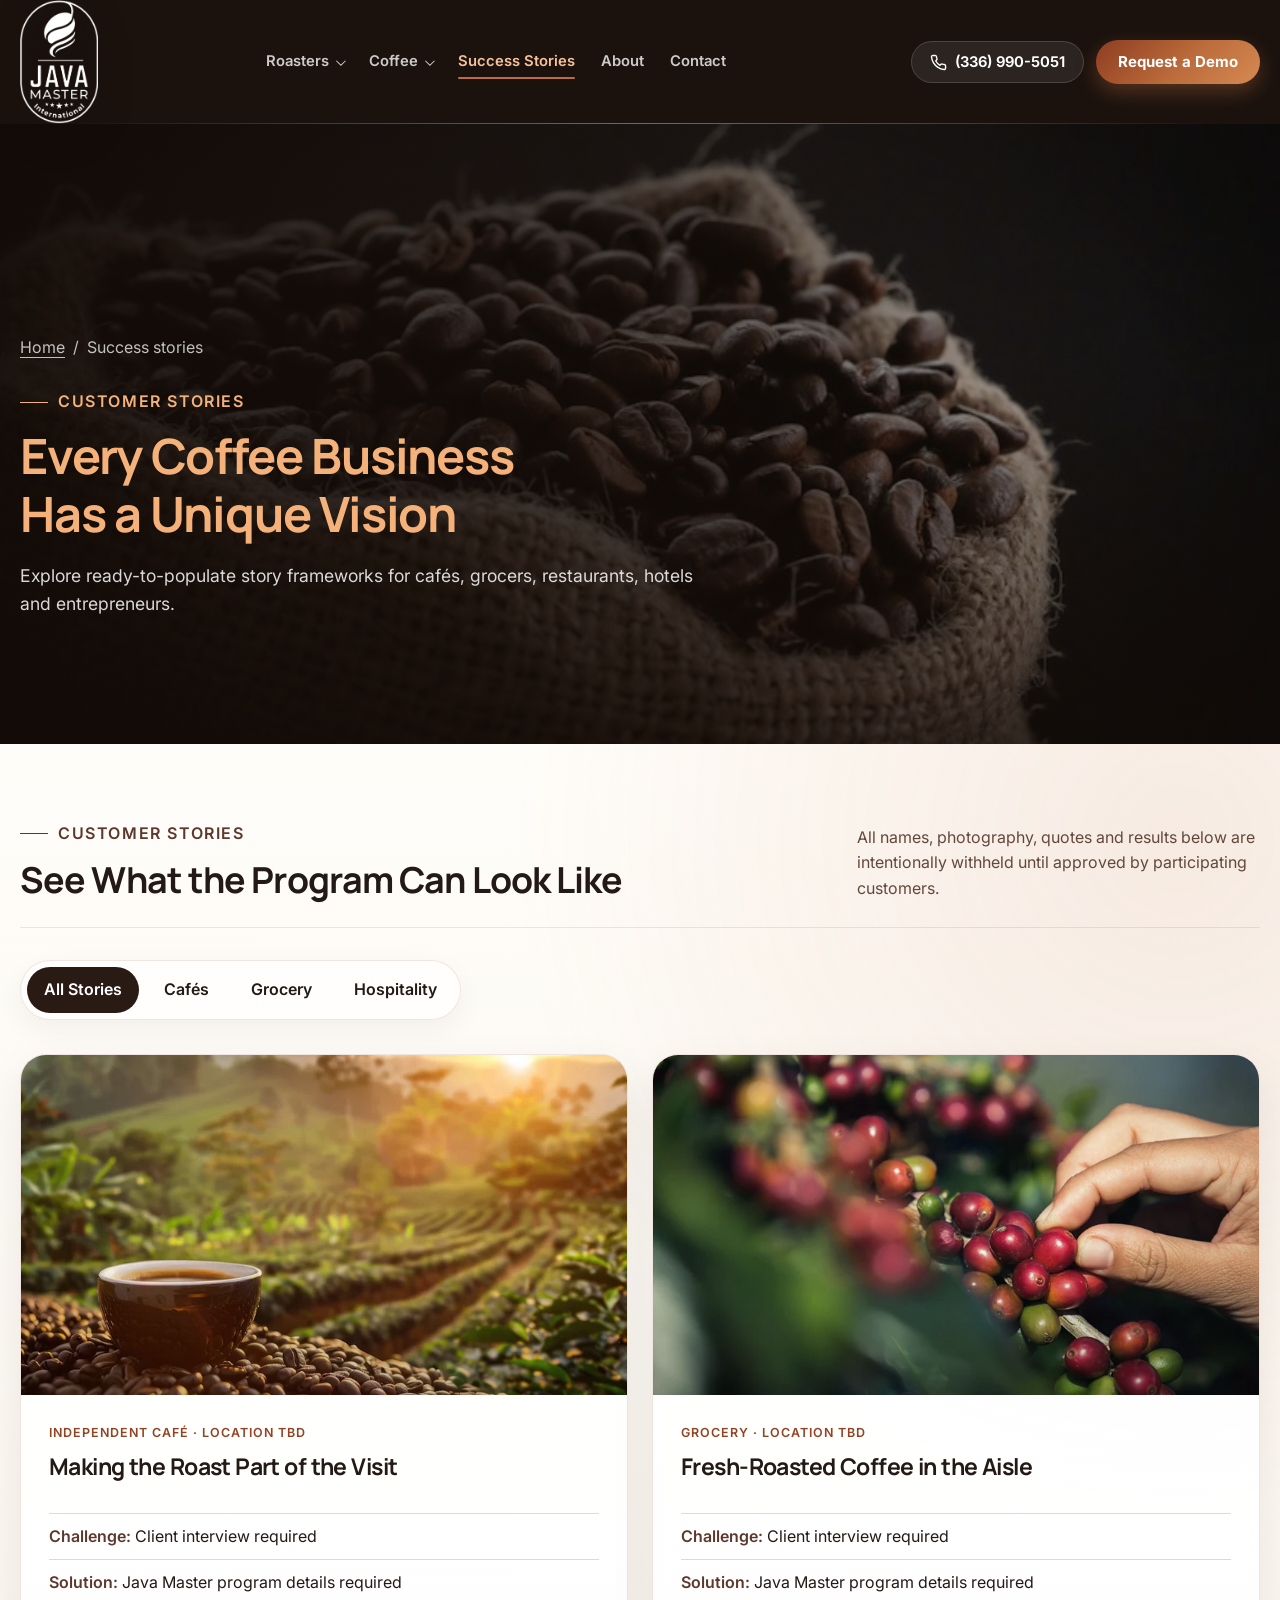
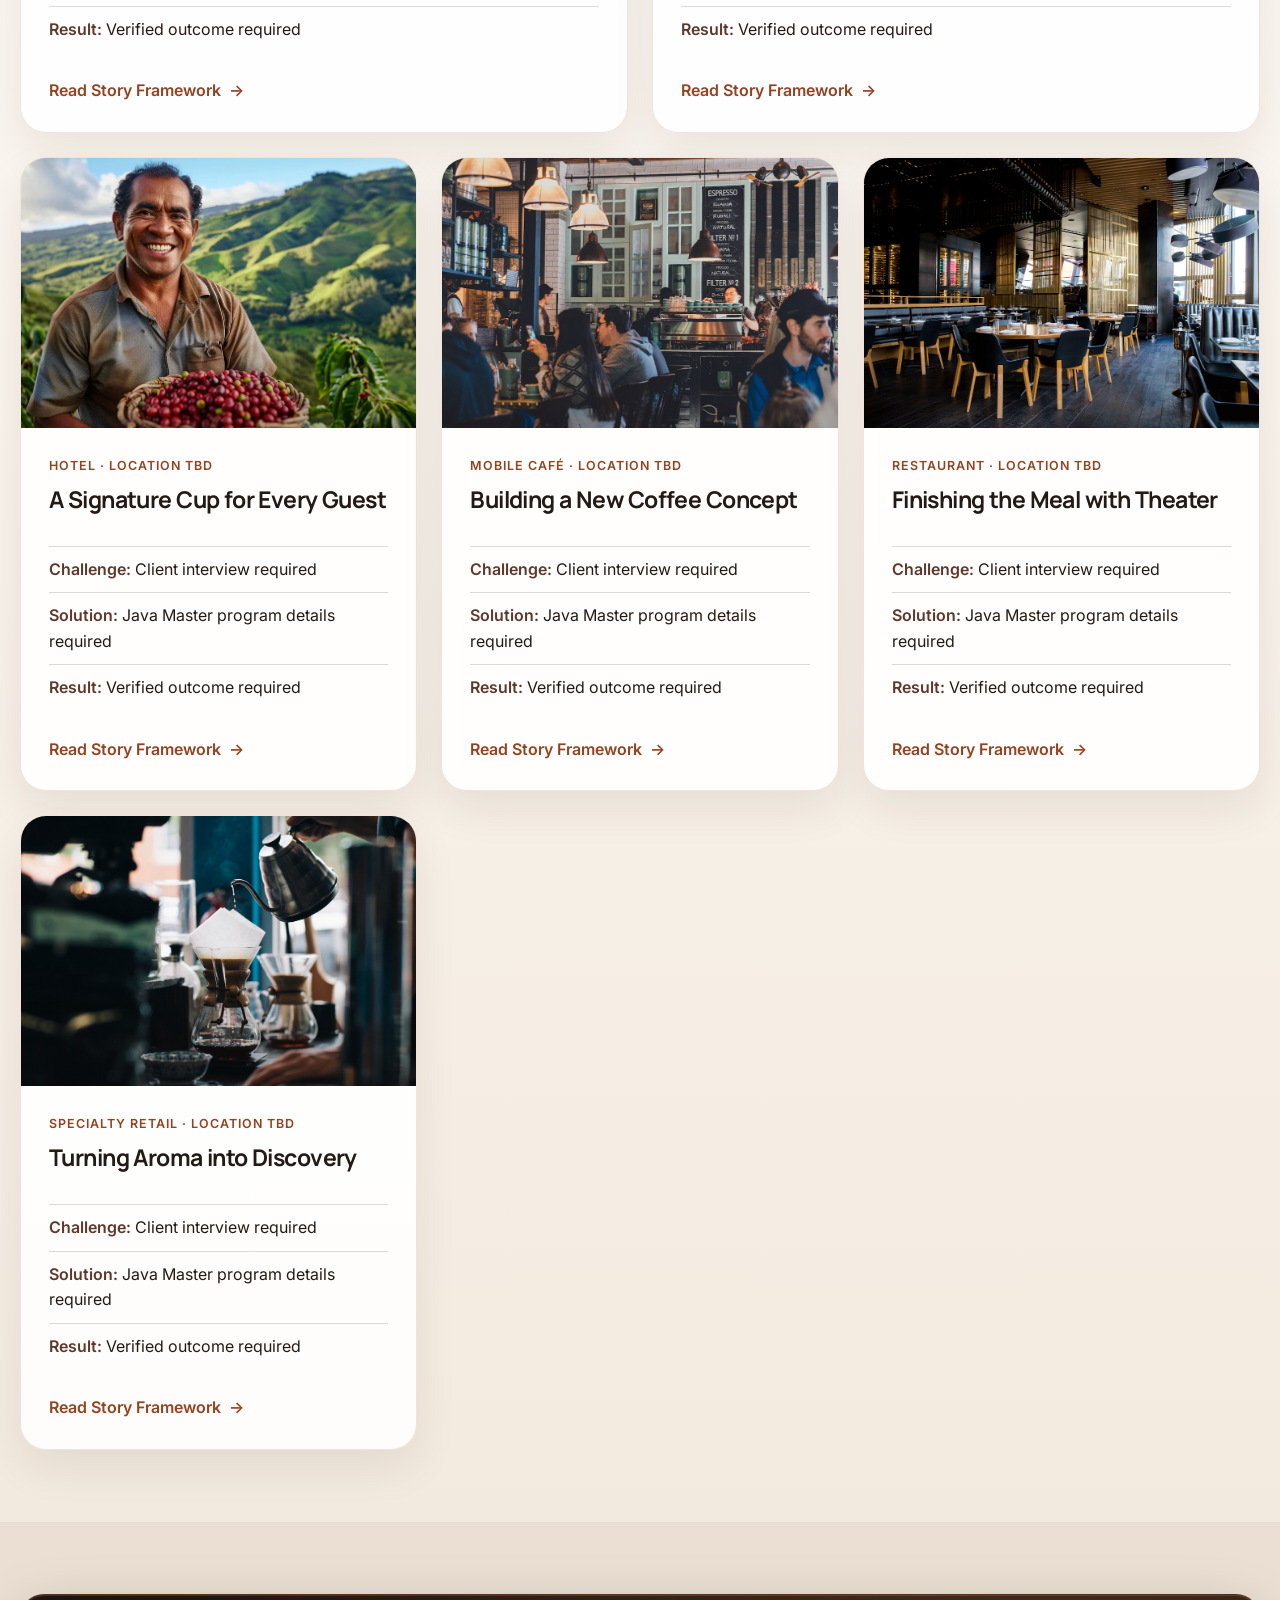
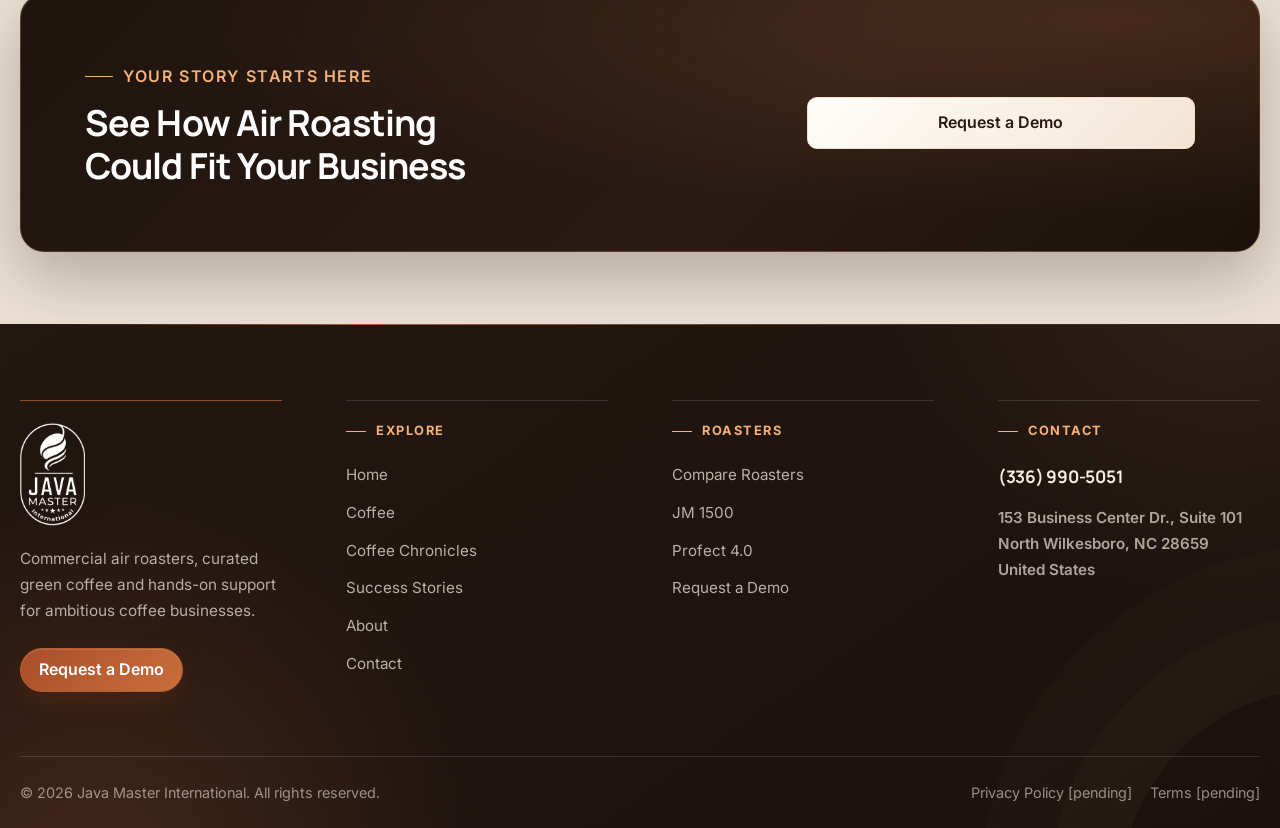
<file: success-stories.html>
<!doctype html><html lang="en"><head><meta charset="utf-8"><meta name="viewport" content="width=device-width,initial-scale=1"><link rel="icon" href="assets/images/java-master-favicon-updated.png" type="image/png"><title>Customer Success Stories | Java Master International</title><meta name="description" content="Discover how different business types can use a Java Master air-roasting program. Story content awaits approved customer case studies."><link rel="canonical" href="https://example.com/java-master/success-stories.html"><meta property="og:title" content="Java Master Success Stories"><meta property="og:description" content="Coffee business stories from cafés, grocers and hospitality teams."><meta property="og:image" content="https://example.com/assets/images/og-stories.jpg"><link rel="stylesheet" href="assets/css/style.css"><link rel="stylesheet" href="assets/css/responsive.css"><script src="assets/js/main.js" defer></script><script type="application/ld+json">{"@context":"https://schema.org","@type":"CollectionPage","name":"Java Master Customer Success Stories"}</script></head><body><a class="skip-link" href="#main-content">Skip to content</a>
<header class="site-header">
  <nav class="nav container" aria-label="Primary navigation">
    <a class="brand" href="index.html" aria-label="Java Master International home"><img class="brand__logo" src="assets/images/java-master-logo-updated-600.png" alt="Java Master International" width="379" height="600"></a>
    <ul class="nav__menu" id="primary-menu">
      <li class="dropdown"><button class="dropdown__toggle" type="button" aria-expanded="false" aria-controls="roaster-menu">Roasters</button><ul class="dropdown__menu" id="roaster-menu"><li><a href="roasters.html">Compare Roasters</a></li><li><a href="jm-1500.html">JM 1500</a></li><li><a href="profect.html">Profect 4.0</a></li></ul></li>
      <li class="dropdown"><button class="dropdown__toggle" type="button" aria-expanded="false" aria-controls="coffee-menu">Coffee</button><ul class="dropdown__menu" id="coffee-menu"><li><a href="coffee.html">Coffee Collections</a></li><li><a href="coffee-chronicles.html">Coffee Chronicles</a></li></ul></li>
      <li><a class="nav__link" href="success-stories.html">Success Stories</a></li>
      <li><a class="nav__link" href="about.html">About</a></li>
      <li><a class="nav__link" href="contact.html">Contact</a></li>
      <li class="nav__mobile-contact"><a href="tel:+13369905051" aria-label="Call (336) 990-5051"><svg aria-hidden="true" viewBox="0 0 24 24" width="18" height="18" fill="none" stroke="currentColor" stroke-width="2" stroke-linecap="round" stroke-linejoin="round"><path d="M22 16.92v3a2 2 0 0 1-2.18 2 19.79 19.79 0 0 1-8.63-3.07 19.5 19.5 0 0 1-6-6 19.79 19.79 0 0 1-3.07-8.67A2 2 0 0 1 4.11 2h3a2 2 0 0 1 2 1.72 12.84 12.84 0 0 0 .7 2.81 2 2 0 0 1-.45 2.11L8.09 9.91a16 16 0 0 0 6 6l1.27-1.27a2 2 0 0 1 2.11-.45 12.84 12.84 0 0 0 2.81.7A2 2 0 0 1 22 16.92z"/></svg><span>(336) 990-5051</span></a></li>
      <li class="nav__mobile-cta"><a class="button button--accent" href="contact.html#demo-form">Request a Demo</a></li>
    </ul>
    <div class="nav__actions">
      <a class="header-phone" href="tel:+13369905051" aria-label="Call Java Master at (336) 990-5051"><svg aria-hidden="true" viewBox="0 0 24 24" width="18" height="18" fill="none" stroke="currentColor" stroke-width="2" stroke-linecap="round" stroke-linejoin="round"><path d="M22 16.92v3a2 2 0 0 1-2.18 2 19.79 19.79 0 0 1-8.63-3.07 19.5 19.5 0 0 1-6-6 19.79 19.79 0 0 1-3.07-8.67A2 2 0 0 1 4.11 2h3a2 2 0 0 1 2 1.72 12.84 12.84 0 0 0 .7 2.81 2 2 0 0 1-.45 2.11L8.09 9.91a16 16 0 0 0 6 6l1.27-1.27a2 2 0 0 1 2.11-.45 12.84 12.84 0 0 0 2.81.7A2 2 0 0 1 22 16.92z"/></svg><span>(336) 990-5051</span></a>
      <a class="button button--small button--accent" href="contact.html#demo-form">Request a Demo</a>
    </div>
    <button class="nav-toggle" type="button" aria-expanded="false" aria-controls="primary-menu" aria-label="Open navigation"><span></span></button>
  </nav>
  <div class="site-search" id="site-search" hidden>
    <div class="site-search__panel">
      <form class="site-search__form" role="search" novalidate>
        <label class="visually-hidden" for="site-search-input">Search Java Master</label>
        <input class="site-search__input" id="site-search-input" type="search" name="q" placeholder="Search roasters, coffee, support…" autocomplete="off">
        <button class="site-search__submit" type="submit">Search</button>
        <button class="search-close" type="button" aria-label="Close site search"><svg aria-hidden="true" viewBox="0 0 24 24"><path d="M6 6l12 12M18 6 6 18"></path></svg></button>
      </form>
      <div class="site-search__results" role="status" aria-live="polite" aria-label="Search results"></div>
    </div>
  </div>
</header>
<main id="main-content" class="stories-page">
  <section class="stories-hero" aria-labelledby="stories-title">
    <div class="stories-hero__media" aria-hidden="true">
      <picture>
        <img src="assets/images/coffee-origin-peru.jpg" alt="Black Java Master commercial air roaster in a welcoming café" width="1536" height="1024" fetchpriority="high">
      </picture>
    </div>
    <div class="container stories-hero__content">
      <ol class="breadcrumb" aria-label="Breadcrumb"><li><a href="index.html">Home</a></li><li aria-current="page">Success stories</li></ol>
      <span class="eyebrow">Customer stories</span>
      <h1 id="stories-title">Every Coffee Business Has a Unique Vision</h1>
      <p>Explore ready-to-populate story frameworks for cafés, grocers, restaurants, hotels and entrepreneurs.</p>
    </div>
  </section>

  <section class="section stories-showcase" aria-labelledby="stories-showcase-title">
    <div class="container">
      <div class="section__head stories-showcase__head"><div><span class="eyebrow">Customer stories</span><h2 id="stories-showcase-title">See What the Program Can Look Like</h2></div><p>All names, photography, quotes and results below are intentionally withheld until approved by participating customers.</p></div>
      <div class="filter-bar stories-filter" aria-label="Filter success stories"><button class="filter-button is-active" type="button" data-filter="all" aria-pressed="true">All Stories</button><button class="filter-button" type="button" data-filter="cafe" aria-pressed="false">Cafés</button><button class="filter-button" type="button" data-filter="grocery" aria-pressed="false">Grocery</button><button class="filter-button" type="button" data-filter="hospitality" aria-pressed="false">Hospitality</button></div>
      <div class="stories-grid">
        <article class="story-card stories-card" data-category="cafe"><div class="story-card__media"><img src="assets/images/story-feature-farm.webp" alt="Independent café roasting in-house" width="800" height="528" loading="lazy"></div><div class="story-card__body"><span class="card-meta">Independent café · Location TBD</span><h3>Making the Roast Part of the Visit</h3><ul class="story-facts"><li><strong>Challenge:</strong> Client interview required</li><li><strong>Solution:</strong> Java Master program details required</li><li><strong>Result:</strong> Verified outcome required</li></ul><a class="card-link" href="success-story-detail.html">Read Story Framework</a></div></article>
        <article class="story-card stories-card" data-category="grocery"><div class="story-card__media"><img src="assets/images/story-feature-harvest.webp" alt="Specialty grocery store in-store coffee roasting" width="800" height="528" loading="lazy"></div><div class="story-card__body"><span class="card-meta">Grocery · Location TBD</span><h3>Fresh-Roasted Coffee in the Aisle</h3><ul class="story-facts"><li><strong>Challenge:</strong> Client interview required</li><li><strong>Solution:</strong> Java Master program details required</li><li><strong>Result:</strong> Verified outcome required</li></ul><a class="card-link" href="success-story-detail.html">Read Story Framework</a></div></article>
        <article class="story-card stories-card" data-category="hospitality"><div class="story-card__media"><img src="assets/images/story-testimonial-farmer.webp" alt="Hotel hospitality coffee service" width="769" height="696" loading="lazy"></div><div class="story-card__body"><span class="card-meta">Hotel · Location TBD</span><h3>A Signature Cup for Every Guest</h3><ul class="story-facts"><li><strong>Challenge:</strong> Client interview required</li><li><strong>Solution:</strong> Java Master program details required</li><li><strong>Result:</strong> Verified outcome required</li></ul><a class="card-link" href="success-story-detail.html">Read Story Framework</a></div></article>
        <article class="story-card stories-card" data-category="cafe"><div class="story-card__media"><img src="assets/images/story-mobile-cafe.jpg" alt="Mobile café coffee concept" width="1000" height="667" loading="lazy"></div><div class="story-card__body"><span class="card-meta">Mobile café · Location TBD</span><h3>Building a New Coffee Concept</h3><ul class="story-facts"><li><strong>Challenge:</strong> Client interview required</li><li><strong>Solution:</strong> Java Master program details required</li><li><strong>Result:</strong> Verified outcome required</li></ul><a class="card-link" href="success-story-detail.html">Read Story Framework</a></div></article>
        <article class="story-card stories-card" data-category="hospitality"><div class="story-card__media"><img src="assets/images/story-restaurant.jpg" alt="Fine dining restaurant dessert and coffee service" width="1000" height="667" loading="lazy"></div><div class="story-card__body"><span class="card-meta">Restaurant · Location TBD</span><h3>Finishing the Meal with Theater</h3><ul class="story-facts"><li><strong>Challenge:</strong> Client interview required</li><li><strong>Solution:</strong> Java Master program details required</li><li><strong>Result:</strong> Verified outcome required</li></ul><a class="card-link" href="success-story-detail.html">Read Story Framework</a></div></article>
        <article class="story-card stories-card" data-category="grocery"><div class="story-card__media"><img src="assets/images/story-retail.jpg" alt="Specialty coffee retail and packaged fresh beans" width="1000" height="667" loading="lazy"></div><div class="story-card__body"><span class="card-meta">Specialty retail · Location TBD</span><h3>Turning Aroma into Discovery</h3><ul class="story-facts"><li><strong>Challenge:</strong> Client interview required</li><li><strong>Solution:</strong> Java Master program details required</li><li><strong>Result:</strong> Verified outcome required</li></ul><a class="card-link" href="success-story-detail.html">Read Story Framework</a></div></article>
      </div><!-- Client confirmation required: no story is a factual testimonial until customer consent, source notes and metrics are supplied. -->
    </div>
  </section>
  <section class="section stories-cta"><div class="container"><div class="cta-panel"><div><span class="eyebrow">Your story starts here</span><h2>See How Air Roasting Could Fit Your Business</h2></div><a class="button button--light" href="contact.html#demo-form">Request a Demo</a></div></div></section>
</main>
<footer class="site-footer">
  <div class="container">
    <div class="footer__grid">
      <div class="footer__intro"><a class="brand" href="index.html" aria-label="Java Master International home"><img class="brand__logo" src="assets/images/java-master-logo-updated-600.png" alt="Java Master International" width="379" height="600"></a><p>Commercial air roasters, curated green coffee and hands-on support for ambitious coffee businesses.</p><a class="button button--accent" href="contact.html#demo-form">Request a Demo</a></div>
      <div class="footer__column"><h2 class="footer__title">Explore</h2><ul class="footer__links"><li><a href="index.html">Home</a></li><li><a href="coffee.html">Coffee</a></li><li><a href="coffee-chronicles.html">Coffee Chronicles</a></li><li><a href="success-stories.html">Success Stories</a></li><li><a href="about.html">About</a></li><li><a href="contact.html">Contact</a></li></ul></div>
      <div class="footer__column"><h2 class="footer__title">Roasters</h2><ul class="footer__links"><li><a href="roasters.html">Compare Roasters</a></li><li><a href="jm-1500.html">JM 1500</a></li><li><a href="profect.html">Profect 4.0</a></li><li><a href="contact.html#demo-form">Request a Demo</a></li></ul></div>
      <div class="footer__column footer__contact"><h2 class="footer__title">Contact</h2><ul class="footer__links"><li><a class="footer__phone" href="tel:+13369905051">(336) 990-5051</a></li><li><a class="footer__address" href="https://www.google.com/maps/search/?api=1&amp;query=153%20Business%20Center%20Dr.%2C%20Suite%20101%2C%20North%20Wilkesboro%2C%20NC%2028659%2C%20United%20States" target="_blank" rel="noopener noreferrer" aria-label="View Java Master at 153 Business Center Drive, Suite 101, North Wilkesboro, North Carolina 28659 on Google Maps"><strong>153 Business Center Dr., Suite 101</strong><br><strong>North Wilkesboro, NC 28659</strong><br><strong>United States</strong></a></li></ul></div>
    </div>
    <div class="footer__bottom"><span>© 2026 Java Master International. All rights reserved.</span><div class="footer__legal"><span>Privacy Policy [pending]</span><span>Terms [pending]</span></div></div>
  </div>
</footer></body></html>
</file>
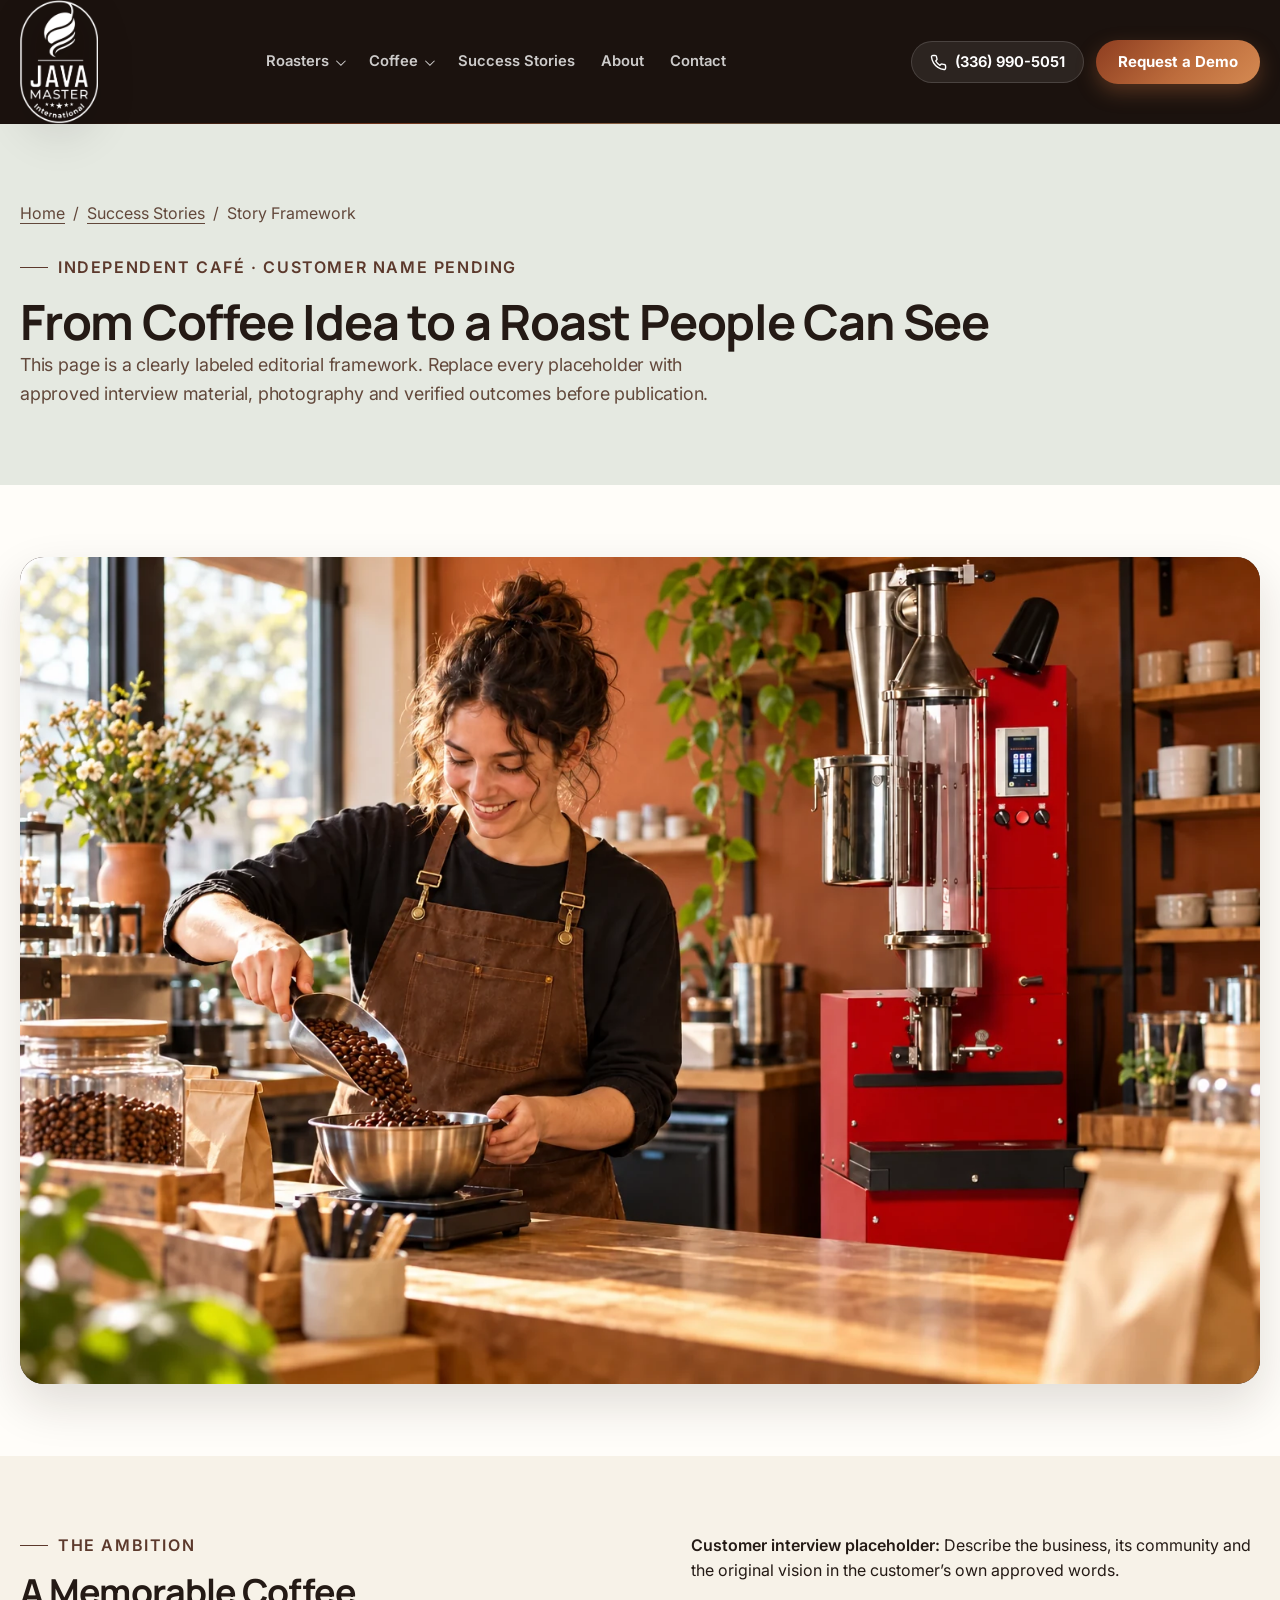
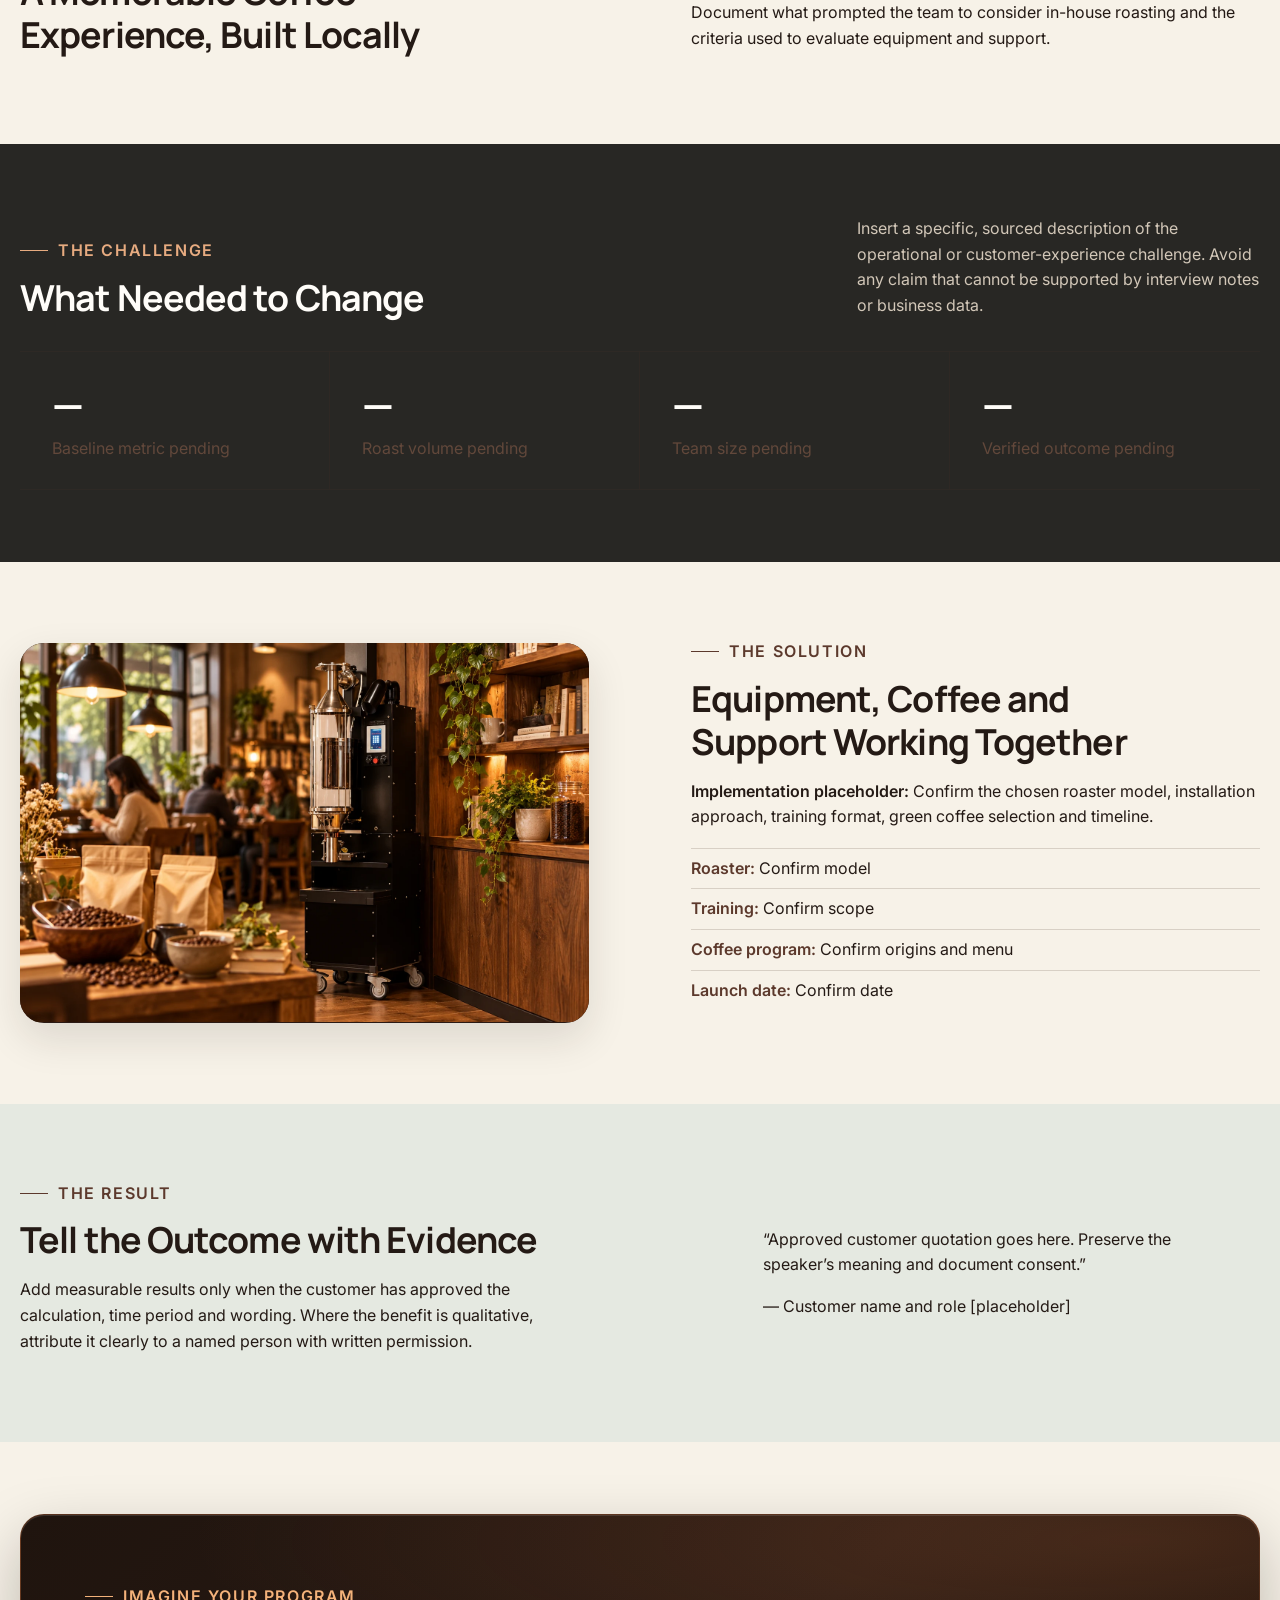
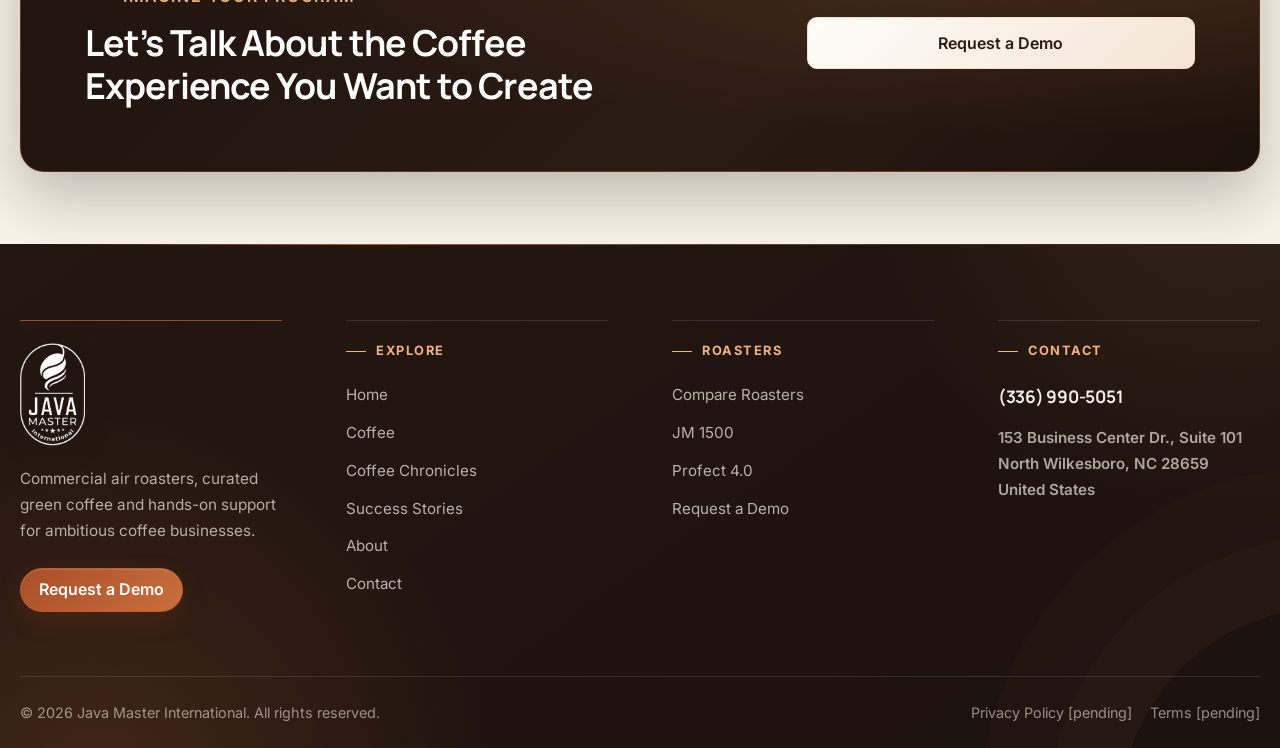
<file: success-story-detail.html>
<!doctype html><html lang="en"><head><meta charset="utf-8"><meta name="viewport" content="width=device-width,initial-scale=1"><link rel="icon" href="assets/images/java-master-favicon-updated.png" type="image/png"><title>Customer Story Framework | Java Master International</title><meta name="description" content="A production-ready customer story template for a future verified Java Master case study."><link rel="canonical" href="https://example.com/java-master/success-story-detail.html"><meta property="og:title" content="Customer Story | Java Master"><meta property="og:description" content="A coffee business transformation story framework."><meta property="og:image" content="https://example.com/assets/images/og-story-detail.jpg"><link rel="stylesheet" href="assets/css/style.css"><link rel="stylesheet" href="assets/css/responsive.css"><script src="assets/js/main.js" defer></script><script type="application/ld+json">{"@context":"https://schema.org","@type":"Article","headline":"Customer story awaiting client-approved content","publisher":{"@type":"Organization","name":"Java Master International"}}</script></head><body><a class="skip-link" href="#main-content">Skip to content</a>
<header class="site-header">
  <nav class="nav container" aria-label="Primary navigation">
    <a class="brand" href="index.html" aria-label="Java Master International home"><img class="brand__logo" src="assets/images/java-master-logo-updated-600.png" alt="Java Master International" width="379" height="600"></a>
    <ul class="nav__menu" id="primary-menu">
      <li class="dropdown"><button class="dropdown__toggle" type="button" aria-expanded="false" aria-controls="roaster-menu">Roasters</button><ul class="dropdown__menu" id="roaster-menu"><li><a href="roasters.html">Compare Roasters</a></li><li><a href="jm-1500.html">JM 1500</a></li><li><a href="profect.html">Profect 4.0</a></li></ul></li>
      <li class="dropdown"><button class="dropdown__toggle" type="button" aria-expanded="false" aria-controls="coffee-menu">Coffee</button><ul class="dropdown__menu" id="coffee-menu"><li><a href="coffee.html">Coffee Collections</a></li><li><a href="coffee-chronicles.html">Coffee Chronicles</a></li></ul></li>
      <li><a class="nav__link" href="success-stories.html">Success Stories</a></li>
      <li><a class="nav__link" href="about.html">About</a></li>
      <li><a class="nav__link" href="contact.html">Contact</a></li>
      <li class="nav__mobile-contact"><a href="tel:+13369905051" aria-label="Call (336) 990-5051"><svg aria-hidden="true" viewBox="0 0 24 24" width="18" height="18" fill="none" stroke="currentColor" stroke-width="2" stroke-linecap="round" stroke-linejoin="round"><path d="M22 16.92v3a2 2 0 0 1-2.18 2 19.79 19.79 0 0 1-8.63-3.07 19.5 19.5 0 0 1-6-6 19.79 19.79 0 0 1-3.07-8.67A2 2 0 0 1 4.11 2h3a2 2 0 0 1 2 1.72 12.84 12.84 0 0 0 .7 2.81 2 2 0 0 1-.45 2.11L8.09 9.91a16 16 0 0 0 6 6l1.27-1.27a2 2 0 0 1 2.11-.45 12.84 12.84 0 0 0 2.81.7A2 2 0 0 1 22 16.92z"/></svg><span>(336) 990-5051</span></a></li>
      <li class="nav__mobile-cta"><a class="button button--accent" href="contact.html#demo-form">Request a Demo</a></li>
    </ul>
    <div class="nav__actions">
      <a class="header-phone" href="tel:+13369905051" aria-label="Call Java Master at (336) 990-5051"><svg aria-hidden="true" viewBox="0 0 24 24" width="18" height="18" fill="none" stroke="currentColor" stroke-width="2" stroke-linecap="round" stroke-linejoin="round"><path d="M22 16.92v3a2 2 0 0 1-2.18 2 19.79 19.79 0 0 1-8.63-3.07 19.5 19.5 0 0 1-6-6 19.79 19.79 0 0 1-3.07-8.67A2 2 0 0 1 4.11 2h3a2 2 0 0 1 2 1.72 12.84 12.84 0 0 0 .7 2.81 2 2 0 0 1-.45 2.11L8.09 9.91a16 16 0 0 0 6 6l1.27-1.27a2 2 0 0 1 2.11-.45 12.84 12.84 0 0 0 2.81.7A2 2 0 0 1 22 16.92z"/></svg><span>(336) 990-5051</span></a>
      <a class="button button--small button--accent" href="contact.html#demo-form">Request a Demo</a>
    </div>
    <button class="nav-toggle" type="button" aria-expanded="false" aria-controls="primary-menu" aria-label="Open navigation"><span></span></button>
  </nav>
  <div class="site-search" id="site-search" hidden>
    <div class="site-search__panel">
      <form class="site-search__form" role="search" novalidate>
        <label class="visually-hidden" for="site-search-input">Search Java Master</label>
        <input class="site-search__input" id="site-search-input" type="search" name="q" placeholder="Search roasters, coffee, support…" autocomplete="off">
        <button class="site-search__submit" type="submit">Search</button>
        <button class="search-close" type="button" aria-label="Close site search"><svg aria-hidden="true" viewBox="0 0 24 24"><path d="M6 6l12 12M18 6 6 18"></path></svg></button>
      </form>
      <div class="site-search__results" role="status" aria-live="polite" aria-label="Search results"></div>
    </div>
  </div>
</header>
<main id="main-content"><article><header class="page-hero section--sage"><div class="container"><ol class="breadcrumb" aria-label="Breadcrumb"><li><a href="index.html">Home</a></li><li><a href="success-stories.html">Success Stories</a></li><li aria-current="page">Story Framework</li></ol><span class="eyebrow">Independent café · Customer name pending</span><h1>From Coffee Idea to a Roast People Can See</h1><p class="hero__lede">This page is a clearly labeled editorial framework. Replace every placeholder with approved interview material, photography and verified outcomes before publication.</p></div></header>
<section class="section section--paper"><div class="container"><div class="story-detail__media"><picture><img src="assets/images/02-red-retail-counter.webp" alt="Independent café team preparing fresh coffee beside a Java Master roaster" width="1536" height="1024" loading="lazy"></picture></div></div></section>
<section class="section"><div class="container"><div class="split"><div><span class="eyebrow">The ambition</span><h2>A Memorable Coffee Experience, Built Locally</h2></div><div><p><strong>Customer interview placeholder:</strong> Describe the business, its community and the original vision in the customer’s own approved words.</p><p>Document what prompted the team to consider in-house roasting and the criteria used to evaluate equipment and support.</p></div></div></div></section>
<section class="section section--dark"><div class="container"><div class="section__head"><div><span class="eyebrow">The challenge</span><h2>What Needed to Change</h2></div><p>Insert a specific, sourced description of the operational or customer-experience challenge. Avoid any claim that cannot be supported by interview notes or business data.</p></div><div class="stats"><div class="stat"><strong>—</strong><span>Baseline metric pending</span></div><div class="stat"><strong>—</strong><span>Roast volume pending</span></div><div class="stat"><strong>—</strong><span>Team size pending</span></div><div class="stat"><strong>—</strong><span>Verified outcome pending</span></div></div><!-- Client confirmation required: provide source documentation for every metric. --></div></section>
<section class="section"><div class="container"><div class="split"><div class="split__media"><img src="assets/images/06-black-bookstore-cafe.webp" alt="Black Java Master air roaster in daily operation at a café" width="1536" height="1024" loading="lazy"></div><div><span class="eyebrow">The solution</span><h2>Equipment, Coffee and Support Working Together</h2><p><strong>Implementation placeholder:</strong> Confirm the chosen roaster model, installation approach, training format, green coffee selection and timeline.</p><ul class="story-facts"><li><strong>Roaster:</strong> Confirm model</li><li><strong>Training:</strong> Confirm scope</li><li><strong>Coffee program:</strong> Confirm origins and menu</li><li><strong>Launch date:</strong> Confirm date</li></ul></div></div></div></section>
<section class="section section--sage"><div class="container"><div class="split"><div><span class="eyebrow">The result</span><h2>Tell the Outcome with Evidence</h2><p>Add measurable results only when the customer has approved the calculation, time period and wording. Where the benefit is qualitative, attribute it clearly to a named person with written permission.</p></div><blockquote class="product-card__body"><p>“Approved customer quotation goes here. Preserve the speaker’s meaning and document consent.”</p><footer>— Customer name and role [placeholder]</footer></blockquote></div></div></section>
<section class="section"><div class="container"><div class="cta-panel"><div><span class="eyebrow">Imagine your program</span><h2>Let’s Talk About the Coffee Experience You Want to Create</h2></div><a class="button button--light" href="contact.html#demo-form">Request a Demo</a></div></div></section></article></main>
<footer class="site-footer">
  <div class="container">
    <div class="footer__grid">
      <div class="footer__intro"><a class="brand" href="index.html" aria-label="Java Master International home"><img class="brand__logo" src="assets/images/java-master-logo-updated-600.png" alt="Java Master International" width="379" height="600"></a><p>Commercial air roasters, curated green coffee and hands-on support for ambitious coffee businesses.</p><a class="button button--accent" href="contact.html#demo-form">Request a Demo</a></div>
      <div class="footer__column"><h2 class="footer__title">Explore</h2><ul class="footer__links"><li><a href="index.html">Home</a></li><li><a href="coffee.html">Coffee</a></li><li><a href="coffee-chronicles.html">Coffee Chronicles</a></li><li><a href="success-stories.html">Success Stories</a></li><li><a href="about.html">About</a></li><li><a href="contact.html">Contact</a></li></ul></div>
      <div class="footer__column"><h2 class="footer__title">Roasters</h2><ul class="footer__links"><li><a href="roasters.html">Compare Roasters</a></li><li><a href="jm-1500.html">JM 1500</a></li><li><a href="profect.html">Profect 4.0</a></li><li><a href="contact.html#demo-form">Request a Demo</a></li></ul></div>
      <div class="footer__column footer__contact"><h2 class="footer__title">Contact</h2><ul class="footer__links"><li><a class="footer__phone" href="tel:+13369905051">(336) 990-5051</a></li><li><a class="footer__address" href="https://www.google.com/maps/search/?api=1&amp;query=153%20Business%20Center%20Dr.%2C%20Suite%20101%2C%20North%20Wilkesboro%2C%20NC%2028659%2C%20United%20States" target="_blank" rel="noopener noreferrer" aria-label="View Java Master at 153 Business Center Drive, Suite 101, North Wilkesboro, North Carolina 28659 on Google Maps"><strong>153 Business Center Dr., Suite 101</strong><br><strong>North Wilkesboro, NC 28659</strong><br><strong>United States</strong></a></li></ul></div>
    </div>
    <div class="footer__bottom"><span>© 2026 Java Master International. All rights reserved.</span><div class="footer__legal"><span>Privacy Policy [pending]</span><span>Terms [pending]</span></div></div>
  </div>
</footer></body></html>
</file>
<file: assets/css/style.css>
@import url("https://fonts.googleapis.com/css2?family=Inter:wght@400;500;600&family=Manrope:wght@600;700&display=swap");

:root {
  --ivory: #f7f2e8;
  --ivory-2: #e8d8c7;
  --paper: #fffdf9;
  --ink: #241a15;
  --ink-soft: #62483b;
  --espresso: #2a1a14;
  --brown: #5c392c;
  --caramel: #c9915b;
  --copper: #bd6c3c;
  --copper-dark: #934322;
  --charcoal: #282724;
  --sage: #586354;
  --sage-light: #e5e9e1;
  --line: rgba(76, 52, 40, .18);
  --shadow: 0 24px 70px rgba(37, 24, 17, .13);
  --shadow-card: 0 14px 34px rgba(37, 24, 17, .08);
  --shadow-card-hover: 0 20px 42px rgba(37, 24, 17, .14);
  --card-border-hover: rgba(147, 67, 34, .52);
  --card-transition: 240ms cubic-bezier(.2, .8, .2, 1);
  --radius-sm: 8px;
  --radius: 16px;
  --radius-lg: 24px;
  --button-radius: 10px;
  --button-primary: #934322;
  --button-primary-hover: #74331e;
  --button-gradient: linear-gradient(135deg, #8d3d20 0%, #bd6c3c 55%, #d58a52 100%);
  --button-gradient-hover: linear-gradient(135deg, #74331e 0%, #a6532d 52%, #c96f3d 100%);
  --container: 1280px;
  --font-title: "Manrope", "Helvetica Neue", Arial, sans-serif;
  --font-body: "Inter", "Helvetica Neue", Arial, sans-serif;
  --font-size-h1: clamp(1.85rem, 3.8vw, 3.125rem);
  --font-size-h2: clamp(1.45rem, 2.8vw, 2.5rem);
  --font-size-h3: clamp(1.18rem, 1.8vw, 1.45rem);
  --font-size-h4: clamp(1rem, 1.25vw, 1.25rem);
  --heading-line-height: 1.2;
  --body: 1rem;
  --title-description-gap: 16px;
  --card-title-description-gap: 12px;
  --section-content-gap: 32px;
  --section-padding-desktop: 72px;
  --section-padding-tablet: 60px;
  --section-padding-mobile: 48px;
  --section-padding: var(--section-padding-desktop);
  --header-height: 104px;
  --hero-heading: #f4b27a;
  --ease: 280ms cubic-bezier(.2, .8, .2, 1);
}

* { box-sizing: border-box; }
html { scroll-behavior: smooth; }
body { margin: 0; overflow-x: hidden; background: var(--ivory); color: var(--ink); font-family: var(--font-body); font-size: 16px; line-height: 1.6; }
img { display: block; max-width: 100%; }
a { color: inherit; font-size: 1rem; text-decoration-thickness: 1px; text-underline-offset: 4px; }
ul, ol, li, label { font-size: 1rem; }
button, input, select, textarea { font: inherit; font-size: 16px; line-height: 1.6; }
option { font-family: var(--font-body); font-size: 16px; }
button { color: inherit; }
strong, b { font-weight: 600; }
:focus-visible { outline: 3px solid var(--copper); outline-offset: 4px; }
h1, h2, h3, h4, h5, h6, p { margin-top: 0; }
h1, h2, h3, h4, h5, h6, .footer__title { max-inline-size: 100%; font-family: var(--font-title); font-weight: 700; letter-spacing: -.025em; line-height: var(--heading-line-height); overflow-wrap: normal; word-break: normal; hyphens: none; text-wrap: balance; }
h1 { font-size: var(--font-size-h1); }
h2 { font-size: var(--font-size-h2); }
h3 { font-size: var(--font-size-h3); }
h4, h5, h6 { font-size: var(--font-size-h4); }
h1, h2 { margin-bottom: var(--title-description-gap); }
h3, h4, h5, h6 { margin-bottom: var(--card-title-description-gap); }
p { max-width: 66ch; }
.container { width: min(var(--container), calc(100% - 40px)); margin-inline: auto; }
.section { padding-block: var(--section-padding); }
.section--tight { padding-block: clamp(32px, 3vw, 48px); }
.section--paper { background: var(--paper); }
.section--blog{display: none;}
.section--sage { background: var(--sage-light); }
.section--dark { background: var(--charcoal); color: var(--paper); }
.section__head { display: grid; grid-template-columns: minmax(0, 8fr) minmax(240px, 4fr); align-items: end; gap: var(--section-content-gap); margin-bottom: var(--section-content-gap); }
.section__head h2 { max-width: 860px; margin-bottom: 0; }
.section__head p { margin: 0; color: var(--ink-soft); }
.section--dark .section__head p { color: #d2c7b8; }
.eyebrow { display: inline-flex; align-items: center; gap: 10px; margin-bottom: 12px; color: var(--brown); font-size: 1rem; font-weight: 600; letter-spacing: .1em; text-transform: uppercase; }
.eyebrow::before { width: 28px; height: 1px; background: currentColor; content: ""; }
.section--dark .eyebrow { color: #e7ab80; }
.muted { color: var(--ink-soft); }
.fine-print { font-size: 1rem; color: var(--ink-soft); }
.placeholder-note { padding: 8px 12px; border-radius: 100px; background: rgba(29,27,24,.8); color: #fff; font-size: 1rem; letter-spacing: 0; }
.skip-link { position: fixed; z-index: 9999; top: 12px; left: 12px; padding: 10px 16px; transform: translateY(-150%); background: var(--paper); color: var(--ink); border-radius: 4px; }
.skip-link:focus { transform: none; }

.site-header { position: sticky; z-index: 1000; top: 0; overflow: visible; background: #1b120e; color: #fff; transition: box-shadow var(--ease), background var(--ease), backdrop-filter var(--ease); }
.site-header::after { position: absolute; right: 0; bottom: 0; left: 0; height: 1px; background: linear-gradient(90deg, transparent 5%, rgba(147,67,34,.72) 30%, rgba(244,178,122,.5) 50%, rgba(135,145,127,.42) 70%, transparent 95%); content: ""; z-index: -1; }
.site-header.is-scrolled { background: rgba(27,18,14,.78); box-shadow: 0 14px 38px rgba(12,7,4,.24); -webkit-backdrop-filter: blur(22px) saturate(135%); backdrop-filter: blur(22px) saturate(135%); }
.nav { position: relative; min-height: calc(var(--header-height) - 20px); display: flex; align-items: center; justify-content: space-between; gap: 20px; border: 0; border-radius: 999px; }
.brand { display: inline-flex; flex: 0 0 auto; align-items: center; margin-right: 0; text-decoration: none; }
.brand__logo { width: auto; height: 64px; display: block; object-fit: contain; filter: drop-shadow(0 8px 16px rgba(8,4,2,.18)); transition: transform var(--ease), filter var(--ease); }
.site-header .brand {flex: 0 0 auto; }
.site-header .brand__logo {height: 124px; max-width: none; filter: drop-shadow(0 12px 20px rgba(8,4,2,.42)); transition: top var(--ease), height var(--ease), transform var(--ease), filter var(--ease); }
.site-header.is-scrolled .brand__logo { top: -2px; height: 100px; }
.site-header .brand:hover .brand__logo { transform: translateX(0%) translateY(-1px) scale(1.02); }
.brand:hover .brand__logo { transform: translateY(-1px) scale(1.02); filter: drop-shadow(0 10px 18px rgba(8,4,2,.25)); }
.nav__menu { width: 100%; justify-content: center; position: static; transform: none; display: flex; align-items: center; gap: clamp(4px, 1vw, 0); margin: 0 0 0 auto; padding: 0; border: 0; background: transparent; box-shadow: none; list-style: none; }
.nav__link, .dropdown__toggle { position: relative; display: inline-flex; min-height: 40px; align-items: center; gap: 7px; padding: 8px 13px; border: 0; border-radius: 0; background: transparent; color: rgba(255,255,255,.78); font-size: .925rem; font-weight: 600; line-height: 1.3; text-decoration: none; cursor: pointer; transition: color var(--ease); }
.nav__link::after { position: absolute; right: 13px; bottom: 3px; left: 13px; height: 2px; border-radius: 999px; background: var(--copper); opacity: 0; transform: scaleX(.45); content: ""; transition: opacity var(--ease), transform var(--ease); }
.nav__link:hover, .dropdown__toggle:hover, .dropdown__toggle[aria-expanded="true"] { background: transparent; color: #fff; }
.nav__link[aria-current="page"], .dropdown__toggle.is-active { background: transparent; color: #f6c19b; box-shadow: none; }
.nav__link[aria-current="page"]::after { opacity: 1; transform: scaleX(1); }
.dropdown { position: relative; }
.dropdown__toggle::after { width: 6px; height: 6px; border-right: 1.5px solid; border-bottom: 1.5px solid; transform: rotate(45deg) translateY(-2px); content: ""; transition: transform var(--ease); }
.dropdown__toggle[aria-expanded="true"]::after { transform: rotate(225deg) translate(-1px,-1px); }
.dropdown__menu { position: absolute; top: calc(100% + 14px); left: 0; min-width: 238px; padding: 8px; visibility: hidden; opacity: 0; transform: translateY(-8px) scale(.98); transform-origin: top left; border: 1px solid rgba(244,178,122,.18); border-radius: 16px; background: rgba(28,18,14,.97); color: #fff; box-shadow: 0 24px 64px rgba(10,5,3,.34), inset 0 1px 0 rgba(255,255,255,.07); backdrop-filter: blur(20px); list-style: none; transition: opacity var(--ease), transform var(--ease), visibility var(--ease); }
.dropdown.is-open .dropdown__menu { visibility: visible; opacity: 1; transform: none; }
.dropdown__menu li { margin: 6px 0; }
.dropdown__menu li:first-child { margin-top: 2px; }
.dropdown__menu li:last-child { margin-bottom: 2px; }
.dropdown__menu a { display: block; padding: 10px 14px; border-radius: 10px; color: rgba(255,255,255,.78); font-size: .95rem; font-weight: 600; text-decoration: none; transition: background var(--ease), color var(--ease), transform var(--ease); }
.dropdown__menu a:hover, .dropdown__menu a:focus-visible { background: rgba(255,255,255,.08); color: #fff; transform: translateX(2px); }
.dropdown__menu a[aria-current="page"] { background: rgba(201,111,61,.17); color: #f6c19b; }
.nav__actions { display: flex; flex: 0 0 auto; align-items: center; gap: 12px; margin-left: 18px; }
.header-phone { min-height: 42px; display: inline-flex; align-items: center; gap: 8px; padding: 8px 18px; border: 1px solid rgba(255,255,255,.14); border-radius: 999px; background: rgba(255,255,255,.08); color: #fff; font-size: .92rem; font-weight: 650; line-height: 1; text-decoration: none; white-space: nowrap; transition: color var(--ease), background var(--ease), border-color var(--ease), transform var(--ease); }
.header-phone:hover { border-color: rgba(255,255,255,.3); background: rgba(255,255,255,.14); color: #fff; transform: translateY(-1px); }
.nav__mobile-contact, .nav__mobile-cta { display: none; }
.header-phone svg, .search-toggle svg, .search-close svg { width: 17px; height: 17px; fill: none; stroke: currentColor; stroke-linecap: round; stroke-linejoin: round; stroke-width: 2; }
.search-toggle, .search-close { width: 42px; height: 42px; display: inline-grid; flex: 0 0 auto; place-items: center; padding: 0; border: 1px solid rgba(255,255,255,.14); border-radius: 50%; background: rgba(255,255,255,.055); color: #fff; cursor: pointer; transition: background var(--ease), color var(--ease), transform var(--ease); }
.search-toggle { border: 0; background: transparent; }
.search-toggle:hover { background: transparent; color: #f4b27a; transform: translateY(-1px); }
.search-close:hover { border-color: rgba(255,255,255,.5); background: rgba(255,255,255,.12); transform: translateY(-1px); }
.site-header .button--small { min-height: 42px; padding: 10px 22px; border: 0; border-radius: 999px; background: var(--copper); background-image: var(--button-gradient); color: #ffffff; font-size: .9375rem; font-weight: 700; white-space: nowrap; box-shadow: 0 8px 20px rgba(189,108,60,.35); display: inline-flex; align-items: center; justify-content: center; transition: all var(--ease); }
.site-header .button--small:hover { background-image: var(--button-gradient-hover); box-shadow: 0 10px 24px rgba(189,108,60,.45); transform: translateY(-1px); }
.nav-toggle { display: none; width: 44px; height: 44px; padding: 0; border: 1px solid rgba(255,255,255,.18); border-radius: 14px; background: rgba(255,255,255,.055); cursor: pointer; }
.site-header .nav-toggle { border-color: rgba(255,255,255,.28); }
.nav-toggle span, .nav-toggle::before, .nav-toggle::after { display: block; width: 20px; height: 1.5px; margin: 5px auto; background: #fff; content: ""; transition: var(--ease); }

.site-search[hidden] { display: none; }
.site-search { position: fixed; z-index: 1002; inset: calc(var(--header-height) + 14px) 20px auto; display: flex; justify-content: center; pointer-events: none; }
.site-search__panel { width: min(720px, 100%); padding: 14px; opacity: 0; transform: translateY(-10px) scale(.985); border: 1px solid rgba(244,178,122,.18); border-radius: 20px; background: rgba(27,18,14,.97); color: #fff; box-shadow: 0 28px 84px rgba(12,7,4,.42), inset 0 1px 0 rgba(255,255,255,.07); backdrop-filter: blur(24px); pointer-events: auto; transition: opacity 180ms ease, transform 180ms ease; }
.site-search.is-open .site-search__panel { opacity: 1; transform: none; }
.site-search__form { display: grid; grid-template-columns: 1fr auto auto; gap: 10px; }
.site-search__input { width: 100%; min-height: 50px; padding: 11px 15px; border: 1px solid rgba(255,255,255,.24); border-radius: 10px; background: rgba(255,255,255,.08); color: #fff; font-size: 16px; }
.site-search__input::placeholder { color: rgba(255,255,255,.64); }
.site-search__input:focus { border-color: #f4b27a; outline: none; }
.site-search__submit { min-height: 50px; padding: 10px 18px; border: 0; border-radius: 10px; background: var(--copper); color: #fff; font-size: 16px; font-weight: 600; cursor: pointer; }
.site-search .search-close { width: 50px; height: 50px; }
.site-search__results { display: grid; gap: 6px; max-height: min(50vh, 360px); overflow-y: auto; }
.site-search__results:not(:empty) { margin-top: 12px; padding-top: 12px; border-top: 1px solid rgba(255,255,255,.12); }
.site-search__result { display: grid; gap: 2px; padding: 10px 12px; border-radius: 10px; color: #fff; font-size: 16px; text-decoration: none; transition: background var(--ease); }
.site-search__result:hover, .site-search__result:focus-visible { background: rgba(255,255,255,.1); }
.site-search__result span { color: rgba(255,255,255,.68); }
.site-search__empty { margin: 0; padding: 8px 10px; color: rgba(255,255,255,.72); }
.visually-hidden { position: absolute; width: 1px; height: 1px; padding: 0; overflow: hidden; clip: rect(0 0 0 0); white-space: nowrap; border: 0; }

.button { position: relative; min-height: 52px; display: inline-flex; align-items: center; justify-content: center; gap: 10px; overflow: hidden; isolation: isolate; padding: 12px 22px; border: 1px solid var(--button-primary); border-radius: var(--button-radius); background-color: var(--button-primary); background-image: var(--button-gradient); background-position: 0 50%; background-size: 180% 100%; color: #fff; font-family: var(--font-body); font-size: 1rem; font-weight: 600; line-height: 1.6; letter-spacing: 0; text-decoration: none; cursor: pointer; transition: transform var(--card-transition), border-color var(--card-transition), color var(--card-transition), box-shadow var(--card-transition), background-position 420ms ease; }
.button:not(.button--ghost)::before { position: absolute; z-index: -1; top: -50%; bottom: -50%; left: -55%; width: 38%; transform: skewX(-18deg); background: linear-gradient(90deg, transparent, rgba(255,255,255,.24), transparent); pointer-events: none; content: ""; transition: left 560ms cubic-bezier(.2,.75,.25,1); }
.button:hover, .button--accent:hover { transform: translateY(-3px); border-color: var(--button-primary-hover); background-image: var(--button-gradient-hover); background-position: 100% 50%; box-shadow: 0 14px 28px rgba(86,38,19,.25), 0 4px 10px rgba(37,24,17,.12); }
.button:not(.button--ghost):hover::before { left: 125%; }
.button:active { transform: translateY(-1px) scale(.985); box-shadow: 0 5px 12px rgba(37,24,17,.14); transition-duration: 90ms; }
.button:focus-visible { outline-color: #f4b27a; box-shadow: 0 0 0 4px rgba(244,178,122,.22); }
.button:disabled, .button[aria-disabled="true"] { opacity: .55; transform: none; box-shadow: none; cursor: not-allowed; }
.button--accent { border-color: var(--button-primary); background-image: var(--button-gradient); }
.button--ghost { border-color: var(--espresso); background: transparent; color: var(--ink); }
.button--ghost:hover { border-color: var(--espresso); background: var(--espresso); color: #fff; }
.hero .button--ghost { border-color: rgba(255,255,255,.72); color: #fff; }
.hero .button--ghost:hover { border-color: #fff; background: #fff; color: var(--espresso); }
.button--light { border-color: #f1dfce; background-color: var(--paper); background-image: linear-gradient(135deg, #fffdf9 0%, #f5e7d9 52%, #eecdae 100%); color: var(--espresso); }
.button--light:hover { border-color: #e9c39f; background-image: linear-gradient(135deg, #f9eee4 0%, #edcfb3 55%, #e5b78d 100%); color: var(--espresso); }
.button--small { min-height: 44px; padding: 8px 16px; }
.button__icon { flex-shrink: 0; width: 18px; height: 18px; display: inline-block; vertical-align: middle; }
.button-row { display: flex; flex-wrap: wrap; gap: 12px; }

.hero { min-height: clamp(780px, calc(100svh - var(--header-height)), 880px); display: grid; align-items: stretch; background: var(--espresso); }
.hero__grid { position: relative; min-height: clamp(680px, calc(100svh - var(--header-height)), 880px); display: grid; overflow: hidden; }
.hero__content { position: relative; z-index: 2; width: min(var(--container), calc(100% - 40px)); margin-inline: auto; padding-block: clamp(72px, 9vh, 112px); display: flex; flex-direction: column; justify-content: center; color: #fff; }
.hero .eyebrow { color: #fff; }
.hero__title { max-width: 780px; margin-bottom: var(--title-description-gap); color: var(--hero-heading); font-size: var(--font-size-h1); }
.hero__description { max-width: 820px; margin-bottom: 26px; color: rgba(255,255,255,.9); font-size: clamp(1.0625rem, 1.1vw, 1.1875rem); line-height: 1.6; letter-spacing: -.01em; text-wrap: balance; }
.hero__lede { max-width: 760px; margin-bottom: 26px; color: var(--ink-soft); font-size: clamp(1.0625rem, 1.3vw, 1.25rem); line-height: 1.6; letter-spacing: -.01em; text-wrap: balance; }
.hero__lede span { display: inline; }
.hero__lede span + span::before { content: " "; }
.hero__media { position: absolute; z-index: 0; inset: 0; min-height: 600px; overflow: hidden; background: var(--espresso); }
.hero__media::after { position: absolute; inset: 0; background: linear-gradient(90deg, rgba(24,15,10,.9) 0%, rgba(24,15,10,.67) 46%, rgba(24,15,10,.18) 80%), linear-gradient(0deg, rgba(24,15,10,.62) 0%, rgba(24,15,10,.12) 58%, transparent 78%); content: ""; }
.hero__media img { width: 100%; height: 100%; object-fit: cover; object-position: center right; }

.stats { display: grid; grid-template-columns: repeat(4, 1fr); border-top: 1px solid var(--line); border-bottom: 1px solid var(--line); }
.stat { padding: 28px clamp(18px, 2.5vw, 32px); border-right: 1px solid var(--line); }
.stat:last-child { border: 0; }
.stat strong { display: block; margin-bottom: 7px; font-family: var(--font-title); font-size: clamp(2rem, 3.2vw, 3rem); font-weight: 700; letter-spacing: -.035em; line-height: 1.2; }
.stat span { color: var(--ink-soft); font-size: 1rem; }

.feature-highlights { padding-block: 24px; background: var(--paper); }
.feature-highlights .stats { gap: 0; border-color: var(--line); }
.feature-highlights .stat { min-height: 112px; display: flex; flex-direction: column; align-items: center; justify-content: center; padding: 20px 18px; text-align: center; transition: background-color var(--card-transition); }
.feature-highlights .stat::before { width: 5px; height: 5px; margin-bottom: 10px; border-radius: 50%; background: var(--caramel); content: ""; }
.feature-highlights .stat strong { margin-bottom: 6px; color: var(--copper-dark); font-size: clamp(1.25rem, 1.4vw, 1.5rem); letter-spacing: -.02em; line-height: 1.15; }
.feature-highlights .stat span { color: var(--ink); font-size: 1rem; font-weight: 500; line-height: 1.4; text-wrap: balance; }
.feature-highlights .stat:hover { background: rgba(201, 145, 91, .08); }

.section__head-desc { display: flex; flex-direction: column; gap: 8px; }
.section__head-desc p { margin: 0; color: var(--ink-soft); }
.section__head-desc strong { color: var(--espresso); font-weight: 700; }

.process { display: grid; grid-template-columns: repeat(3, minmax(0, 1fr)); align-items: stretch; gap: 24px; counter-reset: steps; }
.process__item { position: relative; min-height: 280px; display: flex; flex-direction: column; padding: clamp(26px, 3vw, 36px); overflow: hidden; border: 1px solid rgba(199,97,54,.22); border-radius: var(--radius-lg); background: var(--paper); box-shadow: 0 16px 40px rgba(37,24,17,.06); counter-increment: steps; transition: transform var(--card-transition), border-color var(--card-transition), box-shadow var(--card-transition); }
.process__item::before { width: 46px; height: 46px; display: grid; place-items: center; margin-bottom: 22px; border: 1px solid rgba(162,71,39,.3); border-radius: 14px; background: rgba(199,97,54,.1); color: var(--copper-dark); font: 700 1.05rem/1 var(--font-title); content: "0" counter(steps); transition: transform var(--card-transition), background-color var(--card-transition); }
.process__item::after { position: absolute; top: 0; right: 0; width: 90px; height: 4px; border-radius: 0 0 0 4px; background: linear-gradient(90deg, #934322, #e19961); content: ""; }
.process__item:hover { transform: translateY(-5px); border-color: var(--card-border-hover); box-shadow: var(--shadow-card-hover); }
.process__item:hover::before { transform: translateY(-2px); background: rgba(199,97,54,.18); }
.process__item h3 { margin-bottom: 14px; font-size: var(--font-size-h3); color: var(--espresso); line-height: 1.25; }
.process__item p { margin: 0 0 12px; color: var(--ink-soft); font-size: .98rem; line-height: 1.65; }
.process__item p:last-child { margin-bottom: 0; }
.process__tagline-banner { position: relative; margin-top: clamp(34px, 4.5vw, 52px); padding: clamp(28px, 3.5vw, 40px) clamp(24px, 4vw, 48px); overflow: hidden; display: flex; align-items: center; justify-content: space-between; gap: clamp(24px, 4vw, 48px); border: 1px solid rgba(244, 178, 122, 0.24); border-radius: 24px; background: radial-gradient(circle at 85% 20%, rgba(201, 111, 61, 0.22), transparent 45%), linear-gradient(145deg, #22140d 0%, #130a07 100%); box-shadow: 0 20px 48px rgba(12, 7, 4, 0.24), inset 0 1px 0 rgba(255, 255, 255, 0.1); color: #fff; }
.process__tagline-banner::before { position: absolute; inset: 0; opacity: .08; background-image: url('../images/coffee-bean-pattern.svg'); background-size: 80px; pointer-events: none; content: ""; }
.process__tagline-info { position: relative; z-index: 1; min-width: 0; }
.process__tagline-badge { display: inline-block; padding: 4px 12px; border-radius: 999px; background: rgba(244, 178, 122, 0.14); border: 1px solid rgba(244, 178, 122, 0.28); color: #f4b27a; font-size: 0.75rem; font-weight: 750; text-transform: uppercase; letter-spacing: 0.08em; margin-bottom: 14px; }
.process__tagline-sequence { display: flex; align-items: center; flex-wrap: wrap; gap: 12px 18px; margin-bottom: 12px; }
.tagline-step { display: inline-flex; align-items: center; gap: 8px; }
.tagline-step .step-num { display: inline-flex; align-items: center; justify-content: center; width: 26px; height: 26px; border-radius: 8px; background: rgba(244, 178, 122, 0.16); border: 1px solid rgba(244, 178, 122, 0.28); color: #f4b27a; font-family: var(--font-title); font-size: 0.76rem; font-weight: 800; }
.tagline-step .step-label { font-family: var(--font-title); font-size: clamp(1.35rem, 2vw, 1.75rem); font-weight: 800; letter-spacing: -0.02em; color: #ffffff; line-height: 1.15; }
.tagline-step--highlight .step-label { background: linear-gradient(135deg, #f4b27a 0%, #e07a42 100%); -webkit-background-clip: text; -webkit-text-fill-color: transparent; }
.tagline-step--highlight .step-num { background: rgba(201, 111, 61, 0.35); border-color: #f4b27a; color: #fff; }
.step-arrow { display: grid; place-items: center; color: rgba(244, 178, 122, 0.45); }
.step-arrow svg { width: 20px; height: 20px; stroke: currentColor; fill: none; stroke-width: 2.2; stroke-linecap: round; stroke-linejoin: round; }
.process__tagline-note { margin: 0; color: rgba(255, 255, 255, 0.74); font-size: 0.95rem; line-height: 1.55; max-width: 650px; }
.process__tagline-action { position: relative; z-index: 1; flex: 0 0 auto; }
.process__tagline-action .button { box-shadow: 0 10px 24px rgba(189, 108, 60, 0.4); }
.process__tagline-action .button__arrow { transition: transform 0.25s ease; }
.process__tagline-action .button:hover .button__arrow { transform: translateX(4px); }

.product-grid { display: grid; grid-template-columns: repeat(2, 1fr); gap: 24px; }
.product-card { display: flex; flex-direction: column; overflow: hidden; border: 1px solid rgba(199,97,54,.24); border-radius: var(--radius-lg); background: var(--paper); box-shadow: 0 20px 55px rgba(37,24,17,.07); transition: transform var(--card-transition), border-color var(--card-transition), box-shadow var(--card-transition); }
.product-card:hover, .product-card:focus-within { transform: translateY(-4px); border-color: var(--card-border-hover); box-shadow: var(--shadow-card-hover); }
.product-card__media { position: relative; aspect-ratio: 5/4; overflow: hidden; background: var(--ivory-2); }
.product-card__media--rounded { border-radius: var(--radius-lg); }
.product-card__media img { width: 100%; height: 100%; object-fit: contain; transition: transform var(--card-transition); }
.product-card:hover .product-card__media img, .product-card:focus-within .product-card__media img { transform: scale(1.025); }
.product-card__media .placeholder-note { position: absolute; right: 16px; bottom: 16px; }
.product-card__body { flex: 1; display: flex; flex-direction: column; padding: clamp(24px, 2.5vw, 34px); }
.product-card__body h3 { margin-bottom: var(--card-title-description-gap); font-size: var(--font-size-h3); }
.product-card__body h2 { margin-bottom: var(--card-title-description-gap); font-size: var(--font-size-h3); }
.product-card__body .button-row { margin-top: auto; }
.tags { display: flex; flex-wrap: wrap; gap: 8px; margin: 18px 0 22px; padding: 0; list-style: none; }
.tags li { padding: 7px 12px; border: 1px solid var(--line); border-radius: 100px; font-size: 1rem; font-weight: 500; }

.benefit-grid { display: grid; grid-template-columns: repeat(12, 1fr); gap: 20px; }
.benefit-card { grid-column: span 4; min-height: 224px; display: flex; flex-direction: column; padding: 26px; border: 1px solid rgba(255,255,255,.13); border-radius: var(--radius); background: rgba(255,255,255,.07); box-shadow: 0 12px 28px rgba(0,0,0,.09); transition: transform var(--card-transition), border-color var(--card-transition), background-color var(--card-transition), box-shadow var(--card-transition); }
.benefit-card:nth-child(4), .benefit-card:nth-child(5) { grid-column: span 6; }
.benefit-card__icon { width: 46px; height: 46px; display: grid; place-items: center; margin-bottom: 28px; border: 1px solid rgba(255,255,255,.25); border-radius: 50%; color: #e7ab80; transition: transform var(--card-transition), border-color var(--card-transition), background-color var(--card-transition); }
.benefit-card:hover { transform: translateY(-4px); border-color: rgba(231,171,128,.58); background: rgba(255,255,255,.1); box-shadow: 0 18px 36px rgba(0,0,0,.16); }
.benefit-card:hover .benefit-card__icon { transform: translateY(-2px); border-color: rgba(231,171,128,.72); background: rgba(231,171,128,.08); }
.benefit-card h3 { margin-bottom: var(--card-title-description-gap); font-size: var(--font-size-h3); }
.benefit-card p { margin: 0; color: #d2c7b8; font-size: 1rem; }

.support-grid { display: grid; grid-template-columns: repeat(3, 1fr); gap: 1px; overflow: hidden; border: 1px solid var(--line); border-radius: var(--radius-lg); background: var(--line); }
.support-card { min-height: 205px; padding: 24px; background: var(--paper); color: var(--ink); transition: background-color var(--card-transition), box-shadow var(--card-transition); }
.support-card:hover { position: relative; z-index: 1; background: #fffdfa; box-shadow: inset 0 0 0 1px var(--card-border-hover); }
.support-card__num { display: block; margin-bottom: 24px; color: var(--copper-dark); font-size: 1rem; font-weight: 600; }
.support-card h3 { margin-bottom: var(--card-title-description-gap); }
.support-card p { margin: 0; color: var(--ink-soft); font-size: 1rem; }

.roi { display: grid; grid-template-columns: minmax(0, 6fr) minmax(280px, 6fr); overflow: hidden; border: 1px solid rgba(199,97,54,.28); border-radius: var(--radius-lg); background: var(--paper); color: var(--ink); box-shadow: var(--shadow); }
.roi__form { padding: clamp(28px, 4vw, 48px); }
.roi__result { padding: clamp(28px, 4vw, 48px); display: flex; flex-direction: column; justify-content: center; background: var(--espresso); color: #fff; }
.roi__result strong { display: block; margin-block: 12px 18px; font: 700 clamp(2.4rem, 4vw, 4.5rem)/1.1 var(--font-title); letter-spacing: -.04em; }
.form-grid { display: grid; grid-template-columns: repeat(2, 1fr); gap: 18px; }
.field { display: flex; flex-direction: column; gap: 7px; }
.field--full { grid-column: 1 / -1; }
.field label { font-size: 1rem; font-weight: 600; }
.field input, .field select, .field textarea { width: 100%; min-height: 52px; padding: 12px 14px; border: 1px solid var(--line); border-radius: 10px; background: var(--paper); color: var(--ink); }
.field textarea { min-height: 130px; resize: vertical; }
.field input[aria-invalid="true"], .field select[aria-invalid="true"] { border-color: #a32923; }
.field__error { min-height: 1em; color: #a32923; font-size: 1rem; }
.check { display: flex; align-items: flex-start; gap: 10px; font-size: 1rem; }
.check input { width: 18px; height: 18px; margin-top: 3px; }
.form-status { min-height: 24px; margin: 14px 0; font-size: 1rem; }
.form-status:empty { display: none; min-height: 0; margin: 0; }

.roi-section { background: var(--ivory-2); }
.roi-heading { max-width: 880px; margin: 0 auto clamp(28px, 4vw, 48px); text-align: center; }
.roi-heading h2 { margin-bottom: var(--title-description-gap); }
.roi-heading p { margin-inline: auto; }
.roi__selectors { display: grid; grid-template-columns: repeat(2, 1fr); gap: 16px; margin-bottom: 26px; }
.roi__group { padding-top: 22px; border-top: 1px solid var(--line); }
.roi__group + .roi__group { margin-top: 22px; }
.roi__group h3 { margin-bottom: var(--card-title-description-gap); font-size: var(--font-size-h3); letter-spacing: -.025em; }
.roi__group > p { margin-bottom: 18px; color: var(--ink-soft); font-size: 1rem; }
.roi-slider { margin-bottom: 22px; }
.roi-slider__label { display: flex; align-items: flex-end; justify-content: space-between; gap: 20px; margin-bottom: 12px; }
.roi-slider__label label { max-width: 380px; font-size: 1rem; font-weight: 600; }
.roi-slider__value { flex: 0 0 auto; color: var(--copper-dark); font-size: 1rem; font-weight: 600; }
.roi-range { --progress: 0%; width: 100%; height: 5px; padding: 0; border: 0; border-radius: 100px; appearance: none; background: linear-gradient(90deg, var(--copper) var(--progress), #d8cec4 var(--progress)); cursor: pointer; }
.roi-range::-webkit-slider-thumb { width: 22px; height: 22px; appearance: none; border: 3px solid var(--paper); border-radius: 50%; background: var(--copper); box-shadow: 0 2px 10px rgba(37,24,17,.24); }
.roi-range::-moz-range-thumb { width: 18px; height: 18px; border: 3px solid var(--paper); border-radius: 50%; background: var(--copper); box-shadow: 0 2px 10px rgba(37,24,17,.24); }
.roi__result .card-meta { color: #fbbf7c; }
.roi__metrics { display: grid; grid-template-columns: repeat(2, 1fr); gap: 1px; margin: 8px 0 30px; overflow: hidden; border: 1px solid rgba(255,255,255,.14); border-radius: 12px; background: rgba(255,255,255,.14); }
.roi-metric { min-height: 92px; padding: 15px; background: var(--espresso); }
.roi-metric span { display: block; margin-bottom: 8px; color: rgba(255,255,255,.68); font-size: 1rem; font-weight: 600; letter-spacing: 0; text-transform: none; }
.roi-metric output { color: #fff; font-size: 1.15rem; font-weight: 600; }
.roi__disclaimer { margin-top: 18px; color: rgba(255,255,255,.68); font-size: 1rem; }
.roi__result .button { align-self: flex-start; }

.catalog-grid, .story-grid { display: grid; grid-template-columns: repeat(3, 1fr); gap: 24px; }
.catalog-card, .story-card { display: flex; flex-direction: column; overflow: hidden; border: 1px solid var(--line); border-radius: var(--radius); background: var(--paper); box-shadow: 0 10px 28px rgba(37,24,17,.05); transition: transform var(--card-transition), border-color var(--card-transition), box-shadow var(--card-transition); }
.catalog-card:hover, .catalog-card:focus-within, .story-card:hover, .story-card:focus-within { transform: translateY(-4px); border-color: var(--card-border-hover); box-shadow: var(--shadow-card-hover); }
.product-card:has(a:focus-visible), .catalog-card:has(a:focus-visible), .story-card:has(a:focus-visible) { outline: 3px solid var(--copper); outline-offset: 4px; }
.catalog-card__media, .story-card__media { min-height: 220px; position: relative; display: grid; place-items: center; overflow: hidden; background: linear-gradient(145deg, var(--ivory-2), #d8c4aa); }
.catalog-card__media:not(:has(img))::before { width: 116px; height: 154px; border-radius: 8px 8px 18px 18px; background: var(--espresso); box-shadow: 20px 22px 0 rgba(201,111,61,.28); content: ""; }
.catalog-card__media:not(:has(img))::after { position: absolute; color: #fff; font: 600 1rem/1 var(--font-body); letter-spacing: .12em; content: "JAVA MASTER"; }
.story-card__media:not(:has(img)) { align-items: end; justify-items: start; padding: 24px; background: linear-gradient(145deg, #66705f, #2d1c14); color: #fff; }
.story-card__media:not(:has(img))::before { position: absolute; inset: 0; opacity: .5; background: radial-gradient(circle at 70% 25%, #c96f3d 0 4%, transparent 5%), repeating-linear-gradient(120deg, transparent 0 20px, rgba(255,255,255,.03) 21px 22px); content: ""; }
.catalog-card__media img, .story-card__media img { position: absolute; inset: 0; width: 100%; height: 100%; object-fit: cover; transition: transform var(--card-transition); }
.catalog-card:hover .catalog-card__media img, .story-card:hover .story-card__media img { transform: scale(1.05); }
.catalog-card__body, .story-card__body { flex: 1; display: flex; flex-direction: column; padding: 22px; }
.catalog-card h3, .story-card h3 { margin-bottom: 12px; font-size: var(--font-size-h3); }
.card-meta { color: var(--brown); font-size: 1rem; font-weight: 600; letter-spacing: .06em; text-transform: uppercase; }
.card-link { display: inline-flex; align-items: center; gap: 8px; font-size: 1rem; font-weight: 600; text-decoration: none; }
.catalog-card__body .card-link, .story-card__body .card-link { align-self: flex-start; margin-top: auto; }
.card-link::after { content: "→"; transition: transform var(--ease); }
.card-link:hover::after { transform: translateX(4px); }
.story-facts { margin: 18px 0 22px; padding: 0; list-style: none; font-size: 1rem; }
.story-facts li { padding-block: 7px; border-top: 1px solid var(--line); }
.story-facts strong { color: var(--brown); }

.split { display: grid; grid-template-columns: repeat(2, 1fr); align-items: center; gap: clamp(40px, 8vw, 110px); }
.split__media { position: relative; min-height: 380px; overflow: hidden; border-radius: var(--radius-lg); box-shadow: 0 16px 40px rgba(37,24,17,.12); background: var(--espresso); }
.split__media img { width: 100%; height: 100%; object-fit: cover; display: block; }
.story-detail__media { position: relative; min-height: clamp(340px, 40vw, 480px); overflow: hidden; border-radius: var(--radius-lg); box-shadow: 0 20px 48px rgba(37,24,17,.14); background: var(--espresso); }
.story-detail__media img { width: 100%; height: 100%; object-fit: cover; display: block; }
.visual-placeholder { min-height: 400px; position: relative; overflow: hidden; border-radius: var(--radius-lg); background: linear-gradient(145deg, var(--sage), var(--espresso)); }
.visual-placeholder::before, .visual-placeholder::after { position: absolute; border-radius: 50%; content: ""; }
.visual-placeholder::before { width: 260px; height: 260px; right: -40px; top: -40px; border: 1px solid rgba(255,255,255,.35); }
.visual-placeholder::after { width: 180px; height: 180px; left: 22%; bottom: 15%; background: var(--copper); opacity: .75; }
.visual-placeholder span { position: absolute; z-index: 1; bottom: 24px; left: 24px; }

.logo-list { display: grid; grid-template-columns: repeat(5, 1fr); gap: 12px; padding: 0; list-style: none; }
.logo-list li { min-height: 84px; display: grid; place-items: center; padding: 16px; border: 1px solid var(--line); border-radius: 14px; color: var(--ink-soft); font-size: 1rem; font-weight: 600; letter-spacing: .06em; text-align: center; text-transform: uppercase; }

.cta-panel { padding: clamp(38px, 5vw, 64px); display: grid; grid-template-columns: minmax(0, 8fr) minmax(220px, 4.5fr); align-items: center; gap: 32px; border: 1px solid rgba(224, 122, 66, .28); border-radius: var(--radius-lg); background: radial-gradient(ellipse at 90% 10%, rgba(201, 111, 61, .2) 0%, transparent 60%), linear-gradient(135deg, #1f140e 0%, #2a1b14 60%, #1b110b 100%); color: #fff; box-shadow: 0 24px 60px rgba(18, 11, 7, .25), inset 0 1px 0 rgba(255, 255, 255, .12); }
.cta-panel h2 { max-width: 840px; margin: 0; color: #fff; font-size: var(--font-size-h2); }
.cta-panel p { margin-top: 10px; margin-bottom: 0; color: rgba(255, 255, 255, .82); font-size: 1.0625rem; }
.cta-panel .eyebrow { color: #f4b27a; }
.cta-panel .button-row { justify-content: flex-end; }
.cta-panel .button--ghost { border-color: rgba(255,255,255,.78); color: #fff; }
.cta-panel .button--ghost:hover { border-color: #fff; background: #fff; color: var(--espresso); }

.testimonial-section { overflow: hidden; background: var(--ivory); padding-top: clamp(48px, 6vw, 76px); padding-bottom: clamp(16px, 2.5vw, 24px); }
.testimonial__layout { display: grid; grid-template-columns: minmax(280px, 4.2fr) minmax(0, 7.8fr); align-items: center; gap: clamp(36px, 5vw, 64px); }
.testimonial__heading { display: flex; flex-direction: column; gap: 8px; }
.testimonial__heading h2 { font-size: var(--font-size-h2); line-height: 1.15; color: var(--espresso); text-wrap: balance; margin-bottom: 0; }
.testimonial__sub { color: var(--ink-soft); font-size: 1.0625rem; line-height: 1.6; margin: 0; }

.testimonial-slider { position: relative; width: 100%; min-width: 0; }
.testimonial-slider__viewport { overflow: hidden; width: 100%; border-radius: 28px; }
.testimonial-slider__track { display: flex; width: 100%; transition: transform 500ms cubic-bezier(0.2, 0.9, 0.3, 1); will-change: transform; }
.testimonial-slider__slide { flex: 0 0 100%; width: 100%; min-width: 100%; box-sizing: border-box; }
.testimonial-slider .coffee-quote { min-height: 340px; height: 100%; background: #ffffff; border: 1px solid rgba(147, 67, 34, 0.18); border-radius: 28px; box-shadow: 0 20px 50px rgba(37, 24, 17, 0.07), inset 0 1px 0 #fff; }
.testimonial-slider .coffee-quote:hover { transform: none; }
.testimonial-slider__controls { display: flex; align-items: center; justify-content: space-between; margin-top: 18px; padding-inline: 4px; }
.testimonial-slider__dots { display: flex; align-items: center; gap: 8px; }
.testimonial-slider__dot { width: 10px; height: 10px; padding: 0; border-radius: 999px; border: none; background: rgba(147, 67, 34, 0.25); cursor: pointer; transition: all 260ms ease; }
.testimonial-slider__dot:hover { background: rgba(147, 67, 34, 0.55); }
.testimonial-slider__dot.is-active { background: var(--copper); width: 28px; }
.testimonial-slider__dot:focus-visible, .testimonial-slider__arrow:focus-visible { outline: 2px solid var(--copper); outline-offset: 2px; }
.testimonial-slider__arrows { display: flex; align-items: center; gap: 10px; }
.testimonial-slider__arrow { display: grid; place-items: center; width: 42px; height: 42px; padding: 0; border-radius: 50%; border: 1px solid rgba(147, 67, 34, 0.2); background: #ffffff; color: var(--espresso); cursor: pointer; transition: all 220ms ease; box-shadow: 0 4px 12px rgba(37, 24, 17, 0.05); }
.testimonial-slider__arrow:hover { border-color: var(--copper); color: var(--copper-dark); background: #fff9f5; transform: translateY(-1px); box-shadow: 0 6px 16px rgba(201, 111, 61, 0.16); }
.testimonial-slider__arrow:active { transform: translateY(0); }
.testimonial-slider__arrow svg { display: block; }

.section--demo-showcase { padding-top: clamp(16px, 2.5vw, 24px); padding-bottom: clamp(48px, 6vw, 76px); }
.demo-showcase { position: relative; display: grid; grid-template-columns: minmax(0, 6.8fr) minmax(300px, 5.2fr); align-items: center; gap: clamp(36px, 5vw, 68px); margin-top: 20px; padding: clamp(36px, 5vw, 64px); border: 1px solid rgba(224, 122, 66, .28); border-radius: var(--radius-lg); background: radial-gradient(ellipse at 85% 20%, rgba(201, 111, 61, .22) 0%, transparent 60%), linear-gradient(145deg, #18110D 0%, #261912 60%, #150E0A 100%); color: #fff; box-shadow: 0 24px 60px rgba(18, 11, 7, .25), inset 0 1px 0 rgba(255, 255, 255, .12); overflow: hidden; }
.demo-showcase::before { position: absolute; inset: 0; background: radial-gradient(circle at 10% 80%, rgba(147, 67, 34, .15) 0%, transparent 50%); pointer-events: none; content: ""; }
.demo-showcase__content { position: relative; z-index: 1; }
.demo-showcase .eyebrow { color: #f4b27a; margin-bottom: 14px; }
.demo-showcase h2 { margin-bottom: 18px; color: #fff; font-size: var(--font-size-h2); line-height: 1.16; letter-spacing: -.03em; }
.demo-showcase__lead { margin-bottom: 16px; color: #f4c6a3; font-size: clamp(1.0625rem, 1.25vw, 1.2rem); font-weight: 600; line-height: 1.5; }
.demo-showcase__text { margin-bottom: 28px; color: rgba(255, 255, 255, .82); font-size: 1.0625rem; line-height: 1.65; max-width: 580px; }
.demo-showcase .button-row { display: flex; flex-wrap: wrap; gap: 14px; }

.demo-showcase__media { position: relative; z-index: 1; }
.demo-showcase__frame { position: relative; border-radius: 20px; overflow: hidden; border: 1px solid rgba(255, 255, 255, .14); box-shadow: 0 20px 48px rgba(0, 0, 0, .4); aspect-ratio: 4/3; }
.demo-showcase__frame img { width: 100%; height: 100%; object-fit: cover; object-position: center; transition: transform var(--card-transition); }
.demo-showcase:hover .demo-showcase__frame img { transform: scale(1.03); }
.demo-showcase__badge { position: absolute; bottom: 16px; left: 16px; display: inline-flex; align-items: center; gap: 8px; padding: 6px 12px; border: 1px solid rgba(255, 255, 255, .2); border-radius: 100px; background: rgba(24, 15, 10, .85); backdrop-filter: blur(12px); color: #fff; font-size: 0.8125rem; font-weight: 600; letter-spacing: .02em; }
.badge-dot { width: 6px; height: 6px; border-radius: 50%; background: #e07a42; box-shadow: 0 0 8px #e07a42; }

.page-hero { padding-block: clamp(52px, 6vw, 88px); }
.page-hero__grid { display: grid; grid-template-columns: minmax(0, 8fr) minmax(250px, 4fr); align-items: end; gap: 40px; }
.page-hero h1 { max-width: 1000px; margin-bottom: 0; }
.page-hero p { margin: 0; color: var(--ink-soft); font-size: 1.12rem; }
.breadcrumb { margin: 0 0 24px; padding: 0; display: flex; flex-wrap: wrap; gap: 8px; color: var(--ink-soft); font-size: 1rem; list-style: none; }
.breadcrumb li:not(:last-child)::after { margin-left: 8px; content: "/"; }

.specs { display: grid; grid-template-columns: repeat(2, 1fr); gap: 1px; overflow: hidden; border: 1px solid var(--line); border-radius: var(--radius); background: var(--line); }
.specs__group { padding: 24px; background: var(--paper); }
.specs__group h3 { margin-bottom: 18px; }
.specs dl { margin: 0; }
.specs dl div { display: grid; grid-template-columns: 1fr 1.4fr; gap: 20px; padding-block: 11px; border-top: 1px solid var(--line); }
.specs dt { color: var(--ink-soft); }
.specs dd { margin: 0; font-weight: 600; }

.filter-bar { display: flex; flex-wrap: wrap; gap: 8px; margin-bottom: 28px; }
.filter-button { padding: 9px 15px; border: 1px solid var(--line); border-radius: 100px; background: transparent; cursor: pointer; }
.filter-button.is-active { background: var(--espresso); color: #fff; }
.story-card[hidden] { display: none; }

.faq { max-width: 900px; margin-inline: auto; border-top: 1px solid var(--line); }
.faq__item { border-bottom: 1px solid var(--line); }
.faq__button { width: 100%; padding: 20px 4px; display: flex; justify-content: space-between; gap: 20px; border: 0; background: none; text-align: left; font-family: var(--font-body); font-size: 1rem; font-weight: 600; cursor: pointer; }
.faq__button::after { content: "+"; }
.faq__button[aria-expanded="true"]::after { content: "−"; }
.faq__panel { padding: 0 40px 20px 4px; overflow: clip; }
.faq__panel p { margin: 0; color: var(--ink-soft); }

.contact-layout { display: grid; grid-template-columns: minmax(240px, 4fr) minmax(0, 8fr); gap: clamp(36px, 5vw, 72px); }
.contact-list { margin: 30px 0; padding: 0; list-style: none; }
.contact-list li { padding-block: 12px; border-top: 1px solid var(--line); }
.contact-form { padding: clamp(26px, 3.5vw, 44px); border: 1px solid rgba(102,68,55,.14); border-radius: var(--radius-lg); background: var(--paper); box-shadow: var(--shadow); }

.page--contact main { background: #19120E; color: #fff; }
.page--contact .page-hero { background: linear-gradient(140deg, #150e0a 0%, #24160f 100%); border-bottom: 1px solid rgba(255, 255, 255, .1); }
.page--contact .page-hero h1 { color: #f4b27a; }
.page--contact .page-hero p, .page--contact .page-hero .breadcrumb { color: rgba(255, 255, 255, .78); }
.page--contact .page-hero .breadcrumb li a { color: rgba(255, 255, 255, .78); }
.page--contact .page-hero .breadcrumb li a:hover { color: #f4b27a; }
.page--contact .section--contact-main { background: #19120E; padding-block: clamp(60px, 7vw, 96px); }
.page--contact aside h2 { color: #fff; }
.page--contact aside p { color: rgba(255, 255, 255, .78); }
.page--contact .eyebrow { color: #f4b27a; }
.page--contact .contact-list { margin: 28px 0; padding: 0; list-style: none; display: grid; gap: 14px; }
.page--contact .contact-list li { padding: 16px; border: 1px solid rgba(255, 255, 255, .1); border-radius: var(--radius-sm); background: rgba(255, 255, 255, .04); backdrop-filter: blur(8px); color: rgba(255, 255, 255, .88); font-size: 0.95rem; }
.page--contact .contact-list strong { color: #f4b27a; font-size: 0.85rem; text-transform: uppercase; letter-spacing: .06em; display: block; margin-bottom: 4px; }
.page--contact .contact-list a { color: #fff; font-weight: 600; text-decoration: none; transition: color var(--ease); }
.page--contact .contact-list a:hover { color: #f4b27a; }
.page--contact .fine-print { color: rgba(255, 255, 255, .55); font-size: 0.875rem; }

.page--contact .contact-form { padding: clamp(28px, 4vw, 48px); border: 1px solid rgba(244, 178, 122, .25); border-radius: var(--radius-lg); background: linear-gradient(160deg, rgba(38, 25, 18, .9) 0%, rgba(24, 15, 10, .95) 100%); backdrop-filter: blur(20px); box-shadow: 0 28px 70px rgba(8, 5, 3, .45), inset 0 1px 0 rgba(255, 255, 255, .12); color: #fff; }
.page--contact .contact-form h2 { color: #fff; margin-bottom: 6px; }
.page--contact .contact-form > p { color: rgba(255, 255, 255, .75); font-size: 1rem; margin-bottom: 24px; }
.page--contact .field label { color: rgba(255, 255, 255, .9); font-size: 1rem; }
.page--contact .field input, .page--contact .field select, .page--contact .field textarea { border: 1px solid rgba(255, 255, 255, .18); border-radius: 10px; background: rgba(255, 255, 255, .06); color: #fff; }
.page--contact .field input::placeholder, .page--contact .field textarea::placeholder { color: rgba(255, 255, 255, .45); }
.page--contact .field input:focus, .page--contact .field select:focus, .page--contact .field textarea:focus { border-color: #f4b27a; background: rgba(255, 255, 255, .09); outline: none; box-shadow: 0 0 0 3px rgba(244, 178, 122, .25); }
.page--contact .field select option { background: #241812; color: #fff; }
.page--contact .check span { color: rgba(255, 255, 255, .85); }
.page--contact .form-status { color: #f4b27a; }

.page--contact .section--faq { background: #150e0a; border-top: 1px solid rgba(255, 255, 255, .1); color: #fff; }
.page--contact .section--faq h2 { color: #fff; }
.page--contact .section--faq .faq { border-top-color: rgba(255, 255, 255, .14); }
.page--contact .section--faq .faq__item { border-bottom-color: rgba(255, 255, 255, .14); }
.page--contact .section--faq .faq__button { color: #fff; }
.page--contact .section--faq .faq__button:hover { color: #f4b27a; }
.page--contact .section--faq .faq__panel p { color: rgba(255, 255, 255, .75); }

.site-footer { position: relative; overflow: hidden; padding-top: clamp(56px, 6vw, 76px); background: radial-gradient(circle at 8% 110%, rgba(201,111,61,.2), transparent 30%), radial-gradient(circle at 96% -12%, rgba(244,178,122,.09), transparent 26%), linear-gradient(145deg, #241711 0%, #1b110d 100%); color: #f4eee4; }
.site-footer::before { position: absolute; top: 0; right: 0; left: 0; height: 1px; background: linear-gradient(90deg, transparent 3%, rgba(224,122,66,.7) 28%, rgba(244,178,122,.3) 58%, transparent 95%); content: ""; }
.site-footer::after { position: absolute; width: 420px; aspect-ratio: 1; right: -260px; bottom: -280px; border: 1px solid rgba(244,178,122,.08); border-radius: 50%; box-shadow: 0 0 0 70px rgba(244,178,122,.025), 0 0 0 140px rgba(244,178,122,.015); pointer-events: none; content: ""; }
.site-footer .container { position: relative; z-index: 1; }
.footer__grid { display: grid; grid-template-columns: repeat(4, minmax(0, 1fr)); gap: clamp(32px, 5vw, 64px); padding-bottom: clamp(44px, 5vw, 64px); }
.footer__grid > * { min-width: 0; padding-top: 22px; border-top: 1px solid rgba(255,255,255,.12); }
.footer__grid > :first-child { border-top-color: rgba(224,122,66,.58); }
.site-footer .brand { margin-bottom: 20px; }
.site-footer .brand__logo { height: clamp(100px, 8vw, 130px); width: auto; max-width: 170px; object-fit: contain; }
.footer__intro p { max-width: 31ch; margin-bottom: 24px; color: rgba(244,238,228,.7); font-size: .96rem; line-height: 1.7; }
.footer__intro .button { width: fit-content; min-height: 42px; padding: 8px 18px; border-color: #b85f32; border-radius: 999px; background: linear-gradient(135deg, #a94e29, #c96f3d); box-shadow: 0 9px 22px rgba(127,52,24,.25), inset 0 1px 0 rgba(255,255,255,.12); }
.footer__intro .button:hover { border-color: #d07b4c; background: linear-gradient(135deg, #bb5c31, #d47b49); }
.footer__title { display: flex; align-items: center; gap: 10px; margin-bottom: 20px; color: #f4b27a; font-family: var(--font-body); font-size: .8rem; font-weight: 700; letter-spacing: .12em; line-height: 1.3; text-transform: uppercase; }
.footer__title::before { width: 20px; height: 1px; flex: 0 0 auto; background: currentColor; content: ""; }
.footer__links { margin: 0; padding: 0; list-style: none; }
.footer__links li { margin-bottom: 7px; color: rgba(244,238,228,.68); font-size: .95rem; }
.footer__links a { display: inline-flex; padding-block: 4px; color: rgba(244,238,228,.72); font-size: .95rem; line-height: 1.5; text-decoration: none; transition: color var(--ease), transform var(--ease); }
.footer__links a:hover, .footer__links a:focus-visible { color: #fff; transform: translateX(3px); }
.footer__phone { color: #f4eee4 !important; font-family: var(--font-title); font-size: 1.08rem !important; font-weight: 700; letter-spacing: -.015em; }
.footer__address { display: block !important; margin-top: 7px; color: rgba(244,238,228,.67) !important; line-height: 1.7 !important; }
.footer__address strong { font-weight: 600; }
.footer__address:hover, .footer__address:focus-visible { color: #fff !important; }
.footer__bottom { padding-block: 24px; display: flex; justify-content: space-between; gap: 24px; border-top: 1px solid rgba(255,255,255,.12); color: rgba(244,238,228,.56); font-size: .9rem; }
.footer__legal { display: flex; flex-wrap: wrap; gap: 10px 18px; }

/* ==========================================================================
   HOMEPAGE RESTRUCTURED SECTIONS (14-Section Layout)
   ========================================================================== */

/* Section 3: Roasting Made Simple & Payback Grid (Dark Background) */
.section--simple-roast-dark { background: radial-gradient(circle at 15% 20%, rgba(201, 111, 61, .2), transparent 45%), linear-gradient(135deg, #1f140e 0%, #120b08 100%); color: #fff; padding-block: clamp(60px, 8vw, 100px); }
.split--simple-roast { align-items: center; }
.section--simple-roast-dark .eyebrow { color: #f4b27a; margin-bottom: 12px; }
.section--simple-roast-dark h2 { color: #fff; font-size: var(--font-size-h2); line-height: 1.18; margin-bottom: 16px; text-wrap: balance; }
.section--simple-roast-dark .simple-roast__desc { color: rgba(255, 255, 255, .84); font-size: 1.125rem; line-height: 1.65; margin-bottom: 28px; text-wrap: pretty; }
.payback-grid { display: grid; grid-template-columns: repeat(2, 1fr); gap: 18px; }
.section--simple-roast-dark .payback-card { position: relative; display: flex; flex-direction: column; justify-content: center; padding: clamp(22px, 3vw, 32px); border: 3px solid rgba(244, 178, 122, .24); border-radius: var(--radius); background: linear-gradient(145deg, rgba(46, 30, 22, .75) 0%, rgba(26, 17, 12, .9) 100%); backdrop-filter: blur(12px); box-shadow: 0 16px 36px rgba(0,0,0,.35); transition: transform var(--card-transition), box-shadow var(--card-transition), border-color var(--card-transition); }
.section--simple-roast-dark .payback-card:nth-child(2), .section--simple-roast-dark .payback-card:nth-child(3) { border-color: transparent; background: linear-gradient(145deg, #2e1d15 0%, #1a110c 100%) padding-box, linear-gradient(120deg, #813d27 0%, #eea16a 52%, #788875 100%) border-box; box-shadow: 0 18px 42px rgba(0,0,0,.42), 0 0 24px rgba(210,126,75,.08); }
.section--simple-roast-dark .payback-card:hover { transform: translateY(-3px); border-color: rgba(244, 178, 122, .65); box-shadow: 0 20px 44px rgba(0,0,0,.5); }
.section--simple-roast-dark .payback-card__value { font-family: var(--font-title); font-size: clamp(2rem, 3vw, 2.6rem); font-weight: 700; color: #f4b27a; line-height: 1.1; margin-bottom: 6px; letter-spacing: -.03em; }
.section--simple-roast-dark .payback-card__label { font-size: 1.0625rem; font-weight: 600; color: #fff; line-height: 1.35; }
.section--simple-roast-dark .payback-card__sub { margin-top: 6px; font-size: 0.8125rem; color: rgba(255, 255, 255, .65); font-style: italic; }

/* Our Story Editorial Brand Presentation */
.section--story-brand { position: relative; overflow: hidden; background: radial-gradient(circle at 8% 0, rgba(201,111,61,.2), transparent 30%), radial-gradient(circle at 100% 100%, rgba(88,99,84,.12), transparent 28%), linear-gradient(145deg, #21140f 0%, #160d09 100%); color: #fff; padding-block: clamp(64px, 8vw, 108px); }
.section--story-brand::before { position: absolute; inset: 0; opacity: .08; background-image: url('../images/coffee-bean-pattern.svg'); background-size: 190px 190px; -webkit-mask-image: linear-gradient(90deg, #000, transparent 46%, #000); mask-image: linear-gradient(90deg, #000, transparent 46%, #000); pointer-events: none; content: ""; }
.story-brand { position: relative; z-index: 1; display: grid; grid-template-columns: minmax(320px, 5.2fr) minmax(0, 6.8fr); gap: clamp(36px, 6vw, 72px); align-items: center; }
.story-brand__media-col { display: flex; flex-direction: column; gap: 16px; }
.story-brand__image-wrap { position: relative; border: 1px solid rgba(244,178,122,.28); border-radius: var(--radius-lg); overflow: hidden; box-shadow: 0 28px 64px rgba(5,3,2,.4); background: var(--espresso); }
.story-brand__image-wrap::after { position: absolute; inset: 0; background: linear-gradient(180deg, transparent 55%, rgba(18,10,7,.24)); pointer-events: none; content: ""; }
.story-brand__image-wrap img { width: 100%; height: auto; display: block; object-fit: cover; filter: saturate(.88) contrast(1.04); transition: transform 600ms ease, filter 600ms ease; }
.story-brand__image-wrap:hover img { transform: scale(1.03); }
.story-brand__stat-badge { position: absolute; z-index: 2; bottom: 20px; left: 20px; display: flex; align-items: center; gap: 12px; padding: 12px 20px; border-radius: var(--radius); background: rgba(22, 14, 10, .88); backdrop-filter: blur(12px); border: 1px solid rgba(244, 178, 122, .35); color: #fff; box-shadow: 0 12px 30px rgba(0,0,0,.3); }
.stat-badge__num { font-family: var(--font-title); font-size: 1.85rem; font-weight: 800; color: #f4b27a; line-height: 1; letter-spacing: -.03em; }
.stat-badge__label { font-size: 0.875rem; font-weight: 600; line-height: 1.25; color: rgba(255, 255, 255, .95); max-width: 130px; }
.story-brand__heritage-strip { display: flex; align-items: center; gap: 10px; flex-wrap: wrap; }
.heritage-pill { display: inline-flex; align-items: center; padding: 7px 14px; border-radius: 999px; background: rgba(255,255,255,.055); border: 1px solid rgba(244,178,122,.22); color: rgba(255,255,255,.72); font-size: 0.75rem; font-weight: 700; letter-spacing: .05em; text-transform: uppercase; }
.heritage-sep { color: #f4b27a; font-weight: 700; font-size: 0.875rem; }
.story-brand__content-col .eyebrow { margin-bottom: 14px; color: #f4b27a; }
.story-brand__content-col h2 { max-width: 680px; margin-bottom: 26px; color: #fff; letter-spacing: -.04em; line-height: 1.08; text-wrap: balance; }
.story-brand__body { padding-left: 24px; border-left: 2px solid rgb(244 178 122 / 50%); }
.story-brand__body p { color: rgba(255,255,255,.7); font-size: 1.0625rem; line-height: 1.75; margin-bottom: 18px; text-wrap: pretty; }
.story-brand__body p:last-child { margin-bottom: 0; }

/* Vision and mission */
.vision-mission { position: relative; overflow: hidden; background: radial-gradient(circle at 100% 0, rgba(189,108,60,.09), transparent 27%), linear-gradient(180deg, #fbf8f3 0%, #f3ece2 100%); color: var(--ink); }
.vision-mission::before { position: absolute; width: 420px; aspect-ratio: 1; right: -260px; bottom: -270px; border: 1px solid rgba(147,67,34,.09); border-radius: 50%; box-shadow: 0 0 0 62px rgba(147,67,34,.025), 0 0 0 124px rgba(88,99,84,.02); pointer-events: none; content: ""; }
.vision-mission::after { position: absolute; inset: 0; opacity: .18; background-image: linear-gradient(rgba(107,77,59,.055) 1px, transparent 1px), linear-gradient(90deg, rgba(107,77,59,.055) 1px, transparent 1px); background-size: 72px 72px; -webkit-mask-image: linear-gradient(90deg, transparent, #000 35%, #000 72%, transparent); mask-image: linear-gradient(90deg, transparent, #000 35%, #000 72%, transparent); pointer-events: none; content: ""; }
.vision-mission__layout { position: relative; z-index: 1; }
.vision-mission__intro { display: grid; grid-template-columns: minmax(0, 1.05fr) minmax(280px, .55fr); align-items: end; gap: clamp(20px, 2vw, 0); margin-bottom: clamp(25px, 3vw, 25px); padding-bottom: clamp(26px, 3vw, 36px); }
.vision-mission__intro .eyebrow { grid-column: 1 / -1; margin-bottom: -4px; color: var(--copper-dark); }
.vision-mission__intro h2 { max-width: 760px; margin: 0; color: var(--espresso); letter-spacing: -.045em; line-height: 1.02; }
.vision-mission__intro p { max-width: 460px; margin: 0 0 5px; color: var(--ink-soft); font-size: 1.05rem; line-height: 1.75; }
.vision-mission__cards { display: grid; grid-template-columns: minmax(280px, .85fr) minmax(0, 1.35fr); gap: clamp(18px, 2.2vw, 30px); }
.purpose-card { position: relative; min-height: 336px; display: flex; flex-direction: column; justify-content: flex-start; overflow: hidden; padding: clamp(32px, 4vw, 44px); border: 1px solid rgba(84,58,44,.14); border-radius: 26px; background: rgba(255,255,255,.84); box-shadow: 0 18px 46px rgba(54,35,24,.09); transition: transform var(--card-transition), box-shadow var(--card-transition); }
.purpose-card::before { position: absolute; top: 0; right: 0; left: 0; height: 4px; background: linear-gradient(90deg, #984828, #e39a64 62%, #7d8c78); content: ""; }
.purpose-card::after { position: absolute; right: -28px; bottom: -68px; color: rgba(147,67,34,.055); font-family: var(--font-title); font-size: 13rem; font-weight: 800; letter-spacing: -.1em; line-height: 1; content: "01"; pointer-events: none; }
.purpose-card--mission::after { content: "02"; }
.purpose-card:hover { transform: translateY(-5px); box-shadow: 0 26px 58px rgba(54,35,24,.14); }
.purpose-card--vision { border-color: rgba(244,178,122,.18); background: linear-gradient(145deg, #301d15 0%, #1c120d 100%); box-shadow: 0 22px 52px rgba(31,18,12,.2); }
.purpose-card__meta { position: static; display: flex; align-items: center; justify-content: space-between; margin-bottom: 24px; color: rgba(76,53,42,.48); font-size: .7rem; font-weight: 750; letter-spacing: .15em; line-height: 1; text-transform: uppercase; }
.purpose-card__meta span:first-child { color: var(--copper-dark); font-size: .92rem; }
.purpose-card--vision .purpose-card__meta { color: rgba(255,255,255,.48); }
.purpose-card--vision .purpose-card__meta span:first-child { color: #f4b27a; }
.purpose-card__icon { position: relative; width: 52px; height: 52px; display: grid; flex: 0 0 auto; place-items: center; margin: 0 0 20px 0; border: 1px solid rgba(147,67,34,.18); border-radius: 16px; background: #f8efe4; color: var(--copper-dark); box-shadow: inset 0 1px 0 rgba(255,255,255,.8); }
.purpose-card__icon svg { width: 25px; height: 25px; fill: none; stroke: currentColor; stroke-width: 1.65; stroke-linecap: round; stroke-linejoin: round; }
.purpose-card--vision .purpose-card__icon { border-color: rgba(244,178,122,.2); background: rgba(255,255,255,.06); color: #f4b27a; box-shadow: inset 0 1px 0 rgba(255,255,255,.06); }
.purpose-card h3 { position: relative; z-index: 1; margin: 0 0 12px 0; color: var(--copper-dark); font-size: clamp(1.35rem, 2vw, 1.8rem); line-height: 1.2; }
.purpose-card p { position: relative; z-index: 1; max-width: 760px; margin: 0; color: var(--ink); font-family: var(--font-title); font-size: clamp(1.15rem, 1.65vw, 1.45rem); font-weight: 650; letter-spacing: -.02em; line-height: 1.45; text-wrap: balance; }
.purpose-card--vision h3 { color: #f4b27a; }
.purpose-card--vision p { color: rgba(255,255,255,.94); }

/* Purchase Assistance CTA Banner */
.section--purchase-cta { padding-block: clamp(44px, 6vw, 78px); background: #fff; }
.purchase-cta { position: relative; display: grid; grid-template-columns: minmax(0, 1.45fr) minmax(300px, .75fr); align-items: center; gap: clamp(32px, 5vw, 72px); padding: clamp(36px, 5vw, 64px); overflow: hidden; border: 1px solid rgba(244,178,122,.18); border-radius: var(--radius-lg); background: radial-gradient(circle at 90% 10%, rgba(201,111,61,.2), transparent 30%), linear-gradient(135deg, #160d09 0%, #2d1b14 54%, #1b100c 100%); box-shadow: 0 24px 60px rgba(49, 29, 19, .2), inset 0 1px 0 rgba(255,255,255,.06); }
.purchase-cta::before { position: absolute; width: 320px; aspect-ratio: 1; top: -190px; right: -90px; border: 1px solid rgba(244,178,122,.13); border-radius: 50%; box-shadow: 0 0 0 46px rgba(244,178,122,.025); pointer-events: none; content: ""; }
.purchase-cta__content, .purchase-cta__contact { position: relative; z-index: 1; }
.purchase-cta__content { max-width: 680px; }
.purchase-cta__eyebrow, .purchase-cta__label { display: block; color: #f4b27a; font-size: .78rem; font-weight: 800; letter-spacing: .12em; line-height: 1.3; text-transform: uppercase; }
.purchase-cta__eyebrow { margin-bottom: 14px; }
.purchase-cta h2 { margin-bottom: 14px; color: #fff; font-size: var(--font-size-h2); line-height: 1.12; text-wrap: balance; }
.purchase-cta__sub { max-width: 640px; margin: 0; color: rgba(255, 255, 255, .76); font-size: clamp(1rem, 1.2vw, 1.125rem); line-height: 1.65; }
.purchase-cta__contact { display: flex; flex-direction: column; align-items: flex-start; padding-left: clamp(28px, 4vw, 52px); border-left: 1px solid rgba(244, 178, 122, .28); }
.purchase-cta__label { margin-bottom: 10px; }
.purchase-cta__phone-link { display: inline-flex; align-items: center; padding: 10px 18px; border: 1px solid rgba(244,178,122,.5); border-radius: 999px; background: rgba(255,255,255,.06); color: #fff; font-family: var(--font-title); font-size: clamp(1.6rem, 2.4vw, 2.75rem); font-weight: 750; letter-spacing: -.035em; line-height: 1.15; text-decoration: none; white-space: nowrap; box-shadow: inset 0 1px 0 rgba(255,255,255,.08); transition: color var(--ease), background-color var(--ease), border-color var(--ease), transform var(--ease), box-shadow var(--ease); }
.purchase-cta__phone-link:hover, .purchase-cta__phone-link:focus-visible { border-color: #f4b27a; background: rgba(244,178,122,.14); color: #fff; transform: translateY(-2px); box-shadow: 0 10px 28px rgba(0,0,0,.22), inset 0 1px 0 rgba(255,255,255,.12); }
.purchase-cta__note { margin-top: 13px; color: rgba(255, 255, 255, .62); font-size: .92rem; line-height: 1.5; }

/* Section 6: Retail Partner Logo Gallery */
.section--retail-partners { position: relative; overflow: hidden; background: linear-gradient(145deg, #f3eee7 0%, #ebe2d7 100%); }
.section--retail-partners::before { position: absolute; width: min(46vw, 680px); aspect-ratio: 1; top: -58%; right: -13%; border: 1px solid rgba(151, 100, 69, .12); border-radius: 50%; box-shadow: 0 0 0 72px rgba(151, 100, 69, .04), 0 0 0 144px rgba(151, 100, 69, .025); pointer-events: none; content: ""; }
.section--retail-partners .container { position: relative; z-index: 1; }
.section--retail-partners .section__head { padding-bottom: clamp(24px, 3vw, 34px); border-bottom: 1px solid rgba(71, 48, 35, .14); }
.section--retail-partners .section__head h2 { max-width: 650px; }
.section--retail-partners .section__head > p { max-width: 540px; }
.partner-image-grid { display: grid; grid-template-columns: repeat(3, minmax(0, 1fr)); gap: 24px; margin-top: 36px; }
.partner-logo-card { position: relative; display: grid; min-height: 210px; place-items: center; overflow: hidden; isolation: isolate; padding: 34px 28px 26px; border: 1px solid rgba(96, 65, 46, .13); border-radius: 18px; background: rgba(255, 255, 255, .9); box-shadow: 0 14px 34px rgba(54, 35, 24, .08), inset 0 1px 0 #fff; transition: transform var(--card-transition), box-shadow var(--card-transition), border-color var(--card-transition), background var(--card-transition); }
.partner-logo-card::before { position: absolute; z-index: -1; width: 148px; aspect-ratio: 1; right: -86px; bottom: -96px; border-radius: 50%; background: rgba(201, 111, 61, .09); transition: transform 500ms ease; content: ""; }
.partner-logo-card::after { position: absolute; right: 22px; bottom: 18px; left: 22px; height: 2px; border-radius: 999px; background: linear-gradient(90deg, var(--copper) 0 34px, rgba(151, 100, 69, .12) 34px 100%); content: ""; }
.partner-logo-card:hover { transform: translateY(-6px); border-color: rgba(201, 111, 61, .42); background: #fff; box-shadow: 0 24px 48px rgba(54, 35, 24, .14), 0 8px 18px rgba(201, 111, 61, .08); }
.partner-logo-card:hover::before { transform: scale(1.24); }
.partner-logo-card__index { position: absolute; top: 16px; right: 18px; color: rgba(71, 48, 35, .42); font-size: .7rem; font-weight: 800; letter-spacing: .12em; line-height: 1; }
.partner-logo-card__logo { display: grid; width: 100%; height: 142px; place-items: center; overflow: hidden; }
.partner-logo-card__logo img { display: block; width: auto; height: auto; max-width: min(88%, 230px); max-height: 126px; object-fit: contain; filter: saturate(.9); transition: transform 500ms cubic-bezier(.2,.7,.2,1), filter 350ms ease; }
.partner-logo-card:hover .partner-logo-card__logo img { transform: scale(1.035); filter: saturate(1); }
.partner-logo-card--proving { background: #664638; border-color: rgba(102, 70, 56, .52); }
.partner-logo-card--proving:hover { background: #704d3e; border-color: rgba(244, 178, 122, .58); }
.partner-logo-card--proving::before { background: rgba(255, 255, 255, .08); }
.partner-logo-card--proving::after { background: linear-gradient(90deg, #f4b27a 0 34px, rgba(255, 255, 255, .2) 34px 100%); }
.partner-logo-card--proving .partner-logo-card__index { color: rgba(255, 255, 255, .58); }
.partner-logo-card__logo--crop { height: 126px; }
.partner-logo-card__logo--crop img { width: min(82%, 150px); max-width: none; max-height: none; transform: none; }
.partner-logo-card--proving:hover .partner-logo-card__logo--crop img { transform: scale(1.04); }

/* Section 7: Benefit Cards (Why Businesses Choose Java Master) */
.feature-grid { display: grid; grid-template-columns: repeat(3, 1fr); gap: 24px; }
.feature-card { display: flex; flex-direction: column; border: 1px solid var(--line); border-radius: var(--radius); background: #fff; overflow: hidden; box-shadow: 0 10px 28px rgba(37,24,17,.04); transition: transform var(--card-transition), box-shadow var(--card-transition), border-color var(--card-transition); }
.feature-card:hover { transform: translateY(-4px); border-color: var(--card-border-hover); box-shadow: var(--shadow-card-hover); }
.feature-card__media { height: 220px; overflow: hidden; position: relative; background: var(--espresso); }
.feature-card__media img { width: 100%; height: 100%; object-fit: cover; transition: transform var(--card-transition); }
.feature-card:hover .feature-card__media img { transform: scale(1.05); }
.feature-card__body { padding: 24px; display: flex; flex-direction: column; flex: 1; }
.feature-card__body h3 { font-size: var(--font-size-h3); margin-bottom: 10px; color: var(--espresso); text-wrap: balance; }
.feature-card__body p { color: var(--ink-soft); font-size: 1rem; line-height: 1.6; margin: 0; text-wrap: pretty; }
.section--why-choose { position: relative; overflow: hidden; border-block: 1px solid rgba(96,65,46,.1); background: #fff; color: var(--ink); }
.section--why-choose::before { position: absolute; width: min(44vw,640px); aspect-ratio: 1; top: -54%; right: -14%; border: 1px solid rgba(189,108,60,.1); border-radius: 50%; box-shadow: 0 0 0 72px rgba(189,108,60,.025), 0 0 0 144px rgba(88,99,84,.02); content: ""; pointer-events: none; }
.section--why-choose .container { position: relative; z-index: 1; }
.section--why-choose .section__head { align-items: end; margin-bottom: clamp(32px,4vw,52px); padding-bottom: clamp(24px,3vw,34px); border-bottom: 1px solid rgba(96,65,46,.14); }
.section--why-choose .section__head h2 { max-width: 680px; color: var(--espresso); }
.section--why-choose .section__head > p { max-width: 520px; color: var(--ink-soft); font-size: 1.04rem; line-height: 1.7; }
.section--why-choose .eyebrow { color: var(--copper-dark); }
.section--why-choose .feature-grid { grid-template-columns: repeat(3,minmax(0,1fr)); grid-template-rows: repeat(2,minmax(300px,1fr)); gap: 24px; counter-reset: advantage-card; }
.section--why-choose .feature-card { position: relative; isolation: isolate; min-width: 0; min-height: 300px; display: block; counter-increment: advantage-card; overflow: hidden; border: 1px solid rgba(255,255,255,.32); border-radius: 26px; background: #21140e; box-shadow: 0 18px 48px rgba(37,24,17,.14); }
.section--why-choose .feature-card:nth-child(1) { grid-column: 1; grid-row: 1 / span 2; }
.section--why-choose .feature-card:nth-child(2) { grid-column: 2; grid-row: 1; }
.section--why-choose .feature-card:nth-child(3) { grid-column: 3; grid-row: 1; }
.section--why-choose .feature-card:nth-child(4) { grid-column: 2 / span 2; grid-row: 2; }
.section--why-choose .feature-card::before { position: absolute; z-index: 2; inset: 0; background: linear-gradient(180deg,rgba(14,8,5,.4) 0%,rgba(14,8,5,.48) 38%,rgba(14,8,5,.84) 70%,rgba(14,8,5,.98) 100%); content: ""; pointer-events: none; transition: background 450ms ease; }
.section--why-choose .feature-card::after { position: absolute; z-index: 4; inset: 10px; border: 1px solid rgba(255,255,255,.18); border-radius: 18px; box-shadow: inset 0 1px 0 rgba(255,255,255,.1); content: ""; pointer-events: none; transition: border-color 350ms ease, box-shadow 350ms ease; }
.section--why-choose .feature-card:hover { border-color: rgba(189,108,60,.62); box-shadow: 0 30px 70px rgba(54,35,24,.22); }
.section--why-choose .feature-card:hover::before { background: linear-gradient(180deg,rgba(14,8,5,.34) 0%,rgba(14,8,5,.43) 38%,rgba(14,8,5,.8) 70%,rgba(14,8,5,.98) 100%); }
.section--why-choose .feature-card:hover::after { border-color: rgba(244,178,122,.48); box-shadow: inset 0 1px 0 rgba(255,255,255,.16),0 0 34px rgba(224,122,66,.12); }
.section--why-choose .feature-card__media { position: absolute; z-index: 0; inset: 0; width: 100%; height: 100%; background: #2a1b14; }
.section--why-choose .feature-card__media::after { position: absolute; inset: 0; background: radial-gradient(circle at 82% 12%,rgba(244,178,122,.13),transparent 34%); content: ""; pointer-events: none; }
.section--why-choose .feature-card__media img { width: 100%; height: 100%; object-fit: cover; filter: saturate(.9) contrast(1.05); transition: transform 700ms cubic-bezier(.2,.75,.2,1),filter 450ms ease; }
.section--why-choose .feature-card:hover .feature-card__media img { transform: scale(1.055); filter: saturate(1) contrast(1.04); }
.section--why-choose .feature-card__body { position: absolute; z-index: 3; inset: 0; justify-content: flex-end; padding: clamp(30px,3.2vw,44px); background: transparent; }
.section--why-choose .feature-card__body::before { position: absolute; top: clamp(26px,3vw,38px); left: clamp(26px,3vw,38px); width: 46px; height: 46px; display: grid; place-items: center; border: 1px solid rgba(255,255,255,.32); border-radius: 14px; background: rgba(24,15,10,.5); color: #f4b27a; box-shadow: 0 10px 26px rgba(0,0,0,.2),inset 0 1px 0 rgba(255,255,255,.12); backdrop-filter: blur(12px); font: 800 .78rem/1 var(--font-title); letter-spacing: .06em; content: "0" counter(advantage-card); }
.section--why-choose .feature-card__body h3 { max-width: 470px; margin-bottom: 10px; color: #fff; font-size: clamp(1.45rem,2vw,1.9rem); text-shadow: 0 2px 18px rgba(0,0,0,.32); }
.section--why-choose .feature-card__body p { max-width: 500px; color: rgba(255,255,255,.84); font-size: 1rem; line-height: 1.65; text-shadow: 0 2px 14px rgba(0,0,0,.28); }
.section--why-choose .feature-card:nth-child(2) .feature-card__media img { object-position: center 42%; }
.section--why-choose .feature-card:nth-child(3) .feature-card__media img { object-position: center 46%; }

/* Engineered Roasters */
.section--tech-roasters { position: relative; overflow: hidden; background: radial-gradient(circle at 4% 12%, rgba(201,111,61,.14), transparent 26%), radial-gradient(circle at 96% 88%, rgba(88,99,84,.12), transparent 25%), linear-gradient(145deg, #fbf8f2 0%, #efe6da 100%); color: var(--ink); }
.section--tech-roasters::before { position: absolute; width: min(42vw, 620px); aspect-ratio: 1; right: -16%; bottom: -42%; border: 1px solid rgba(147,67,34,.1); border-radius: 50%; box-shadow: 0 0 0 58px rgba(147,67,34,.025), 0 0 0 116px rgba(88,99,84,.025); pointer-events: none; content: ""; }
.section--tech-roasters .container { position: relative; z-index: 1; }
.tech-roasters-layout { display: grid; grid-template-columns: minmax(0, 1.02fr) minmax(420px, .98fr); align-items: center; gap: clamp(28px, 3.4vw, 48px); }
.tech-roasters__visual { min-width: 0; margin: 0; order: 2; }
.tech-blueprint-frame { position: relative; padding: 20px; overflow: hidden; border: 1px solid rgba(147,67,34,.22); border-radius: 28px 8px 28px 8px; background: rgba(255,255,255,.74); box-shadow: 0 24px 58px rgba(64,42,28,.12); }
.tech-roasters__image-matte { display: grid; min-height: 590px; place-items: center; padding: clamp(18px, 2.2vw, 30px); border-radius: 18px 4px 18px 4px; background: linear-gradient(150deg, #fff 0%, #f7f2e9 100%); }
.tech-blueprint-frame img { width: auto; height: clamp(530px, 43vw, 670px); max-width: 100%; border-radius: 8px; display: block; object-fit: contain; filter: drop-shadow(0 24px 20px rgba(18,12,9,.12)); mix-blend-mode: multiply; transition: transform 500ms cubic-bezier(.2,.75,.2,1); }
.tech-blueprint-frame:hover img { transform: translateY(-4px) scale(1.008); }
.tech-frame-corner { position: absolute; z-index: 2; width: 14px; height: 14px; pointer-events: none; }
.tech-frame-corner--tl { top: 8px; left: 8px; border-top: 1px solid var(--copper); border-left: 1px solid var(--copper); }
.tech-frame-corner--tr { top: 8px; right: 8px; border-top: 1px solid var(--copper); border-right: 1px solid var(--copper); }
.tech-frame-corner--bl { bottom: 8px; left: 8px; border-bottom: 1px solid var(--copper); border-left: 1px solid var(--copper); }
.tech-frame-corner--br { right: 8px; bottom: 8px; border-right: 1px solid var(--copper); border-bottom: 1px solid var(--copper); }
.tech-roasters__content { max-width: 610px; order: 1; }
.tech-roasters__content .eyebrow { margin-bottom: 22px; color: var(--copper-dark); font-size: .8rem; font-weight: 600; letter-spacing: 0; text-transform: none; }
.tech-roasters__content .eyebrow::before { width: 25px; background: var(--copper); }
.tech-roasters__content h2 { max-width: 570px; margin-bottom: 24px; color: var(--espresso); font-size: var(--font-size-h2); letter-spacing: -.035em; line-height: 1.08; text-wrap: balance; }
.tech-roasters__summary { display: grid; gap: 13px; margin-bottom: 20px; }
.tech-roasters__intro, .tech-roasters__intro-sub { max-width: 58ch; margin: 0; color: var(--ink-soft); font-size: 1rem; line-height: 1.68; text-wrap: pretty; }
.tech-roasters__intro { color: var(--ink); }
.tech-spec-list { display: grid; margin: 0 0 30px; padding: 8px; overflow: hidden; border: 1px solid rgba(96,65,46,.12); border-radius: 16px; background: #fffdfa; box-shadow: 0 10px 26px rgba(64,42,28,.045); list-style: none; }
.tech-spec-list li { display: flex; min-height: 46px; align-items: center; gap: 12px; padding: 10px 12px; border-bottom: 1px solid rgba(96,65,46,.09); transition: background var(--card-transition), padding-left var(--card-transition); }
.tech-spec-list li:last-child { border-bottom: 0; }
.tech-spec-list li:hover { padding-left: 16px; background: #faf3e9; }
.spec-icon { width: 19px; height: 19px; flex: 0 0 19px; overflow: visible; transform: none; background: transparent; fill: none; stroke: var(--copper-dark); stroke-width: 2.2; stroke-linecap: round; stroke-linejoin: round; }
.tech-spec-list strong { color: var(--ink); font-size: 1rem; font-weight: 600; letter-spacing: -.005em; line-height: 1.4; }
.specs-panel__footer { display: flex; align-items: center; }
.specs-panel__footer .button { min-width: 230px; border-color: #b85f32; border-radius: var(--button-radius); background-image: var(--button-gradient); color: #fff; box-shadow: 0 12px 28px rgba(127,52,24,.25), inset 0 1px 0 rgba(255,255,255,.14); }
.specs-panel__footer .button:hover { border-color: #d07b4c; background-image: var(--button-gradient-hover); color: #fff; box-shadow: 0 16px 32px rgba(127,52,24,.34); }

/* Section 9: Cinematic Theater of the Roast (Left-Aligned Content & Left Gradient) */
.section--theater-cinematic { position: relative; color: #fff; padding-block: clamp(80px, 10vw, 130px); background-image: linear-gradient(90deg, rgba(14, 8, 5, .98) 0%, rgba(14, 8, 5, .94) 48%, rgba(14, 8, 5, .7) 70%, rgba(14, 8, 5, .25) 100%), url('../images/theater-of-roast.webp'); background-size: cover; background-position: center right; background-repeat: no-repeat; background-attachment: fixed; }
@media (max-width: 900px) {
  .section--theater-cinematic { background-attachment: scroll; background-image: linear-gradient(180deg, rgba(14, 8, 5, .96) 0%, rgba(14, 8, 5, .9) 60%, rgba(14, 8, 5, .68) 100%), url('../images/theater-of-roast.webp'); }
}
.section--theater-cinematic .container { position: relative; z-index: 2; }
.theater-cinematic__card { max-width: 620px; margin-inline: 0; padding: 0; background: transparent; border: none; box-shadow: none; text-align: left; }
.theater-cinematic__sensory-badge { display: inline-flex; align-items: center; gap: 10px; padding: 8px 18px; border-radius: 999px; background: rgba(22, 14, 10, .75); backdrop-filter: blur(10px); border: 1px solid rgba(244, 178, 122, .4); color: #f4b27a; font-size: 0.8125rem; font-weight: 700; letter-spacing: .05em; text-transform: uppercase; margin-bottom: 20px; box-shadow: 0 6px 20px rgba(0,0,0,.35); }
.sensory-icon { width: 16px; height: 16px; flex-shrink: 0; stroke: #f4b27a; fill: none; stroke-width: 2.2; stroke-linecap: round; stroke-linejoin: round; }
.theater-cinematic__title { color: #fff; font-size: var(--font-size-h2); line-height: 1.18; margin-bottom: 20px; text-wrap: balance; text-shadow: 0 2px 14px rgba(0, 0, 0, .75); }
.theater-cinematic__paragraphs { max-width: 600px; margin-bottom: 28px; }
.theater-cinematic__lead { color: #fce1cc; font-size: 16px; line-height: 1.6; margin-bottom: 14px; text-wrap: pretty; text-shadow: 0 2px 10px rgba(0, 0, 0, .7); }
.theater-cinematic__paragraphs p { color: rgba(255, 255, 255, .92); font-size: 16px; line-height: 1.65; margin-bottom: 14px; text-wrap: pretty; text-shadow: 0 2px 10px rgba(0, 0, 0, .7); }
.theater-cinematic__paragraphs p:last-child { margin-bottom: 0; }
.theater-cinematic__action { display: flex; justify-content: flex-start; }
.theater-cinematic__action .button { font-size: 16px; }

/* Section 10: Curated Beans & Highlights */
.section--curated-beans { padding-block: 0; display: none; }
.split--curated-beans { display: grid; grid-template-columns: minmax(0, 6.6fr) minmax(320px, 5.4fr); align-items: stretch; gap: clamp(36px, 5vw, 64px); }
.curated-beans__content { display: flex; flex-direction: column; justify-content: center; }
.curated-beans__media { display: flex; height: 100%; min-height: 448px; align-self: stretch; border-radius: 0; overflow: hidden; box-shadow: 0 20px 48px rgba(37,24,17,.12); background: var(--espresso); }
.curated-beans__media img { width: 100%; height: 100%; object-fit: cover; object-position: center 48%; display: block; }
.bean-highlights { display: grid; gap: 10px; margin: 0 0 20px; padding: 0; list-style: none; }
.bean-badge { display: flex; align-items: center; gap: 10px; padding: 0; border: 0; background: transparent; color: var(--copper-dark); font-size: .9375rem; font-weight: 600; }
.badge-icon { width: 18px; height: 18px; flex: 0 0 18px; padding: 3px; border-radius: 50%; background: var(--copper); fill: none; stroke: #fff; stroke-linecap: round; stroke-linejoin: round; stroke-width: 2.4; }

/* Section 11: Support Cards Grid */
.section--support-dark {display: none; position: relative; overflow: hidden; background: radial-gradient(circle at 8% 108%, rgba(201, 111, 61, .24), transparent 34%), radial-gradient(circle at 92% -10%, rgba(244, 178, 122, .11), transparent 30%), linear-gradient(145deg, #21150f 0%, #160e0a 100%); }
.section--support-dark::before { position: absolute; inset: 0; background-image: url('../images/coffee-bean-pattern.svg'); background-position: center; background-size: 160px 160px; opacity: .11; -webkit-mask-image: linear-gradient(90deg, transparent 4%, rgba(0,0,0,.38) 42%, #000 100%); mask-image: linear-gradient(90deg, transparent 4%, rgba(0,0,0,.38) 42%, #000 100%); pointer-events: none; content: ""; }
.section--support-dark .container { position: relative; z-index: 1; }
.section--support-dark .section__head { padding-bottom: clamp(26px, 3vw, 36px); border-bottom: 1px solid rgba(244, 178, 122, .16); }
.section--support-dark .section__head h2 { color: #fff; font-size: var(--font-size-h2); line-height: 1.08; }
.section--support-dark .section__head > p { max-width: 520px; color: rgba(255, 255, 255, .68); font-size: 1.0625rem; line-height: 1.65; }
.support-cards-grid { display: grid; grid-template-columns: repeat(3, 1fr); gap: clamp(18px, 2vw, 26px); counter-reset: support-step; }
.support-feature-card { position: relative; display: flex; min-width: 0; flex-direction: column; overflow: hidden; padding: clamp(28px, 3vw, 38px); counter-increment: support-step; border: 1px solid rgba(244, 178, 122, .2); border-radius: 20px; background: linear-gradient(145deg, rgba(255, 255, 255, .1), rgba(255, 255, 255, .045)); color: #fff; box-shadow: 0 20px 46px rgba(7, 4, 3, .2), inset 0 1px 0 rgba(255, 255, 255, .08); backdrop-filter: blur(10px); transition: transform var(--card-transition), box-shadow var(--card-transition), border-color var(--card-transition), background var(--card-transition); }
.support-feature-card::before { position: absolute; top: 24px; right: 26px; color: rgba(244, 178, 122, .2); font-family: var(--font-title); font-size: 2.5rem; font-weight: 800; letter-spacing: -.06em; line-height: 1; content: "0" counter(support-step); }
.support-feature-card::after { position: absolute; right: 0; bottom: 0; left: 0; height: 3px; background: linear-gradient(90deg, #c96f3d, #f4b27a); transform: scaleX(.24); transform-origin: left; transition: transform var(--card-transition); content: ""; }
.support-feature-card:hover { transform: translateY(-6px); border-color: rgba(244, 178, 122, .5); background: linear-gradient(145deg, rgba(255, 255, 255, .135), rgba(255, 255, 255, .06)); box-shadow: 0 28px 56px rgba(7, 4, 3, .32), inset 0 1px 0 rgba(255, 255, 255, .11); }
.support-feature-card:hover::after { transform: scaleX(1); }
.support-feature-card__icon { display: grid; width: 58px; height: 58px; flex: 0 0 auto; place-items: center; margin-bottom: 30px; border: 1px solid rgba(244, 178, 122, .42); border-radius: 17px; background: linear-gradient(145deg, rgba(224, 122, 66, .3), rgba(201, 111, 61, .12)); box-shadow: 0 12px 24px rgba(12, 7, 4, .2), inset 0 1px 0 rgba(255, 255, 255, .12); }
.support-feature-card__icon svg { width: 27px; height: 27px; fill: none; stroke: #f4b27a; stroke-width: 1.8; stroke-linecap: round; stroke-linejoin: round; }
.support-feature-card h3 { margin-bottom: 13px; color: #fff; font-size: var(--font-size-h3); line-height: 1.2; text-wrap: balance; }
.support-feature-card p { max-width: 36ch; margin: 0; color: rgba(255, 255, 255, .7); font-size: 1rem; line-height: 1.65; text-wrap: pretty; }

/* Section 13: Family Conversion Points */
.family-points { list-style: none; padding: 0; margin: 20px 0 28px; display: grid; gap: 14px; }
.family-points li { display: flex; align-items: flex-start; gap: 12px; font-size: 1rem; color: rgba(255, 255, 255, .92); line-height: 1.55; }
.point-icon { width: 20px; height: 20px; flex-shrink: 0; stroke: #f4b27a; fill: none; stroke-width: 2.2; stroke-linecap: round; stroke-linejoin: round; margin-top: 3px; }

/* Section 14: Educational Blog Insights */
.blog-grid { display: grid; grid-template-columns: repeat(3, 1fr); gap: 24px; }
.blog-card { display: flex; flex-direction: column; border: 1px solid var(--line); border-radius: var(--radius); background: #fff; overflow: hidden; box-shadow: 0 10px 28px rgba(37,24,17,.04); transition: transform var(--card-transition), box-shadow var(--card-transition), border-color var(--card-transition); }
.blog-card:hover { transform: translateY(-4px); border-color: var(--card-border-hover); box-shadow: var(--shadow-card-hover); }
.blog-card__media { height: 200px; overflow: hidden; position: relative; background: var(--espresso); }
.blog-card__media img { width: 100%; height: 100%; object-fit: cover; transition: transform var(--card-transition); }
.blog-card:hover .blog-card__media img { transform: scale(1.05); }
.blog-card__body { padding: 22px; display: flex; flex-direction: column; flex: 1; }
.blog-card__body .card-meta { margin-bottom: 8px; font-size: .75rem; }
.blog-card__body h3 { font-size: var(--font-size-h3); margin-bottom: 10px; color: var(--espresso); text-wrap: balance; }
.blog-card__body p { color: var(--ink-soft); font-size: 0.98rem; line-height: 1.6; margin-bottom: 18px; text-wrap: pretty; }
.blog-card__body .card-link { margin-top: auto; }

/* About page */
.page--about { overflow: hidden; background: var(--ivory); }
.about-copy { display: grid; gap: 18px; }
.about-copy p { margin: 0; color: inherit; font-size: 1rem; line-height: 1.75; text-wrap: pretty; }

.about-story { position: relative; padding-top: clamp(34px, 5vw, 70px); overflow: hidden; background: radial-gradient(circle at 94% 8%, rgba(189,108,60,.15), transparent 29%), linear-gradient(150deg, #fbf8f2 0%, #f3ebdf 100%); }
.about-story::before { position: absolute; width: min(44vw, 660px); aspect-ratio: 1; right: -18%; bottom: -18%; border: 1px solid rgba(147,67,34,.12); border-radius: 50%; box-shadow: 0 0 0 64px rgba(147,67,34,.035), 0 0 0 128px rgba(147,67,34,.02); pointer-events: none; content: ""; }
.about-story .container { position: relative; z-index: 1; }
.about-story__breadcrumb { margin-bottom: clamp(32px, 5vw, 62px); }
.about-story__layout { display: grid; grid-template-columns: minmax(0, 7.1fr) minmax(360px, 4.9fr); align-items: center; gap: clamp(44px, 6vw, 84px); }
.about-story__content { min-width: 0; }
.about-story__content h1 { max-width: 760px; margin-bottom: 26px; color: var(--espresso); line-height: 1.08; }
.about-story__opening { max-width: 710px; padding-left: 24px; border-left: 3px solid var(--copper); color: var(--ink-soft); }
.about-story__chapter { position: relative; max-width: 760px; margin-top: clamp(46px, 6vw, 76px); padding: 36px clamp(24px, 4vw, 40px); border: 1px solid rgba(147,67,34,.16); border-radius: 24px; background: rgba(255,255,255,.65); box-shadow: 0 20px 48px rgba(37,24,17,.06); backdrop-filter: blur(10px); }
.about-story__chapter-header { display: flex; align-items: baseline; gap: 16px; margin-bottom: 18px; }
.about-story__chapter-index { display: inline-flex; align-items: center; justify-content: center; width: 36px; height: 36px; border-radius: 10px; background: #352118; color: #f4b27a; font-family: var(--font-title); font-size: .85rem; font-weight: 800; flex: 0 0 auto; box-shadow: 0 6px 14px rgba(37,24,17,.18); }
.about-story__chapter h2 { max-width: 650px; margin: 0; color: var(--espresso); line-height: 1.15; font-size: clamp(1.3rem, 1.8vw, 1.65rem); }
.about-story__chapter .about-copy { color: var(--ink-soft); }
.about-story__portrait { position: relative; top: auto; align-self: center; margin: 0; }
.about-story__portrait-frame { position: relative; overflow: hidden; aspect-ratio: 2 / 3; padding: 12px; border: 1px solid rgba(100,67,48,.2); border-radius: 26px 26px 8px 26px; background: rgba(255,255,255,.76); box-shadow: 0 30px 74px rgba(45,28,18,.16); }
.about-story__portrait-frame::after { position: absolute; inset: 22px -16px -16px 22px; z-index: -1; border: 1px solid rgba(189,108,60,.36); border-radius: 22px; content: ""; }
.about-story__portrait-frame picture, .about-story__portrait-frame img { width: 100%; height: 100%; }
.about-story__portrait-frame img { border-radius: 18px 18px 3px 18px; object-fit: cover; object-position: center top; filter: contrast(1.03); }
.about-story__portrait figcaption { display: flex; justify-content: space-between; gap: 16px; padding: 16px 10px 0; color: var(--ink-soft); font-size: .78rem; font-weight: 650; letter-spacing: .035em; line-height: 1.5; text-transform: uppercase; }
.about-story__portrait figcaption::before { width: 30px; height: 1px; flex: 0 0 30px; margin-top: .65em; background: var(--copper); content: ""; }

.about-comparison { position: relative; overflow: hidden; }
.about-comparison__layout, .about-comparison__air-layout { display: grid; align-items: center; }
.about-comparison__layout { grid-template-columns: minmax(0, 6.5fr) minmax(360px, 5.5fr); gap: clamp(44px, 6vw, 86px); }
.about-comparison__air-layout { grid-template-columns: minmax(450px, 5fr) minmax(0, 5.5fr); gap: clamp(44px, 4vw, 82px); }
.about-comparison__content { min-width: 0; }
.about-comparison__content h2 { margin-bottom: 20px; line-height: 1.1; }
.about-comparison__number { display: inline-flex; align-items: center; gap: 12px; margin-bottom: 18px; color: #f4b27a; font-size: .78rem; font-weight: 800; letter-spacing: .13em; text-transform: uppercase; }
.about-comparison__number::after { width: 44px; height: 1px; background: currentColor; content: ""; }
.about-comparison__media { position: relative; margin: 0; overflow: hidden; box-shadow: 0 30px 70px rgba(9,6,4,.25); }
.about-comparison__media::after { position: absolute; inset: 0; border: 1px solid rgba(255,255,255,.16); pointer-events: none; content: ""; }
.about-comparison__media img, .about-comparison__media picture { width: 100%; height: 100%; }
.about-comparison__media img { object-fit: cover; transition: transform 700ms cubic-bezier(.2,.75,.2,1); }
.about-comparison__media:hover img { transform: scale(1.025); }
.about-comparison--fire { color: #fff; background: radial-gradient(circle at 9% 10%, rgba(189,86,42,.23), transparent 30%), linear-gradient(140deg, #21130d 0%, #120b08 100%); }
.about-comparison--fire::before { position: absolute; inset: 0; opacity: .08; background-image: url('../images/coffee-bean-pattern.svg'); background-size: 150px; pointer-events: none; content: ""; }
.about-comparison--fire .container { position: relative; z-index: 1; }
.about-comparison--fire h2 { color: #fff; }
.about-comparison--fire .about-copy { color: rgba(255,255,255,.76); }
.about-comparison__media--fire { min-height: clamp(480px, 45vw, 620px); overflow: hidden; border-radius: 92px 18px 18px 18px; box-shadow: 0 30px 70px rgba(0,0,0,.38); }
.about-comparison__media--fire::after { display: none; }
.about-comparison__fire-collage { position: absolute; inset: 0; }
.about-comparison__fire-collage img { position: absolute; display: block; object-fit: cover; }
.about-comparison__fire-primary { inset: 0; width: 100%; height: 100%; object-position: center; }
.about-comparison--air { background: linear-gradient(135deg, #eef1eb 0%, #f8f5ef 64%, #f3eadf 100%); }
.about-comparison--air::after { position: absolute; width: 360px; aspect-ratio: 1; right: -160px; bottom: -180px; border: 1px solid rgba(88,99,84,.18); border-radius: 50%; box-shadow: 0 0 0 52px rgba(88,99,84,.04), 0 0 0 104px rgba(88,99,84,.025); pointer-events: none; content: ""; }
.about-comparison--air .container { position: relative; z-index: 1; }
.about-comparison--air h2 { color: var(--espresso); }
.about-comparison--air .about-copy { color: var(--ink-soft); }
.about-comparison--air .about-comparison__number { color: var(--copper-dark); }
.about-comparison__media--air { aspect-ratio: 7 / 9; border-radius: 18px 90px 18px 18px; box-shadow: 0 26px 64px rgba(43,52,39,.16); }
.about-comparison__media--air img { object-position: center; }

.about-points { display: grid; gap: 12px; margin: 24px 0 0; padding: 0; list-style: none; }
.about-points li { position: relative; padding-left: 28px; font-size: .95rem; line-height: 1.6; }
.about-points li::before { position: absolute; left: 0; top: 6px; width: 14px; height: 14px; border-radius: 50%; content: ""; }
.about-points--fire li { color: rgba(255,255,255,.82); }
.about-points--fire li strong { color: #f4b27a; }
.about-points--fire li::before { background: rgba(224, 122, 66, .25); border: 2px solid #e07a42; }
.about-points--air li { color: var(--espresso); }
.about-points--air li strong { color: var(--copper-dark); }
.about-points--air li::before { background: rgba(189, 108, 60, .2); border: 2px solid var(--copper); }

.about-difference { position: relative; color: #fff; background: linear-gradient(150deg, rgba(22, 13, 9, 0.88) 0%, rgba(14, 8, 5, 0.94) 100%), url('../images/coffee-beans-overhead.jpg') center center / cover no-repeat;background-attachment: fixed; }
.about-difference::before { position: absolute; inset: 0; opacity: .05; background-image: url('../images/coffee-bean-pattern.svg'); background-size: 180px; pointer-events: none; content: ""; }
.about-difference .container { position: relative; z-index: 1; }
.about-difference__intro { max-width: 940px; margin-bottom: clamp(38px, 5vw, 62px); }
.about-difference__intro .eyebrow { color: #f4b27a; }
.about-difference__intro h2 { color: #fff; }
.about-difference__intro > p { max-width: 850px; margin: 0; color: rgba(255,255,255,.72); font-size: 1rem; line-height: 1.75; }
.about-difference__grid { display: grid; grid-template-columns: repeat(2, minmax(0, 1fr)); gap: 24px; }
.about-benefit-card { position: relative; min-width: 0; overflow: hidden; padding: clamp(28px, 3.2vw, 42px); border: 1px solid rgba(244,178,122,.18); border-radius: 22px; background: linear-gradient(145deg, rgba(255,255,255,.08) 0%, rgba(255,255,255,.025) 100%); box-shadow: 0 22px 48px rgba(6,4,3,.25), inset 0 1px 0 rgba(255,255,255,.08); backdrop-filter: blur(12px); transition: transform var(--card-transition), border-color var(--card-transition), box-shadow var(--card-transition); }
.about-benefit-card::after { position: absolute; right: 0; bottom: 0; left: 0; height: 3px; transform: scaleX(.2); transform-origin: left; background:linear-gradient(
272deg, #571b12, #bd6c3c 82%); content: ""; transition: transform var(--card-transition); }
.about-benefit-card:hover { transform: translateY(-5px); border-color: rgba(244,178,122,.55); box-shadow: 0 30px 60px rgba(6,4,3,.38), inset 0 1px 0 rgba(255,255,255,.14); }
.about-benefit-card:hover::after { transform: scaleX(1); }
.about-benefit-card__top { display: flex; align-items: center; justify-content: space-between; margin-bottom: 24px; }
.about-benefit-card__icon { display: grid; width: 54px; height: 54px; place-items: center; border: 1px solid rgba(244,178,122,.3); border-radius: 16px; background: rgba(201,111,61,.14); color: #f4b27a; box-shadow: inset 0 1px 0 rgba(255,255,255,.1); }
.about-benefit-card__icon svg { width: 26px; height: 26px; fill: none; stroke: currentColor; stroke-width: 1.8; stroke-linecap: round; stroke-linejoin: round; }
.about-benefit-card__num { color: rgba(244,178,122,.45); font-family: var(--font-title); font-size: 1.15rem; font-weight: 800; letter-spacing: .05em; }
.about-benefit-card h3 { max-width: 520px; margin-bottom: 16px; color: #fff; font-size: var(--font-size-h3); letter-spacing: -.045em; line-height: 1.25; }
.about-benefit-card__keep { white-space: nowrap; }
.about-benefit-card p { max-width: none; margin: 0; color: rgba(255,255,255,.7); font-size: 1rem; line-height: 1.7; text-wrap: pretty; }

.about-sustainability { position: relative; overflow: hidden; background: #fdfbf7; }
.about-sustainability__card { position: relative; overflow: hidden; padding: clamp(36px, 5vw, 64px); border: 1px solid rgba(88, 99, 84, 0.16); border-radius: 32px; background: linear-gradient(145deg, #ffffff 0%, #f4f7f2 100%); box-shadow: 0 24px 60px rgba(43, 52, 39, 0.08); }
.about-sustainability__layout { display: grid; grid-template-columns: minmax(0, 6.2fr) minmax(380px, 5.8fr); align-items: center; gap: clamp(36px, 5vw, 72px); }
.about-sustainability__content { padding-block: 8px; }
.about-sustainability__tag { display: inline-flex; align-items: center; gap: 8px; padding: 6px 14px; border-radius: 999px; background: rgba(88, 99, 84, 0.12); color: #43523e; font-size: 0.8rem; font-weight: 750; text-transform: uppercase; letter-spacing: 0.08em; margin-bottom: 16px; }
.about-sustainability__tag svg { color: #43523e; }
.about-sustainability__content h2 { max-width: 590px; color: var(--espresso); margin-bottom: 18px; }
.about-sustainability__content .about-copy { color: #53604f; }
.about-sustainability__highlights { display: grid; gap: 14px; margin-top: 28px; }
.sustainability-pill { display: flex; align-items: flex-start; gap: 16px; padding: 16px 18px; border-radius: 18px; background: rgba(255, 255, 255, 0.88); border: 1px solid rgba(88, 99, 84, 0.14); box-shadow: 0 4px 16px rgba(43, 52, 39, 0.04); transition: transform 250ms ease, box-shadow 250ms ease, border-color 250ms ease; }
.sustainability-pill:hover { transform: translateX(4px); border-color: rgba(189, 108, 60, 0.35); box-shadow: 0 8px 24px rgba(43, 52, 39, 0.08); }
.sustainability-pill__icon { width: 42px; height: 42px; flex: 0 0 42px; display: grid; place-items: center; border-radius: 12px; background: rgba(189, 108, 60, 0.12); color: var(--copper-dark); }
.sustainability-pill__icon svg { width: 22px; height: 22px; fill: none; stroke: currentColor; stroke-width: 2; stroke-linecap: round; stroke-linejoin: round; }
.sustainability-pill__text { display: flex; flex-direction: column; gap: 3px; }
.sustainability-pill__text strong { font-family: var(--font-title); font-size: 1.05rem; color: var(--espresso); font-weight: 700; line-height: 1.25; }
.sustainability-pill__text span { font-size: 0.9rem; color: var(--ink-soft); line-height: 1.45; }
.about-sustainability__media { position: relative; min-height: 520px; height: 100%; margin: 0; overflow: hidden; border-radius: 28px; box-shadow: 0 24px 60px rgba(37, 50, 33, 0.16); }
.about-sustainability__media img { width: 100%; height: 100%; min-height: 520px; object-fit: cover; object-position: center; transition: transform 700ms cubic-bezier(.2,.75,.2,1); }
.about-sustainability__media:hover img { transform: scale(1.025); }
.about-sustainability__badge-float { position: absolute; bottom: 20px; left: 20px; right: 20px; display: flex; align-items: center; gap: 14px; padding: 14px 18px; border-radius: 18px; background: rgba(27, 18, 14, 0.88); backdrop-filter: blur(14px); -webkit-backdrop-filter: blur(14px); border: 1px solid rgba(244, 178, 122, 0.25); color: #fff; box-shadow: 0 16px 36px rgba(0, 0, 0, 0.3); }
.badge-float__icon { font-size: 1.4rem; line-height: 1; }
.about-sustainability__badge-float strong { display: block; font-family: var(--font-title); font-size: 0.95rem; color: #f4b27a; font-weight: 700; }
.about-sustainability__badge-float span { font-size: 0.82rem; color: rgba(255, 255, 255, 0.85); line-height: 1.3; }

.about-partners__head { display: block; max-width: 760px; padding-bottom: clamp(24px,3vw,34px); }
.about-partners__head h2 { margin: 0; }

.about-roasters-cta { position: relative; background: var(--paper); }
.about-roasters-cta__panel {
  position: relative;
  min-height: 580px;
  display: grid;
  grid-template-columns: minmax(0, 1.18fr) minmax(420px, 1fr);
  align-items: center;
  gap: clamp(40px, 5vw, 76px);
  overflow: hidden;
  padding: clamp(42px, 5.5vw, 72px);
  border: 1px solid rgba(244, 178, 122, 0.22);
  border-radius: 36px;
  background: radial-gradient(circle at 90% 15%, rgba(201, 111, 61, 0.26), transparent 45%), radial-gradient(circle at 10% 85%, rgba(189, 108, 60, 0.12), transparent 40%), linear-gradient(150deg, #1e120c 0%, #0f0906 100%);
  box-shadow: 0 32px 80px rgba(15, 9, 6, 0.4), inset 0 1px 0 rgba(255, 255, 255, 0.12);
}
.about-roasters-cta__panel::before {
  position: absolute;
  inset: 0;
  opacity: .05;
  background-image: url('../images/coffee-bean-pattern.svg');
  background-size: 150px;
  pointer-events: none;
  content: "";
}
.about-roasters-cta__content { position: relative; z-index: 2; min-width: 0; }
.about-roasters-cta__eyebrow {
  display: inline-flex;
  align-items: center;
  gap: 8px;
  padding: 6px 14px;
  border-radius: 999px;
  background: rgba(244, 178, 122, 0.12);
  border: 1px solid rgba(244, 178, 122, 0.28);
  color: #f4b27a;
  font-size: 0.8rem;
  font-weight: 750;
  text-transform: uppercase;
  letter-spacing: 0.08em;
  margin-bottom: 20px;
}
.about-roasters-cta__dot { width: 7px; height: 7px; border-radius: 50%; background: #f4b27a; box-shadow: 0 0 10px #f4b27a; }
.about-roasters-cta__title {
  margin: 0 0 18px;
  color: #ffffff;
  font-family: var(--font-title);
  font-size: clamp(1.85rem, 2.7vw, 2.5rem);
  font-weight: 800;
  line-height: 1.18;
  letter-spacing: -0.025em;
  text-wrap: balance;
}
.about-roasters-cta__title-accent {
  background: linear-gradient(135deg, #f4b27a 0%, #e07a42 100%);
  -webkit-background-clip: text;
  -webkit-text-fill-color: transparent;
}
.about-roasters-cta__text {
  max-width: 620px;
  margin: 0 0 32px;
  color: rgba(255, 255, 255, 0.84);
  font-size: 1.04rem;
  line-height: 1.7;
  text-wrap: pretty;
}
.about-roasters-cta__features {
  display: grid;
  gap: 16px;
  margin-bottom: 36px;
}
.cta-feature-item {
  display: flex;
  align-items: flex-start;
  gap: 16px;
  padding: 14px 18px;
  border-radius: 18px;
  background: rgba(255, 255, 255, 0.04);
  border: 1px solid rgba(244, 178, 122, 0.14);
  backdrop-filter: blur(8px);
  -webkit-backdrop-filter: blur(8px);
  transition: transform 0.25s ease, background 0.25s ease, border-color 0.25s ease;
}
.cta-feature-item:hover {
  background: rgba(255, 255, 255, 0.075);
  border-color: rgba(244, 178, 122, 0.35);
  transform: translateX(4px);
}
.cta-feature-item__icon {
  width: 38px;
  height: 38px;
  flex: 0 0 38px;
  border-radius: 11px;
  background: rgba(201, 111, 61, 0.2);
  color: #f4b27a;
  display: grid;
  place-items: center;
}
.cta-feature-item__icon svg {
  width: 20px;
  height: 20px;
  fill: none;
  stroke: currentColor;
  stroke-width: 2;
  stroke-linecap: round;
  stroke-linejoin: round;
}
.cta-feature-item__body strong {
  display: block;
  font-family: var(--font-title);
  font-size: 0.95rem;
  font-weight: 750;
  color: #ffffff;
  line-height: 1.3;
}
.cta-feature-item__body p {
  margin: 3px 0 0;
  font-size: 0.82rem;
  color: rgba(255, 255, 255, 0.68);
  line-height: 1.45;
}
.about-roasters-cta__actions { display: flex; align-items: center; flex-wrap: wrap; gap: 24px; }
.about-roasters-cta__actions .button { box-shadow: 0 10px 26px rgba(189, 108, 60, 0.4); }
.about-roasters-cta__actions .button__arrow { transition: transform 0.25s ease; }
.about-roasters-cta__actions .button:hover .button__arrow { transform: translateX(4px); }
.about-roasters-cta__sublink {
  display: inline-flex;
  align-items: center;
  gap: 6px;
  color: #f4b27a;
  font-size: 0.95rem;
  font-weight: 700;
  text-decoration: none;
  transition: color 0.2s ease, transform 0.2s ease;
}
.about-roasters-cta__sublink svg { transition: transform 0.2s ease; }
.about-roasters-cta__sublink:hover { color: #ffffff; transform: translateX(3px); }
.about-roasters-cta__sublink:hover svg { transform: translateX(2px); }

.about-roasters-cta__showcase {
  position: relative;
  z-index: 1;
  order: -1;
  height: 100%;
  min-height: 480px;
  display: flex;
}
.about-roasters-cta__showcase-card {
  position: relative;
  width: 100%;
  height: 100%;
  min-height: 480px;
  margin: 0;
  border-radius: 26px;
  overflow: hidden;
  box-shadow: 0 24px 60px rgba(0, 0, 0, 0.45);
  border: 1px solid rgba(255, 255, 255, 0.16);
  background: #180e08;
}
.about-roasters-cta__showcase-card picture,
.about-roasters-cta__showcase-card img {
  width: 100%;
  height: 100%;
  min-height: 480px;
  display: block;
}
.about-roasters-cta__showcase-card img {
  object-fit: cover;
  object-position: center;
  transition: transform 700ms cubic-bezier(.2, .75, .2, 1);
}
.about-roasters-cta__showcase-card:hover img { transform: scale(1.035); }
.about-roasters-cta__floating-badge {
  position: absolute;
  bottom: 18px;
  left: 18px;
  right: 18px;
  display: flex;
  align-items: center;
  gap: 14px;
  padding: 14px 18px;
  border-radius: 18px;
  background: rgba(18, 11, 7, 0.88);
  backdrop-filter: blur(14px);
  -webkit-backdrop-filter: blur(14px);
  border: 1px solid rgba(244, 178, 122, 0.28);
  color: #ffffff;
  box-shadow: 0 14px 32px rgba(0, 0, 0, 0.38);
}
.floating-badge__icon {
  width: 36px;
  height: 36px;
  flex: 0 0 36px;
  border-radius: 10px;
  background: rgba(201, 111, 61, 0.25);
  color: #f4b27a;
  display: grid;
  place-items: center;
}
.floating-badge__text strong {
  display: block;
  font-family: var(--font-title);
  font-size: 0.92rem;
  font-weight: 750;
  color: #f4b27a;
  line-height: 1.25;
}
.floating-badge__text span {
  display: block;
  font-size: 0.78rem;
  color: rgba(255, 255, 255, 0.84);
  line-height: 1.35;
  margin-top: 2px;
}

.about-contact-panel { border-top: 1px solid var(--line); background: linear-gradient(135deg, #f3e9dd 0%, #fffaf3 100%); }
.about-contact-panel__layout { display: grid; grid-template-columns: minmax(0, 7fr) minmax(300px, 5fr); align-items: center; gap: clamp(34px, 6vw, 80px); }
.about-contact-panel h2 { max-width: 740px; margin: 0; color: var(--espresso); line-height: 1.15; }
.about-contact-panel__download { color: var(--copper-dark); text-decoration: underline; text-decoration-style: dotted; text-decoration-thickness: 2px; text-underline-offset: 7px; cursor: not-allowed; }
.about-contact-panel__links { padding-left: clamp(26px, 4vw, 48px); border-left: 1px solid rgba(147,67,34,.22); }
.about-contact-panel__links p { margin: 0; color: var(--ink-soft); font-size: 1rem; line-height: 1.65; }
.about-contact-panel__links p + p { margin-top: 12px; }
.about-contact-panel__links a { color: var(--copper-dark); font-weight: 700; }
.about-contact-panel__links a:hover { color: var(--espresso); }

/* Compare Roasters */
.page--roasters .site-header { background: rgba(28,18,13,.8); }
.roasters-hero { position: relative; min-height: 720px; display: flex; overflow: hidden; background: radial-gradient(circle at 82% 34%, rgba(189,108,60,.28), transparent 30%), linear-gradient(135deg, #281811 0%, #150d09 74%); color: #fff; }
.roasters-hero::before { position: absolute; inset: 0; opacity: .08; background-image: url('../images/coffee-bean-pattern.svg'); background-size: 150px; pointer-events: none; content: ""; }
.roasters-hero__layout { position: relative; z-index: 1; display: grid; grid-template-columns: minmax(0, 7fr) minmax(390px, 5fr); align-items: center; gap: clamp(28px,4vw,64px); padding-block: clamp(72px,8vw,112px); }
.roasters-hero__content { position: relative; z-index: 2; }
.roasters-hero__breadcrumb { margin-bottom: clamp(34px,5vw,58px); color: rgba(255,255,255,.65); }
.roasters-hero__breadcrumb a { color: #fff; }
.roasters-hero h1 { max-width: 850px; margin-bottom: 22px; color: #f4b27a; }
.roasters-hero__description { max-width: 690px; margin-bottom: 20px; color: rgba(255,255,255,.86); font-size: 16px; line-height: 1.65; }
.roasters-hero__points { display: grid; grid-template-columns: repeat(2,minmax(0,1fr)); gap: 12px 22px; max-width: 820px; margin: 0; padding: 0; list-style: none; }
.roasters-hero__points li { min-height: 42px; display: flex; align-items: center; gap: 12px; color: rgba(255,255,255,.92); font-size: 1rem; font-weight: 500; }
.roasters-hero__points svg { flex: 0 0 26px; width: 26px; height: 26px; padding: 5px; border-radius: 50%; background: var(--button-gradient); fill: none; stroke: #fff; stroke-width: 2.2; stroke-linecap: round; stroke-linejoin: round; }
.roasters-hero__visual { position: relative; align-self: stretch; display: grid; place-items: end center; min-height: 570px; }
.roasters-hero__visual::before { position: absolute; right: 2%; bottom: 4%; left: 2%; height: 54%; border: 1px solid rgba(244,178,122,.22); border-radius: 180px 180px 22px 22px; background: linear-gradient(180deg, rgba(255,255,255,.07), rgba(255,255,255,.015)); content: ""; }
.roasters-hero__halo { position: absolute; width: min(34vw,430px); aspect-ratio: 1; top: 20%; left: 50%; transform: translateX(-50%); border: 1px solid rgba(244,178,122,.22); border-radius: 50%; box-shadow: 0 0 0 44px rgba(244,178,122,.035),0 0 0 88px rgba(244,178,122,.02); }
.roasters-hero__visual img { position: relative; z-index: 1; width: min(100%,500px); height: 620px; padding: 0; border: 1px solid rgba(244,178,122,.24); border-radius: 22px; object-fit: cover; object-position: center; box-shadow: 0 32px 54px rgba(0,0,0,.34); }

.roaster-compare { background: linear-gradient(180deg,var(--paper),#f5ede3); }
.roaster-compare__heading { max-width: 880px; margin: 0 auto clamp(34px,5vw,58px); text-align: center; }
.roaster-compare__heading h2 { margin: 0 0 16px; }
.roaster-compare__heading p { max-width: 760px; margin: 0 auto; color: var(--ink-soft); font-size: 1.05rem; line-height: 1.7; text-wrap: balance; }
.roaster-compare__products { align-items: stretch; }
.roaster-product-card { border-color: rgba(147,67,34,.18); box-shadow: 0 20px 58px rgba(37,24,17,.1); }
.roaster-product-card .product-card__media { position: relative; aspect-ratio: 16/11; display: flex; align-items: center; justify-content: center; overflow: hidden; background: radial-gradient(circle at 50% 35%,#fff 0%,#f0e7db 72%); }
.roaster-product-card .product-card__media::after { position: absolute; inset: auto 12% 8%; height: 12%; border-radius: 50%; background: rgba(53,35,26,.11); filter: blur(16px); content: ""; }
.roaster-product-card .product-card__media img { position: absolute; z-index: 1; top: 50%; left: 50%; width: 90%; height: 92%; padding: 12px; object-fit: contain; transform: translate(-50%, -50%); transition: opacity .18s ease, transform var(--card-transition); }
.roaster-product-card:hover .product-card__media img,.roaster-product-card:focus-within .product-card__media img { transform: translate(-50%, -50%) scale(1.025); }
.roaster-product-card .product-card__media img.is-changing { opacity: .28; }
.roaster-variant-picker { position: absolute; z-index: 3; right: 16px; bottom: 16px; display: flex; align-items: center; gap: 6px; padding: 7px; border: 1px solid rgba(53,35,26,.15); border-radius: 999px; background: rgba(255,253,249,.92); box-shadow: 0 10px 28px rgba(37,24,17,.16); backdrop-filter: blur(12px); }
.roaster-variant-picker__label { padding: 0 5px 0 7px; color: var(--ink-soft); font-size: .72rem; font-weight: 750; letter-spacing: .07em; text-transform: uppercase; }
.roaster-variant-button { min-height: 34px; display: inline-flex; align-items: center; gap: 7px; padding: 6px 11px; border: 1px solid transparent; border-radius: 999px; background: transparent; color: var(--ink); font: 700 .78rem/1 var(--font-body); cursor: pointer; transition: border-color var(--ease), background-color var(--ease), box-shadow var(--ease); }
.roaster-variant-button:hover { background: rgba(147,67,34,.08); }
.roaster-variant-button.is-active { border-color: rgba(147,67,34,.28); background: #fff; box-shadow: 0 3px 10px rgba(37,24,17,.1); }
.roaster-variant-button:focus-visible { outline: 3px solid rgba(201,111,61,.35); outline-offset: 2px; }
.roaster-variant-button__swatch { width: 13px; height: 13px; flex: 0 0 13px; border: 1px solid rgba(37,24,17,.2); border-radius: 50%; box-shadow: inset 0 1px 1px rgba(255,255,255,.28); }
.roaster-variant-button__swatch--black { background: #171412; }
.roaster-variant-button__swatch--red { background: #b92026; }
.roaster-product-card .tags { margin-bottom: 0; }
.roaster-product-card__fine-print { margin: 24px 0; padding-top: 18px; border-top: 1px solid var(--line); }

.roaster-compare__specification { position: relative; margin-top: clamp(64px,8vw,96px); padding-top: clamp(40px,5vw,60px); border-top: 1px solid rgba(147,67,34,.22); }
.roaster-compare__specification::before { position: absolute; top: -2px; left: 0; width: 82px; height: 3px; border-radius: 999px; background: var(--button-gradient); content: ""; }
.roaster-compare__specification .section__head { align-items: end; margin-bottom: clamp(24px,3vw,38px); }
.roaster-compare__specification .section__head h3 { max-width: 780px; margin: 0; font-size: clamp(1.8rem,2.6vw,2.45rem); }
.roaster-compare__specification .section__head p { max-width: 440px; padding-left: 0; border-left: 0; }
.roaster-compare__specification .specs { display: grid; grid-template-columns: repeat(2, minmax(0, 1fr)); gap: 28px; overflow: visible; border: 0; background: transparent; }
.roaster-compare__specification .specs__group { position: relative; padding: clamp(28px,3.5vw,40px); border: 1px solid rgba(147,67,34,.18); border-radius: var(--radius-lg); background: #ffffff; box-shadow: 0 16px 40px rgba(37,24,17,.07); transition: transform 0.25s ease, box-shadow 0.25s ease, border-color 0.25s ease; }
.roaster-compare__specification .specs__group:hover { transform: translateY(-3px); border-color: rgba(201,111,61,.4); box-shadow: 0 24px 50px rgba(37,24,17,.12); }
.roaster-compare__specification .specs__group-header { display: flex; flex-direction: column; align-items: flex-start; gap: 8px; margin-bottom: 22px; padding-bottom: 16px; border-bottom: 1px solid rgba(147,67,34,.14); }
.roaster-compare__specification .specs__badge { display: inline-block; padding: 4px 12px; border-radius: 999px; font-size: 0.78rem; font-weight: 700; text-transform: uppercase; letter-spacing: 0.06em; background: rgba(147,67,34,.1); color: var(--copper-dark); }
.roaster-compare__specification .specs__badge--highlight { background: rgba(201,111,61,.18); color: var(--copper-dark); }
.roaster-compare__specification .specs__group h3 { margin: 0; font-size: clamp(1.5rem, 2vw, 1.85rem); color: var(--espresso); font-family: var(--font-title); font-weight: 700; }
.roaster-compare__specification dl { margin: 0; padding: 0; display: flex; flex-direction: column; gap: 12px; }
.roaster-compare__specification dl div { display: flex; justify-content: space-between; align-items: center; padding: 10px 14px; border-radius: 8px; background: rgba(245,237,227,.4); border-left: 3px solid var(--copper); }
.roaster-compare__specification dl div:nth-child(even) { background: rgba(245,237,227,.75); }
.roaster-compare__specification dt { font-weight: 600; color: var(--ink); font-size: 0.95rem; }
.roaster-compare__specification dd { margin: 0; font-weight: 700; color: var(--espresso); text-align: right; font-size: 0.95rem; }
.roaster-compare__specification .fine-print { max-width: 900px; margin: 28px 0 0; padding-left: 18px; border-left: 2px solid rgba(189,108,60,.28); }

.roaster-ownership { position: relative; overflow: hidden; background: var(--ivory-2); }
.roaster-ownership::before { position: absolute; width: 520px; aspect-ratio: 1; right: -240px; top: -260px; border: 1px solid rgba(147,67,34,.13); border-radius: 50%; box-shadow: 0 0 0 56px rgba(189,108,60,.03),0 0 0 112px rgba(189,108,60,.02); content: ""; }
.roaster-ownership__layout { position: relative; z-index: 1; display: grid; grid-template-columns: minmax(0,6.5fr) minmax(390px,5.5fr); align-items: center; gap: clamp(40px,7vw,96px); }
.roaster-ownership__content > p { margin-bottom: 18px; color: var(--ink-soft); }
.roaster-ownership__benefits { margin: 0 0 20px; padding: 0; list-style: none; }
.roaster-ownership__benefits li { display: flex; align-items: center; gap: 14px; padding: 10px 0; color: var(--ink); font-size: 1rem; font-weight: 600; }
.roaster-ownership__benefits svg { flex: 0 0 20px; width: 20px; height: 20px; padding: 3px; border-radius: 50%; background: var(--copper); fill: none; stroke: #fff; stroke-width: 2.4; stroke-linecap: round; stroke-linejoin: round; }
.roaster-ownership__media { position: relative; isolation: isolate; height: 440px; min-height: 0; margin: 0; }
.roaster-ownership__media::before { position: absolute; z-index: -1; inset: 0; transform: translate(-16px,-11px) rotate(-2.1deg); transform-origin: center; border: 1px solid rgba(147,67,34,.24); border-radius: 34px 12px 34px 12px; background: linear-gradient(145deg,rgba(255,255,255,.88),rgba(237,216,195,.58)); box-shadow: 0 20px 50px rgba(62,37,24,.1); content: ""; transition: transform 500ms cubic-bezier(.2,.75,.2,1),border-radius 500ms ease,box-shadow 500ms ease; }
.roaster-ownership__media::after { position: absolute; z-index: -2; right: -9%; bottom: -11%; width: 66%; aspect-ratio: 1; border-radius: 50%; background: rgba(201,111,61,.25); filter: blur(52px); content: ""; }
.roaster-ownership__video-shell { position: relative; height: 100%; overflow: hidden; border: 1px solid rgba(255,255,255,.32); border-radius: 30px 10px 30px 10px; background: #1b120e; box-shadow: 0 30px 70px rgba(37,24,17,.24),inset 0 1px 0 rgba(255,255,255,.22); transition: transform 500ms cubic-bezier(.2,.75,.2,1),box-shadow 500ms ease; }
.roaster-ownership__video-shell::before { position: absolute; z-index: 2; inset: 0; background: linear-gradient(180deg,rgba(13,7,4,.24) 0%,transparent 30%,transparent 58%,rgba(13,7,4,.76) 100%); pointer-events: none; content: ""; }
.roaster-ownership__video-shell::after { position: absolute; z-index: 3; inset: 10px; border: 1px solid rgba(255,255,255,.18); border-radius: 21px 4px 21px 4px; box-shadow: inset 0 1px 0 rgba(255,255,255,.08); pointer-events: none; content: ""; }
.roaster-ownership__media video { width: 100%; height: 100%; display: block; object-fit: cover; object-position: center 43%; transform: scale(1.015); transition: transform 900ms cubic-bezier(.2,.75,.2,1),filter 500ms ease; }
.roaster-ownership__caption { position: absolute; z-index: 4; bottom: 22px; left: 22px; width: fit-content; max-width: calc(100% - 44px); padding: 14px 18px; border: 1px solid rgba(255,255,255,.2); border-radius: 15px 5px 15px 5px; background: linear-gradient(135deg,rgba(27,16,11,.84),rgba(27,16,11,.58)); color: #fff; box-shadow: 0 12px 34px rgba(0,0,0,.24),inset 0 1px 0 rgba(255,255,255,.1); backdrop-filter: blur(14px); font-family: var(--font-title); font-size: clamp(1rem,1.4vw,1.2rem); font-weight: 750; letter-spacing: -.01em; line-height: 1.2; pointer-events: none; }
@media (hover:hover) { .roaster-ownership__media:hover::before { transform: translate(0,0) rotate(0); border-radius: 30px 10px 30px 10px; box-shadow: 0 14px 36px rgba(62,37,24,.07); } .roaster-ownership__media:hover .roaster-ownership__video-shell { box-shadow: 0 38px 82px rgba(37,24,17,.3),inset 0 1px 0 rgba(255,255,255,.24); } .roaster-ownership__media:hover video { transform: scale(1.035); filter: saturate(1.05) contrast(1.02); } }

.roaster-growth { position: relative; overflow: hidden; background: #21140e; color: #fff; }
.roaster-growth::before { position: absolute; inset: 0; opacity: .065; background-image: url('../images/coffee-bean-pattern.svg'); background-size: 150px; content: ""; }
.roaster-growth .container { position: relative; z-index: 1; display: grid; grid-template-columns: minmax(300px,5fr) minmax(0,7fr); align-items: start; gap: clamp(48px,8vw,96px); }
.roaster-growth__heading { position: sticky; top: calc(var(--header-height) + 32px); max-width: 520px; margin: 0; align-self: start; }
.roaster-growth__heading h2 { color: #fff; line-height: 1.25; margin-bottom: 18px; }
.roaster-growth__heading p { margin-bottom: 12px; color: rgba(255,255,255,.72); font-size: 1rem; line-height: 1.6; }
.roaster-growth__subtitle { display: block; margin-top: 18px; color: #f4b27a; font-weight: 600; font-size: 1.05rem; }
.roaster-growth__timeline { position: relative; margin: 0; padding: 0; list-style: none; display: flex; flex-direction: column; gap: 14px; }
.roaster-growth__timeline::before { display: none; }
.roaster-growth__timeline li { position: relative; min-height: 0; display: grid; grid-template-columns: 52px 1fr; align-items: center; gap: 18px; padding: 12px 16px; border-radius: var(--radius); background: rgba(255,255,255,.04); border: 1px solid rgba(244,178,122,.12); transition: background 0.2s ease, border-color 0.2s ease; }
.roaster-growth__timeline li:hover { background: rgba(255,255,255,.07); border-color: rgba(244,178,122,.3); }
.roaster-growth__number { position: relative; z-index: 1; width: 52px; height: 52px; display: grid; place-items: center; border: 1px solid rgba(244,178,122,.4); border-radius: 14px; background: linear-gradient(145deg,#3a251b,#251710); color: #f4b27a; font-weight: 700; font-size: 1.1rem; box-shadow: 0 8px 20px rgba(0,0,0,.25); }
.roaster-growth__timeline p { max-width: none; margin: 0; padding: 0; color: rgba(255,255,255,.92); font-size: 1rem; font-weight: 600; line-height: 1.45; }

.roaster-demo-banner { padding-block: clamp(34px,4vw,54px); background: var(--paper); }
.roaster-demo-banner__panel { position: relative; min-height: 240px; display: grid; grid-template-columns: minmax(0,8fr) minmax(220px,4fr); align-items: center; gap: 34px; overflow: hidden; padding: clamp(36px,5vw,64px); border: 1px solid rgba(224,122,66,.35); border-radius: var(--radius-lg); background: radial-gradient(ellipse at 85% 20%, rgba(201,111,61,.28) 0%, transparent 60%), linear-gradient(135deg, #221610 0%, #150d08 100%); box-shadow: 0 20px 50px rgba(8,5,3,.45); color: #fff; }
.roaster-demo-banner__panel::after { position: absolute; inset: 12px; border: 1px solid rgba(244,178,122,.18); border-radius: calc(var(--radius-lg) - 6px); pointer-events: none; content: ""; }
.roaster-demo-banner__panel p { position: relative; z-index: 1; max-width: 850px; margin: 0; font-family: var(--font-title); font-size: clamp(1.4rem,2.2vw,1.95rem); font-weight: 700; letter-spacing: -.02em; line-height: 1.35; color: #fff; }
.roaster-demo-banner__panel .button { position: relative; z-index: 1; justify-self: end; }

.roaster-roi .roi { box-shadow: 0 28px 68px rgba(37,24,17,.14); }
.roaster-roi .roi-heading { max-width: 940px; }

.roaster-request { scroll-margin-top: calc(var(--header-height) + 18px); background: radial-gradient(circle at 8% 8%,rgba(189,108,60,.21),transparent 30%),linear-gradient(145deg,#2a1a14,#17100c); color: #fff; }
.roaster-request__layout { display: grid; grid-template-columns: minmax(0, 1.2fr) minmax(340px, 0.8fr); align-items: stretch; gap: clamp(32px, 5vw, 64px); }
.roaster-request__content { display: flex; flex-direction: column; gap: 20px; }
.roaster-request__intro { padding-top: 0; }
.roaster-request__intro .eyebrow { color: #f4b27a; margin-bottom: 8px; }
.roaster-request__intro h2 { max-width: 660px; color: #fff; margin-bottom: 10px; }
.roaster-request__intro h2:focus { outline: none; }
.roaster-request__intro h2:focus-visible { outline: 3px solid #f4b27a; outline-offset: 6px; }
.roaster-request__intro p { margin: 0; color: rgba(255,255,255,.76); font-size: 16px; line-height: 1.6; }
.roaster-request__form { border: 1px solid rgba(255,255,255,.16); border-radius: var(--radius-lg); background: rgba(255,255,255,.07); color: #fff; padding: clamp(22px, 3vw, 32px); box-shadow: 0 28px 70px rgba(0,0,0,.25),inset 0 1px 0 rgba(255,255,255,.08); -webkit-backdrop-filter: blur(20px); backdrop-filter: blur(20px); }
.roaster-request__form .form-grid { gap: 20px; margin-bottom: 20px; }
.roaster-request__form .field { gap: 4px; }
.roaster-request__form .field label { color: rgba(255,255,255,.9); font-size: 1rem; }
.roaster-request__form .field input,.roaster-request__form .field textarea { border-color: rgba(255,255,255,.18); background: rgba(255,255,255,.07); color: #fff; min-height: 48px; padding: 10px 14px; }
.roaster-request__form .field textarea { min-height: 90px; }
.roaster-request__form .field input,.roaster-request__form .field textarea { transition: border-color var(--ease),box-shadow var(--ease),background-color var(--ease); }
.roaster-request__form .field input:hover,.roaster-request__form .field textarea:hover { border-color: rgba(244,178,122,.62); background: rgba(255,255,255,.1); }
.roaster-request__form .field input:focus,.roaster-request__form .field textarea:focus { border-color: #f4b27a; background: rgba(255,255,255,.11); outline: 0; box-shadow: 0 0 0 3px rgba(244,178,122,.18); }
.roaster-request__form .field input[aria-invalid="true"],.roaster-request__form .field textarea[aria-invalid="true"] { border-color: #ff9e94; background: rgba(163,41,35,.16); }
.roaster-request__form .field__error:empty { display: none; min-height: 0; }
.roaster-request__form .field__error { color: #ffb7af; font-size: 0.875rem; }
.roaster-request__form .form-status:empty { display: none; margin: 0; min-height: 0; }
.roaster-request__form .form-status { margin: 8px 0; color: #ffb7af; }
.roaster-request__form .form-status.is-error { font-weight: 600; color: #ffb7af; }
.roaster-request__form button[type="submit"] { margin-top: 4px; width: 100%; }
.roaster-request__form .button:disabled { opacity: .65; cursor: wait; }
.roaster-request__visual { position: relative; min-height: 100%; border-radius: var(--radius-lg); overflow: hidden; background-image: url('../images/ready-jm-1500.webp'); background-repeat: no-repeat; background-size: cover; background-position: center 30%; border: 1px solid rgba(244,178,122,.22); box-shadow: 0 24px 60px rgba(0,0,0,.35); }
.page--roasters .roaster-request__visual { background-image: url('../images/compare-roasters-form.webp'); background-position: 20% center; }
.roaster-request__visual::after { position: absolute; inset: 0; background: linear-gradient(180deg, rgba(20,12,8,.12) 0%, rgba(20,12,8,.45) 100%); pointer-events: none; content: ""; }

/* Coffee page */
.coffee-page { background: var(--ivory); }
.coffee-page section { scroll-margin-top: calc(var(--header-height) + 16px); }
.coffee-section-head { grid-template-columns: 1fr; align-items: start; }
.coffee-section-head h2 { color: inherit; }

.coffee-hero { position: relative; min-height: clamp(660px, calc(100svh - var(--header-height)), 820px); display: grid; overflow: hidden; isolation: isolate; background: #1b110c; color: #fff; }
.coffee-hero::after { position: absolute; z-index: -1; inset: 0; background: linear-gradient(90deg, rgba(20,12,8,.97) 0%, rgba(20,12,8,.87) 38%, rgba(20,12,8,.4) 68%, rgba(20,12,8,.18) 100%), linear-gradient(0deg, rgba(20,12,8,.7), transparent 54%); content: ""; }
.coffee-hero__media { position: absolute; z-index: -2; inset: 0; }
.coffee-hero__media img { width: 100%; height: 100%; object-fit: cover; object-position: center 52%; }
.coffee-hero__inner { display: grid; align-items: center; padding-block: clamp(70px, 9vw, 116px); }
.coffee-hero__content { max-width: 780px; }
.coffee-hero .eyebrow { color: #f4b27a; }
.coffee-hero h1 { max-width: 720px; margin-bottom: 28px; color: var(--hero-heading); font-size: var(--font-size-h1); line-height: var(--heading-line-height); }
.coffee-hero__features { display: grid; grid-template-columns: repeat(2, minmax(0,1fr)); gap: 12px 28px; max-width: 760px; margin: 0 0 34px; padding: 0; list-style: none; }
.coffee-hero__features li { position: relative; min-height: 30px; padding-left: 34px; color: rgba(255,255,255,.9); font-weight: 500; }
.coffee-hero__features li:last-child { white-space: nowrap; }
.coffee-hero__features li::before { position: absolute; top: 2px; left: 0; width: 22px; height: 22px; display: grid; place-items: center; border: 1px solid rgba(244,178,122,.46); border-radius: 50%; background: rgba(244,178,122,.12); color: #f4b27a; font-size: .8rem; line-height: 1; content: "\2713"; }
.button--ghost-light { border-color: rgba(255,255,255,.7); background: rgba(255,255,255,.04); color: #fff; backdrop-filter: blur(8px); }
.button--ghost-light:hover { border-color: #fff; background: #fff; background-image: none; color: var(--espresso); }

.coffee-tagline { position: relative; overflow: hidden; padding-block: clamp(34px,4vw,52px); background: radial-gradient(circle at 10% 20%, rgba(255,255,255,.12), transparent 32%), linear-gradient(120deg,#79351e 0%,#ad572f 52%,#c87948 100%); color: #fff; }
.coffee-tagline::after { position: absolute; inset: 0; opacity: .12; background-image: url('../images/coffee-bean-pattern.svg'); background-size: 150px; content: ""; pointer-events: none; }
.coffee-tagline .container { position: relative; z-index: 1; }
.coffee-tagline p { max-width: 980px; margin: 0 auto; font-family: var(--font-title); font-size: clamp(1.55rem,3vw,2.65rem); font-weight: 700; letter-spacing: -.03em; line-height: 1.2; text-align: center; text-wrap: balance; }

.coffee-process { position: relative; overflow: hidden; background: radial-gradient(circle at 92% 8%,rgba(201,145,91,.16),transparent 28%),linear-gradient(180deg,#fffdf9 0%,#f6efe6 100%); }
.coffee-process::before { position: absolute; top: 12%; left: -8%; width: 320px; height: 320px; border: 1px solid rgba(147,67,34,.08); border-radius: 50%; box-shadow: 0 0 0 54px rgba(147,67,34,.025),0 0 0 108px rgba(147,67,34,.018); content: ""; pointer-events: none; }
.coffee-process .container { position: relative; z-index: 1; }
.coffee-process__grid { position: relative; display: grid; grid-template-columns: repeat(3,minmax(0,1fr)); gap: 22px; }
.coffee-process__step { position: relative; min-height: 340px; display: flex; flex-direction: column; padding: clamp(28px,3vw,38px); overflow: hidden; border: 1px solid rgba(147,67,34,.16); border-radius: 26px; background: rgba(255,255,255,.86); box-shadow: 0 18px 46px rgba(37,24,17,.08),inset 0 1px 0 #fff; backdrop-filter: blur(10px); transition: transform var(--card-transition), border-color var(--card-transition), box-shadow var(--card-transition); }
.coffee-process__step::before { position: absolute; top: 0; right: 34px; left: 34px; height: 3px; border-radius: 0 0 4px 4px; background: linear-gradient(90deg,transparent,var(--copper),transparent); opacity: .72; content: ""; }
.coffee-process__step::after { position: absolute; right: -50px; bottom: -60px; width: 170px; height: 170px; border: 1px solid rgba(189,108,60,.12); border-radius: 50%; box-shadow: 0 0 0 32px rgba(189,108,60,.035); content: ""; }
.coffee-process__step:hover { transform: translateY(-7px); border-color: rgba(147,67,34,.46); box-shadow: 0 26px 58px rgba(37,24,17,.14),inset 0 1px 0 #fff; }
.coffee-process__icon { width: 62px; height: 62px; display: grid; place-items: center; margin-bottom: 38px; border: 1px solid rgba(244,178,122,.2); border-radius: 20px; background: linear-gradient(145deg,#352118,#21140f); color: #f4b27a; box-shadow: 0 12px 26px rgba(37,24,17,.22),inset 0 1px 0 rgba(255,255,255,.1); transition: transform var(--card-transition),box-shadow var(--card-transition); }
.coffee-process__icon svg { width: 29px; height: 29px; fill: none; stroke: currentColor; stroke-width: 1.7; stroke-linecap: round; stroke-linejoin: round; }
.coffee-process__step:hover .coffee-process__icon { transform: translateY(-3px) rotate(-2deg); box-shadow: 0 16px 30px rgba(37,24,17,.28),0 0 0 6px rgba(189,108,60,.08); }
.coffee-process__step h3 { max-width: 320px; }
.coffee-process__step p { margin: auto 0 0; color: var(--ink-soft); }
.coffee-process__actions { margin-top: 30px; }

.coffee-featured { position: relative; overflow: hidden; background: radial-gradient(circle at 88% 8%,rgba(189,108,60,.19),transparent 30%),linear-gradient(145deg,#241711,#130c09); }
.coffee-featured::before { position: absolute; inset: 0; opacity: .08; background-image: url('../images/coffee-bean-pattern.svg'); background-size: 160px; content: ""; pointer-events: none; }
.coffee-featured .container { position: relative; z-index: 1; }
.coffee-featured__grid { display: grid; grid-template-columns: repeat(2,minmax(0,1fr)); gap: 24px; }
.coffee-magic-card { position: relative; min-height: 480px; overflow: hidden; border: 1px solid rgba(244,178,122,.18); border-radius: var(--radius-lg); background: #120b08; box-shadow: 0 24px 55px rgba(0,0,0,.3); cursor: default; isolation: isolate; }
.coffee-magic-card::before { position: absolute; z-index: 2; inset: 18px; border: 1px solid rgba(244,178,122,.62); border-radius: calc(var(--radius-lg) - 10px); opacity: 0; transform: scale(.96); content: ""; pointer-events: none; transition: opacity 320ms ease,transform 420ms cubic-bezier(.2,.8,.2,1); }
.coffee-magic-card::after { position: absolute; inset: 0; background: linear-gradient(180deg,transparent 30%,rgba(14,8,5,.25) 55%,rgba(14,8,5,.95) 100%); content: ""; }
.coffee-magic-card img { position: absolute; inset: 0; width: 100%; height: 100%; object-fit: cover; transition: transform 700ms cubic-bezier(.2,.75,.2,1),filter 500ms ease; }
.coffee-magic-card__overlay { position: absolute; z-index: 2; right: 0; bottom: 0; left: 0; padding: clamp(28px,4vw,44px); transform: translateY(34px); color: #fff; transition: transform 360ms cubic-bezier(.2,.8,.2,1); }
.coffee-magic-card h3 { margin: 20px 0; color: #fff; font-size: clamp(1.75rem,2vw,2.65rem); }
.coffee-magic-card:hover,.coffee-magic-card:focus-visible { border-color: rgba(244,178,122,.68); outline: none; }
.coffee-magic-card:hover::before,.coffee-magic-card:focus-visible::before { opacity: 1; transform: none; }
.coffee-magic-card:hover img,.coffee-magic-card:focus-visible img { transform: scale(1.08); filter: saturate(1.08); }
.coffee-magic-card:hover .coffee-magic-card__overlay,.coffee-magic-card:focus-visible .coffee-magic-card__overlay { transform: none; }
.coffee-magic-card:focus-visible { box-shadow: 0 0 0 4px #f4b27a,0 24px 55px rgba(0,0,0,.3); }

.coffee-collections { position: relative; overflow: hidden; background: linear-gradient(180deg,#f7f2e8 0%,#f1e8dc 100%); }
.coffee-collections::before { position: absolute; top: -220px; right: -180px; width: 520px; height: 520px; border: 1px solid rgba(147,67,34,.1); border-radius: 50%; box-shadow: 0 0 0 70px rgba(147,67,34,.025),0 0 0 140px rgba(147,67,34,.018); content: ""; pointer-events: none; }
.coffee-collections .container { position: relative; z-index: 1; }
.coffee-collections__intro { max-width: 930px; margin-bottom: clamp(34px,5vw,54px); }
.coffee-collections__intro p { max-width: 900px; margin: 0; color: var(--ink-soft); font-size: 1.0625rem; }
.coffee-collection-grid { display: grid; grid-template-columns: repeat(4,minmax(0,1fr)); gap: 20px; margin: 0; padding: 0; list-style: none; counter-reset: coffee-collection; }
.coffee-collection-card { position: relative; min-height: 250px; overflow: hidden; isolation: isolate; border: 1px solid rgba(76,52,40,.18); border-radius: 20px; background: #241711; box-shadow: 0 14px 34px rgba(37,24,17,.12); counter-increment: coffee-collection; transition: transform var(--card-transition),border-color var(--card-transition),box-shadow var(--card-transition); }
.coffee-collection-card::before { position: absolute; z-index: 3; inset: 12px; border: 1px solid rgba(244,178,122,.58); border-radius: 13px; opacity: 0; transform: scale(.95); content: ""; pointer-events: none; transition: opacity 300ms ease,transform 420ms cubic-bezier(.2,.8,.2,1); }
.coffee-collection-card::after { position: absolute; z-index: 1; inset: 0; background: linear-gradient(180deg,rgba(16,9,6,.04) 24%,rgba(16,9,6,.35) 58%,rgba(16,9,6,.96) 100%); content: ""; }
.coffee-collection-card img { position: absolute; inset: 0; width: 100%; height: 100%; object-fit: cover; transition: transform 700ms cubic-bezier(.2,.75,.2,1),filter 450ms ease; }
.coffee-collection-card__overlay { position: absolute; z-index: 2; right: 0; bottom: 0; left: 0; padding: 24px; color: #fff; transform: translateY(5px); transition: transform 360ms cubic-bezier(.2,.8,.2,1); }
.coffee-collection-card__overlay::before { display: block; margin-bottom: 8px; color: #f4b27a; font-size: .72rem; font-weight: 700; letter-spacing: .1em; content: counter(coffee-collection,decimal-leading-zero); }
.coffee-collection-card h3 { margin: 0; color: #fff; font-size: clamp(1.05rem,1.4vw,1.3rem); line-height: 1.25; text-shadow: 0 2px 12px rgba(0,0,0,.32); }
.coffee-collection-card:hover { transform: translateY(-6px); border-color: rgba(147,67,34,.58); box-shadow: 0 24px 48px rgba(37,24,17,.2); }
.coffee-collection-card:hover::before { opacity: 1; transform: none; }
.coffee-collection-card:hover img { transform: scale(1.09); filter: saturate(1.08) contrast(1.03); }
.coffee-collection-card:hover .coffee-collection-card__overlay { transform: translateY(-4px); }
.coffee-collection-card[hidden] { display: none; }
.coffee-collections__footer { display: flex; align-items: center; justify-content: space-between; gap: 22px; margin-top: 28px; padding-top: 24px; border-top: 1px solid var(--line); }
.coffee-collections__status { margin: 0; color: var(--ink-soft); }

.coffee-testimonials { display: none; position: relative; overflow: hidden; background: radial-gradient(circle at 8% 18%,rgba(189,108,60,.12),transparent 30%),radial-gradient(circle at 94% 88%,rgba(88,99,84,.11),transparent 30%),linear-gradient(145deg,#fffdf9 0%,#f3ece3 100%); }
.coffee-testimonials::before { position: absolute; inset: 0; opacity: .035; background-image: url('../images/coffee-bean-pattern.svg'); background-size: 150px; content: ""; pointer-events: none; }
.coffee-testimonials .container { position: relative; z-index: 1; }
.coffee-testimonials__grid { display: grid; grid-template-columns: minmax(0,5fr) minmax(0,7fr); align-items: stretch; gap: 24px; }
.coffee-quote { position: relative; min-height: 360px; display: flex; flex-direction: column; margin: 0; padding: clamp(32px,4vw,50px); overflow: hidden; border: 1px solid rgba(147,67,34,.16); border-radius: 28px; background: rgba(255,255,255,.82); box-shadow: 0 22px 54px rgba(37,24,17,.08),inset 0 1px 0 #fff; backdrop-filter: blur(12px); transition: transform var(--card-transition),border-color var(--card-transition),box-shadow var(--card-transition); }
.coffee-quote::before { position: absolute; top: 0; right: 42px; left: 42px; height: 3px; border-radius: 0 0 4px 4px; background: linear-gradient(90deg,transparent,var(--copper),transparent); content: ""; }
.coffee-quote:hover { transform: translateY(-6px); border-color: rgba(147,67,34,.4); box-shadow: 0 30px 66px rgba(37,24,17,.14),inset 0 1px 0 #fff; }
.coffee-quote__mark { position: absolute; top: 8px; right: 26px; color: rgba(189,108,60,.13); font-family: Georgia,serif; font-size: 9rem; line-height: 1; pointer-events: none; }
.coffee-quote blockquote { position: relative; z-index: 1; margin: 0; }
.coffee-quote blockquote p { max-width: none; margin: 0; color: var(--espresso); font-family: var(--font-title); font-size: clamp(1.1rem,1.5vw,1.3rem); font-weight: 600; line-height: 1.55; }
.coffee-quote figcaption { position: relative; z-index: 1; display: flex; align-items: center; gap: 14px; margin-top: auto; padding-top: 30px; color: var(--copper-dark); font-family: var(--font-title); font-size: 1.05rem; font-weight: 700; font-style: normal; }
.coffee-quote__avatar { width: 46px; height: 46px; display: grid; flex: 0 0 auto; place-items: center; border-radius: 15px; background: linear-gradient(145deg,#352118,#21140f); color: #f4b27a; font-size: .85rem; box-shadow: 0 10px 20px rgba(37,24,17,.2); }

.coffee-story { position: relative; overflow: hidden; background: radial-gradient(circle at 8% 104%,rgba(189,108,60,.23),transparent 34%),linear-gradient(140deg,#251711,#140d09); }
.coffee-story__grid { display: grid; grid-template-columns: minmax(0,6.5fr) minmax(320px,5.5fr); align-items: center; gap: clamp(42px,7vw,92px); }
.coffee-story__content h2 { color: #fff; }
.coffee-story__content p { margin-bottom: 30px; color: rgba(255,255,255,.78); font-size: 1.0625rem; }
.coffee-story__media { position: relative; min-height: 540px; overflow: hidden; border: 1px solid rgba(244,178,122,.2); border-radius: 90px 22px 22px 22px; box-shadow: 0 28px 70px rgba(0,0,0,.35); }
.coffee-story__media::after { position: absolute; inset: 0; background: linear-gradient(180deg,transparent 55%,rgba(14,8,5,.3)); content: ""; }
.coffee-story__media img { position: absolute; inset: 0; width: 100%; height: 100%; object-fit: cover; object-position: center 45%; transition: transform 700ms ease; }
.coffee-story__media:hover img { transform: scale(1.04); }

.reveal { opacity: 1; transform: none; }
.js .reveal { opacity: 0; transform: translateY(18px); transition: opacity 520ms ease, transform 520ms ease; }
.js .reveal.is-visible { opacity: 1; transform: none; }

/* JM 1500 Product Page */
.page--jm1500 .site-header { background: #1b120e; }
.jm1500-hero { position: relative; min-height: 720px; display: flex; overflow: hidden; background: radial-gradient(circle at 84% 36%, rgba(201,111,61,.14), transparent 45%), linear-gradient(135deg, #fdfbf7 0%, #f4ede3 100%); color: var(--espresso); border-bottom: 1px solid rgba(147,67,34,.12); }
.jm1500-hero::before { position: absolute; inset: 0; opacity: .04; background-image: url('../images/coffee-bean-pattern.svg'); background-size: 150px; pointer-events: none; content: ""; }
.jm1500-hero__layout { position: relative; z-index: 1; display: grid; grid-template-columns: minmax(0, 7fr) minmax(390px, 5fr); align-items: center; gap: clamp(28px,4vw,64px); padding-block: clamp(72px,8vw,112px); }
.jm1500-hero__content { position: relative; z-index: 2; }
.jm1500-hero__breadcrumb { margin-bottom: clamp(24px,3.5vw,40px); color: var(--muted); }
.jm1500-hero__breadcrumb a { color: var(--espresso); transition: color var(--ease); }
.jm1500-hero__breadcrumb a:hover { color: var(--copper); }
.jm1500-hero__eyebrow { color: var(--copper); margin-bottom: 12px; }
.jm1500-hero h1 { max-width: 850px; margin-bottom: 18px; color: var(--espresso); line-height: 1.2; }
.jm1500-hero__description { max-width: 690px; margin-bottom: 22px; color: var(--ink); font-size: 16px; line-height: 1.65; }

.jm1500-hero__pricing { margin-bottom: 24px; }
.jm1500-hero__price-box { display: inline-flex; flex-direction: column; padding: 16px 24px; border: 1px solid rgba(147,67,34,.22); border-radius: var(--radius); background: #ffffff; box-shadow: 0 14px 34px rgba(37,24,17,.08); }
.jm1500-hero__price-label { font-size: 0.82rem; font-weight: 700; color: var(--copper); text-transform: uppercase; letter-spacing: .08em; }
.jm1500-hero__price { font-family: var(--font-title); font-size: clamp(2.2rem, 3.5vw, 3.1rem); font-weight: 800; color: var(--espresso); line-height: 1.1; letter-spacing: -.03em; margin-block: 2px 4px; }
.jm1500-hero__financing { font-size: 0.94rem; color: var(--ink); font-weight: 500; }

.jm1500-hero__points { display: flex; flex-direction: column; gap: 12px; margin: 0 0 28px; padding: 0; list-style: none; }
.jm1500-hero__points li { display: flex; align-items: center; gap: 12px; color: var(--espresso); font-size: 1rem; font-weight: 600; }
.jm1500-hero__points svg { flex: 0 0 24px; width: 24px; height: 24px; padding: 4px; border-radius: 50%; background: var(--button-gradient); fill: none; stroke: #fff; stroke-width: 2.2; stroke-linecap: round; stroke-linejoin: round; }

.jm1500-hero__actions { display: flex; flex-wrap: wrap; gap: 14px; align-items: center; }
.jm1500-hero__download-btn { display: inline-flex; align-items: center; gap: 10px; border-color: rgba(147,67,34,.35); color: var(--espresso); background: rgba(255,255,255,.85); box-shadow: 0 4px 12px rgba(37,24,17,.05); text-decoration: none; transition: background-color var(--ease), border-color var(--ease), color var(--ease), transform var(--ease), box-shadow var(--ease); }
.jm1500-hero__download-btn:hover { border-color: var(--copper); background: #ffffff; color: var(--copper); transform: translateY(-2px); box-shadow: 0 8px 20px rgba(37,24,17,.1); }
.jm1500-hero__download-btn .button__icon { width: 18px; height: 18px; color: var(--copper); }

.jm1500-hero__visual { position: relative; align-self: stretch; display: grid; place-items: end center; min-height: 570px; }
.jm1500-hero__visual::before { position: absolute; right: 2%; bottom: 4%; left: 2%; height: 54%; border: 1px solid rgba(147,67,34,.16); border-radius: 180px 180px 22px 22px; background: linear-gradient(180deg, rgba(201,111,61,.08), rgba(201,111,61,.02)); content: ""; }
.jm1500-hero__halo { position: absolute; width: min(34vw,430px); aspect-ratio: 1; top: 20%; left: 50%; transform: translateX(-50%); border: 1px solid rgba(147,67,34,.16); border-radius: 50%; box-shadow: 0 0 0 44px rgba(201,111,61,.04), 0 0 0 88px rgba(201,111,61,.02); }
.jm1500-hero__visual img { position: relative; z-index: 1; width: min(100%,500px); height: 620px; padding: 12px; border: 1px solid rgba(147,67,34,.18); border-radius: 22px; object-fit: contain; object-position: center bottom; background: #fff; box-shadow: 0 24px 50px rgba(37,24,17,.12); }

/* Section 2: Compact Footprint */
.jm1500-compact { position: relative; overflow: hidden; background: #1c120c; color: #fff; padding-block: clamp(60px, 8vw, 100px); }
.jm1500-compact::before { position: absolute; inset: 0; opacity: .05; background-image: url('../images/coffee-bean-pattern.svg'); background-size: 140px; pointer-events: none; content: ""; }
.jm1500-compact .container { position: relative; z-index: 1; }
.jm1500-compact__head > * { min-width: 0; }
.jm1500-compact__head h2 { color: #fff; }
.jm1500-compact__head p { color: rgba(255,255,255,.76); }
.jm1500-features-grid { display: grid; grid-template-columns: repeat(3, minmax(0, 1fr)); gap: 24px; }
.jm1500-feature-card { position: relative; min-width: 0; min-height: 290px; display: flex; flex-direction: column; padding: clamp(26px, 3.5vw, 36px); overflow: hidden; border: 1px solid rgba(244,178,122,.18); border-radius: var(--radius-lg); background: linear-gradient(145deg, rgba(46,30,22,.65) 0%, rgba(26,17,12,.85) 100%); backdrop-filter: blur(12px); box-shadow: 0 16px 40px rgba(0,0,0,.25); transition: transform 0.25s ease, border-color 0.25s ease, box-shadow 0.25s ease; }
.jm1500-feature-card::after { position: absolute; right: -70px; bottom: -90px; width: 180px; height: 180px; border: 1px solid rgba(244,178,122,.1); border-radius: 50%; box-shadow: 0 0 0 28px rgba(244,178,122,.025); content: ""; pointer-events: none; }
.jm1500-feature-card:hover { transform: translateY(-4px); border-color: rgba(244,178,122,.5); box-shadow: 0 22px 50px rgba(0,0,0,.4); }
.jm1500-feature-card__top { display: flex; align-items: center; justify-content: space-between; gap: 16px; margin-bottom: 24px; }
.jm1500-feature-card__num { display: inline-grid; flex: 0 0 44px; place-items: center; width: 44px; height: 44px; border: 1px solid rgba(244,178,122,.35); border-radius: 12px; background: linear-gradient(135deg, #3a251b, #22150e); color: #f4b27a; font-family: var(--font-title); font-size: 1.1rem; font-weight: 700; }
.jm1500-feature-card__label { max-width: 60%; overflow-wrap: anywhere; color: rgba(244,178,122,.82); font-size: .72rem; font-weight: 800; letter-spacing: .1em; line-height: 1.35; text-align: right; text-transform: uppercase; }
.jm1500-feature-card h3 { overflow-wrap: anywhere; color: #fff; font-size: clamp(1.25rem, 1.6vw, 1.45rem); margin-bottom: 12px; }
.jm1500-feature-card p { position: relative; z-index: 1; color: rgba(255,255,255,.78); font-size: 1rem; line-height: 1.65; margin: 0; }
.jm1500-feature-card--support { border-color: rgba(244,178,122,.34); background: linear-gradient(145deg, rgba(83,43,25,.72) 0%, rgba(31,19,13,.92) 100%); }

/* Section 3: Equipment & Facility Specifications (Bento Grid) */
.jm1500-specs { background: linear-gradient(180deg, var(--paper), #f5ede3); padding-block: clamp(60px, 8vw, 100px); scroll-margin-top: calc(var(--header-height) + 18px); }
.jm1500-bento { display: grid; grid-template-columns: repeat(12, 1fr); gap: 24px; }
.jm1500-bento__card { padding: clamp(26px, 3vw, 36px); border: 1px solid rgba(147,67,34,.16); border-radius: var(--radius-lg); background: #ffffff; box-shadow: 0 16px 36px rgba(37,24,17,.06); transition: transform 0.25s ease, box-shadow 0.25s ease, border-color 0.25s ease; }
.jm1500-bento__card:hover { transform: translateY(-3px); border-color: rgba(201,111,61,.38); box-shadow: 0 22px 48px rgba(37,24,17,.1); }
.jm1500-bento__card--footprint { grid-column: span 6; }
.jm1500-bento__card--materials { grid-column: span 6; }
.jm1500-bento__card--capacity { grid-column: span 6; }
.jm1500-bento__card--connectivity { grid-column: span 6; }
.jm1500-bento__card--facility { grid-column: span 12; }
.jm1500-bento__header { display: flex; align-items: center; gap: 12px; margin-bottom: 20px; padding-bottom: 14px; border-bottom: 1px solid rgba(147,67,34,.12); }
.jm1500-bento__icon { width: 24px; height: 24px; color: var(--copper); flex-shrink: 0; }
.jm1500-bento__header h3 { margin: 0; color: var(--espresso); font-size: clamp(1.2rem, 1.5vw, 1.45rem); font-family: var(--font-title); font-weight: 700; }
.jm1500-bento__dl { margin: 0; padding: 0; display: flex; flex-direction: column; gap: 10px; }
.jm1500-bento__dl div { display: flex; justify-content: space-between; align-items: baseline; padding: 8px 12px; border-radius: 6px; background: rgba(245,237,227,.45); border-left: 3px solid var(--copper); gap: 16px; }
.jm1500-bento__dl div:nth-child(even) { background: rgba(245,237,227,.8); }
.jm1500-bento__dl dt { font-weight: 700; color: var(--espresso); font-size: 0.95rem; white-space: nowrap; }
.jm1500-bento__dl dd { margin: 0; color: var(--ink); font-size: 0.95rem; text-align: right; }
.jm1500-bento__dl--facility { display: grid; grid-template-columns: repeat(2, 1fr); gap: 12px; }
.jm1500-bento__dl--facility div:last-child { grid-column: 1 / -1; }

/* Profect 4.0 Product Page */
.page--profect .site-header { background: #1b120e; }
.profect-hero { position: relative; min-height: 720px; display: flex; overflow: hidden; background: radial-gradient(circle at 84% 36%, rgba(201,111,61,.14), transparent 45%), linear-gradient(135deg, #fdfbf7 0%, #f4ede3 100%); color: var(--espresso); border-bottom: 1px solid rgba(147,67,34,.12); }
.profect-hero::before { position: absolute; inset: 0; opacity: .04; background-image: url('../images/coffee-bean-pattern.svg'); background-size: 150px; pointer-events: none; content: ""; }
.profect-hero__layout { position: relative; z-index: 1; display: grid; grid-template-columns: minmax(0, 7fr) minmax(390px, 5fr); align-items: center; gap: clamp(28px,4vw,64px); padding-block: clamp(72px,8vw,112px); }
.profect-hero__content { position: relative; z-index: 2; }
.profect-hero__breadcrumb { margin-bottom: clamp(24px,3.5vw,40px); color: var(--muted); }
.profect-hero__breadcrumb a { color: var(--espresso); transition: color var(--ease); }
.profect-hero__breadcrumb a:hover { color: var(--copper); }
.profect-hero__eyebrow { color: var(--copper); margin-bottom: 12px; }
.profect-hero h1 { max-width: 850px; margin-bottom: 18px; color: var(--espresso); line-height: 1.2; text-wrap: balance; }
.profect-hero__description { max-width: 690px; margin-bottom: 22px; color: var(--ink); font-size: 16px; line-height: 1.65; }

.profect-hero__pricing { margin-bottom: 24px; }
.profect-hero__price-box { display: inline-flex; flex-direction: column; padding: 16px 24px; border: 1px solid rgba(147,67,34,.22); border-radius: var(--radius); background: #ffffff; box-shadow: 0 14px 34px rgba(37,24,17,.08); }
.profect-hero__price-label { font-size: 0.82rem; font-weight: 700; color: var(--copper); text-transform: uppercase; letter-spacing: .08em; }
.profect-hero__price { font-family: var(--font-title); font-size: clamp(2.2rem, 3.5vw, 3.1rem); font-weight: 800; color: var(--espresso); line-height: 1.1; letter-spacing: -.03em; margin-block: 2px 4px; }
.profect-hero__financing { font-size: 0.94rem; color: var(--ink); font-weight: 500; }

.profect-hero__points { display: flex; flex-direction: column; gap: 12px; margin: 0 0 28px; padding: 0; list-style: none; }
.profect-hero__points li { display: flex; align-items: center; gap: 12px; color: var(--espresso); font-size: 1rem; font-weight: 600; }
.profect-hero__points svg { flex: 0 0 24px; width: 24px; height: 24px; padding: 4px; border-radius: 50%; background: var(--button-gradient); fill: none; stroke: #fff; stroke-width: 2.2; stroke-linecap: round; stroke-linejoin: round; }

.profect-hero__actions { display: flex; flex-wrap: wrap; gap: 14px; align-items: center; }
.profect-hero__download-btn { display: inline-flex; align-items: center; gap: 10px; border-color: rgba(147,67,34,.35); color: var(--espresso); background: rgba(255,255,255,.85); box-shadow: 0 4px 12px rgba(37,24,17,.05); text-decoration: none; transition: background-color var(--ease), border-color var(--ease), color var(--ease), transform var(--ease), box-shadow var(--ease); }
.profect-hero__download-btn:hover { border-color: var(--copper); background: #ffffff; color: var(--copper); transform: translateY(-2px); box-shadow: 0 8px 20px rgba(37,24,17,.1); }
.profect-hero__download-btn .button__icon { width: 18px; height: 18px; color: var(--copper); }

.profect-hero__visual { position: relative; align-self: stretch; display: grid; place-items: end center; min-height: 570px; }
.profect-hero__visual::before { position: absolute; right: 2%; bottom: 4%; left: 2%; height: 54%; border: 1px solid rgba(147,67,34,.16); border-radius: 180px 180px 22px 22px; background: linear-gradient(180deg, rgba(201,111,61,.08), rgba(201,111,61,.02)); content: ""; }
.profect-hero__halo { position: absolute; width: min(34vw,430px); aspect-ratio: 1; top: 20%; left: 50%; transform: translateX(-50%); border: 1px solid rgba(147,67,34,.16); border-radius: 50%; box-shadow: 0 0 0 44px rgba(201,111,61,.04), 0 0 0 88px rgba(201,111,61,.02); }
.profect-hero__visual img { position: relative; z-index: 1; width: min(100%,500px); height: 620px; padding: 12px; border: 1px solid rgba(147,67,34,.18); border-radius: 22px; object-fit: contain; object-position: center bottom; background: #fff; box-shadow: 0 24px 50px rgba(37,24,17,.12); }

/* Section 2: Platform Story */
.profect-platform { position: relative; overflow: hidden; background: #1c120c; color: #fff; padding-block: clamp(60px, 8vw, 100px); }
.profect-platform::before { position: absolute; inset: 0; opacity: .05; background-image: url('../images/coffee-bean-pattern.svg'); background-size: 140px; pointer-events: none; content: ""; }
.profect-platform .container { position: relative; z-index: 1; }
.profect-platform__head h2 { color: #fff; }
.profect-platform__head p { color: rgba(255,255,255,.76); }
.profect-features-grid { display: grid; grid-template-columns: repeat(3, 1fr); gap: 24px; }
.profect-feature-card { position: relative; padding: clamp(26px, 3.5vw, 36px); border: 1px solid rgba(244,178,122,.18); border-radius: var(--radius-lg); background: linear-gradient(145deg, rgba(46,30,22,.65) 0%, rgba(26,17,12,.85) 100%); backdrop-filter: blur(12px); box-shadow: 0 16px 40px rgba(0,0,0,.25); transition: transform 0.25s ease, border-color 0.25s ease, box-shadow 0.25s ease; }
.profect-feature-card:hover { transform: translateY(-4px); border-color: rgba(244,178,122,.5); box-shadow: 0 22px 50px rgba(0,0,0,.4); }
.profect-feature-card__num { display: inline-grid; place-items: center; width: 44px; height: 44px; margin-bottom: 20px; border: 1px solid rgba(244,178,122,.35); border-radius: 12px; background: linear-gradient(135deg, #3a251b, #22150e); color: #f4b27a; font-family: var(--font-title); font-size: 1.1rem; font-weight: 700; }
.profect-feature-card h3 { color: #fff; font-size: clamp(1.25rem, 1.6vw, 1.45rem); margin-bottom: 12px; }
.profect-feature-card p { color: rgba(255,255,255,.78); font-size: 1rem; line-height: 1.6; margin: 0; }

/* Section 3: Site Requirements (4-Box Spec Grid) */
.profect-specs { background: linear-gradient(180deg, var(--paper), #f5ede3); padding-block: clamp(60px, 8vw, 100px); scroll-margin-top: calc(var(--header-height) + 18px); }
.profect-bento { display: grid; grid-template-columns: repeat(2, 1fr); gap: 24px; }
.profect-bento__card { padding: clamp(26px, 3vw, 36px); border: 1px solid rgba(147,67,34,.16); border-radius: var(--radius-lg); background: #ffffff; box-shadow: 0 16px 36px rgba(37,24,17,.06); transition: transform 0.25s ease, box-shadow 0.25s ease, border-color 0.25s ease; }
.profect-bento__card:hover { transform: translateY(-3px); border-color: rgba(201,111,61,.38); box-shadow: 0 22px 48px rgba(37,24,17,.1); }
.profect-bento__header { display: flex; align-items: center; gap: 12px; margin-bottom: 20px; padding-bottom: 14px; border-bottom: 1px solid rgba(147,67,34,.12); }
.profect-bento__icon { width: 24px; height: 24px; color: var(--copper); flex-shrink: 0; }
.profect-bento__header h3 { margin: 0; color: var(--espresso); font-size: clamp(1.2rem, 1.5vw, 1.45rem); font-family: var(--font-title); font-weight: 700; }
.profect-bento__dl { margin: 0; padding: 0; display: flex; flex-direction: column; gap: 10px; }
.profect-bento__dl div { display: flex; justify-content: space-between; align-items: baseline; padding: 8px 12px; border-radius: 6px; background: rgba(245,237,227,.45); border-left: 3px solid var(--copper); gap: 16px; }
.profect-bento__dl div:nth-child(even) { background: rgba(245,237,227,.8); }
.profect-bento__dl dt { font-weight: 700; color: var(--espresso); font-size: 0.95rem; white-space: nowrap; }
.profect-bento__dl dd { margin: 0; color: var(--ink); font-size: 0.95rem; text-align: right; }

.page--profect .roaster-request__visual { background-image: url('../images/ready-profect-40.webp'); }
.roaster-request__form .field select { border: 1px solid rgba(255,255,255,.18); background: #2a1b14; color: #fff; min-height: 48px; padding: 10px 14px; border-radius: var(--radius); width: 100%; font-size: 1rem; }
.roaster-request__form .field select:hover { border-color: rgba(244,178,122,.62); background: #352219; }
.roaster-request__form .field select:focus { border-color: #f4b27a; background: #352219; outline: 0; box-shadow: 0 0 0 3px rgba(244,178,122,.18); }

/* Image-led planning specification cards */
.planning-specs { position: relative; overflow: hidden; }
.planning-specs::before { position: absolute; width: 440px; aspect-ratio: 1; top: -250px; right: -190px; border: 1px solid rgba(147,67,34,.09); border-radius: 50%; box-shadow: 0 0 0 58px rgba(147,67,34,.025),0 0 0 116px rgba(147,67,34,.016); content: ""; pointer-events: none; }
.planning-specs > .container,.planning-specs--compare { position: relative; z-index: 1; }
.planning-specs .section__head { padding-bottom: 26px; border-bottom: 1px solid rgba(147,67,34,.14); }
.planning-specs--compare .specs { display: grid; grid-template-columns: repeat(2,minmax(0,1fr)); gap: 24px; overflow: visible; border: 0; background: transparent; }
.planning-specs--compare .specs__group,.planning-specs .jm1500-bento__card,.planning-specs .profect-bento__card { overflow: hidden; border: 1px solid rgba(147,67,34,.15); border-radius: 26px; background: rgba(255,255,255,.9); box-shadow: 0 20px 50px rgba(37,24,17,.08),inset 0 1px 0 #fff; transition: transform var(--card-transition),border-color var(--card-transition),box-shadow var(--card-transition); }
.planning-specs--compare .specs__group:hover,.planning-specs .jm1500-bento__card:hover,.planning-specs .profect-bento__card:hover { transform: translateY(-6px); border-color: rgba(147,67,34,.42); box-shadow: 0 28px 64px rgba(37,24,17,.14),inset 0 1px 0 #fff; }
.planning-specs__media { position: relative; height: 250px; margin: calc(-1 * clamp(26px,3vw,36px)) calc(-1 * clamp(26px,3vw,36px)) 28px; overflow: hidden; background: var(--espresso); }
.planning-specs--compare .planning-specs__media { margin: -24px -24px 24px; }
.planning-specs__media::after { position: absolute; inset: 0; background: linear-gradient(180deg,transparent 48%,rgba(22,13,9,.4)); content: ""; }
.planning-specs__media img { width: 100%; height: 100%; object-fit: cover; transition: transform 650ms cubic-bezier(.2,.75,.2,1); }
.planning-specs .jm1500-bento__card:hover .planning-specs__media img,.planning-specs .profect-bento__card:hover .planning-specs__media img,.planning-specs--compare .specs__group:hover .planning-specs__media img { transform: scale(1.05); }
.planning-specs .jm1500-bento__header,.planning-specs .profect-bento__header { border-bottom-color: rgba(147,67,34,.14); }
.planning-specs .jm1500-bento__icon,.planning-specs .profect-bento__icon { width: 42px; height: 42px; padding: 10px; border-radius: 13px; background: linear-gradient(145deg,#352118,#21140f); color: #f4b27a; box-shadow: 0 8px 18px rgba(37,24,17,.18); }
.planning-specs .jm1500-bento__dl div,.planning-specs .profect-bento__dl div { padding: 11px 13px; border: 1px solid rgba(147,67,34,.09); border-left: 3px solid var(--copper); border-radius: 10px; background: rgba(247,242,232,.64); }
.planning-specs .jm1500-bento__dl div:nth-child(even),.planning-specs .profect-bento__dl div:nth-child(even) { background: rgba(239,225,211,.62); }

/* Success Stories */
.stories-page { background: #f6f0e7; }
.stories-hero { position: relative; min-height: 620px; display: grid; align-items: end; overflow: hidden; isolation: isolate; background: #1b110c; color: #fff; }
.stories-hero::after { position: absolute; z-index: -1; inset: 0; background: linear-gradient(90deg,rgba(19,11,7,.95) 0%,rgba(19,11,7,.76) 48%,rgba(19,11,7,.18) 100%),linear-gradient(0deg,rgba(19,11,7,.62),transparent 58%); content: ""; }
.stories-hero__media { position: absolute; z-index: -2; inset: 0; }
.stories-hero__media img { width: 100%; height: 100%; object-fit: cover; object-position: center 48%; }
.stories-hero__content { padding-block: clamp(76px,10vw,126px); }
.stories-hero .breadcrumb,.stories-hero .breadcrumb a { color: rgba(255,255,255,.74); }
.stories-hero .eyebrow { color: #f4b27a; }
.stories-hero h1 { max-width: 800px; margin-bottom: 18px; color: var(--hero-heading); }
.stories-hero p { max-width: 680px; margin: 0; color: rgba(255,255,255,.84); font-size: 1.1rem; }
.stories-showcase { position: relative; overflow: hidden; background: radial-gradient(circle at 92% 4%,rgba(189,108,60,.12),transparent 26%),linear-gradient(180deg,#fffdf9,#f3eadf); }
.stories-showcase__head { padding-bottom: 26px; border-bottom: 1px solid rgba(147,67,34,.13); }
.stories-filter { width: fit-content; margin-bottom: 34px; padding: 6px; border: 1px solid rgba(147,67,34,.13); border-radius: 999px; background: rgba(255,255,255,.72); box-shadow: 0 10px 28px rgba(37,24,17,.05); }
.stories-filter .filter-button { border: 0; padding: 10px 17px; font-weight: 600; }
.stories-grid { display: grid; grid-template-columns: repeat(12,minmax(0,1fr)); gap: 24px; }
.stories-card { grid-column: span 4; overflow: hidden; border: 1px solid rgba(147,67,34,.14); border-radius: 26px; background: rgba(255,255,255,.9); box-shadow: 0 18px 44px rgba(37,24,17,.08); }
.stories-card:nth-child(-n+2) { grid-column: span 6; }
.stories-card .story-card__media { min-height: 270px; }
.stories-card:nth-child(-n+2) .story-card__media { min-height: 340px; }
.stories-card .story-card__media::after { position: absolute; inset: 0; background: linear-gradient(180deg,transparent 55%,rgba(18,10,7,.24)); content: ""; }
.stories-card .story-card__body { padding: 28px; }
.stories-card .card-meta { margin-bottom: 10px; color: var(--copper-dark); font-size: .78rem; letter-spacing: .08em; }
.stories-card .story-facts { margin-block: 20px 26px; }
.stories-card .story-facts li { padding-block: 10px; }
.stories-card .card-link { color: var(--copper-dark); }
.stories-card:hover { transform: translateY(-7px); box-shadow: 0 28px 60px rgba(37,24,17,.15); }
.stories-cta { background: #eadfd2; }

/* Coffee Chronicles */
.chronicles-hero { position: relative; min-height: 560px; display: grid; align-items: end; overflow: hidden; isolation: isolate; background: #17100c; color: #fff; }
.chronicles-hero::after { position: absolute; z-index: -1; inset: 0; background: linear-gradient(90deg,rgba(18,10,7,.94) 0%,rgba(18,10,7,.68) 48%,rgba(18,10,7,.16) 100%),linear-gradient(0deg,rgba(18,10,7,.58),transparent 62%); content: ""; }
.chronicles-hero__media { position: absolute; z-index: -2; inset: 0; }
.chronicles-hero__media img { width: 100%; height: 100%; object-fit: cover; object-position: center 52%; }
.chronicles-hero__content { padding-block: clamp(74px,9vw,112px); }
.chronicles-hero .breadcrumb, .chronicles-hero .breadcrumb a { color: rgba(255,255,255,.75); }
.chronicles-hero .eyebrow { color: #f4b27a; }
.chronicles-hero h1 { margin: 0; color: var(--hero-heading); font-size: var(--font-size-h1); }
.chronicles-journal { position: relative; overflow: hidden; background: radial-gradient(circle at 92% 7%,rgba(201,145,91,.16),transparent 26%),linear-gradient(180deg,#fffdf9,#f1e7da); }
.chronicles-journal__intro { max-width: 920px; margin-bottom: clamp(38px,6vw,58px); }
.chronicles-journal__intro p { max-width: 840px; margin: 0; color: var(--ink-soft); font-size: 1.08rem; line-height: 1.65; }
.chronicles-grid { display: grid; grid-template-columns: repeat(3, minmax(0, 1fr)); gap: 28px; }
.chronicle-card { display: flex; flex-direction: column; overflow: hidden; border: 1px solid rgba(147,67,34,.14); border-radius: 22px; background: rgba(255,255,255,.94); box-shadow: 0 16px 42px rgba(37,24,17,.07), inset 0 1px 0 #fff; transition: transform var(--card-transition), border-color var(--card-transition), box-shadow var(--card-transition); }
.chronicle-card[hidden] { display: none !important; }
.chronicle-card:hover { transform: translateY(-6px); border-color: rgba(147,67,34,.38); box-shadow: 0 26px 58px rgba(37,24,17,.13), inset 0 1px 0 #fff; }
.chronicle-card__media { position: relative; aspect-ratio: 16 / 10; overflow: hidden; background: var(--espresso); }
.chronicle-card__media::after { position: absolute; inset: 0; background: linear-gradient(180deg,transparent 45%,rgba(17,9,6,.52)); content: ""; }
.chronicle-card__media img { position: absolute; inset: 0; width: 100%; height: 100%; object-fit: cover; transition: transform 700ms cubic-bezier(.2,.75,.2,1); }
.chronicle-card:hover .chronicle-card__media img { transform: scale(1.06); }
.chronicle-card__tag { position: absolute; z-index: 2; bottom: 16px; left: 16px; padding: 6px 12px; border: 1px solid rgba(255,255,255,.25); border-radius: 999px; background: rgba(24,15,10,.76); color: #fff; font-size: .75rem; font-weight: 700; letter-spacing: .06em; text-transform: uppercase; backdrop-filter: blur(10px); }
.chronicle-card__body { flex: 1; display: flex; flex-direction: column; padding: 26px 28px 28px; }
.chronicle-card__meta { display: flex; align-items: center; gap: 8px; margin-bottom: 12px; color: var(--copper); font-size: .78rem; font-weight: 700; letter-spacing: .06em; text-transform: uppercase; }
.chronicle-card__dot { color: rgba(147,67,34,.4); font-weight: 400; }
.chronicle-card h3 { font-family: var(--font-title); font-size: clamp(1.2rem, 1.45vw, 1.4rem); font-weight: 700; color: var(--espresso); line-height: 1.35; margin-bottom: 12px; transition: color var(--ease); }
.chronicle-card:hover h3 { color: var(--copper); }
.chronicle-card__body > p { margin: 0; color: var(--ink); font-size: 1rem; line-height: 1.6; }
.chronicle-card__action { margin-top: auto; padding-top: 22px; }
.chronicle-card__link { display: inline-flex; align-items: center; gap: 8px; color: var(--copper); font-size: .95rem; font-weight: 700; text-decoration: none; transition: gap var(--ease), color var(--ease); }
.chronicle-card:hover .chronicle-card__link { gap: 12px; color: var(--espresso); }
.chronicle-card__link svg { width: 18px; height: 18px; transition: transform var(--ease); }
.chronicle-card:hover .chronicle-card__link svg { transform: translateX(3px); }
.chronicles-journal__footer { display: flex; flex-direction: column; align-items: center; justify-content: center; gap: 16px; margin-top: 44px; padding-top: 32px; border-top: 1px solid rgba(147,67,34,.14); text-align: center; }
.chronicles-journal__footer p { margin: 0; color: var(--ink-soft); font-size: .95rem; font-weight: 600; }
.chronicles-cta { background: #eadfd2; }

/* Contact refresh */
.page--contact main { background: var(--ivory); color: var(--ink); }
.contact-hero { position: relative; min-height: 560px; display: grid; align-items: end; overflow: hidden; isolation: isolate; background: #17100c; color: #fff; }
.contact-hero::after { position: absolute; z-index: -1; inset: 0; background: linear-gradient(90deg,rgba(18,10,7,.96) 0%,rgba(18,10,7,.8) 50%,rgba(18,10,7,.24) 100%),linear-gradient(0deg,rgba(18,10,7,.56),transparent 62%); content: ""; }
.contact-hero__media { position: absolute; z-index: -2; inset: 0; }
.contact-hero__media img { width: 100%; height: 100%; object-fit: cover; object-position: center 0; }
.contact-hero__content { padding-block: clamp(72px,9vw,112px); }
.contact-hero .breadcrumb,.contact-hero .breadcrumb a { color: rgba(255,255,255,.74); }
.contact-hero .eyebrow { color: #f4b27a; }
.contact-hero h1 { max-width: 760px; margin-bottom: 18px; color: var(--hero-heading); }
.contact-hero p { max-width: 680px; margin: 0; color: rgba(255,255,255,.82); font-size: 1.08rem; }
.page--contact .section--contact-main { position: relative; overflow: hidden; padding-block: clamp(60px,8vw,104px); background: radial-gradient(circle at 8% 4%,rgba(189,108,60,.13),transparent 28%),linear-gradient(180deg,#fffdf9,#f1e7da); color: var(--ink); }
.contact-experience { display: grid; grid-template-columns: minmax(300px,5fr) minmax(0,7fr); align-items: start; gap: clamp(38px,6vw,82px); }
.page--contact .contact-experience__details h2 { color: var(--espresso); }
.page--contact .contact-experience__details > p { color: var(--ink-soft); }
.page--contact .contact-experience__details .eyebrow { color: var(--brown); }
.page--contact .contact-list { margin: 32px 0 0; display: grid; gap: 14px; }
.page--contact .contact-list li { display: grid; grid-template-columns: 48px 1fr; align-items: start; gap: 16px; padding: 20px; border: 1px solid rgba(147,67,34,.14); border-radius: 18px; background: rgba(255,255,255,.74); color: var(--ink); box-shadow: 0 12px 30px rgba(37,24,17,.06); backdrop-filter: blur(10px); transition: transform var(--card-transition),border-color var(--card-transition),box-shadow var(--card-transition); }
.page--contact .contact-list li:hover { transform: translateY(-4px); border-color: rgba(147,67,34,.4); box-shadow: 0 20px 42px rgba(37,24,17,.11); }
.contact-list__icon { width: 48px; height: 48px; display: grid; place-items: center; border-radius: 15px; background: linear-gradient(145deg,#352118,#21140f); color: #f4b27a; }
.contact-list__icon svg { width: 23px; height: 23px; fill: none; stroke: currentColor; stroke-width: 1.8; stroke-linecap: round; stroke-linejoin: round; }
.page--contact .contact-list strong { display: block; margin: 0 0 4px; color: var(--copper-dark); font-size: .78rem; letter-spacing: .08em; text-transform: uppercase; }
.page--contact .contact-list a { color: var(--espresso); font-weight: 650; line-height: 1.55; }
.page--contact .contact-list a:hover { color: var(--copper-dark); }
.page--contact .contact-experience__form { border-color: rgba(244,178,122,.24); border-radius: 28px; background: radial-gradient(circle at 96% 0%,rgba(201,111,61,.2),transparent 32%),linear-gradient(145deg,#281912,#160e0a); box-shadow: 0 28px 70px rgba(37,24,17,.24),inset 0 1px 0 rgba(255,255,255,.1); }
.page--contact .contact-experience__form .form-grid { gap: 18px; }
.page--contact .contact-experience__form textarea { min-height: 120px; }

/* Contact Page Facility Showcase */
.section--facility {
  background: #150e0a;
  border-top: 1px solid rgba(255, 255, 255, 0.1);
  padding-block: clamp(60px, 8vw, 96px);
  position: relative;
  overflow: hidden;
}

.facility-card {
  position: relative;
  overflow: hidden;
  padding: clamp(36px, 5vw, 64px);
  border: 1px solid rgba(244, 178, 122, 0.22);
  border-radius: 32px;
  background: radial-gradient(circle at 88% 20%, rgba(201, 111, 61, 0.24), transparent 45%), linear-gradient(150deg, #22150f 0%, #120b08 100%);
  box-shadow: 0 32px 80px rgba(10, 6, 4, 0.4), inset 0 1px 0 rgba(255, 255, 255, 0.1);
}

.facility-card::before {
  position: absolute;
  inset: 0;
  opacity: 0.06;
  background-image: url('../images/coffee-bean-pattern.svg');
  background-size: 140px;
  pointer-events: none;
  content: "";
}

.facility-card__layout {
  display: grid;
  grid-template-columns: minmax(0, 1.15fr) minmax(420px, 1fr);
  align-items: center;
  gap: clamp(36px, 5vw, 68px);
  position: relative;
  z-index: 1;
}

.facility-card__badge {
  display: inline-flex;
  align-items: center;
  gap: 8px;
  padding: 6px 14px;
  border-radius: 999px;
  background: rgba(244, 178, 122, 0.12);
  border: 1px solid rgba(244, 178, 122, 0.28);
  color: #f4b27a;
  font-size: 0.8rem;
  font-weight: 750;
  letter-spacing: 0.06em;
  margin-bottom: 16px;
  text-transform: uppercase;
}

.facility-badge__dot {
  width: 7px;
  height: 7px;
  border-radius: 50%;
  background: #f4b27a;
  box-shadow: 0 0 8px #f4b27a;
}

.facility-card__content h2 {
  color: #ffffff;
  font-family: var(--font-title);
  font-size: clamp(1.85rem, 2.6vw, 2.45rem);
  font-weight: 800;
  line-height: 1.18;
  margin-bottom: 16px;
}

.facility-card__lead {
  color: rgba(255, 255, 255, 0.84);
  font-size: 1.02rem;
  line-height: 1.7;
  margin-bottom: 28px;
}

.facility-card__features {
  display: grid;
  gap: 14px;
  margin-bottom: 32px;
}

.facility-feature {
  display: flex;
  align-items: flex-start;
  gap: 14px;
  padding: 14px 16px;
  border-radius: 16px;
  background: rgba(255, 255, 255, 0.045);
  border: 1px solid rgba(244, 178, 122, 0.14);
  backdrop-filter: blur(8px);
  -webkit-backdrop-filter: blur(8px);
  transition: transform 0.25s ease, background 0.25s ease, border-color 0.25s ease;
}

.facility-feature:hover {
  background: rgba(255, 255, 255, 0.08);
  border-color: rgba(244, 178, 122, 0.35);
  transform: translateX(3px);
}

.facility-feature__icon {
  width: 36px;
  height: 36px;
  flex: 0 0 36px;
  border-radius: 10px;
  background: rgba(201, 111, 61, 0.2);
  color: #f4b27a;
  display: grid;
  place-items: center;
}

.facility-feature__icon svg {
  width: 18px;
  height: 18px;
  fill: none;
  stroke: currentColor;
  stroke-width: 2;
  stroke-linecap: round;
  stroke-linejoin: round;
}

.facility-feature__text strong {
  display: block;
  font-family: var(--font-title);
  font-size: 0.92rem;
  font-weight: 750;
  color: #ffffff;
  line-height: 1.3;
}

.facility-feature__text span {
  display: block;
  font-size: 0.8rem;
  color: rgba(255, 255, 255, 0.68);
  line-height: 1.4;
  margin-top: 2px;
}

.facility-card__media {
  position: relative;
  min-height: 440px;
  height: 100%;
  margin: 0;
  overflow: hidden;
  border-radius: 24px;
  border: 1px solid rgba(255, 255, 255, 0.18);
  box-shadow: 0 24px 60px rgba(0, 0, 0, 0.4);
  background: #180e08;
}

.facility-card__media img {
  width: 100%;
  height: 100%;
  min-height: 440px;
  object-fit: cover;
  object-position: center;
  display: block;
  transition: transform 700ms cubic-bezier(0.2, 0.75, 0.2, 1);
}

.facility-card__media:hover img {
  transform: scale(1.035);
}

.facility-card__floating-tag {
  position: absolute;
  bottom: 18px;
  left: 18px;
  right: 18px;
  display: flex;
  align-items: center;
  gap: 12px;
  padding: 12px 16px;
  border-radius: 16px;
  background: rgba(18, 11, 7, 0.88);
  backdrop-filter: blur(14px);
  -webkit-backdrop-filter: blur(14px);
  border: 1px solid rgba(244, 178, 122, 0.26);
  color: #ffffff;
  box-shadow: 0 12px 28px rgba(0, 0, 0, 0.35);
}

.facility-card__floating-tag strong {
  display: block;
  font-family: var(--font-title);
  font-size: 0.88rem;
  font-weight: 750;
  color: #f4b27a;
}

.facility-card__floating-tag span {
  display: block;
  font-size: 0.76rem;
  color: rgba(255, 255, 255, 0.82);
}

@media (prefers-reduced-motion: reduce) {
  html { scroll-behavior: auto; }
  *, *::before, *::after { scroll-behavior: auto; transition-duration: .01ms; animation-duration: .01ms; animation-iteration-count: 1; }
  .testimonial:hover, .feature-highlights .stat:hover, .process__item:hover, .product-card:hover, .product-card:focus-within, .benefit-card:hover, .catalog-card:hover, .catalog-card:focus-within, .story-card:hover, .story-card:focus-within, .partner-logo-card:hover, .support-feature-card:hover, .button:hover { transform: none; }
  .reveal { opacity: 1; transform: none; }
}
</file>
<file: assets/css/responsive.css>
@media (max-width: 1100px) {
  .nav__link, .dropdown__toggle { padding-inline: 8px; }
  .process { grid-template-columns: repeat(6, 1fr); }
  .process__item { grid-column: span 2; }
  .process__item:nth-child(n+4) { grid-column: span 3; }
  .catalog-grid, .story-grid, .chronicles-grid { grid-template-columns: repeat(2, 1fr); }
  .about-story__layout { grid-template-columns: minmax(0, 7.3fr) minmax(320px, 4.7fr); gap: 42px; }
  .about-comparison__layout, .about-comparison__air-layout { gap: 42px; }
  .about-roasters-cta__panel { grid-template-columns: minmax(0, 6.8fr) minmax(390px, 5.2fr); }
}

@media (max-width: 900px) {
  :root {
    --header-height: 80px;
    --section-padding: var(--section-padding-tablet);
    --font-size-h1: clamp(1.85rem, 4.5vw, 2.35rem);
    --font-size-h2: clamp(1.45rem, 3.4vw, 1.95rem);
    --font-size-h3: clamp(1.15rem, 2.5vw, 1.35rem);
  }
  .site-header { padding-block: 8px; }
  .nav { min-height: calc(var(--header-height) - 16px); gap: 10px; padding-inline: 14px; }
  .site-header .brand { width: 68px; height: calc(var(--header-height) - 16px); }
  .site-header .brand__logo { top: 5px; height: 100px; }
  .site-header.is-scrolled .brand__logo { top: -3px; height: 86px; }
  .nav__actions { margin-left: auto; }
  .header-phone, .nav__actions .button { display: none; }
  .nav-toggle { display: block; }
  .nav__menu { position: fixed; z-index: 3; inset: var(--header-height) 0 auto; max-height: calc(100svh - var(--header-height)); padding: 18px max(20px, calc((100vw - var(--container)) / 2)) 28px; display: block; visibility: hidden; overflow-y: auto; opacity: 0; transform: translateY(-10px); border: 0; border-bottom: 1px solid rgba(244, 179, 122, 0.047); border-radius: 0 0 20px 20px; background: rgb(27, 18, 14); color: #fff; box-shadow: 0 24px 54px rgba(12,7,4,.32); -webkit-backdrop-filter: blur(24px); backdrop-filter: blur(24px); transition: visibility var(--ease), opacity var(--ease), transform var(--ease); }
  .nav__menu.is-open { visibility: visible; opacity: 1; transform: none; }
  .nav__link, .dropdown__toggle { width: 100%; min-height: 50px; justify-content: space-between; padding-inline: 12px; border-bottom: 1px solid rgba(255,255,255,.11); border-radius: 8px; color: rgba(255,255,255,.84); font-size: 1rem; }
  .nav__link[aria-current="page"], .dropdown__toggle.is-active { background: transparent; }
  .nav__link::after { display: none; }
  .dropdown__menu { position: static; display: none; min-width: 0; padding: 6px 0 12px 16px; visibility: visible; opacity: 1; transform: none; border: 0; background: transparent; color: #fff; box-shadow: none; backdrop-filter: none; }
  .dropdown__menu a { padding-block: 12px; }
  .dropdown.is-open .dropdown__menu { display: block; }
  .nav__mobile-contact, .nav__mobile-cta { display: block; }
  .nav__mobile-contact a { min-height: 48px; display: flex; align-items: center; color: #f4b27a; font-weight: 600; text-decoration: none; }
  .nav__mobile-cta .button { width: 100%; margin-top: 16px; }
  .nav-toggle[aria-expanded="true"] span { opacity: 0; }
  .nav-toggle[aria-expanded="true"]::before { transform: translateY(6.5px) rotate(45deg); }
  .nav-toggle[aria-expanded="true"]::after { transform: translateY(-6.5px) rotate(-45deg); }
  .hero, .hero__grid { min-height: clamp(620px, calc(100svh - var(--header-height)), 740px); }
  .hero__grid { grid-template-columns: 1fr; }
  .hero__content { padding-block: 84px 64px; }
  .hero__media { min-height: 100%; }
  .hero__media img { object-position: 75% 30%; }
  .hero__media::after { background: linear-gradient(180deg, rgba(24,15,10,.85) 0%, rgba(24,15,10,.68) 50%, rgba(24,15,10,.45) 100%), linear-gradient(90deg, rgba(24,15,10,.8) 0%, rgba(24,15,10,.35) 100%); }
  .stats { grid-template-columns: repeat(2, 1fr); }
  .stat:nth-child(2) { border-right: 0; }
  .stat:nth-child(-n+2) { border-bottom: 1px solid var(--line); }
  .feature-highlights .stat { border: 0; border-right: 1px solid var(--line); }
  .feature-highlights .stat:nth-child(2n) { border-right: 0; }
  .feature-highlights .stat:nth-child(-n+2) { border-bottom: 1px solid var(--line); }
  .benefit-card { grid-column: span 6; }
  .benefit-card:last-child { grid-column: 1 / -1; }
  .support-grid { grid-template-columns: repeat(2, 1fr); }
  .roi, .split, .contact-layout { grid-template-columns: 1fr; }
  .story-brand { grid-template-columns: 1fr; gap: 32px; }
  .partner-image-grid { grid-template-columns: repeat(2, 1fr); gap: 18px; }
  .tech-roasters-layout { grid-template-columns: 1fr; gap: 44px; }
  .tech-roasters__visual, .tech-roasters__content { width: min(100%, 720px); margin-inline: auto; }
  .tech-roasters__image-matte { min-height: 0; }
  .split--curated-beans { grid-template-columns: 1fr; gap: 32px; }
  .curated-beans__media { min-height: 340px; max-height: 460px; }
  .feature-grid, .support-cards-grid, .blog-grid { grid-template-columns: 1fr; }
  .section--why-choose .feature-grid { grid-template-columns: repeat(2, minmax(0, 1fr)); }
  .section--why-choose .feature-grid > .feature-card { min-height: 320px; grid-column: auto; grid-row: auto; }
  .support-feature-card { padding: 30px; }
  .support-feature-card__icon { margin-bottom: 22px; }
  .logo-list { grid-template-columns: repeat(3, 1fr); }
  .cta-panel, .page-hero__grid, .section__head { grid-template-columns: 1fr; align-items: start; }
  .cta-panel .button-row { justify-content: flex-start; }
  .testimonial__layout { grid-template-columns: minmax(200px, 4fr) minmax(0, 8fr); gap: 36px; }
  .demo-showcase { grid-template-columns: 1fr; gap: 36px; padding: 40px 28px; }
  .footer__grid { grid-template-columns: repeat(2, 1fr); }
  .about-story__layout, .about-comparison__layout, .about-comparison__air-layout, .about-sustainability__layout { grid-template-columns: 1fr; }
  .about-story__content, .about-story__portrait, .about-comparison__content, .about-comparison__media, .about-sustainability__content, .about-sustainability__media { width: min(100%, 760px); margin-inline: auto; }
  .about-story__portrait { position: static; }
  .about-story__portrait-frame { aspect-ratio: 4 / 5; }
  .about-story__portrait-frame img { object-position: center 20%; }
  .about-comparison__media--fire { min-height: 520px; aspect-ratio: auto; border-radius: 72px 18px 18px 18px; }
  .about-comparison__media--air { aspect-ratio: 16 / 10; border-radius: 18px 64px 18px 18px; }
  .about-comparison--fire .about-comparison__media { order: 2; }
  .about-comparison--air .about-comparison__media { order: 1; }
  .about-comparison--air .about-comparison__content { order: 2; }
  .about-sustainability__media, .about-sustainability__media img { min-height: 460px; }
  .about-roasters-cta__panel { min-height: 0; grid-template-columns: 1fr; gap: 36px; padding: clamp(32px, 5vw, 52px); }
  .about-roasters-cta__showcase { order: 0; }
  .about-roasters-cta__showcase { height: 400px; min-height: 0; }
  .about-contact-panel__layout { grid-template-columns: 1fr; }
  .about-contact-panel__links { padding-top: 26px; padding-left: 0; border-top: 1px solid rgba(147,67,34,.22); border-left: 0; }
  .vision-mission__intro { max-width: 760px; grid-template-columns: 1fr; gap: 18px; }
  .vision-mission__intro .eyebrow { grid-column: auto; margin-bottom: 0; }
  .vision-mission__cards { grid-template-columns: 1fr; }
  .process__tagline-banner { flex-direction: column; align-items: flex-start; gap: 24px; }
  .process__tagline-action { width: 100%; }
  .process__tagline-action .button { width: 100%; }
}

@media (max-width: 768px) {
  :root { --section-padding: 48px; --section-content-gap: 20px; }

  .section, .section--tight, .testimonial-section, .section--demo-showcase, .section--theater-cinematic { padding-block: var(--section-padding); }
  .section--curated-beans { padding-block: var(--section-padding) 0; }
  .section--curated-beans > .container { width: 100%; max-width: none; }
  .section--curated-beans .curated-beans__content { width: min(calc(100% - 40px), var(--container)); margin-inline: auto; }
  .section--curated-beans .curated-beans__media { width: 100%; max-height: 460px; margin: 0; align-self: stretch; }

  .nav__menu { text-align: center; }
  .nav__link, .dropdown__toggle, .nav__mobile-contact a { justify-content: center; }
  .dropdown__menu { padding-left: 0; text-align: center; }
  .nav__mobile-cta .button { width: min(100%, 300px); margin-inline: auto; }

  .hero, .hero__grid { min-height: 0; }
  .hero { display: block; }
  .hero__grid { display: flex; flex-direction: column; background: var(--espresso); }
  .hero__media { position: relative; inset: auto; order: 1; width: 100%; height: clamp(280px, 58vw, 420px); min-height: 0; }
  .hero__media img { object-position: 72% 32%; }
  .hero__media::after { background: linear-gradient(180deg, rgba(24,15,10,.04) 45%, rgba(24,15,10,.34) 100%); }
  .hero__content { order: 2; width: 100%; margin: 0; padding: 48px max(20px, calc((100vw - var(--container)) / 2)); background: radial-gradient(circle at 92% 4%, rgba(201,111,61,.24), transparent 38%), linear-gradient(145deg, #2b1b14 0%, #1c120d 100%); }
  .hero__description { text-wrap: wrap; }

  .section__head { gap: 20px; margin-bottom: 20px; }
  .section--retail-partners .section__head, .section--support-dark .section__head { padding-bottom: 10px; margin-bottom: 10px; }
  .partner-image-grid { margin-top: 0; }

  .process, .product-grid, .benefit-grid, .catalog-grid, .story-grid, .split, .logo-list, .cta-panel, .testimonial__layout, .demo-showcase, .footer__grid, .payback-grid, .story-brand, .purchase-cta, .partner-image-grid, .feature-grid, .tech-roasters-layout, .tech-roasters__header, .tech-roasters__grid, .split--curated-beans, .support-cards-grid, .blog-grid, .contact-layout, .form-grid { gap: 20px; }
  .button-row, .story-brand__media-col, .footer__bottom, .bean-highlights, .family-points { gap: 20px; }
  .bean-highlights { margin: 5px 0 20px; }

  .purchase-cta { grid-template-columns: 1fr; padding: 24px 20px; }
  .purchase-cta__contact { padding-top: 20px; padding-left: 0; border-top: 1px solid rgba(244, 178, 122, .28); border-left: 0; }

  .testimonial__layout { grid-template-columns: 1fr; }
  .testimonial-section { padding-bottom: 20px; }
  .section--demo-showcase { padding-top: 20px; }
  .demo-showcase { margin-top: 0; }

  .footer__grid { grid-template-columns: 1fr; }
  .footer__grid > *, .footer__grid > :first-child { padding-top: 0; border-top: 0; }
  .footer__intro p { max-width: 100%; }

  .theater-cinematic__card, .theater-cinematic__paragraphs { width: 100%; max-width: none; }
  .theater-cinematic__card { padding: 0; }
  .about-story__breadcrumb { margin-bottom: 28px; }
  .about-story__chapter { margin-top: 42px; }
  .about-difference__grid { gap: 18px; }
  .about-benefit-card { padding: 28px; }
  .about-sustainability__card { padding: 36px 28px; border-radius: 28px; }
  .about-sustainability__media, .about-sustainability__media img { min-height: 380px; }
  .about-roasters-cta__panel { grid-template-columns: 1fr; gap: 36px; padding: 36px 28px; }
  .about-roasters-cta__content { padding: 0; }
  .about-roasters-cta__showcase, .about-roasters-cta__showcase-card, .about-roasters-cta__showcase-card img { height: 380px; min-height: 380px; }
  .purpose-card { min-height: 0; padding-top: 30px; }
  .purpose-card__icon { position: relative; top: auto; left: auto; margin: 0 0 20px; }
}

@media (max-width: 680px) {
  :root {
    --header-height: 76px;
    --section-padding: var(--section-padding-mobile);
    --font-size-h1: clamp(1.55rem, 5.8vw, 1.95rem);
    --font-size-h2: clamp(1.28rem, 4.6vw, 1.55rem);
    --font-size-h3: clamp(1.1rem, 3.6vw, 1.25rem);
  }
  h1, h2, h3, .section__head h2, .roaster-growth__heading h2 { text-wrap: balance; max-inline-size: 100%; line-height: 1.22; }
  .container { width: min(100% - 32px, var(--container)); }
  .section--curated-beans > .container { width: 100%; }
  .section--curated-beans .curated-beans__content { width: min(calc(100% - 32px), var(--container)); }
  .brand__logo { width: auto; height: 52px; }
  .site-header .brand { width: 60px; }
  .site-header .brand__logo { top: 5px; height: 88px; }
  .site-header.is-scrolled .brand__logo { top: 0; height: 80px; }
  .site-footer .brand__logo { height: 96px; }
  .tech-roasters-layout { gap: 34px; }
  .tech-roasters__content h2 { font-size: var(--font-size-h2); }
  .tech-blueprint-frame { padding: 14px 14px 12px; }
  .tech-roasters__image-matte { padding: 16px; }
  .tech-blueprint-frame img { height: auto; max-height: 570px; }
  .specs-panel__footer .button { width: 100%; min-width: 0; }
  .hero__media { height: clamp(260px, 72vw, 360px); }
  .hero__media img { object-position: 76% 28%; }
  .hero .button-row .button { width: 100%; }
  .payback-grid { grid-template-columns: 1fr; }
  .section--why-choose .feature-grid { grid-template-columns: 1fr; }
  .section--why-choose .feature-grid > .feature-card { min-height: clamp(310px,88vw,380px); }
  .section--why-choose .feature-card__body { padding: 30px 26px; }
  .section--why-choose .feature-card__body::before { top: 24px; left: 24px; }
  .partner-image-grid { grid-template-columns: 1fr; gap: 20px; }
  .partner-logo-card { min-height: 184px; padding: 28px 20px 24px; }
  .partner-logo-card__logo { height: 126px; }
  .theater-cinematic__card { padding: 0; }
  .process, .product-grid, .catalog-grid, .story-grid, .chronicles-grid, .support-grid, .specs { grid-template-columns: 1fr; }
  .process__item, .process__item:nth-child(n+4) { min-height: 0; grid-column: auto; }
  .process__item::before { margin-bottom: 24px; }
  .benefit-grid { display: block; }
  .benefit-card { margin-bottom: 20px; min-height: 190px; }
  .benefit-card:last-child { margin-bottom: 0; }
  .form-grid { grid-template-columns: 1fr; }
  .roi__selectors, .roi__metrics { grid-template-columns: 1fr; }
  .field--full { grid-column: auto; }
  .visual-placeholder { min-height: 300px; }
  .logo-list { grid-template-columns: repeat(2, 1fr); }
  .specs dl div { grid-template-columns: 1fr; gap: 2px; }
  .testimonial__layout { grid-template-columns: 1fr; gap: 20px; }
  .testimonial__heading h2 { max-width: none; }
  .demo-showcase { padding: 28px 20px; border-radius: var(--radius); }
  .demo-showcase .button-row .button { width: 100%; }
  .footer__grid { grid-template-columns: 1fr; }
  .footer__bottom { flex-direction: column; }
  .about-story__layout, .about-comparison__layout, .about-comparison__air-layout, .about-sustainability__layout { gap: 34px; }
  .about-story__opening { padding-left: 18px; }
  .story-brand__body { padding-left: 18px; }
  .about-story__portrait { width: 100%; }
  .about-story__portrait-frame { padding: 8px; border-radius: 20px 20px 6px 20px; }
  .about-story__portrait-frame img { border-radius: 14px 14px 3px 14px; }
  .about-story__portrait figcaption { font-size: .7rem; }
  .about-comparison__media--fire { min-height: 410px; aspect-ratio: auto; border-radius: 54px 14px 14px 14px; }
  .about-comparison__media--air { aspect-ratio: 4 / 3; border-radius: 16px 44px 16px 16px; }
  .about-difference__grid { grid-template-columns: 1fr; }
  .about-sustainability__card { padding: 28px 20px; border-radius: 24px; }
  .about-sustainability__media { border-radius: 20px; min-height: 300px; }
  .about-sustainability__media img { min-height: 300px; }
  .about-sustainability__badge-float { bottom: 14px; left: 14px; right: 14px; padding: 10px 14px; gap: 10px; }
  .about-roasters-cta__panel { border-radius: 24px; padding: 28px 18px; gap: 28px; }
  .about-roasters-cta__content { padding: 0; }
  .about-roasters-cta__features { gap: 12px; margin-bottom: 26px; }
  .cta-feature-item { padding: 12px 14px; gap: 12px; }
  .about-roasters-cta__showcase, .about-roasters-cta__showcase-card, .about-roasters-cta__showcase-card img { height: 280px; min-height: 280px; border-radius: 20px; }
  .about-roasters-cta__actions { flex-direction: column; align-items: stretch; gap: 14px; }
  .about-roasters-cta__actions .button { width: 100%; justify-content: center; }
  .about-roasters-cta__sublink { justify-content: center; }
  .process__tagline-banner { padding: 24px 18px; border-radius: 20px; }
  .process__tagline-sequence { gap: 8px 10px; }
  .tagline-step .step-label { font-size: 1.22rem; }
}

@media (max-width: 520px) {
  .site-search { inset-inline: 12px; }
  .site-search__form { grid-template-columns: 1fr auto; }
  .site-search__input { grid-column: 1 / -1; }
  .site-search__submit { width: 100%; }
  .page-hero { padding-block: 48px; }
  .roi-slider__label { align-items: flex-start; flex-direction: column; gap: 6px; }
}

@media (max-width: 420px) {
  :root {
    --font-size-h1: 32px;
    --font-size-h2: 26px;
    --font-size-h3: 18px;
  }
  h1, .hero h1, .roasters-hero h1, .jm1500-hero h1, .profect-hero h1, .stories-hero h1, .chronicles-hero h1, .contact-hero h1, .coffee-hero h1 { font-size: 32px; }
  h2, .section__head h2, .roaster-growth__heading h2 { font-size: 26px; }
  h3 { font-size: 18px; }
  .stats { grid-template-columns: 1fr; }
  .stat { border-right: 0; border-bottom: 1px solid var(--line); }
  .feature-highlights .stat, .feature-highlights .stat:nth-child(2n), .feature-highlights .stat:nth-child(-n+2) { border: 0; border-bottom: 1px solid var(--line); }
  .feature-highlights .stat:last-child { border-bottom: 0; }
  .logo-list { grid-template-columns: 1fr; }
  .button-row .button { width: 100%; }
  .nav { gap: 8px; }
  .search-toggle, .nav-toggle { width: 44px; height: 44px; }
}

@media (max-width: 1100px) {
  .roasters-hero__layout, .jm1500-hero__layout, .profect-hero__layout { grid-template-columns: 1fr; }
  .roasters-hero__content, .jm1500-hero__content, .profect-hero__content { max-width: 880px; }
  .roasters-hero__visual, .jm1500-hero__visual, .profect-hero__visual { min-height: 480px; }
  .roasters-hero__visual img, .jm1500-hero__visual img, .profect-hero__visual img { height: 500px; }
  .roasters-hero__halo, .jm1500-hero__halo, .profect-hero__halo { width: 390px; top: 10%; }
  .roaster-ownership__layout { grid-template-columns: minmax(0,6.5fr) minmax(340px,5.5fr); gap: 42px; }
}

@media (max-width: 900px) {
  .roaster-ownership__layout,.roaster-request__layout { grid-template-columns: 1fr; }
  .roaster-ownership__content,.roaster-ownership__media,.roaster-request__content,.roaster-request__visual { width: min(100%,760px); margin-inline: auto; }
  .roaster-request__intro { position: static; padding-top: 0; }
  .roaster-request__visual { position: relative; top: auto; min-height: 360px; background-attachment: scroll; }
  .roaster-demo-banner__panel { grid-template-columns: 1fr; }
  .roaster-demo-banner__panel .button { justify-self: start; }
  .roaster-growth .container { grid-template-columns: 1fr; gap: 36px; }
  .roaster-growth__heading { position: static; max-width: 760px; }
  .jm1500-features-grid { grid-template-columns: repeat(2, minmax(0, 1fr)); gap: 18px; }
  .profect-features-grid { grid-template-columns: 1fr; gap: 18px; }
  .jm1500-bento, .profect-bento { grid-template-columns: 1fr; }
  .jm1500-bento__card, .jm1500-bento__card--footprint, .jm1500-bento__card--materials, .jm1500-bento__card--capacity, .jm1500-bento__card--connectivity, .jm1500-bento__card--facility, .profect-bento__card { grid-column: 1 / -1; }
  .jm1500-bento__dl--facility { grid-template-columns: 1fr; }
}

@media (max-width: 768px) {
  .roasters-hero, .jm1500-hero, .profect-hero { min-height: 0; padding-bottom: 45px; }
  .roasters-hero__layout, .jm1500-hero__layout, .profect-hero__layout { gap: 24px; padding-block: 46px 0; }
  .roasters-hero__breadcrumb, .jm1500-hero__breadcrumb, .profect-hero__breadcrumb { margin-bottom: 24px; }
  .roasters-hero__points { grid-template-columns: 1fr; }
  .roasters-hero__visual, .jm1500-hero__visual, .profect-hero__visual { min-height: 410px; }
  .roasters-hero__visual img, .jm1500-hero__visual img, .profect-hero__visual img { height: 430px; }
  .roasters-hero__halo, .jm1500-hero__halo, .profect-hero__halo { width: min(76vw,360px); }
  .roaster-compare__specification { padding-top: 38px; }
  .roaster-compare__specification .section__head p { padding-left: 0; border-left: 0; }
  .roaster-compare__specification .specs { grid-template-columns: 1fr; }
  .roaster-product-card .product-card__media { aspect-ratio: 4/3; }
  .roaster-ownership__media { height: 360px; min-height: 0; }
  .roaster-ownership__media video { min-height: 0; }
  .roaster-demo-banner__panel { min-height: 0; padding: 42px 28px; gap: 20px; }
}

@media (max-width: 680px) {
  .roasters-hero h1, .jm1500-hero h1, .profect-hero h1 { font-size: var(--font-size-h1); }
  .roasters-hero__description, .jm1500-hero__description, .profect-hero__description { font-size: 16px; }
  .jm1500-hero__price, .profect-hero__price { font-size: clamp(2.2rem, 9vw, 2.75rem); }
  .roasters-hero__visual, .jm1500-hero__visual, .profect-hero__visual { min-height: 350px; }
  .roasters-hero__visual img, .jm1500-hero__visual img, .profect-hero__visual img { height: 370px; }
  .jm1500-hero__actions, .profect-hero__actions { flex-direction: column; align-items: stretch; }
  .jm1500-hero__actions .button, .profect-hero__actions .button { width: 100%; }
  .jm1500-features-grid { grid-template-columns: 1fr; }
  .jm1500-feature-card { min-height: 0; padding: 24px 22px; }
  .roaster-compare__specification .section__head h3 { font-size: var(--font-size-h2); }
  .roaster-compare__specification dl div, .jm1500-bento__dl div, .profect-bento__dl div { flex-direction: column; align-items: flex-start; gap: 4px; }
  .roaster-compare__specification dd, .jm1500-bento__dl dd, .profect-bento__dl dd { text-align: left; }
  .roaster-ownership__media { height: 300px; min-height: 0; }
  .roaster-ownership__media::before { inset: 0; transform: translate(-9px,-7px) rotate(-1.5deg); border-radius: 25px 9px 25px 9px; }
  .roaster-ownership__video-shell { border-radius: 23px 8px 23px 8px; }
  .roaster-ownership__video-shell::after { inset: 7px; border-radius: 17px 3px 17px 3px; }
  .roaster-ownership__media video { min-height: 0; }
  .roaster-ownership__caption { bottom: 15px; left: 15px; max-width: calc(100% - 30px); padding: 12px 15px; border-radius: 13px 4px 13px 4px; font-size: 1rem; }
  .roaster-growth__timeline li { grid-template-columns: 44px 1fr; gap: 14px; padding: 10px 12px; }
  .roaster-growth__number { width: 44px; height: 44px; border-radius: 12px; font-size: 0.95rem; }
  .roaster-demo-banner__panel::after { inset: 9px; }
}

@media (max-width: 420px) {
  .roasters-hero__visual, .jm1500-hero__visual { min-height: 310px; }
  .roasters-hero__visual img, .jm1500-hero__visual img { height: 330px; }
  .roaster-demo-banner__panel { padding: 36px 22px; }
  .roaster-demo-banner__panel .button,.roaster-ownership__content > .button,.roaster-request__form .button { width: 100%; }
}

/* Coffee page */
@media (max-width: 1100px) {
  .coffee-collection-grid { grid-template-columns: repeat(3,minmax(0,1fr)); }
  .coffee-hero::after { background: linear-gradient(90deg,rgba(20,12,8,.97) 0%,rgba(20,12,8,.84) 48%,rgba(20,12,8,.36) 100%),linear-gradient(0deg,rgba(20,12,8,.65),transparent 52%); }
}

@media (max-width: 900px) {
  .coffee-hero { min-height: 650px; }
  .coffee-hero__content { max-width: 720px; }
  .coffee-hero h1 { font-size: var(--font-size-h1); }
  .coffee-process__grid { grid-template-columns: 1fr; }
  .coffee-process__step { min-height: 0; }
  .coffee-process__step p { margin-top: 20px; }
  .coffee-process__icon { margin-bottom: 30px; }
  .coffee-story__grid { grid-template-columns: 1fr; }
  .coffee-story__content { max-width: 760px; }
  .coffee-story__media { min-height: 480px; border-radius: 64px 18px 18px 18px; }
}

@media (max-width: 768px) {
  .coffee-hero { min-height: 0; display: flex; flex-direction: column; }
  .coffee-hero::after { display: none; }
  .coffee-hero__media { position: relative; z-index: 0; order: 1; height: clamp(300px,65vw,430px); }
  .coffee-hero__media::after { position: absolute; inset: 0; background: linear-gradient(180deg,transparent 50%,rgba(24,15,10,.46)); content: ""; }
  .coffee-hero__media img { object-position: center 52%; }
  .coffee-hero__inner { order: 2; width: 100%; padding-block: 48px; background: radial-gradient(circle at 94% 4%,rgba(201,111,61,.25),transparent 38%),linear-gradient(145deg,#2b1b14,#1a100c); }
  .coffee-hero__features { grid-template-columns: 1fr 1fr; }
  .coffee-featured__grid,.coffee-testimonials__grid { grid-template-columns: 1fr; }
  .coffee-magic-card { min-height: 430px; }
  .coffee-collection-grid { grid-template-columns: repeat(2,minmax(0,1fr)); }
  .coffee-quote { min-height: 0; }
}

@media (max-width: 680px) {
  .coffee-hero__inner,.coffee-hero__content,.coffee-hero .button-row { min-width: 0; max-width: 100%; }
  .coffee-hero h1 { font-size: var(--font-size-h1); }
  .coffee-hero__features { grid-template-columns: 1fr; gap: 10px; }
  .coffee-hero .button-row .button { width: 100%; }
  .coffee-process__actions .button { width: 100%; }
  .coffee-magic-card { min-height: 360px; }
  .coffee-magic-card__overlay { transform: none; }
  .coffee-collection-grid { grid-template-columns: 1fr; }
  .coffee-collection-card { min-height: 270px; }
  .coffee-collections__footer { align-items: stretch; flex-direction: column; }
  .coffee-collections__footer .button { width: 100%; }
  .coffee-story__media { min-height: 400px; }
}

@media (max-width: 420px) {
  .coffee-hero__media { height: 280px; }
  .coffee-hero h1 { overflow-wrap: break-word; }
  .coffee-hero__features li:last-child { font-size: .875rem; letter-spacing: -.01em; }
  .coffee-hero .button-row .button { height: auto; min-width: 0; padding-inline: 12px; white-space: normal; text-align: center; }
  .coffee-tagline p { font-size: 1.45rem; }
  .coffee-magic-card { min-height: 320px; }
  .coffee-story__media { min-height: 340px; border-radius: 48px 14px 14px 14px; }
}

/* Contact page & Facility showcase */
@media (max-width: 980px) {
  .contact-experience { grid-template-columns: 1fr; gap: 36px; }
  .facility-card__layout { grid-template-columns: 1fr; gap: 36px; }
  .facility-card__media, .facility-card__media img { min-height: 340px; }
}

@media (max-width: 680px) {
  .contact-hero { min-height: 440px; }
  .page--contact .contact-list li { padding: 16px; border-radius: 16px; }
  .facility-card { padding: 28px 18px; border-radius: 24px; }
  .facility-card__media, .facility-card__media img { min-height: 280px; border-radius: 18px; }
  .facility-card__action .button { width: 100%; justify-content: center; }
  .facility-feature { padding: 12px 14px; }
}

@media (max-width: 420px) {
  .facility-card { padding: 22px 14px; border-radius: 20px; }
  .facility-card__media, .facility-card__media img { min-height: 230px; }
  .facility-card__floating-tag { bottom: 12px; left: 12px; right: 12px; padding: 10px 12px; }
  .facility-feature { gap: 10px; }
  .facility-feature__icon { width: 32px; height: 32px; flex: 0 0 32px; }
  .facility-feature__icon svg { width: 16px; height: 16px; }
}
</file>
